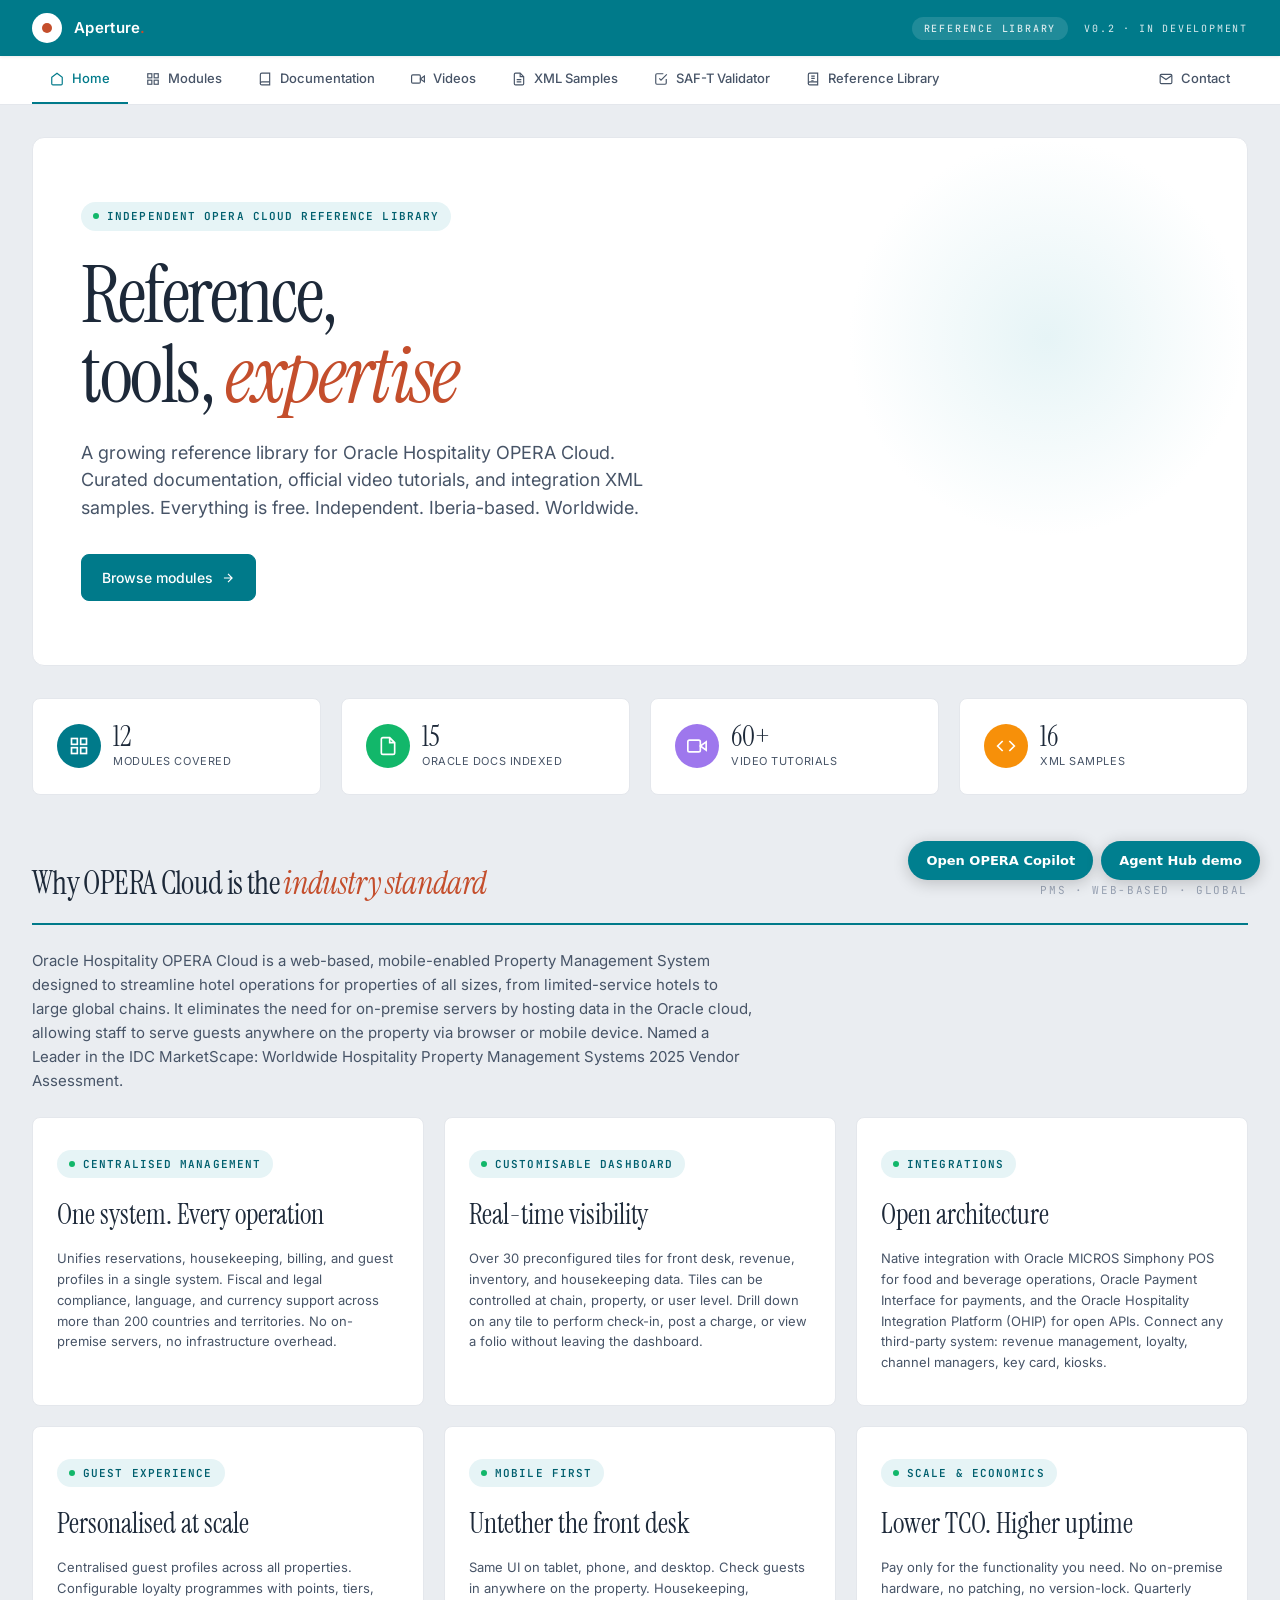
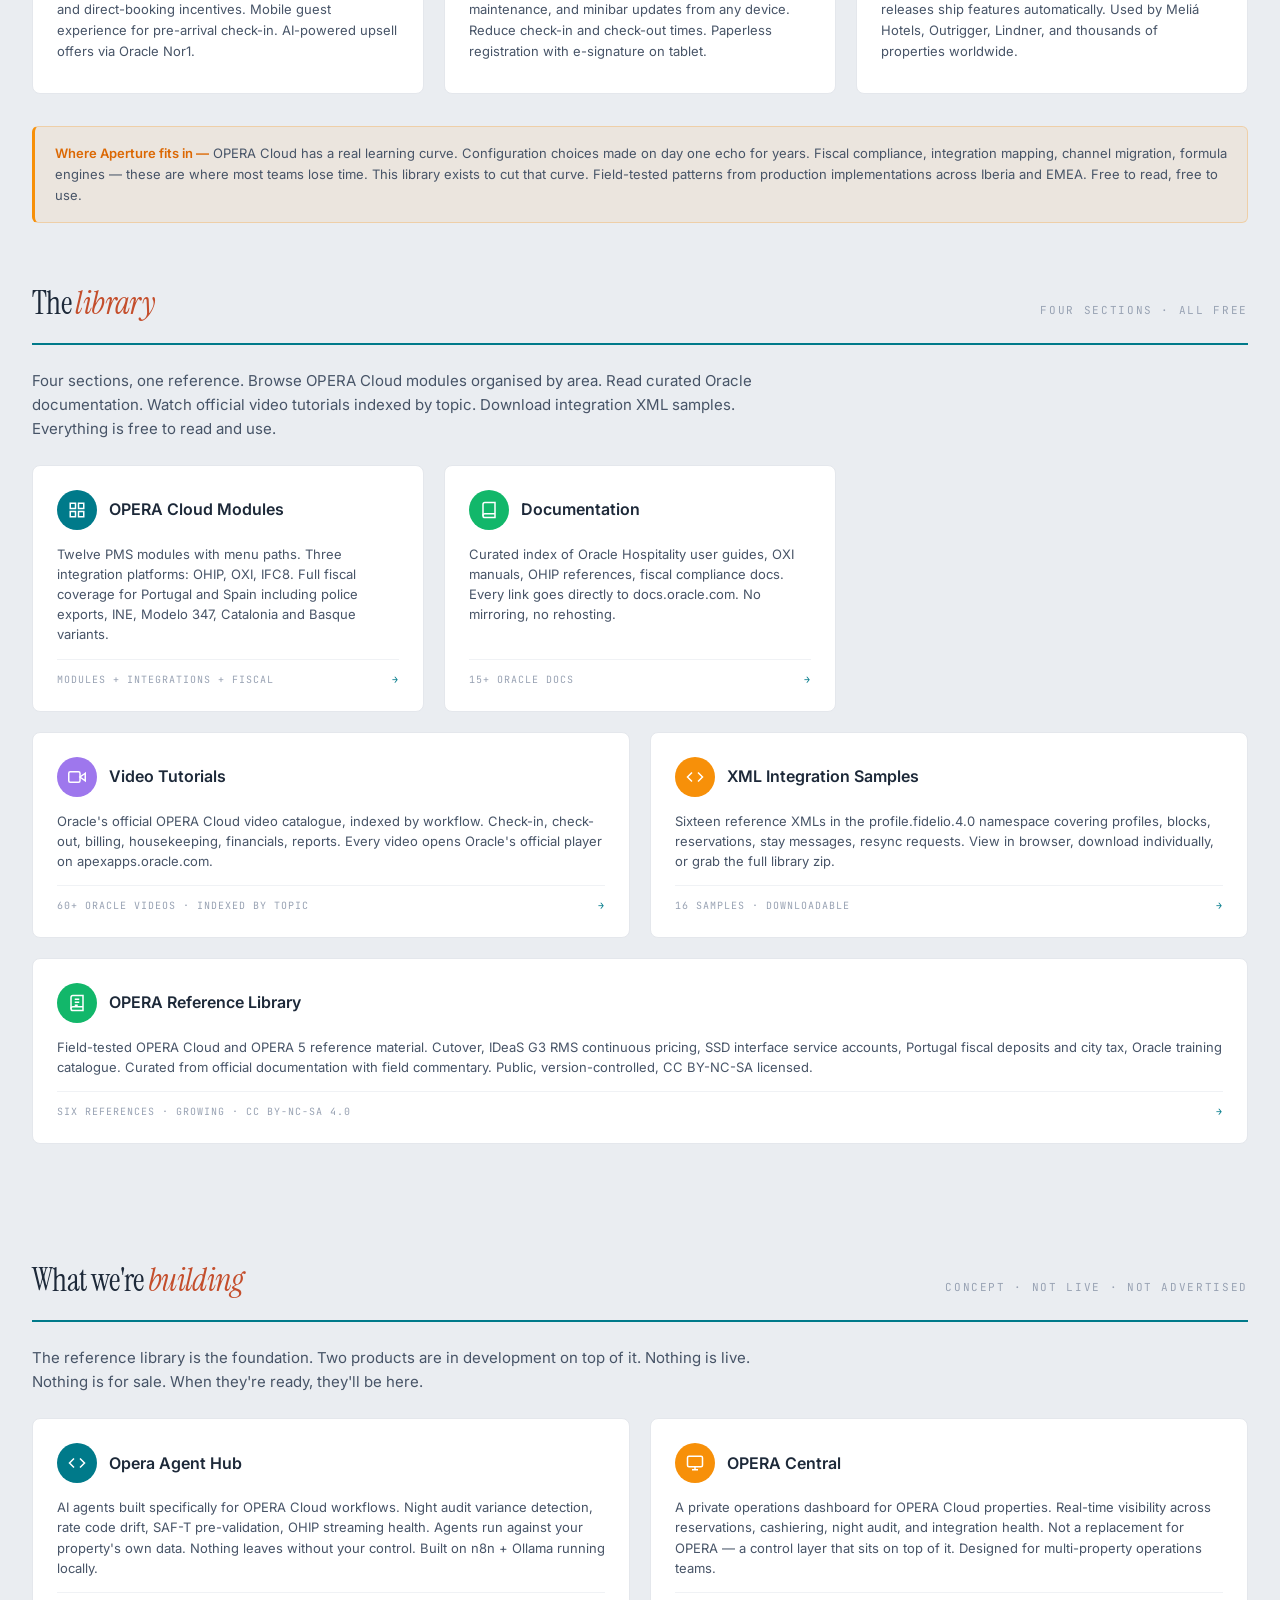
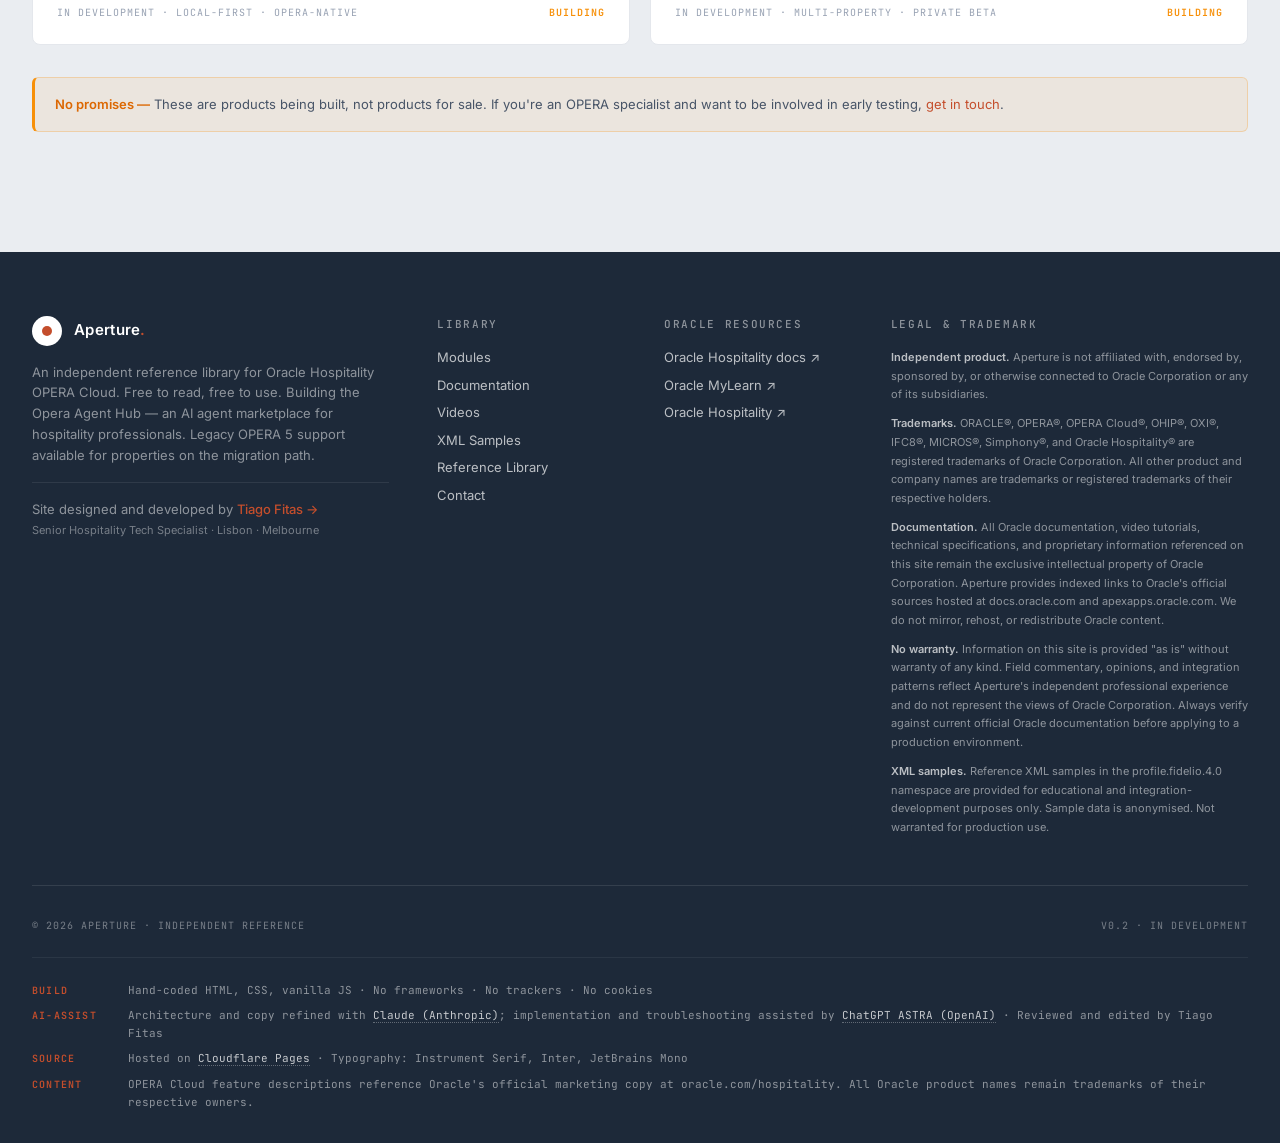
<file: index.html>
<!DOCTYPE html>
<html lang="en">
<head>
<meta charset="UTF-8">
<meta name="viewport" content="width=device-width, initial-scale=1.0">
<title>Aperture · OPERA Cloud Reference Library</title>
<meta name="description" content="Free reference library for Oracle Hospitality OPERA Cloud. Curated documentation, official video tutorials, integration XML samples, and the Opera Agent Hub — a marketplace for hospitality AI agents.">
<link rel="preconnect" href="https://fonts.googleapis.com">
<link rel="preconnect" href="https://fonts.gstatic.com" crossorigin>
<link href="https://fonts.googleapis.com/css2?family=Instrument+Serif&family=JetBrains+Mono:wght@400;500;600&family=Inter:wght@400;500;600;700&display=swap" rel="stylesheet">
<link rel="stylesheet" href="assets/styles.css">
</head>
<body>

<!-- CINEMATIC BOOT INTRO -->
<div id="intro" style="display:none">

  <!-- TOP STATUS BAR -->
  <div class="boot-topbar">
    <div class="left">
      <span class="accent">● APERTURE</span>
      <span>v0.2 · IN DEVELOPMENT</span>
    </div>
    <div class="right">
      <span id="boot-clock">--:--:-- WET · LISBON</span>
    </div>
  </div>

  <!-- THREE-COLUMN STAGE -->
  <div class="boot-stage">

    <!-- LEFT COLUMN - COORDS + META -->
    <div class="boot-left">
      <span class="label">— Origins</span>
      <span class="value accent">LISBON · PORTUGAL</span>
      <span class="value">38.7223° N · 9.1393° W</span>
      <span class="value accent" style="margin-top: 8px; display: block;">MELBOURNE · AUSTRALIA</span>
      <span class="value">37.8136° S · 144.9631° E</span>

      <span class="label">— Reference</span>
      <span class="value">ORACLE OPERA CLOUD</span>
      <span class="value">LATEST RELEASES INDEXED</span>

      <span class="label">— Coverage</span>
      <span class="value">GLOBAL · OPERA CLOUD WORLDWIDE</span>
      <span class="value">FISCAL · PORTUGAL · SPAIN</span>

      <span class="label">— Availability</span>
      <span class="value">FREE · OPEN · WORLDWIDE</span>
      <span class="value">EU + APAC TIMEZONES</span>
    </div>

    <!-- CENTRE - GLOBE + BRAND -->
    <div class="boot-centre">
      <canvas id="boot-globe" width="320" height="320"></canvas>
      <div class="boot-brand">
        <div class="boot-brand-name">Aperture<span class="dot">.</span></div>
        <div class="boot-brand-tag">Independent OPERA Cloud Reference</div>
      </div>
    </div>

    <!-- RIGHT COLUMN - STATUS LIST -->
    <div class="boot-right">
      <div class="boot-status-head">— SYSTEM STATUS</div>
      <div id="status-list"></div>
    </div>

  </div>

  <!-- BOTTOM BAR - SYSTEM INFO + ENTER -->
  <div class="boot-bottom">
    <div class="boot-system-info" id="boot-system">
      APERTURE ENGINE · v0.2<br>
      ORACLE OPERA CLOUD · LATEST<br>
      BUILD ----
    </div>
    <button id="intro-enter" class="intro-enter">
      <span class="intro-pulse"></span>
      Enter library
    </button>
    <div class="boot-system-info" style="text-align: right;">
      © 2026 APERTURE<br>
      INDEPENDENT REFERENCE<br>
      NOT AFFILIATED WITH ORACLE
    </div>
  </div>

</div>

<!-- TOP BAR -->
<header class="topbar">
  <div class="topbar-inner">
    <a href="index.html" class="brand">
      <div class="brand-mark"></div>
      <span class="name">Aperture<span class="dot">.</span></span>
    </a>
    <div class="topbar-meta">
      <span class="pill">REFERENCE LIBRARY</span>
      <span>v0.2 · IN DEVELOPMENT</span>
    </div>
  </div>
</header>

<!-- MENU -->
<nav class="menubar">
  <div class="menubar-inner">
    <a href="index.html" class="menu-link active">
      <svg viewBox="0 0 24 24" fill="none" stroke="currentColor" stroke-width="2"><path d="M3 9l9-7 9 7v11a2 2 0 01-2 2H5a2 2 0 01-2-2z"/></svg>
      Home
    </a>
    <a href="modules.html" class="menu-link">
      <svg viewBox="0 0 24 24" fill="none" stroke="currentColor" stroke-width="2"><rect x="3" y="3" width="7" height="7"/><rect x="14" y="3" width="7" height="7"/><rect x="3" y="14" width="7" height="7"/><rect x="14" y="14" width="7" height="7"/></svg>
      Modules
    </a>
    <a href="resources.html" class="menu-link">
      <svg viewBox="0 0 24 24" fill="none" stroke="currentColor" stroke-width="2"><path d="M4 19.5A2.5 2.5 0 016.5 17H20"/><path d="M6.5 2H20v20H6.5A2.5 2.5 0 014 19.5v-15A2.5 2.5 0 016.5 2z"/></svg>
      Documentation
    </a>
    <a href="videos.html" class="menu-link">
      <svg viewBox="0 0 24 24" fill="none" stroke="currentColor" stroke-width="2"><polygon points="23 7 16 12 23 17 23 7"/><rect x="1" y="5" width="15" height="14" rx="2"/></svg>
      Videos
    </a>
    <a href="xml-library.html" class="menu-link">
      <svg viewBox="0 0 24 24" fill="none" stroke="currentColor" stroke-width="2"><path d="M14 2H6a2 2 0 00-2 2v16a2 2 0 002 2h12a2 2 0 002-2V8z"/><path d="M14 2v6h6 M16 13H8 M16 17H8"/></svg>
      XML Samples
    </a>
    <a href="saft.html" class="menu-link">
      <svg viewBox="0 0 24 24" fill="none" stroke="currentColor" stroke-width="2"><path d="M9 11l3 3L22 4"/><path d="M21 12v7a2 2 0 01-2 2H5a2 2 0 01-2-2V5a2 2 0 012-2h11"/></svg>
      SAF-T Validator
    </a>
    <a href="opera-library.html" class="menu-link">
      <svg viewBox="0 0 24 24" fill="none" stroke="currentColor" stroke-width="2"><path d="M4 19.5A2.5 2.5 0 016.5 17H20"/><path d="M6.5 2H20v20H6.5A2.5 2.5 0 014 19.5v-15A2.5 2.5 0 016.5 2z"/><path d="M9 7h6 M9 11h6 M9 15h4"/></svg>
      Reference Library
    </a>
    <div class="menubar-actions">
      <a href="services.html#contact" class="menu-link">
        <svg viewBox="0 0 24 24" fill="none" stroke="currentColor" stroke-width="2"><path d="M4 4h16c1.1 0 2 .9 2 2v12c0 1.1-.9 2-2 2H4c-1.1 0-2-.9-2-2V6c0-1.1.9-2 2-2z"/><polyline points="22,6 12,13 2,6"/></svg>
        Contact
      </a>
    </div>
  </div>
</nav>

<!-- PAGE CONTENT -->
<div class="page">

  <!-- HERO -->
  <section class="hero">
    <div class="hero-content">
      <div class="hero-eyebrow">
        <span class="dot"></span>
        Independent OPERA Cloud reference library
      </div>
      <h1>Reference,<br>tools, <span class="accent">expertise</span></h1>
      <p class="lead">A growing reference library for Oracle Hospitality OPERA Cloud. Curated documentation, official video tutorials, and integration XML samples. Everything is free. Independent. Iberia-based. Worldwide.</p>
      <div class="ctas">
        <a href="modules.html" class="btn btn-primary">
          Browse modules
          <svg width="14" height="14" viewBox="0 0 24 24" fill="none" stroke="currentColor" stroke-width="2"><path d="M5 12h14M12 5l7 7-7 7"/></svg>
        </a>
      </div>
    </div>
  </section>

  <!-- STAT TILES (PMS dashboard style) -->
  <div class="tiles">
    <div class="tile span-3">
      <div class="stat">
        <div class="stat-icon teal">
          <svg viewBox="0 0 24 24"><rect x="3" y="3" width="7" height="7"/><rect x="14" y="3" width="7" height="7"/><rect x="3" y="14" width="7" height="7"/><rect x="14" y="14" width="7" height="7"/></svg>
        </div>
        <div>
          <div class="stat-num">12</div>
          <div class="stat-label">Modules covered</div>
        </div>
      </div>
    </div>
    <div class="tile span-3">
      <div class="stat">
        <div class="stat-icon green">
          <svg viewBox="0 0 24 24"><path d="M14 2H6a2 2 0 00-2 2v16a2 2 0 002 2h12a2 2 0 002-2V8z M14 2v6h6"/></svg>
        </div>
        <div>
          <div class="stat-num">15</div>
          <div class="stat-label">Oracle docs indexed</div>
        </div>
      </div>
    </div>
    <div class="tile span-3">
      <div class="stat">
        <div class="stat-icon purple">
          <svg viewBox="0 0 24 24"><polygon points="23 7 16 12 23 17 23 7"/><rect x="1" y="5" width="15" height="14" rx="2"/></svg>
        </div>
        <div>
          <div class="stat-num">60+</div>
          <div class="stat-label">Video tutorials</div>
        </div>
      </div>
    </div>
    <div class="tile span-3">
      <div class="stat">
        <div class="stat-icon orange">
          <svg viewBox="0 0 24 24"><polyline points="16 18 22 12 16 6"/><polyline points="8 6 2 12 8 18"/></svg>
        </div>
        <div>
          <div class="stat-num">16</div>
          <div class="stat-label">XML samples</div>
        </div>
      </div>
    </div>
  </div>

  <!-- WHY OPERA CLOUD -->
  <div class="section-head">
    <h2>Why OPERA Cloud is the <span class="accent">industry standard</span></h2>
    <span class="count">PMS · WEB-BASED · GLOBAL</span>
  </div>
  <p class="section-intro">Oracle Hospitality OPERA Cloud is a web-based, mobile-enabled Property Management System designed to streamline hotel operations for properties of all sizes, from limited-service hotels to large global chains. It eliminates the need for on-premise servers by hosting data in the Oracle cloud, allowing staff to serve guests anywhere on the property via browser or mobile device. Named a Leader in the IDC MarketScape: Worldwide Hospitality Property Management Systems 2025 Vendor Assessment.</p>

  <div class="tiles">
    <div class="tile span-4">
      <div style="padding: 8px 0;">
        <div class="hero-eyebrow" style="background: var(--teal-soft); margin-bottom: 16px;">
          <span class="dot"></span> CENTRALISED MANAGEMENT
        </div>
        <h3 style="font-family: 'Instrument Serif', Georgia, serif; font-size: 28px; font-weight: 400; margin-bottom: 12px;">One system. Every operation</h3>
        <p style="font-size: 13px; color: var(--ink-soft); line-height: 1.6;">Unifies reservations, housekeeping, billing, and guest profiles in a single system. Fiscal and legal compliance, language, and currency support across more than 200 countries and territories. No on-premise servers, no infrastructure overhead.</p>
      </div>
    </div>

    <div class="tile span-4">
      <div style="padding: 8px 0;">
        <div class="hero-eyebrow" style="background: var(--teal-soft); margin-bottom: 16px;">
          <span class="dot"></span> CUSTOMISABLE DASHBOARD
        </div>
        <h3 style="font-family: 'Instrument Serif', Georgia, serif; font-size: 28px; font-weight: 400; margin-bottom: 12px;">Real-time visibility</h3>
        <p style="font-size: 13px; color: var(--ink-soft); line-height: 1.6;">Over 30 preconfigured tiles for front desk, revenue, inventory, and housekeeping data. Tiles can be controlled at chain, property, or user level. Drill down on any tile to perform check-in, post a charge, or view a folio without leaving the dashboard.</p>
      </div>
    </div>

    <div class="tile span-4">
      <div style="padding: 8px 0;">
        <div class="hero-eyebrow" style="background: var(--teal-soft); margin-bottom: 16px;">
          <span class="dot"></span> INTEGRATIONS
        </div>
        <h3 style="font-family: 'Instrument Serif', Georgia, serif; font-size: 28px; font-weight: 400; margin-bottom: 12px;">Open architecture</h3>
        <p style="font-size: 13px; color: var(--ink-soft); line-height: 1.6;">Native integration with Oracle MICROS Simphony POS for food and beverage operations, Oracle Payment Interface for payments, and the Oracle Hospitality Integration Platform (OHIP) for open APIs. Connect any third-party system: revenue management, loyalty, channel managers, key card, kiosks.</p>
      </div>
    </div>

    <div class="tile span-4">
      <div style="padding: 8px 0;">
        <div class="hero-eyebrow" style="background: var(--teal-soft); margin-bottom: 16px;">
          <span class="dot"></span> GUEST EXPERIENCE
        </div>
        <h3 style="font-family: 'Instrument Serif', Georgia, serif; font-size: 28px; font-weight: 400; margin-bottom: 12px;">Personalised at scale</h3>
        <p style="font-size: 13px; color: var(--ink-soft); line-height: 1.6;">Centralised guest profiles across all properties. Configurable loyalty programmes with points, tiers, and direct-booking incentives. Mobile guest experience for pre-arrival check-in. AI-powered upsell offers via Oracle Nor1.</p>
      </div>
    </div>

    <div class="tile span-4">
      <div style="padding: 8px 0;">
        <div class="hero-eyebrow" style="background: var(--teal-soft); margin-bottom: 16px;">
          <span class="dot"></span> MOBILE FIRST
        </div>
        <h3 style="font-family: 'Instrument Serif', Georgia, serif; font-size: 28px; font-weight: 400; margin-bottom: 12px;">Untether the front desk</h3>
        <p style="font-size: 13px; color: var(--ink-soft); line-height: 1.6;">Same UI on tablet, phone, and desktop. Check guests in anywhere on the property. Housekeeping, maintenance, and minibar updates from any device. Reduce check-in and check-out times. Paperless registration with e-signature on tablet.</p>
      </div>
    </div>

    <div class="tile span-4">
      <div style="padding: 8px 0;">
        <div class="hero-eyebrow" style="background: var(--teal-soft); margin-bottom: 16px;">
          <span class="dot"></span> SCALE & ECONOMICS
        </div>
        <h3 style="font-family: 'Instrument Serif', Georgia, serif; font-size: 28px; font-weight: 400; margin-bottom: 12px;">Lower TCO. Higher uptime</h3>
        <p style="font-size: 13px; color: var(--ink-soft); line-height: 1.6;">Pay only for the functionality you need. No on-premise hardware, no patching, no version-lock. Quarterly releases ship features automatically. Used by Meliá Hotels, Outrigger, Lindner, and thousands of properties worldwide.</p>
      </div>
    </div>
  </div>

  <div class="disclaimer" style="margin-top: 24px;">
    <strong>Where Aperture fits in —</strong> OPERA Cloud has a real learning curve. Configuration choices made on day one echo for years. Fiscal compliance, integration mapping, channel migration, formula engines — these are where most teams lose time. This library exists to cut that curve. Field-tested patterns from production implementations across Iberia and EMEA. Free to read, free to use.
  </div>

  <!-- LIBRARY ENTRY POINTS -->
  <div class="section-head">
    <h2>The <span class="accent">library</span></h2>
    <span class="count">FOUR SECTIONS · ALL FREE</span>
  </div>
  <p class="section-intro">Four sections, one reference. Browse OPERA Cloud modules organised by area. Read curated Oracle documentation. Watch official video tutorials indexed by topic. Download integration XML samples. Everything is free to read and use.</p>

  <div class="tiles">
    <a href="modules.html" class="tile span-4 module-tile">
      <div class="head">
        <div class="icon teal">
          <svg viewBox="0 0 24 24"><rect x="3" y="3" width="7" height="7"/><rect x="14" y="3" width="7" height="7"/><rect x="3" y="14" width="7" height="7"/><rect x="14" y="14" width="7" height="7"/></svg>
        </div>
        <h3>OPERA Cloud Modules</h3>
      </div>
      <p class="desc">Twelve PMS modules with menu paths. Three integration platforms: OHIP, OXI, IFC8. Full fiscal coverage for Portugal and Spain including police exports, INE, Modelo 347, Catalonia and Basque variants.</p>
      <div class="foot">
        <span>MODULES + INTEGRATIONS + FISCAL</span>
        <span class="badge">→</span>
      </div>
    </a>

    <a href="resources.html" class="tile span-4 module-tile">
      <div class="head">
        <div class="icon green">
          <svg viewBox="0 0 24 24"><path d="M4 19.5A2.5 2.5 0 016.5 17H20"/><path d="M6.5 2H20v20H6.5A2.5 2.5 0 014 19.5v-15A2.5 2.5 0 016.5 2z"/></svg>
        </div>
        <h3>Documentation</h3>
      </div>
      <p class="desc">Curated index of Oracle Hospitality user guides, OXI manuals, OHIP references, fiscal compliance docs. Every link goes directly to docs.oracle.com. No mirroring, no rehosting.</p>
      <div class="foot">
        <span>15+ ORACLE DOCS</span>
        <span class="badge">→</span>
      </div>
    </a>

    <a href="videos.html" class="tile span-6 module-tile">
      <div class="head">
        <div class="icon purple">
          <svg viewBox="0 0 24 24"><polygon points="23 7 16 12 23 17 23 7"/><rect x="1" y="5" width="15" height="14" rx="2"/></svg>
        </div>
        <h3>Video Tutorials</h3>
      </div>
      <p class="desc">Oracle's official OPERA Cloud video catalogue, indexed by workflow. Check-in, check-out, billing, housekeeping, financials, reports. Every video opens Oracle's official player on apexapps.oracle.com.</p>
      <div class="foot">
        <span>60+ ORACLE VIDEOS · INDEXED BY TOPIC</span>
        <span class="badge">→</span>
      </div>
    </a>

    <a href="xml-library.html" class="tile span-6 module-tile">
      <div class="head">
        <div class="icon orange">
          <svg viewBox="0 0 24 24"><polyline points="16 18 22 12 16 6"/><polyline points="8 6 2 12 8 18"/></svg>
        </div>
        <h3>XML Integration Samples</h3>
      </div>
      <p class="desc">Sixteen reference XMLs in the profile.fidelio.4.0 namespace covering profiles, blocks, reservations, stay messages, resync requests. View in browser, download individually, or grab the full library zip.</p>
      <div class="foot">
        <span>16 SAMPLES · DOWNLOADABLE</span>
        <span class="badge">→</span>
      </div>
    </a>

    <a href="opera-library.html" class="tile span-12 module-tile">
      <div class="head">
        <div class="icon green">
          <svg viewBox="0 0 24 24"><path d="M4 19.5A2.5 2.5 0 016.5 17H20"/><path d="M6.5 2H20v20H6.5A2.5 2.5 0 014 19.5v-15A2.5 2.5 0 016.5 2z"/><path d="M9 7h6 M9 11h6 M9 15h4"/></svg>
        </div>
        <h3>OPERA Reference Library</h3>
      </div>
      <p class="desc">Field-tested OPERA Cloud and OPERA 5 reference material. Cutover, IDeaS G3 RMS continuous pricing, SSD interface service accounts, Portugal fiscal deposits and city tax, Oracle training catalogue. Curated from official documentation with field commentary. Public, version-controlled, CC BY-NC-SA licensed.</p>
      <div class="foot">
        <span>SIX REFERENCES · GROWING · CC BY-NC-SA 4.0</span>
        <span class="badge">→</span>
      </div>
    </a>
  </div>

  <!-- ═══════════════════════════════════════════════════════════════ -->
  <!-- WHAT WE'RE BUILDING                                            -->
  <!-- ═══════════════════════════════════════════════════════════════ -->
  <div class="section-head" style="margin-top: 80px;">
    <h2>What we're <span class="accent">building</span></h2>
    <span class="count">CONCEPT · NOT LIVE · NOT ADVERTISED</span>
  </div>
  <p class="section-intro">The reference library is the foundation. Two products are in development on top of it. Nothing is live. Nothing is for sale. When they're ready, they'll be here.</p>

  <div class="tiles">
    <div class="tile span-6 module-tile">
      <div class="head">
        <div class="icon teal">
          <svg viewBox="0 0 24 24"><polyline points="16 18 22 12 16 6"/><polyline points="8 6 2 12 8 18"/></svg>
        </div>
        <h3>Opera Agent Hub</h3>
      </div>
      <p class="desc">AI agents built specifically for OPERA Cloud workflows. Night audit variance detection, rate code drift, SAF-T pre-validation, OHIP streaming health. Agents run against your property's own data. Nothing leaves without your control. Built on n8n + Ollama running locally.</p>
      <div class="foot">
        <span>IN DEVELOPMENT · LOCAL-FIRST · OPERA-NATIVE</span>
        <span class="badge upcoming">Building</span>
      </div>
    </div>

    <div class="tile span-6 module-tile">
      <div class="head">
        <div class="icon orange">
          <svg viewBox="0 0 24 24"><rect x="2" y="3" width="20" height="14" rx="2"/><path d="M8 21h8M12 17v4"/></svg>
        </div>
        <h3>OPERA Central</h3>
      </div>
      <p class="desc">A private operations dashboard for OPERA Cloud properties. Real-time visibility across reservations, cashiering, night audit, and integration health. Not a replacement for OPERA — a control layer that sits on top of it. Designed for multi-property operations teams.</p>
      <div class="foot">
        <span>IN DEVELOPMENT · MULTI-PROPERTY · PRIVATE BETA</span>
        <span class="badge upcoming">Building</span>
      </div>
    </div>
  </div>

  <div class="disclaimer" style="margin-top: 24px;">
    <strong>No promises —</strong> These are products being built, not products for sale. If you're an OPERA specialist and want to be involved in early testing, <a href="services.html#contact" style="color: var(--accent); text-decoration: none;">get in touch</a>.
  </div>

</div>

<!-- FOOTER (legal-heavy) -->
<footer class="footer">
  <div class="footer-inner">
    <div class="footer-grid">
      <div class="footer-brand">
        <a href="index.html" class="brand">
          <div class="brand-mark"></div>
          <span class="name">Aperture<span class="dot">.</span></span>
        </a>
        <p class="blurb">An independent reference library for Oracle Hospitality OPERA Cloud. Free to read, free to use. Building the Opera Agent Hub — an AI agent marketplace for hospitality professionals. Legacy OPERA 5 support available for properties on the migration path.</p>
        <p class="blurb" style="margin-top: 16px; padding-top: 16px; border-top: 1px solid rgba(255,255,255,0.08);">Site designed and developed by <a href="https://www.linkedin.com/in/tiagofitas76/" target="_blank" rel="noopener" style="color: var(--accent); text-decoration: none; font-weight: 500;">Tiago Fitas →</a><br><span style="font-size: 11px; color: rgba(255,255,255,0.4);">Senior Hospitality Tech Specialist · Lisbon &middot; Melbourne</span></p>
      </div>
      <div>
        <h4>Library</h4>
        <ul>
          <li><a href="modules.html">Modules</a></li>
          <li><a href="resources.html">Documentation</a></li>
          <li><a href="videos.html">Videos</a></li>
          <li><a href="xml-library.html">XML Samples</a></li>
          <li><a href="opera-library.html">Reference Library</a></li>
          <li><a href="services.html#contact">Contact</a></li>
        </ul>
      </div>
      <div>
        <h4>Oracle Resources</h4>
        <ul>
          <li><a href="https://docs.oracle.com/en/industries/hospitality/" target="_blank" rel="noopener">Oracle Hospitality docs ↗</a></li>
          <li><a href="https://learn.oracle.com" target="_blank" rel="noopener">Oracle MyLearn ↗</a></li>
          <li><a href="https://www.oracle.com/hospitality/" target="_blank" rel="noopener">Oracle Hospitality ↗</a></li>
        </ul>
      </div>
      <div>
        <h4>Legal &amp; Trademark</h4>
        <div class="footer-legal">
          <p><strong>Independent product.</strong> Aperture is not affiliated with, endorsed by, sponsored by, or otherwise connected to Oracle Corporation or any of its subsidiaries.</p>
          <p><strong>Trademarks.</strong> ORACLE®, OPERA®, OPERA Cloud®, OHIP®, OXI®, IFC8®, MICROS®, Simphony®, and Oracle Hospitality® are registered trademarks of Oracle Corporation. All other product and company names are trademarks or registered trademarks of their respective holders.</p>
          <p><strong>Documentation.</strong> All Oracle documentation, video tutorials, technical specifications, and proprietary information referenced on this site remain the exclusive intellectual property of Oracle Corporation. Aperture provides indexed links to Oracle's official sources hosted at docs.oracle.com and apexapps.oracle.com. We do not mirror, rehost, or redistribute Oracle content.</p>
          <p><strong>No warranty.</strong> Information on this site is provided "as is" without warranty of any kind. Field commentary, opinions, and integration patterns reflect Aperture's independent professional experience and do not represent the views of Oracle Corporation. Always verify against current official Oracle documentation before applying to a production environment.</p>
          <p><strong>XML samples.</strong> Reference XML samples in the profile.fidelio.4.0 namespace are provided for educational and integration-development purposes only. Sample data is anonymised. Not warranted for production use.</p>
        </div>
      </div>
    </div>
    <div class="footer-bottom">
      <div>© 2026 APERTURE · INDEPENDENT REFERENCE</div>
      <div>v0.2 · IN DEVELOPMENT</div>
    </div>
    <div class="footer-credits">
      <div class="credits-line">
        <span class="credits-label">BUILD</span>
        <span>Hand-coded HTML, CSS, vanilla JS · No frameworks · No trackers · No cookies</span>
      </div>
      <div class="credits-line">
        <span class="credits-label">AI-ASSIST</span>
        <span>Architecture and copy refined with <a href="https://www.anthropic.com/claude" target="_blank" rel="noopener">Claude (Anthropic)</a>; implementation and troubleshooting assisted by <a href="https://chatgpt.com/" target="_blank" rel="noopener">ChatGPT ASTRA (OpenAI)</a> · Reviewed and edited by Tiago Fitas</span>
      </div>
      <div class="credits-line">
        <span class="credits-label">SOURCE</span>
        <span>Hosted on <a href="https://pages.cloudflare.com" target="_blank" rel="noopener">Cloudflare Pages</a> · Typography: Instrument Serif, Inter, JetBrains Mono</span>
      </div>
      <div class="credits-line">
        <span class="credits-label">CONTENT</span>
        <span>OPERA Cloud feature descriptions reference Oracle's official marketing copy at oracle.com/hospitality. All Oracle product names remain trademarks of their respective owners.</span>
      </div>
    </div>
  </div>
</footer>

<script src="assets/intro.js"></script>

<nav class="copilot-links" aria-label="OPERA tools"><a href="/copilot.html">Open OPERA Copilot</a><a href="/agent-hub.html">Agent Hub demo</a></nav>
<style>.copilot-links{position:fixed;bottom:20px;right:20px;z-index:9000;display:flex;gap:8px;flex-wrap:wrap;max-width:calc(100vw - 40px)}.copilot-links a{background:#007f8f;color:white;padding:12px 18px;border-radius:24px;text-decoration:none;font:600 13px system-ui;box-shadow:0 3px 16px #0003}.copilot-links a:focus-visible{outline:3px solid #f90;outline-offset:3px}</style>
</body></html>
</file>
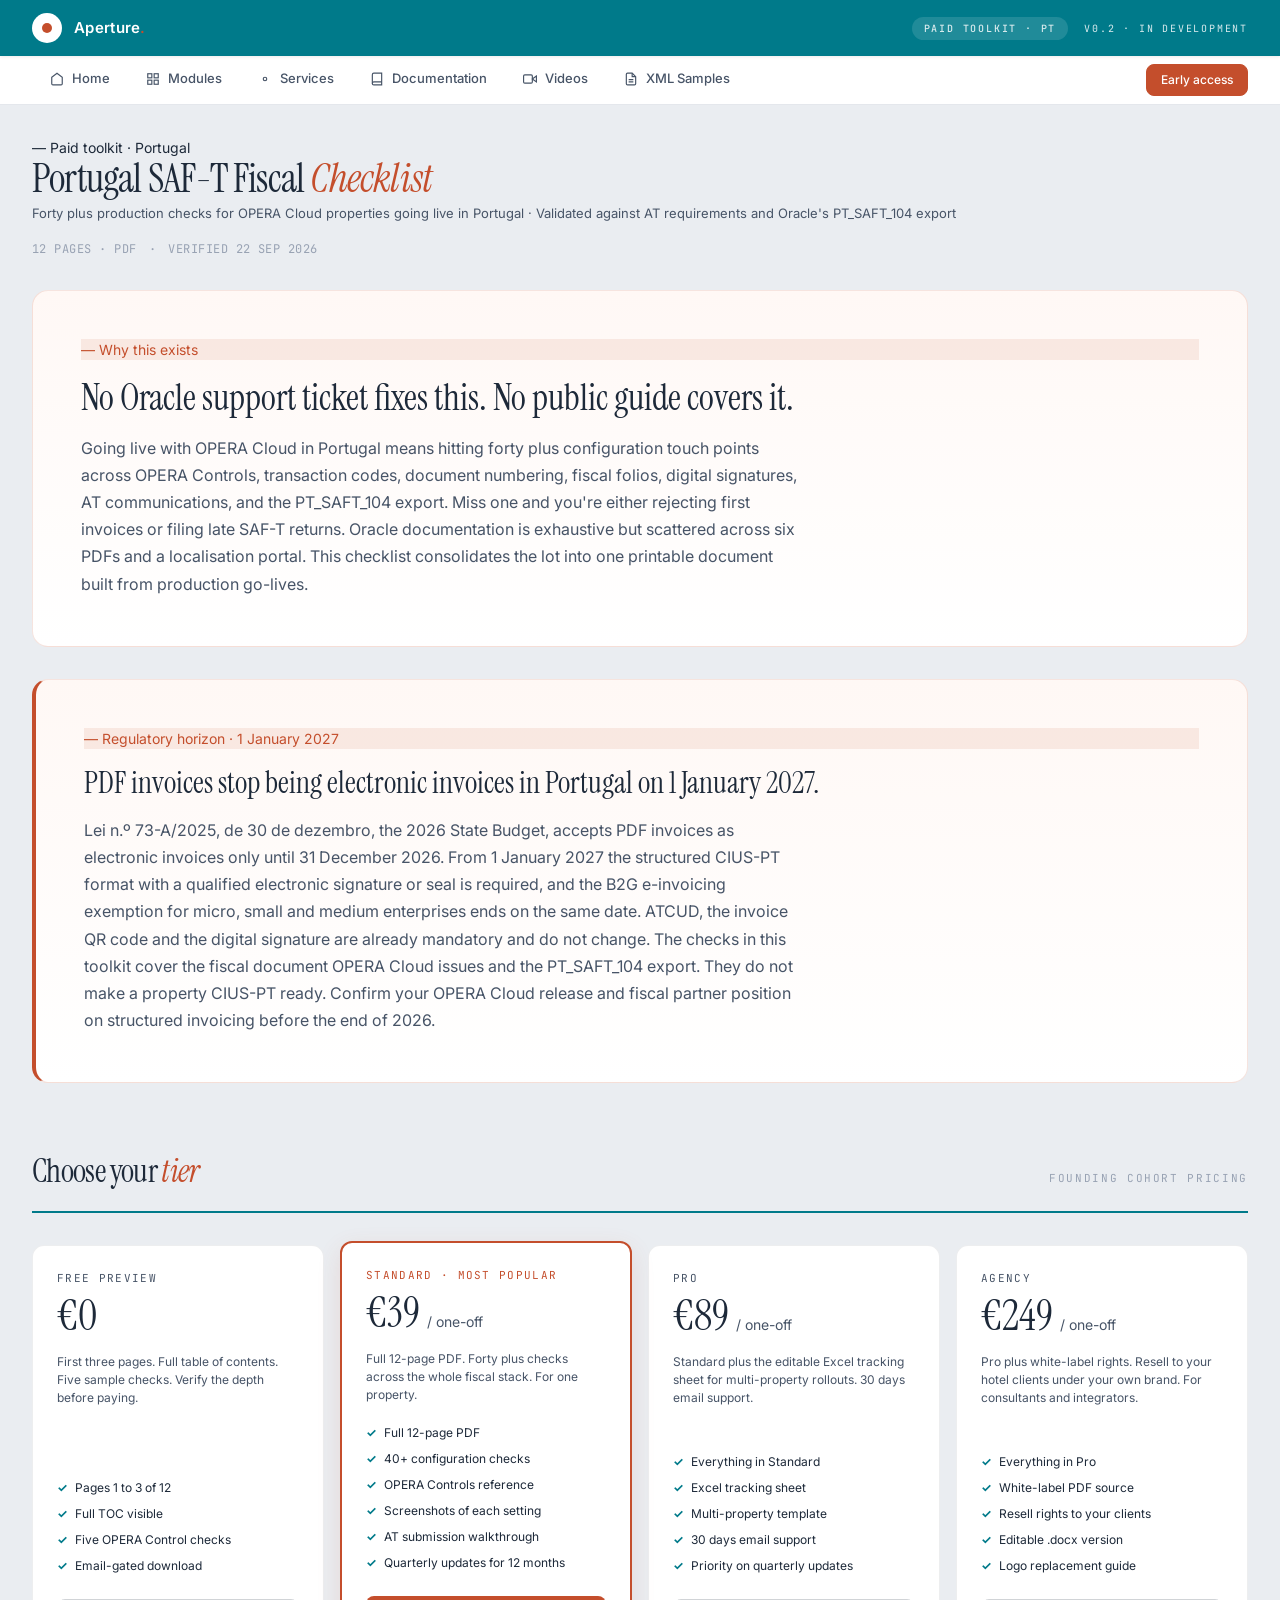
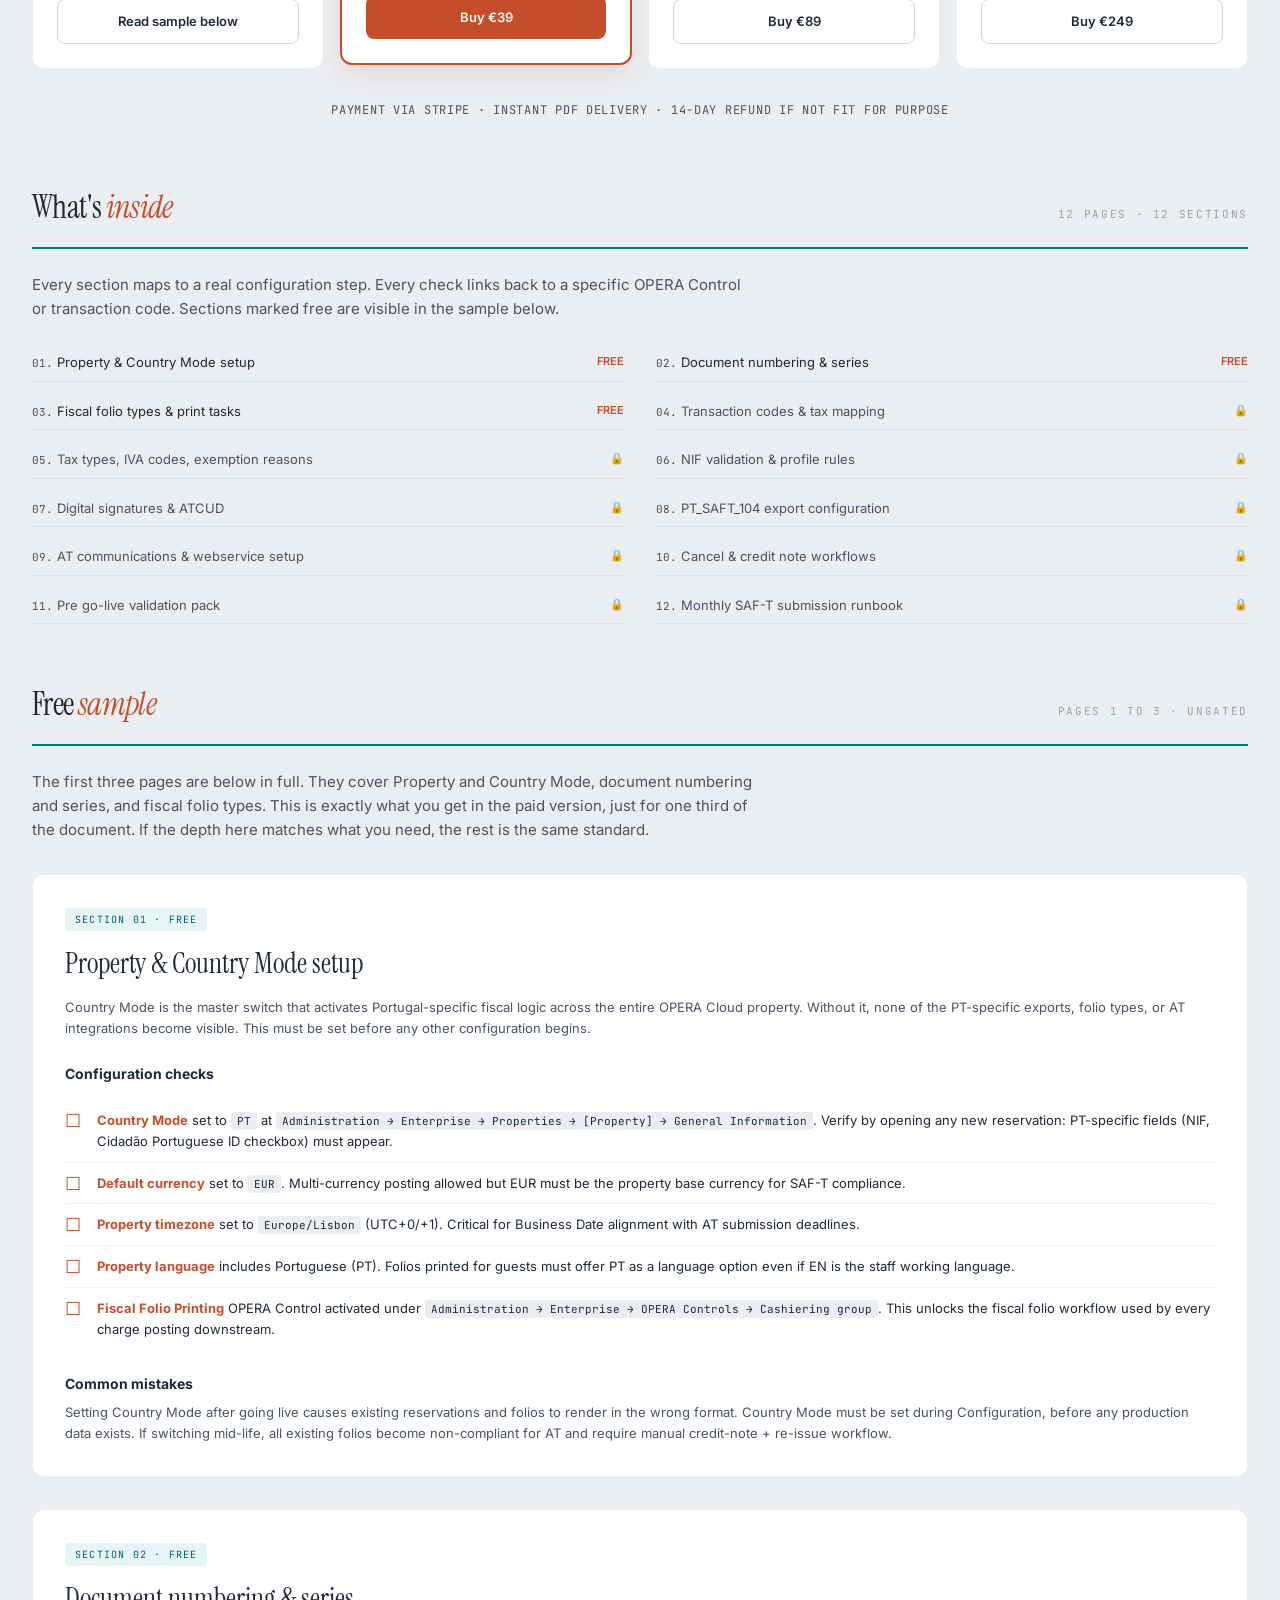
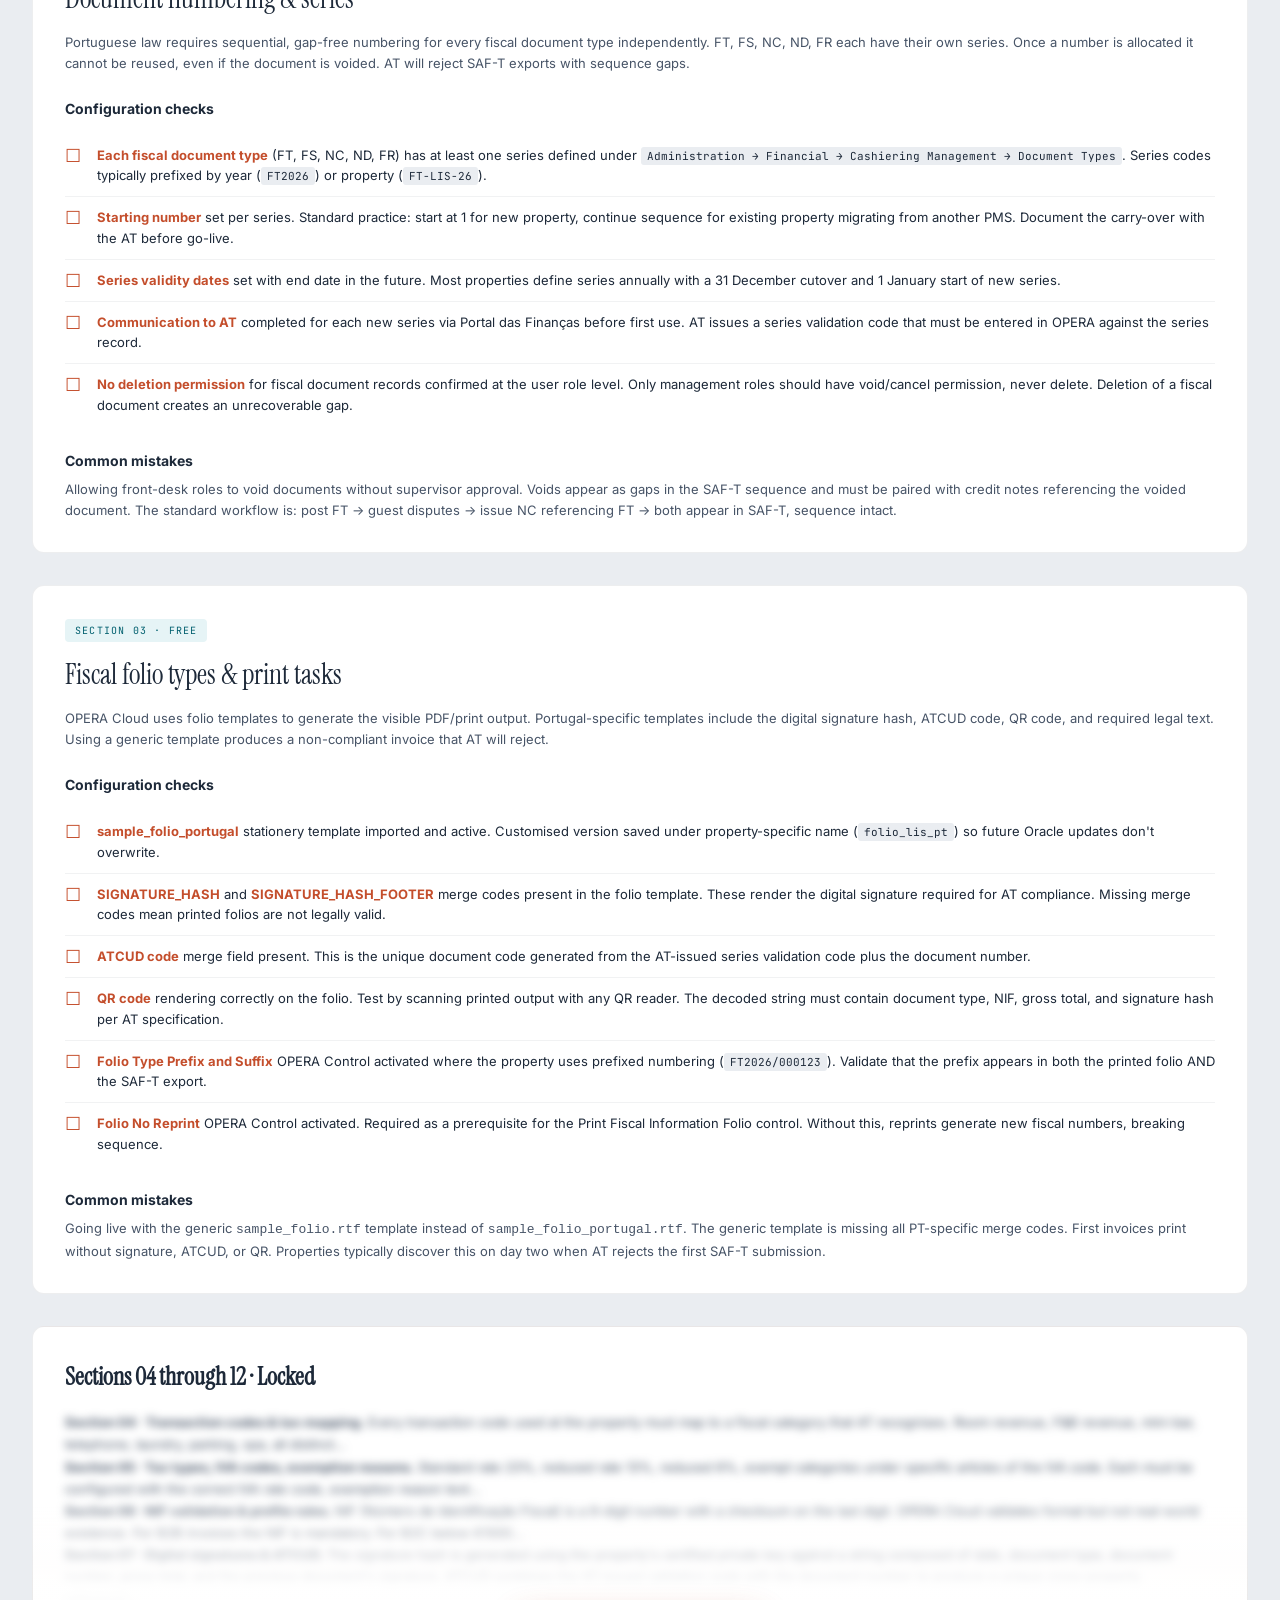
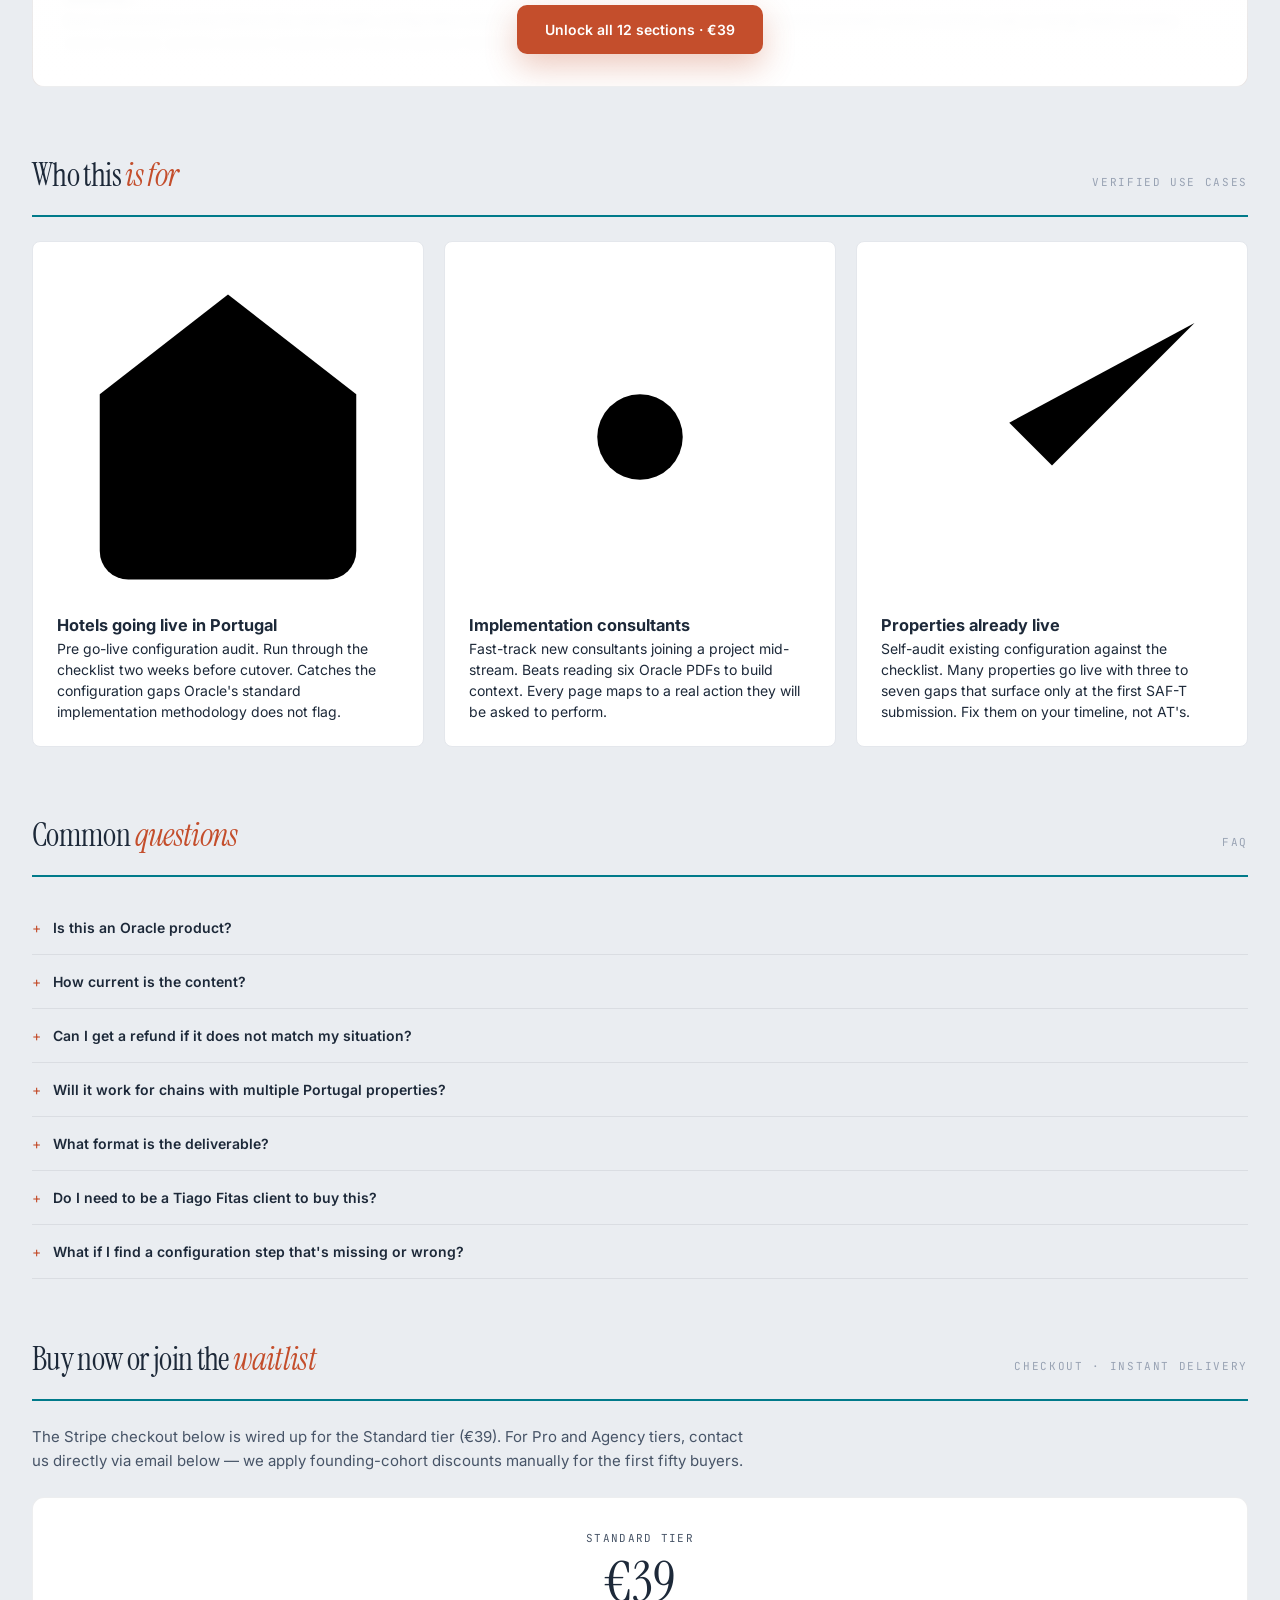
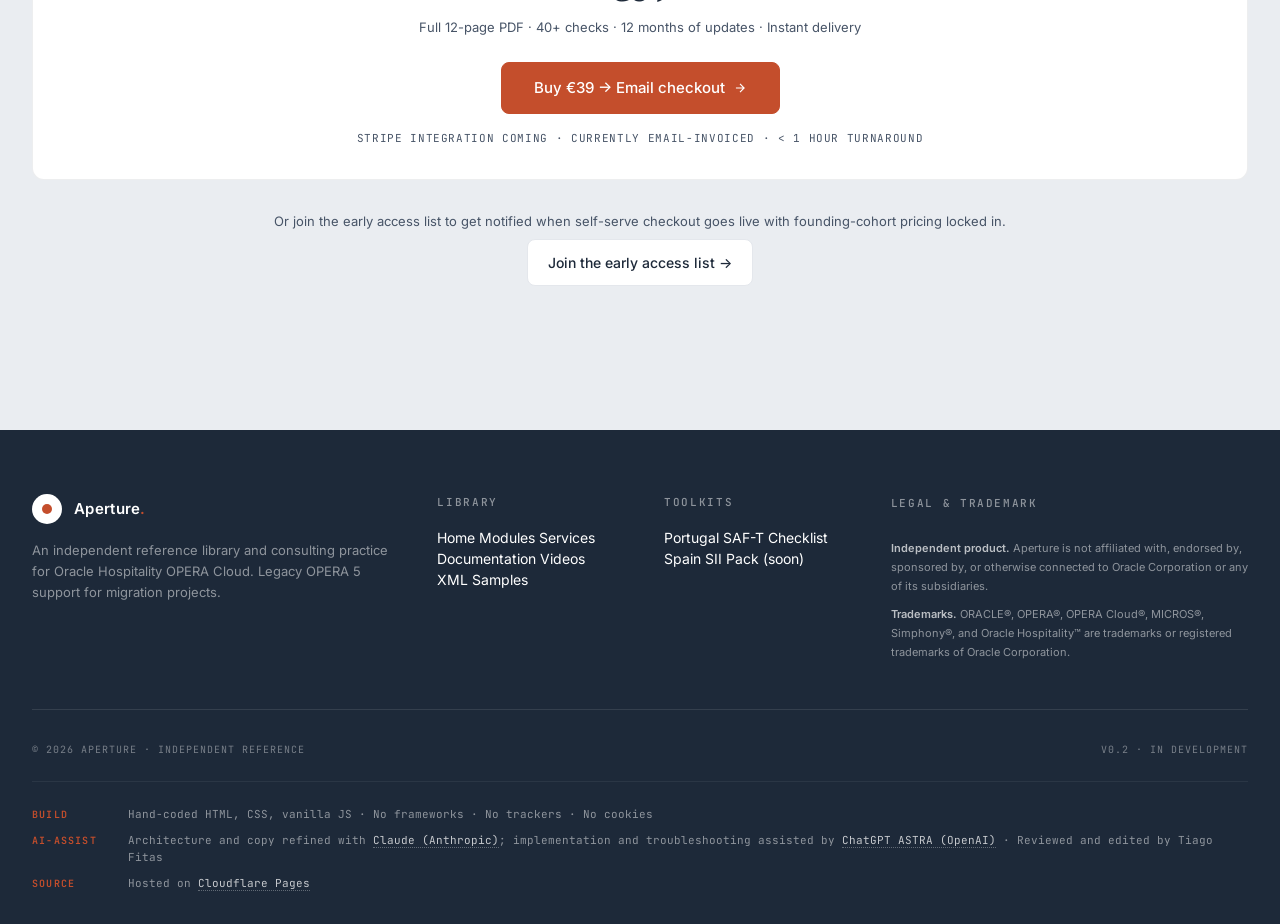
<file: checklist-portugal-saft.html>
<!DOCTYPE html>
<html lang="en">
<head>
<meta charset="UTF-8">
<meta name="viewport" content="width=device-width, initial-scale=1.0">
<title>Portugal SAF-T Fiscal Checklist · Aperture</title>
<meta name="description" content="Production-ready 12-page configuration checklist for OPERA Cloud properties going live in Portugal. 40+ checks across OPERA Controls, transaction codes, fiscal folios, document series, AT submission. Free sample, full version €39.">
<link rel="preconnect" href="https://fonts.googleapis.com">
<link href="https://fonts.googleapis.com/css2?family=Instrument+Serif&family=JetBrains+Mono:wght@400;500;600&family=Inter:wght@400;500;600;700&display=swap" rel="stylesheet">
<link rel="stylesheet" href="assets/styles.css">
<style>
  /* Page-specific styles for the checklist preview */
  .checklist-hero {
    background: linear-gradient(180deg, #fff8f5 0%, #fff 100%);
    border: 1px solid rgba(196, 78, 44, 0.15);
    border-radius: 16px;
    padding: 48px;
    margin-bottom: 32px;
  }
  .price-grid {
    display: grid;
    grid-template-columns: repeat(4, 1fr);
    gap: 16px;
    margin: 32px 0;
  }
  @media (max-width: 900px) {
    .price-grid { grid-template-columns: 1fr 1fr; }
  }
  @media (max-width: 600px) {
    .price-grid { grid-template-columns: 1fr; }
  }
  .price-card {
    background: var(--surface);
    border: 1px solid rgba(29, 41, 57, 0.08);
    border-radius: 12px;
    padding: 24px;
    display: flex;
    flex-direction: column;
    transition: all 0.2s;
  }
  .price-card.featured {
    border: 2px solid var(--accent);
    box-shadow: 0 8px 24px rgba(196, 78, 44, 0.12);
    transform: translateY(-4px);
  }
  .price-card .tier-name {
    font-family: 'JetBrains Mono', monospace;
    font-size: 11px;
    letter-spacing: 0.12em;
    text-transform: uppercase;
    color: var(--ink-soft);
    margin-bottom: 8px;
  }
  .price-card .tier-price {
    font-family: 'Instrument Serif', Georgia, serif;
    font-size: 42px;
    line-height: 1;
    color: var(--ink);
    margin-bottom: 4px;
  }
  .price-card .tier-price small {
    font-size: 14px;
    color: var(--ink-soft);
    font-family: 'Inter', sans-serif;
  }
  .price-card .tier-desc {
    font-size: 12px;
    color: var(--ink-soft);
    margin: 12px 0 16px;
    line-height: 1.5;
    flex: 1;
  }
  .price-card ul {
    list-style: none;
    padding: 0;
    margin: 0 0 20px 0;
  }
  .price-card li {
    font-size: 12px;
    color: var(--ink);
    padding: 4px 0 4px 18px;
    position: relative;
    line-height: 1.5;
  }
  .price-card li:before {
    content: '✓';
    position: absolute;
    left: 0;
    color: var(--teal);
    font-weight: bold;
  }
  .price-card .buy-btn {
    display: block;
    text-align: center;
    padding: 12px 16px;
    border-radius: 8px;
    text-decoration: none;
    font-weight: 600;
    font-size: 13px;
    transition: all 0.2s;
  }
  .price-card.featured .buy-btn {
    background: var(--accent);
    color: white;
  }
  .price-card.featured .buy-btn:hover { background: #a83d1f; }
  .price-card .buy-btn.secondary {
    background: transparent;
    color: var(--ink);
    border: 1px solid rgba(29, 41, 57, 0.2);
  }
  .price-card .buy-btn.secondary:hover { background: var(--bg); }

  .sample-section {
    background: var(--surface);
    border: 1px solid rgba(29, 41, 57, 0.08);
    border-radius: 12px;
    padding: 32px;
    margin: 32px 0;
    position: relative;
  }
  .sample-badge {
    display: inline-block;
    background: var(--teal-soft);
    color: var(--teal-dark);
    padding: 4px 10px;
    border-radius: 4px;
    font-family: 'JetBrains Mono', monospace;
    font-size: 10px;
    letter-spacing: 0.12em;
    text-transform: uppercase;
    margin-bottom: 12px;
  }
  .sample-section h3 {
    font-family: 'Instrument Serif', Georgia, serif;
    font-size: 28px;
    font-weight: 400;
    margin: 0 0 12px 0;
    color: var(--ink);
  }
  .sample-section h4 {
    font-size: 14px;
    margin: 24px 0 8px 0;
    color: var(--ink);
  }
  .check-list {
    list-style: none;
    padding: 0;
    margin: 16px 0;
  }
  .check-list li {
    padding: 10px 0 10px 32px;
    border-bottom: 1px solid rgba(29, 41, 57, 0.06);
    position: relative;
    font-size: 13px;
    line-height: 1.6;
    color: var(--ink);
  }
  .check-list li:last-child { border-bottom: none; }
  .check-list li:before {
    content: '☐';
    position: absolute;
    left: 0;
    color: var(--accent);
    font-size: 18px;
    line-height: 1.2;
  }
  .check-list li code {
    background: var(--bg);
    padding: 2px 6px;
    border-radius: 3px;
    font-family: 'JetBrains Mono', monospace;
    font-size: 11px;
    color: var(--ink);
  }
  .check-list li strong { color: var(--accent); }

  .gated-preview {
    position: relative;
    margin: 32px 0;
    border: 1px solid rgba(29, 41, 57, 0.08);
    border-radius: 12px;
    padding: 32px;
    background: linear-gradient(180deg, var(--surface) 0%, var(--surface) 50%, rgba(255, 248, 245, 0.8) 100%);
    overflow: hidden;
  }
  .gated-preview .blur-mask {
    position: absolute;
    bottom: 0;
    left: 0;
    right: 0;
    height: 200px;
    background: linear-gradient(180deg, rgba(255, 255, 255, 0) 0%, rgba(255, 255, 255, 0.95) 50%, rgba(255, 255, 255, 1) 100%);
    pointer-events: none;
  }
  .gated-preview h3 {
    font-family: 'Instrument Serif', Georgia, serif;
    font-size: 24px;
    color: var(--ink);
    margin: 0 0 16px 0;
  }
  .gated-preview .locked-content {
    filter: blur(4px);
    user-select: none;
    pointer-events: none;
    color: var(--ink-soft);
    font-size: 13px;
    line-height: 1.7;
  }
  .gated-preview .unlock-cta {
    position: absolute;
    bottom: 32px;
    left: 50%;
    transform: translateX(-50%);
    background: var(--accent);
    color: white;
    padding: 14px 28px;
    border-radius: 10px;
    font-weight: 600;
    font-size: 14px;
    text-decoration: none;
    box-shadow: 0 12px 32px rgba(196, 78, 44, 0.3);
    z-index: 2;
  }
  .gated-preview .unlock-cta:hover { background: #a83d1f; }

  .toc-grid {
    display: grid;
    grid-template-columns: 1fr 1fr;
    gap: 12px 32px;
    margin: 24px 0;
  }
  @media (max-width: 700px) { .toc-grid { grid-template-columns: 1fr; } }
  .toc-item {
    padding: 8px 0;
    border-bottom: 1px solid rgba(29, 41, 57, 0.08);
    font-size: 13px;
    display: flex;
    justify-content: space-between;
    color: var(--ink);
  }
  .toc-item .num { color: var(--ink-soft); font-family: 'JetBrains Mono', monospace; font-size: 11px; }
  .toc-item.locked { color: var(--ink-soft); }
  .toc-item.locked .lock { font-size: 11px; }

  .faq-block { margin: 24px 0; }
  .faq-block details {
    border-bottom: 1px solid rgba(29, 41, 57, 0.08);
    padding: 12px 0;
  }
  .faq-block summary {
    cursor: pointer;
    font-weight: 600;
    font-size: 14px;
    color: var(--ink);
    padding: 4px 0;
    list-style: none;
  }
  .faq-block summary:before {
    content: '+';
    color: var(--accent);
    margin-right: 12px;
    font-weight: 400;
  }
  .faq-block details[open] summary:before { content: '−'; }
  .faq-block details p {
    color: var(--ink-soft);
    font-size: 13px;
    line-height: 1.6;
    margin: 8px 0 0 24px;
  }
</style>
</head>
<body>

<header class="topbar">
  <div class="topbar-inner">
    <a href="index.html" class="brand"><div class="brand-mark"></div><span class="name">Aperture<span class="dot">.</span></span></a>
    <div class="topbar-meta">
      <span class="pill">PAID TOOLKIT · PT</span>
      <span>v0.2 · IN DEVELOPMENT</span>
    </div>
  </div>
</header>

<nav class="menubar">
  <div class="menubar-inner">
    <a href="index.html" class="menu-link"><svg viewBox="0 0 24 24" fill="none" stroke="currentColor" stroke-width="2"><path d="M3 9l9-7 9 7v11a2 2 0 01-2 2H5a2 2 0 01-2-2z"/></svg>Home</a>
    <a href="modules.html" class="menu-link"><svg viewBox="0 0 24 24" fill="none" stroke="currentColor" stroke-width="2"><rect x="3" y="3" width="7" height="7"/><rect x="14" y="3" width="7" height="7"/><rect x="3" y="14" width="7" height="7"/><rect x="14" y="14" width="7" height="7"/></svg>Modules</a>
    <a href="services.html" class="menu-link"><svg viewBox="0 0 24 24" fill="none" stroke="currentColor" stroke-width="2"><circle cx="12" cy="12" r="3"/></svg>Services</a>
    <a href="resources.html" class="menu-link"><svg viewBox="0 0 24 24" fill="none" stroke="currentColor" stroke-width="2"><path d="M4 19.5A2.5 2.5 0 016.5 17H20"/><path d="M6.5 2H20v20H6.5A2.5 2.5 0 014 19.5v-15A2.5 2.5 0 016.5 2z"/></svg>Documentation</a>
    <a href="videos.html" class="menu-link"><svg viewBox="0 0 24 24" fill="none" stroke="currentColor" stroke-width="2"><polygon points="23 7 16 12 23 17 23 7"/><rect x="1" y="5" width="15" height="14" rx="2"/></svg>Videos</a>
    <a href="xml-library.html" class="menu-link"><svg viewBox="0 0 24 24" fill="none" stroke="currentColor" stroke-width="2"><path d="M14 2H6a2 2 0 00-2 2v16a2 2 0 002 2h12a2 2 0 002-2V8z"/><path d="M14 2v6h6 M16 13H8 M16 17H8"/></svg>XML Samples</a>
    <div class="menubar-actions">
      <a href="index.html#waitlist" class="btn btn-accent" style="padding: 6px 14px; font-size: 12px;">Early access</a>
    </div>
  </div>
</nav>

<div class="page">

  <div class="page-header">
    <div>
      <p class="eyebrow">— Paid toolkit · Portugal</p>
      <h1>Portugal SAF-T Fiscal <span class="accent">Checklist</span></h1>
      <p class="subtitle">Forty plus production checks for OPERA Cloud properties going live in Portugal · Validated against AT requirements and Oracle's PT_SAFT_104 export</p>
    </div>
    <div class="page-header-meta">
      <span>12 PAGES · PDF</span>
      <span>·</span>
      <span>VERIFIED 22 SEP 2026</span>
    </div>
  </div>

  <!-- HERO -->
  <div class="checklist-hero">
    <p class="eyebrow" style="background: rgba(196, 78, 44, 0.1); color: var(--accent);">— Why this exists</p>
    <h2 style="font-family: 'Instrument Serif', Georgia, serif; font-size: 36px; font-weight: 400; margin: 16px 0; color: var(--ink); line-height: 1.2;">No Oracle support ticket fixes this. <span class="accent">No public guide covers it.</span></h2>
    <p style="font-size: 16px; color: var(--ink-soft); line-height: 1.7; max-width: 720px;">Going live with OPERA Cloud in Portugal means hitting forty plus configuration touch points across OPERA Controls, transaction codes, document numbering, fiscal folios, digital signatures, AT communications, and the PT_SAFT_104 export. Miss one and you're either rejecting first invoices or filing late SAF-T returns. Oracle documentation is exhaustive but scattered across six PDFs and a localisation portal. This checklist consolidates the lot into one printable document built from production go-lives.</p>
  </div>

  <!-- REGULATORY HORIZON -->
  <div class="checklist-hero" style="border-left: 4px solid var(--accent);">
    <p class="eyebrow" style="background: rgba(196, 78, 44, 0.1); color: var(--accent);">— Regulatory horizon · 1 January 2027</p>
    <h2 style="font-family: 'Instrument Serif', Georgia, serif; font-size: 30px; font-weight: 400; margin: 16px 0; color: var(--ink); line-height: 1.2;">PDF invoices stop being electronic invoices in Portugal on <span class="accent">1 January 2027.</span></h2>
    <p style="font-size: 16px; color: var(--ink-soft); line-height: 1.7; max-width: 720px;">Lei n.º 73-A/2025, de 30 de dezembro, the 2026 State Budget, accepts PDF invoices as electronic invoices only until 31 December 2026. From 1 January 2027 the structured CIUS-PT format with a qualified electronic signature or seal is required, and the B2G e-invoicing exemption for micro, small and medium enterprises ends on the same date. ATCUD, the invoice QR code and the digital signature are already mandatory and do not change. The checks in this toolkit cover the fiscal document OPERA Cloud issues and the PT_SAFT_104 export. They do not make a property CIUS-PT ready. Confirm your OPERA Cloud release and fiscal partner position on structured invoicing before the end of 2026.</p>
  </div>

  <!-- PRICING -->
  <div class="section-head">
    <h2>Choose your <span class="accent">tier</span></h2>
    <span class="count">FOUNDING COHORT PRICING</span>
  </div>

  <div class="price-grid">
    <div class="price-card">
      <span class="tier-name">Free preview</span>
      <div class="tier-price">€0</div>
      <p class="tier-desc">First three pages. Full table of contents. Five sample checks. Verify the depth before paying.</p>
      <ul>
        <li>Pages 1 to 3 of 12</li>
        <li>Full TOC visible</li>
        <li>Five OPERA Control checks</li>
        <li>Email-gated download</li>
      </ul>
      <a href="#sample-content" class="buy-btn secondary">Read sample below</a>
    </div>

    <div class="price-card featured">
      <span class="tier-name" style="color: var(--accent);">Standard · Most popular</span>
      <div class="tier-price">€39 <small>/ one-off</small></div>
      <p class="tier-desc">Full 12-page PDF. Forty plus checks across the whole fiscal stack. For one property.</p>
      <ul>
        <li>Full 12-page PDF</li>
        <li>40+ configuration checks</li>
        <li>OPERA Controls reference</li>
        <li>Screenshots of each setting</li>
        <li>AT submission walkthrough</li>
        <li>Quarterly updates for 12 months</li>
      </ul>
      <a href="#buy-standard" class="buy-btn" data-tier="standard" data-price="39">Buy €39</a>
    </div>

    <div class="price-card">
      <span class="tier-name">Pro</span>
      <div class="tier-price">€89 <small>/ one-off</small></div>
      <p class="tier-desc">Standard plus the editable Excel tracking sheet for multi-property rollouts. 30 days email support.</p>
      <ul>
        <li>Everything in Standard</li>
        <li>Excel tracking sheet</li>
        <li>Multi-property template</li>
        <li>30 days email support</li>
        <li>Priority on quarterly updates</li>
      </ul>
      <a href="#buy-pro" class="buy-btn secondary" data-tier="pro" data-price="89">Buy €89</a>
    </div>

    <div class="price-card">
      <span class="tier-name">Agency</span>
      <div class="tier-price">€249 <small>/ one-off</small></div>
      <p class="tier-desc">Pro plus white-label rights. Resell to your hotel clients under your own brand. For consultants and integrators.</p>
      <ul>
        <li>Everything in Pro</li>
        <li>White-label PDF source</li>
        <li>Resell rights to your clients</li>
        <li>Editable .docx version</li>
        <li>Logo replacement guide</li>
      </ul>
      <a href="#buy-agency" class="buy-btn secondary" data-tier="agency" data-price="249">Buy €249</a>
    </div>
  </div>

  <p style="font-size: 12px; color: var(--ink-soft); text-align: center; margin: 8px 0 32px; font-family: 'JetBrains Mono', monospace; letter-spacing: 0.06em;">
    PAYMENT VIA STRIPE · INSTANT PDF DELIVERY · 14-DAY REFUND IF NOT FIT FOR PURPOSE
  </p>

  <!-- TABLE OF CONTENTS -->
  <div class="section-head">
    <h2>What's <span class="accent">inside</span></h2>
    <span class="count">12 PAGES · 12 SECTIONS</span>
  </div>
  <p class="section-intro">Every section maps to a real configuration step. Every check links back to a specific OPERA Control or transaction code. Sections marked free are visible in the sample below.</p>

  <div class="toc-grid">
    <div class="toc-item"><span><span class="num">01.</span> Property &amp; Country Mode setup</span><span style="color: var(--accent); font-size: 11px; font-weight: 600;">FREE</span></div>
    <div class="toc-item"><span><span class="num">02.</span> Document numbering &amp; series</span><span style="color: var(--accent); font-size: 11px; font-weight: 600;">FREE</span></div>
    <div class="toc-item"><span><span class="num">03.</span> Fiscal folio types &amp; print tasks</span><span style="color: var(--accent); font-size: 11px; font-weight: 600;">FREE</span></div>
    <div class="toc-item locked"><span><span class="num">04.</span> Transaction codes &amp; tax mapping</span><span class="lock">🔒</span></div>
    <div class="toc-item locked"><span><span class="num">05.</span> Tax types, IVA codes, exemption reasons</span><span class="lock">🔒</span></div>
    <div class="toc-item locked"><span><span class="num">06.</span> NIF validation &amp; profile rules</span><span class="lock">🔒</span></div>
    <div class="toc-item locked"><span><span class="num">07.</span> Digital signatures &amp; ATCUD</span><span class="lock">🔒</span></div>
    <div class="toc-item locked"><span><span class="num">08.</span> PT_SAFT_104 export configuration</span><span class="lock">🔒</span></div>
    <div class="toc-item locked"><span><span class="num">09.</span> AT communications &amp; webservice setup</span><span class="lock">🔒</span></div>
    <div class="toc-item locked"><span><span class="num">10.</span> Cancel &amp; credit note workflows</span><span class="lock">🔒</span></div>
    <div class="toc-item locked"><span><span class="num">11.</span> Pre go-live validation pack</span><span class="lock">🔒</span></div>
    <div class="toc-item locked"><span><span class="num">12.</span> Monthly SAF-T submission runbook</span><span class="lock">🔒</span></div>
  </div>

  <!-- SAMPLE CONTENT -->
  <div class="section-head" id="sample-content">
    <h2>Free <span class="accent">sample</span></h2>
    <span class="count">PAGES 1 TO 3 · UNGATED</span>
  </div>
  <p class="section-intro">The first three pages are below in full. They cover Property and Country Mode, document numbering and series, and fiscal folio types. This is exactly what you get in the paid version, just for one third of the document. If the depth here matches what you need, the rest is the same standard.</p>

  <!-- SECTION 01 -->
  <div class="sample-section">
    <span class="sample-badge">Section 01 · Free</span>
    <h3>Property &amp; Country Mode setup</h3>
    <p style="color: var(--ink-soft); font-size: 13px; line-height: 1.6; margin-bottom: 16px;">Country Mode is the master switch that activates Portugal-specific fiscal logic across the entire OPERA Cloud property. Without it, none of the PT-specific exports, folio types, or AT integrations become visible. This must be set before any other configuration begins.</p>

    <h4>Configuration checks</h4>
    <ul class="check-list">
      <li><strong>Country Mode</strong> set to <code>PT</code> at <code>Administration → Enterprise → Properties → [Property] → General Information</code>. Verify by opening any new reservation: PT-specific fields (NIF, Cidadão Portuguese ID checkbox) must appear.</li>
      <li><strong>Default currency</strong> set to <code>EUR</code>. Multi-currency posting allowed but EUR must be the property base currency for SAF-T compliance.</li>
      <li><strong>Property timezone</strong> set to <code>Europe/Lisbon</code> (UTC+0/+1). Critical for Business Date alignment with AT submission deadlines.</li>
      <li><strong>Property language</strong> includes Portuguese (PT). Folios printed for guests must offer PT as a language option even if EN is the staff working language.</li>
      <li><strong>Fiscal Folio Printing</strong> OPERA Control activated under <code>Administration → Enterprise → OPERA Controls → Cashiering group</code>. This unlocks the fiscal folio workflow used by every charge posting downstream.</li>
    </ul>

    <h4>Common mistakes</h4>
    <p style="color: var(--ink-soft); font-size: 13px; line-height: 1.6;">Setting Country Mode after going live causes existing reservations and folios to render in the wrong format. Country Mode must be set during Configuration, before any production data exists. If switching mid-life, all existing folios become non-compliant for AT and require manual credit-note + re-issue workflow.</p>
  </div>

  <!-- SECTION 02 -->
  <div class="sample-section">
    <span class="sample-badge">Section 02 · Free</span>
    <h3>Document numbering &amp; series</h3>
    <p style="color: var(--ink-soft); font-size: 13px; line-height: 1.6; margin-bottom: 16px;">Portuguese law requires sequential, gap-free numbering for every fiscal document type independently. FT, FS, NC, ND, FR each have their own series. Once a number is allocated it cannot be reused, even if the document is voided. AT will reject SAF-T exports with sequence gaps.</p>

    <h4>Configuration checks</h4>
    <ul class="check-list">
      <li><strong>Each fiscal document type</strong> (FT, FS, NC, ND, FR) has at least one series defined under <code>Administration → Financial → Cashiering Management → Document Types</code>. Series codes typically prefixed by year (<code>FT2026</code>) or property (<code>FT-LIS-26</code>).</li>
      <li><strong>Starting number</strong> set per series. Standard practice: start at 1 for new property, continue sequence for existing property migrating from another PMS. Document the carry-over with the AT before go-live.</li>
      <li><strong>Series validity dates</strong> set with end date in the future. Most properties define series annually with a 31 December cutover and 1 January start of new series.</li>
      <li><strong>Communication to AT</strong> completed for each new series via Portal das Finanças before first use. AT issues a series validation code that must be entered in OPERA against the series record.</li>
      <li><strong>No deletion permission</strong> for fiscal document records confirmed at the user role level. Only management roles should have void/cancel permission, never delete. Deletion of a fiscal document creates an unrecoverable gap.</li>
    </ul>

    <h4>Common mistakes</h4>
    <p style="color: var(--ink-soft); font-size: 13px; line-height: 1.6;">Allowing front-desk roles to void documents without supervisor approval. Voids appear as gaps in the SAF-T sequence and must be paired with credit notes referencing the voided document. The standard workflow is: post FT → guest disputes → issue NC referencing FT → both appear in SAF-T, sequence intact.</p>
  </div>

  <!-- SECTION 03 -->
  <div class="sample-section">
    <span class="sample-badge">Section 03 · Free</span>
    <h3>Fiscal folio types &amp; print tasks</h3>
    <p style="color: var(--ink-soft); font-size: 13px; line-height: 1.6; margin-bottom: 16px;">OPERA Cloud uses folio templates to generate the visible PDF/print output. Portugal-specific templates include the digital signature hash, ATCUD code, QR code, and required legal text. Using a generic template produces a non-compliant invoice that AT will reject.</p>

    <h4>Configuration checks</h4>
    <ul class="check-list">
      <li><strong>sample_folio_portugal</strong> stationery template imported and active. Customised version saved under property-specific name (<code>folio_lis_pt</code>) so future Oracle updates don't overwrite.</li>
      <li><strong>SIGNATURE_HASH</strong> and <strong>SIGNATURE_HASH_FOOTER</strong> merge codes present in the folio template. These render the digital signature required for AT compliance. Missing merge codes mean printed folios are not legally valid.</li>
      <li><strong>ATCUD code</strong> merge field present. This is the unique document code generated from the AT-issued series validation code plus the document number.</li>
      <li><strong>QR code</strong> rendering correctly on the folio. Test by scanning printed output with any QR reader. The decoded string must contain document type, NIF, gross total, and signature hash per AT specification.</li>
      <li><strong>Folio Type Prefix and Suffix</strong> OPERA Control activated where the property uses prefixed numbering (<code>FT2026/000123</code>). Validate that the prefix appears in both the printed folio AND the SAF-T export.</li>
      <li><strong>Folio No Reprint</strong> OPERA Control activated. Required as a prerequisite for the Print Fiscal Information Folio control. Without this, reprints generate new fiscal numbers, breaking sequence.</li>
    </ul>

    <h4>Common mistakes</h4>
    <p style="color: var(--ink-soft); font-size: 13px; line-height: 1.6;">Going live with the generic <code>sample_folio.rtf</code> template instead of <code>sample_folio_portugal.rtf</code>. The generic template is missing all PT-specific merge codes. First invoices print without signature, ATCUD, or QR. Properties typically discover this on day two when AT rejects the first SAF-T submission.</p>
  </div>

  <!-- GATED PREVIEW (sections 4-12 blurred) -->
  <div class="gated-preview">
    <h3>Sections 04 through 12 · Locked</h3>
    <div class="locked-content">
      <p><strong>Section 04 · Transaction codes &amp; tax mapping.</strong> Every transaction code used at the property must map to a fiscal category that AT recognises. Room revenue, F&amp;B revenue, mini-bar, telephone, laundry, parking, spa, all distinct...</p>
      <p><strong>Section 05 · Tax types, IVA codes, exemption reasons.</strong> Standard rate 23%, reduced rate 13%, reduced 6%, exempt categories under specific articles of the IVA code. Each must be configured with the correct IVA rate code, exemption reason text...</p>
      <p><strong>Section 06 · NIF validation &amp; profile rules.</strong> NIF (Número de Identificação Fiscal) is a 9-digit number with a checksum on the last digit. OPERA Cloud validates format but not real-world existence. For B2B invoices the NIF is mandatory. For B2C below €1000...</p>
      <p><strong>Section 07 · Digital signatures &amp; ATCUD.</strong> The signature hash is generated using the property's certified private key against a string composed of date, document type, document number, gross total, and the previous document's signature. ATCUD combines the AT-issued validation code with the document number to produce a unique cross-property reference...</p>
      <p>Each subsequent section follows the same depth: configuration checks with exact menu paths, the OPERA Controls and parameter names involved, code or merge-field examples where relevant, and the common mistakes that make properties fail their first AT submission.</p>
    </div>
    <div class="blur-mask"></div>
    <a href="#buy-standard" class="unlock-cta" data-tier="standard" data-price="39">Unlock all 12 sections · €39</a>
  </div>

  <!-- WHO IT IS FOR -->
  <div class="section-head">
    <h2>Who this <span class="accent">is for</span></h2>
    <span class="count">VERIFIED USE CASES</span>
  </div>

  <div class="tiles">
    <div class="tile span-4">
      <div class="head">
        <div class="icon teal"><svg viewBox="0 0 24 24"><path d="M3 9l9-7 9 7v11a2 2 0 01-2 2H5a2 2 0 01-2-2z"/></svg></div>
        <h3>Hotels going live in Portugal</h3>
      </div>
      <p class="desc">Pre go-live configuration audit. Run through the checklist two weeks before cutover. Catches the configuration gaps Oracle's standard implementation methodology does not flag.</p>
    </div>
    <div class="tile span-4">
      <div class="head">
        <div class="icon orange"><svg viewBox="0 0 24 24"><circle cx="12" cy="12" r="3"/></svg></div>
        <h3>Implementation consultants</h3>
      </div>
      <p class="desc">Fast-track new consultants joining a project mid-stream. Beats reading six Oracle PDFs to build context. Every page maps to a real action they will be asked to perform.</p>
    </div>
    <div class="tile span-4">
      <div class="head">
        <div class="icon green"><svg viewBox="0 0 24 24"><path d="M9 11l3 3L22 4"/></svg></div>
        <h3>Properties already live</h3>
      </div>
      <p class="desc">Self-audit existing configuration against the checklist. Many properties go live with three to seven gaps that surface only at the first SAF-T submission. Fix them on your timeline, not AT's.</p>
    </div>
  </div>

  <!-- FAQ -->
  <div class="section-head">
    <h2>Common <span class="accent">questions</span></h2>
    <span class="count">FAQ</span>
  </div>

  <div class="faq-block">
    <details>
      <summary>Is this an Oracle product?</summary>
      <p>No. Aperture is independent. This checklist references Oracle's official documentation but is not endorsed by, sponsored by, or affiliated with Oracle Corporation. Every configuration step references Oracle's published menu paths and OPERA Controls; the value we add is consolidating, sequencing, and field-testing them.</p>
    </details>
    <details>
      <summary>How current is the content?</summary>
      <p>Validated against OPERA Cloud's latest releases. Oracle ships quarterly updates and we revise the checklist within 30 days of each release. Standard tier includes free updates for 12 months. Pro and Agency tiers include priority access to new versions.</p>
    </details>
    <details>
      <summary>Can I get a refund if it does not match my situation?</summary>
      <p>Yes. 14-day no-questions refund. Reply to the delivery email and we refund via Stripe within two business days. No survey, no friction.</p>
    </details>
    <details>
      <summary>Will it work for chains with multiple Portugal properties?</summary>
      <p>Yes. The Pro tier includes the multi-property tracking sheet. Each row tracks one property's status against every check. Standard works fine for a single property; Pro is purpose-built for chains running 3+ properties under one fiscal umbrella.</p>
    </details>
    <details>
      <summary>What format is the deliverable?</summary>
      <p>PDF, professionally typeset, A4. Pro tier adds an Excel tracking sheet. Agency tier adds the editable .docx source so consultants can rebrand and redistribute under their own logo.</p>
    </details>
    <details>
      <summary>Do I need to be a Tiago Fitas client to buy this?</summary>
      <p>No. The checklist is a standalone product. Buying it does not create a consulting engagement, and engaging Aperture for consulting does not require buying the checklist. They are independent.</p>
    </details>
    <details>
      <summary>What if I find a configuration step that's missing or wrong?</summary>
      <p>Email us. Genuine corrections from buyers get acknowledged in the next quarterly update. Material additions trigger a free update push to all existing buyers within 30 days.</p>
    </details>
  </div>

  <!-- BUY -->
  <div class="section-head" id="buy-standard">
    <h2>Buy now or join the <span class="accent">waitlist</span></h2>
    <span class="count">CHECKOUT · INSTANT DELIVERY</span>
  </div>
  <p class="section-intro">The Stripe checkout below is wired up for the Standard tier (€39). For Pro and Agency tiers, contact us directly via email below — we apply founding-cohort discounts manually for the first fifty buyers.</p>

  <div style="background: var(--surface); border: 1px solid rgba(29, 41, 57, 0.08); border-radius: 12px; padding: 32px; text-align: center; margin: 24px 0;">
    <p style="font-family: 'JetBrains Mono', monospace; font-size: 11px; letter-spacing: 0.12em; text-transform: uppercase; color: var(--ink-soft); margin: 0 0 8px;">Standard tier</p>
    <div style="font-family: 'Instrument Serif', Georgia, serif; font-size: 56px; line-height: 1; color: var(--ink); margin: 8px 0;">€39</div>
    <p style="font-size: 13px; color: var(--ink-soft); margin: 0 0 24px;">Full 12-page PDF · 40+ checks · 12 months of updates · Instant delivery</p>
    <a href="mailto:tiagofitas@hotmail.com?subject=Aperture%20%E2%80%94%20Buy%20Portugal%20SAF-T%20Checklist&amp;body=Hi%20Tiago%2C%0A%0AI%27d%20like%20to%20buy%20the%20Portugal%20SAF-T%20Fiscal%20Checklist.%0A%0ATier%3A%20Standard%20%E2%82%AC39%0AProperty%2Fgroup%3A%20%0ABilling%20email%3A%20%0A%0APlease%20send%20me%20the%20Stripe%20payment%20link.%0A%0ABest%2C%0A" class="btn btn-accent" style="font-size: 15px; padding: 14px 32px;">
      Buy €39 → Email checkout
      <svg width="14" height="14" viewBox="0 0 24 24" fill="none" stroke="currentColor" stroke-width="2"><path d="M5 12h14M12 5l7 7-7 7"/></svg>
    </a>
    <p style="font-size: 11px; color: var(--ink-soft); margin: 16px 0 0; font-family: 'JetBrains Mono', monospace; letter-spacing: 0.06em;">
      STRIPE INTEGRATION COMING · CURRENTLY EMAIL-INVOICED · &lt; 1 HOUR TURNAROUND
    </p>
  </div>

  <p style="font-size: 13px; color: var(--ink-soft); text-align: center; margin: 32px 0 8px;">
    Or join the early access list to get notified when self-serve checkout goes live with founding-cohort pricing locked in.
  </p>
  <p style="text-align: center; margin-bottom: 48px;">
    <a href="index.html#waitlist" class="btn btn-secondary" style="font-size: 14px;">Join the early access list →</a>
  </p>

</div>

<footer class="footer">
  <div class="footer-inner">
    <div class="footer-grid">
      <div class="footer-brand">
        <a href="index.html" class="brand"><div class="brand-mark"></div><span class="name">Aperture<span class="dot">.</span></span></a>
        <p class="blurb">An independent reference library and consulting practice for Oracle Hospitality OPERA Cloud. Legacy OPERA 5 support for migration projects.</p>
      </div>
      <div class="footer-nav">
        <h4>Library</h4>
        <a href="index.html">Home</a>
        <a href="modules.html">Modules</a>
        <a href="services.html">Services</a>
        <a href="resources.html">Documentation</a>
        <a href="videos.html">Videos</a>
        <a href="xml-library.html">XML Samples</a>
      </div>
      <div class="footer-nav">
        <h4>Toolkits</h4>
        <a href="checklist-portugal-saft.html">Portugal SAF-T Checklist</a>
        <a href="index.html#waitlist">Spain SII Pack (soon)</a>
      </div>
      <div class="footer-legal">
        <h4>Legal &amp; trademark</h4>
        <p><strong>Independent product.</strong> Aperture is not affiliated with, endorsed by, sponsored by, or otherwise connected to Oracle Corporation or any of its subsidiaries.</p>
        <p><strong>Trademarks.</strong> ORACLE®, OPERA®, OPERA Cloud®, MICROS®, Simphony®, and Oracle Hospitality™ are trademarks or registered trademarks of Oracle Corporation.</p>
      </div>
    </div>
    <div class="footer-bottom">
      <div>© 2026 APERTURE · INDEPENDENT REFERENCE</div>
      <div>v0.2 · IN DEVELOPMENT</div>
    </div>
    <div class="footer-credits">
      <div class="credits-line">
        <span class="credits-label">BUILD</span>
        <span>Hand-coded HTML, CSS, vanilla JS &middot; No frameworks &middot; No trackers &middot; No cookies</span>
      </div>
      <div class="credits-line">
        <span class="credits-label">AI-ASSIST</span>
        <span>Architecture and copy refined with <a href="https://www.anthropic.com/claude" target="_blank" rel="noopener">Claude (Anthropic)</a>; implementation and troubleshooting assisted by <a href="https://chatgpt.com/" target="_blank" rel="noopener">ChatGPT ASTRA (OpenAI)</a> &middot; Reviewed and edited by Tiago Fitas</span>
      </div>
      <div class="credits-line">
        <span class="credits-label">SOURCE</span>
        <span>Hosted on <a href="https://pages.cloudflare.com" target="_blank" rel="noopener">Cloudflare Pages</a></span>
      </div>
    </div>
  </div>
</footer>

</body>
</html>
</file>
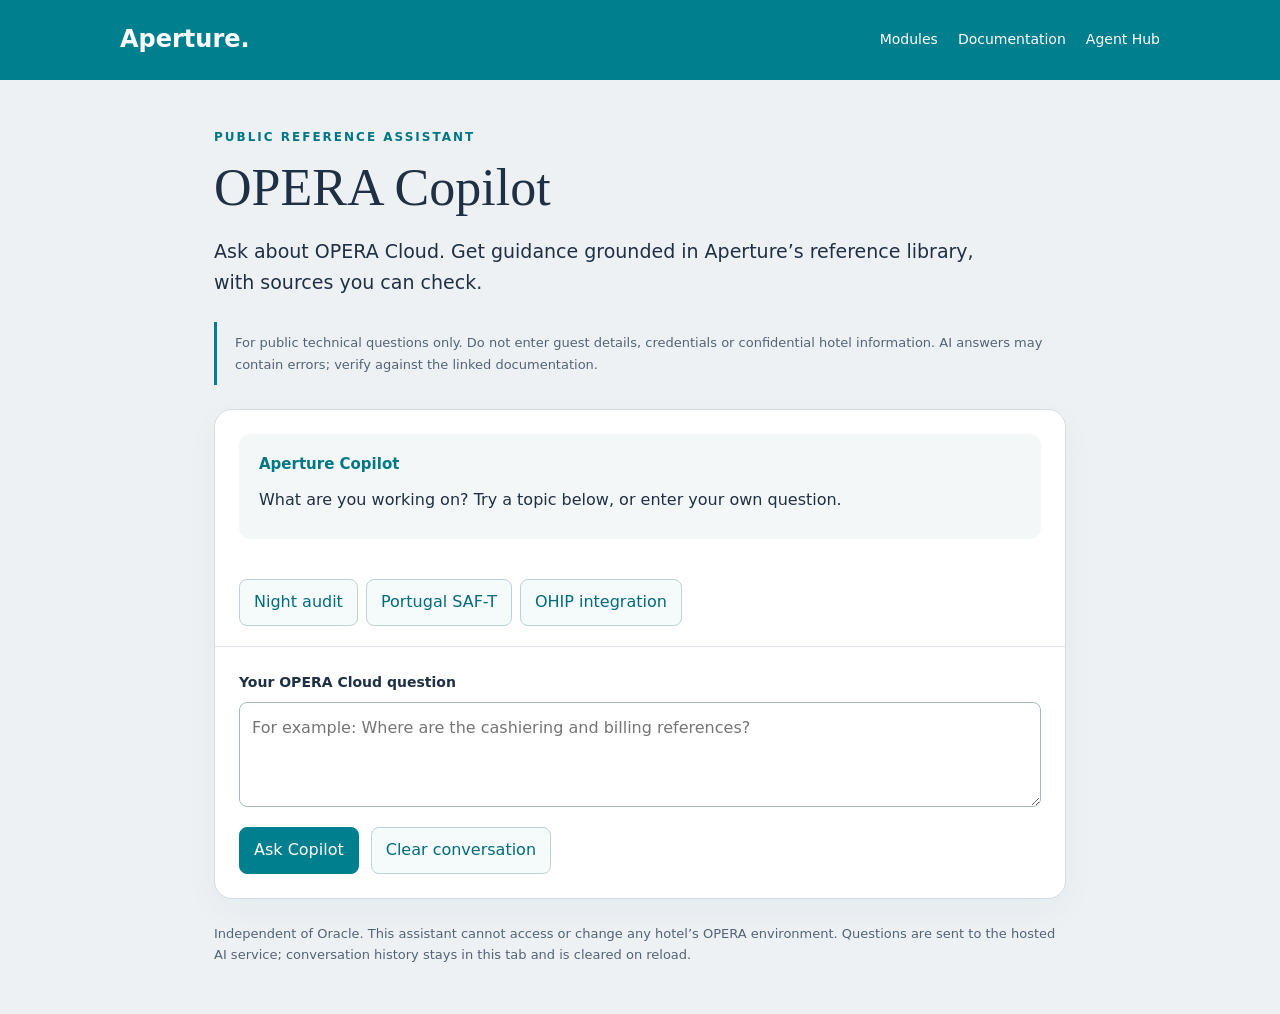
<file: copilot.html>
<!doctype html><html lang="en"><head><meta charset="utf-8"><meta name="viewport" content="width=device-width,initial-scale=1"><title>OPERA Copilot · Aperture</title><meta name="description" content="Ask about OPERA Cloud and explore Aperture's public reference library."><link rel="stylesheet" href="/assets/copilot.css"></head><body>
<header><a href="/">Aperture.</a><nav aria-label="Main navigation"><a href="/modules.html">Modules</a><a href="/resources.html">Documentation</a><a href="/agent-hub.html">Agent Hub</a></nav></header>
<main><p class="eyebrow">PUBLIC REFERENCE ASSISTANT</p><h1>OPERA Copilot</h1><p class="lead">Ask about OPERA Cloud. Get guidance grounded in Aperture’s reference library, with sources you can check.</p>
<div class="notice">For public technical questions only. Do not enter guest details, credentials or confidential hotel information. AI answers may contain errors; verify against the linked documentation.</div>
<section class="chat" aria-label="Copilot conversation"><div id="conversation" role="log" aria-live="polite"><article class="answer"><h2>Aperture Copilot</h2><p>What are you working on? Try a topic below, or enter your own question.</p></article></div>
<div class="examples"><button type="button" data-question="What should I check before night audit?">Night audit</button><button type="button" data-question="Where can I find Portugal SAF-T documentation?">Portugal SAF-T</button><button type="button" data-question="Explain OHIP integration and APIs">OHIP integration</button></div>
<form id="question-form"><label for="question">Your OPERA Cloud question</label><textarea id="question" name="question" rows="3" maxlength="2000" required placeholder="For example: Where are the cashiering and billing references?"></textarea><div class="actions"><button id="send" type="submit">Ask Copilot</button><button id="clear" type="button">Clear conversation</button><span id="status" role="status"></span></div></form></section>
<noscript><p>Enable JavaScript to use Copilot. You can still browse the <a href="/resources.html">documentation</a> and <a href="/modules.html">module reference</a>.</p></noscript>
<p class="footnote">Independent of Oracle. This assistant cannot access or change any hotel’s OPERA environment. Questions are sent to the hosted AI service; conversation history stays in this tab and is cleared on reload.</p></main>
<script src="/assets/copilot-search.js" defer></script><script src="/assets/copilot.js" defer></script></body></html>
</file>
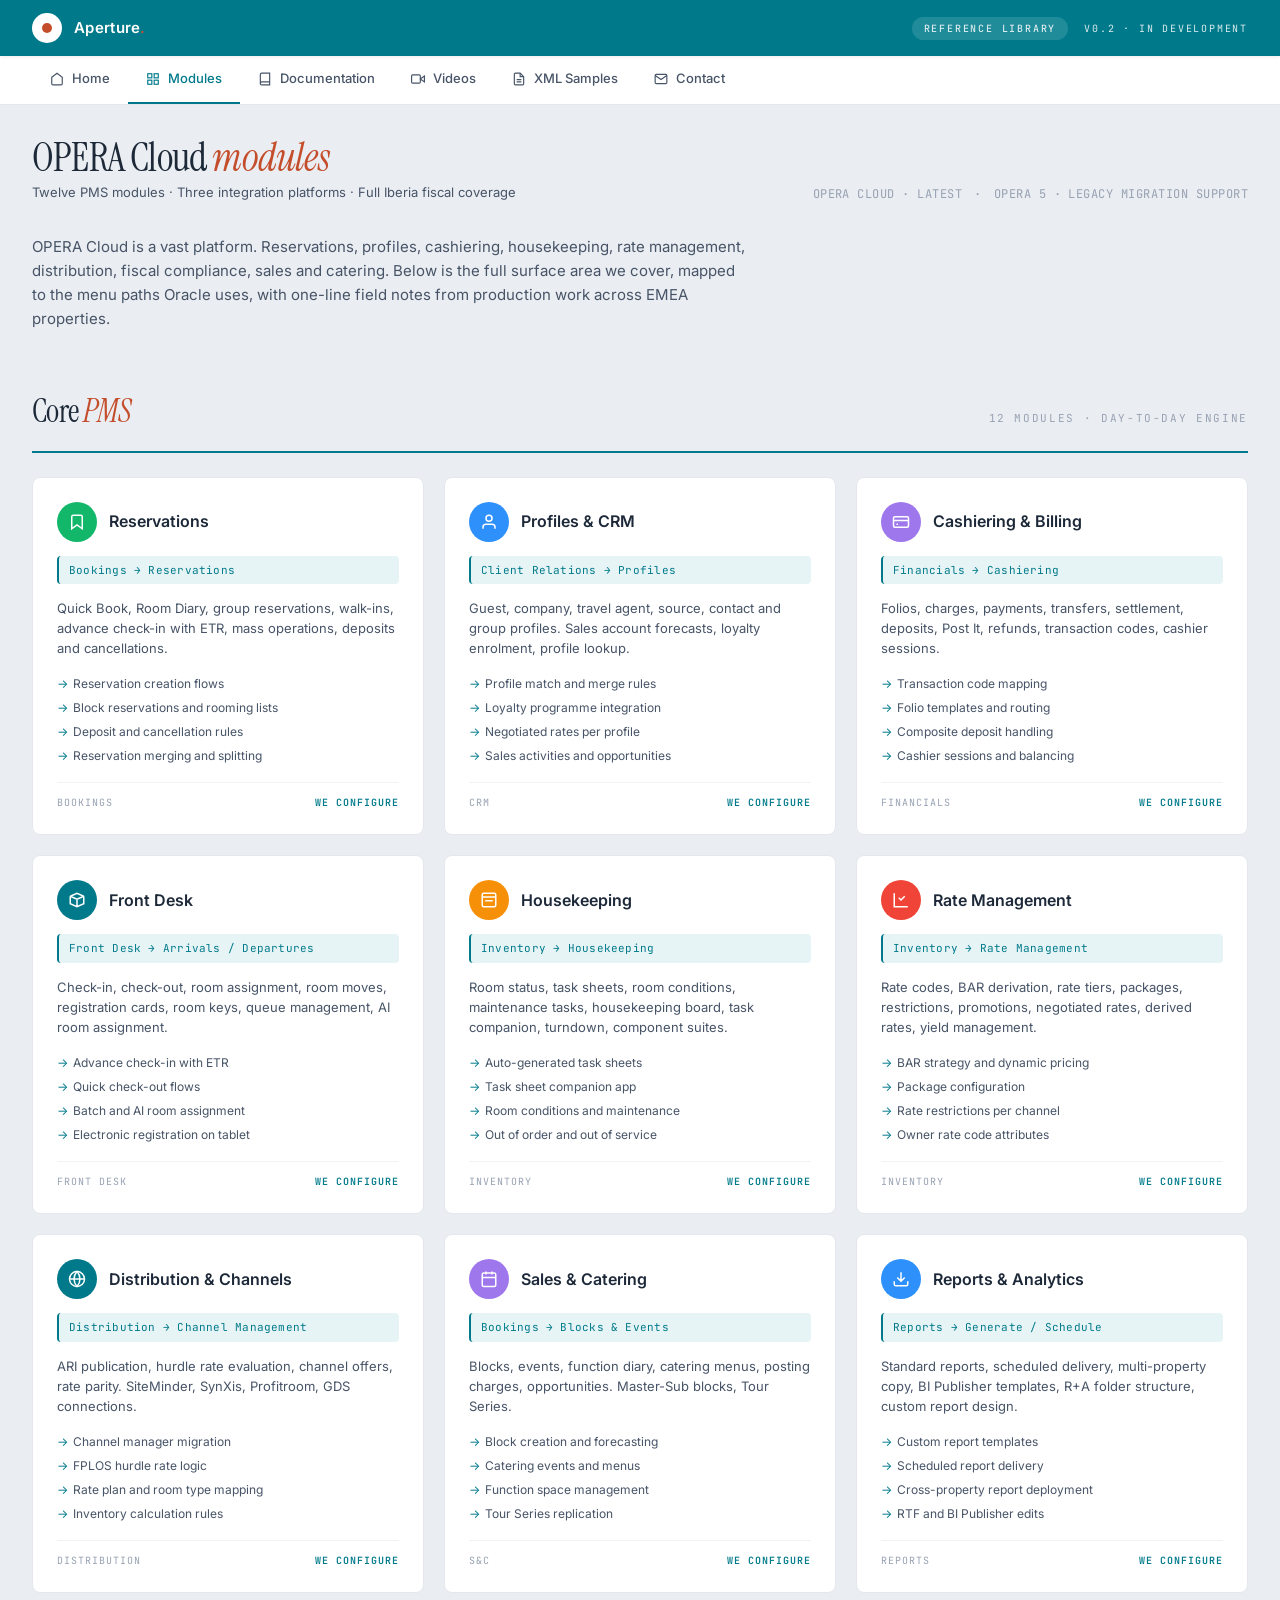
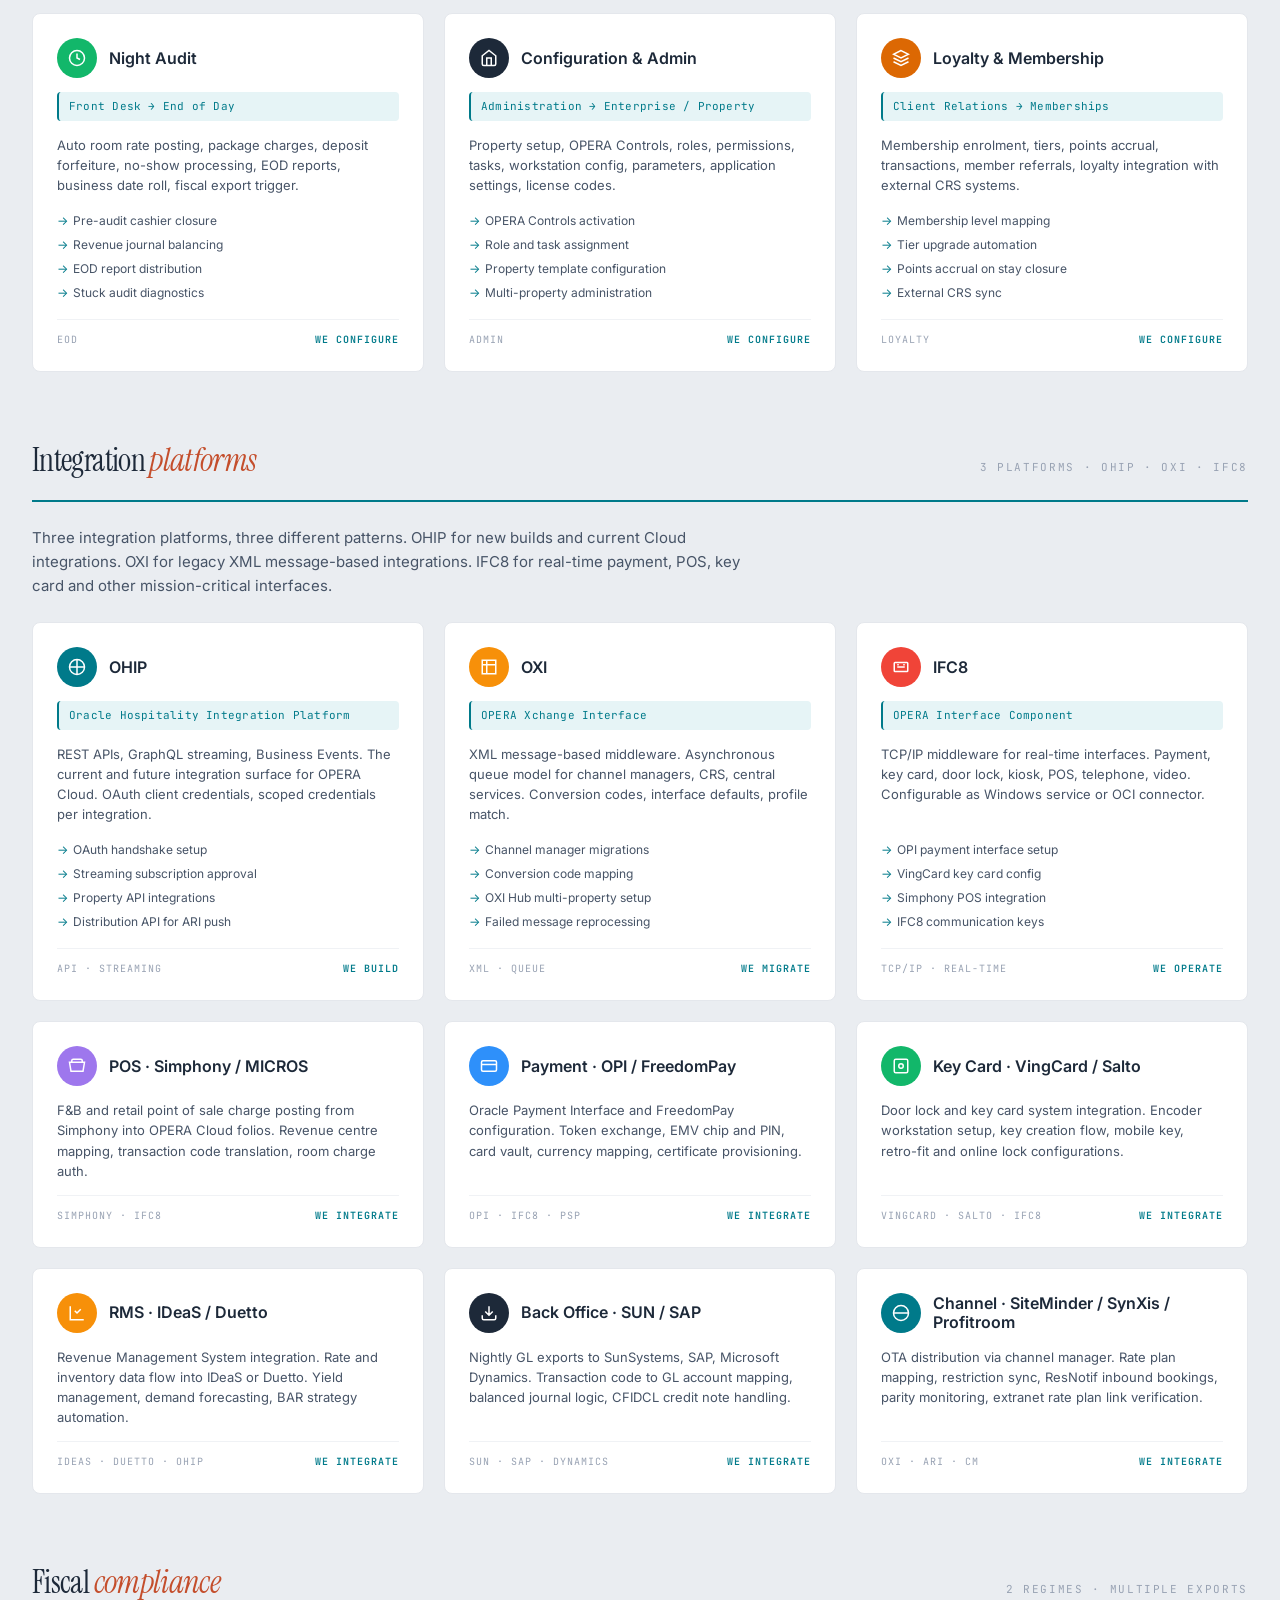
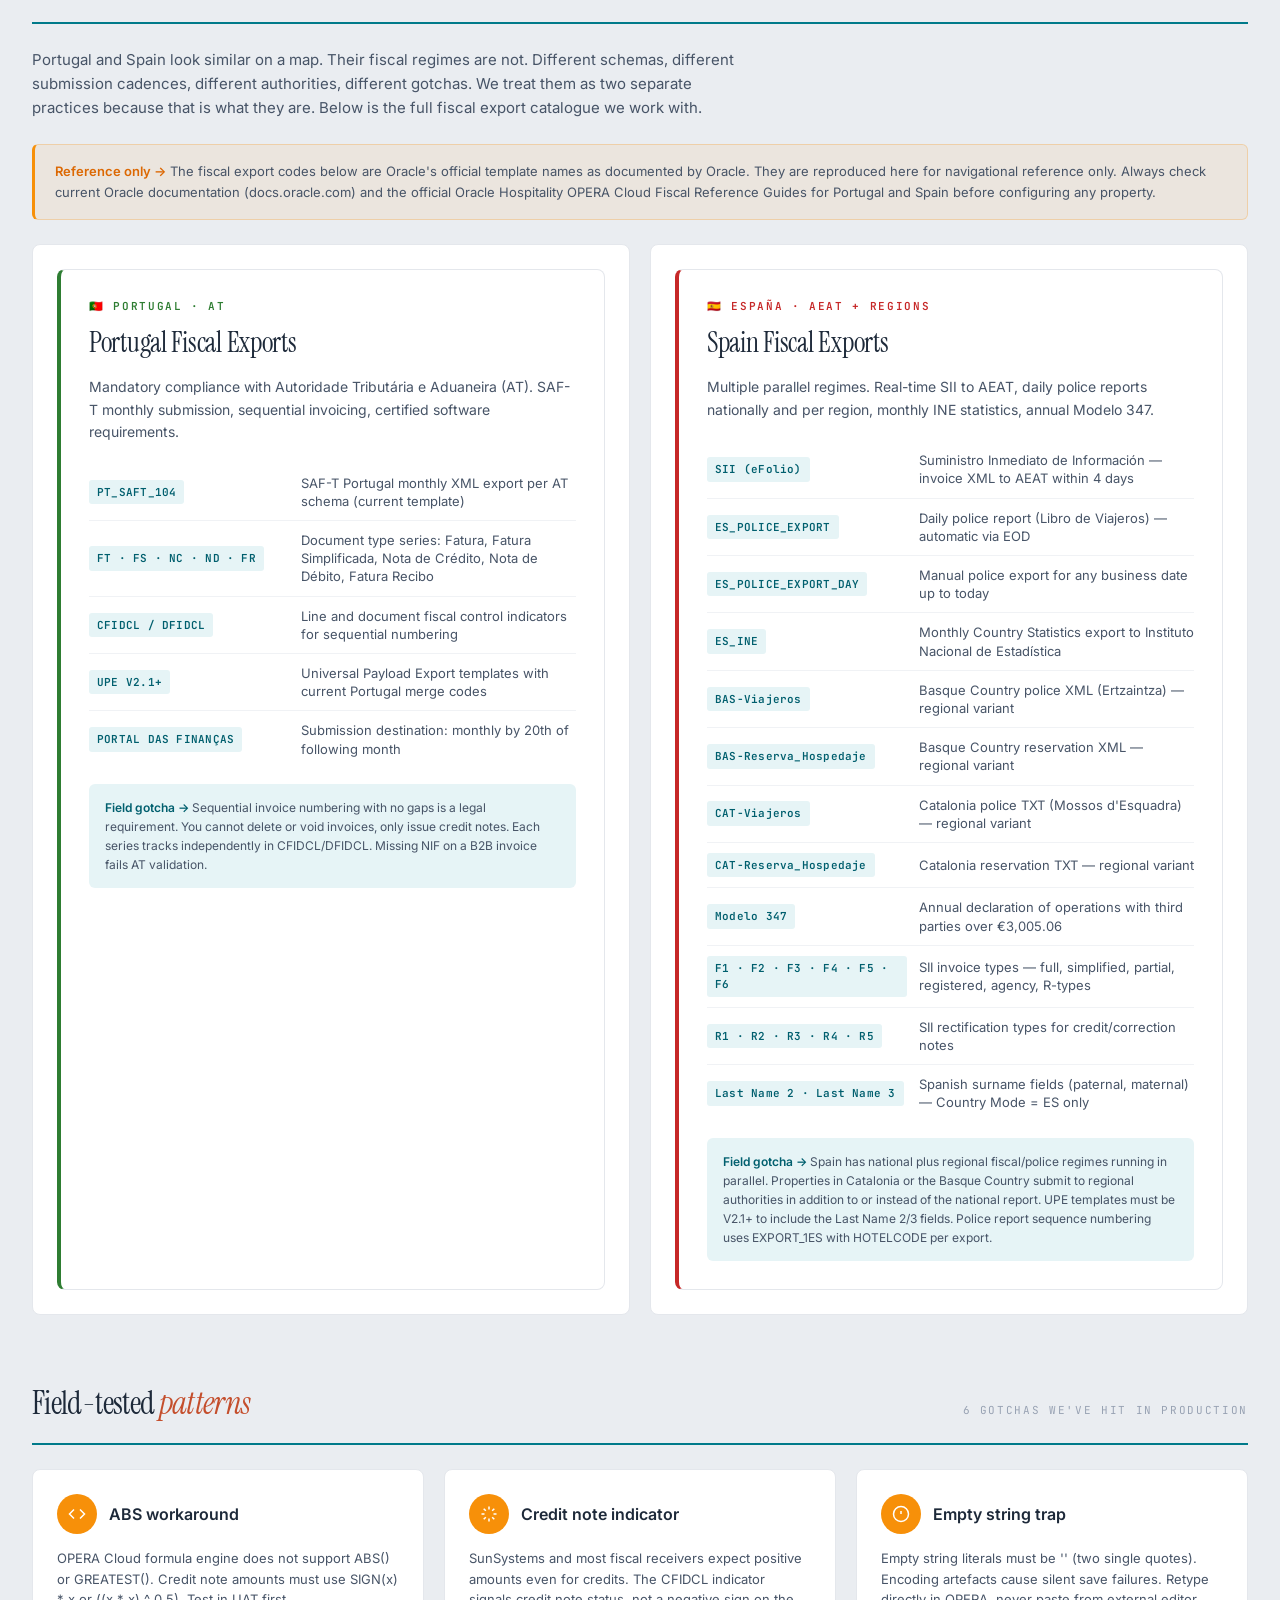
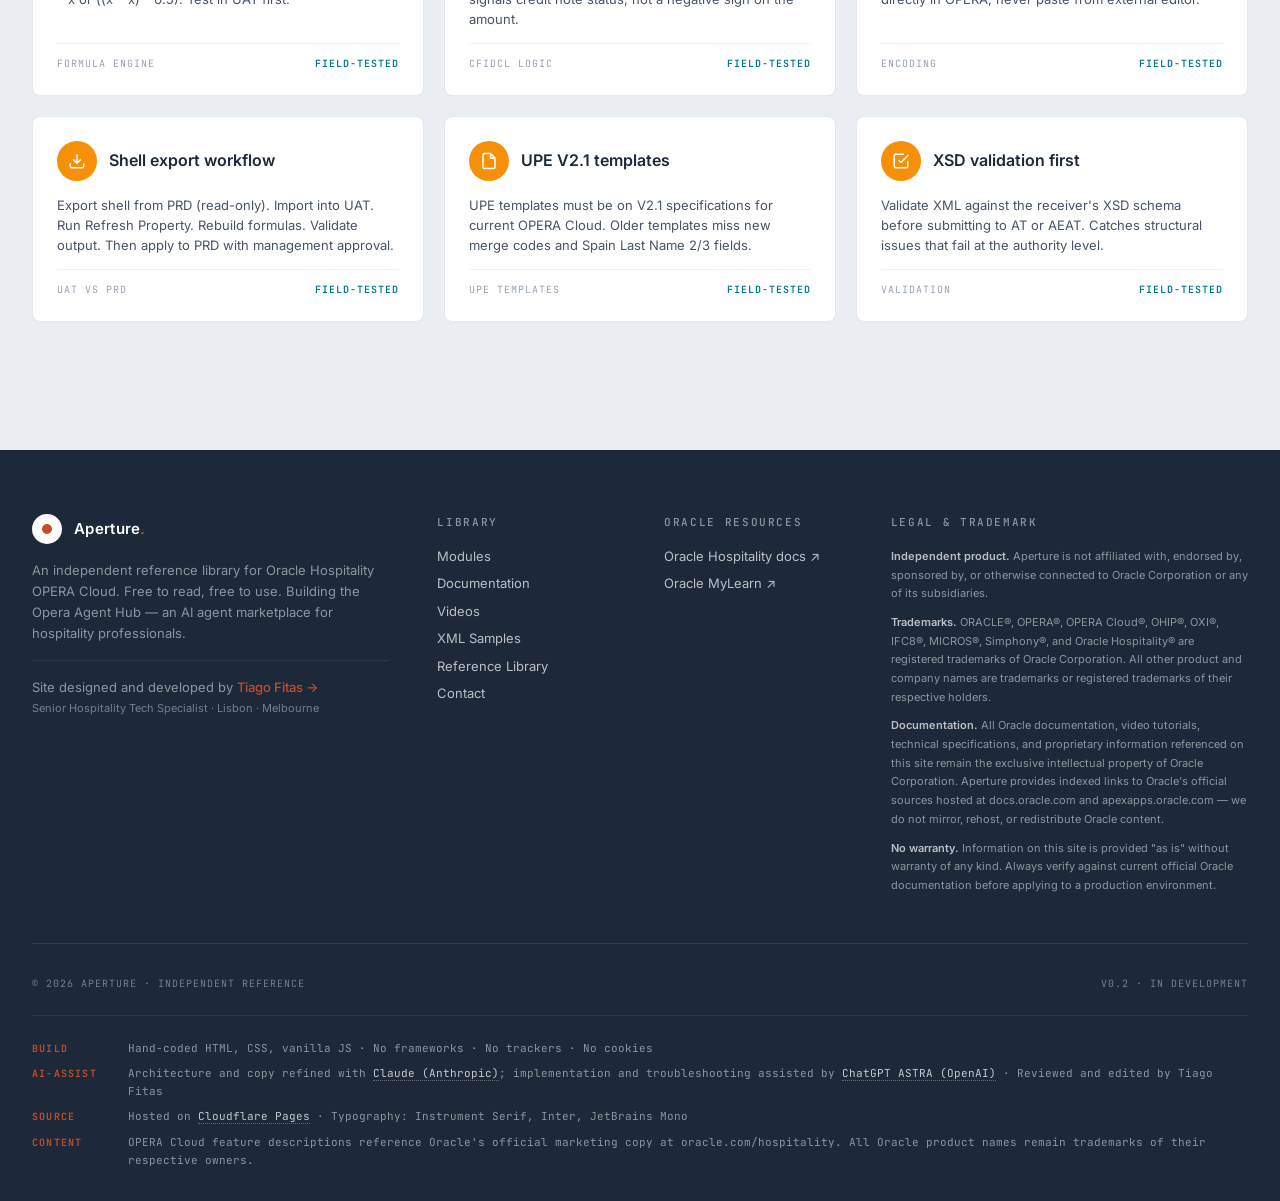
<file: modules.html>
<!DOCTYPE html>
<html lang="en">
<head>
<meta charset="UTF-8">
<meta name="viewport" content="width=device-width, initial-scale=1.0">
<title>Modules · Aperture</title>
<meta name="description" content="OPERA Cloud modules, integration platforms (OHIP, OXI, IFC8), and fiscal exports for Portugal and Spain including SAF-T, SII, ES_POLICE, INE, Modelo 347, BAS-Viajeros, CAT-Viajeros.">
<link rel="preconnect" href="https://fonts.googleapis.com">
<link href="https://fonts.googleapis.com/css2?family=Instrument+Serif&family=JetBrains+Mono:wght@400;500;600&family=Inter:wght@400;500;600;700&display=swap" rel="stylesheet">
<link rel="stylesheet" href="assets/styles.css">
</head>
<body>

<header class="topbar">
  <div class="topbar-inner">
    <a href="index.html" class="brand">
      <div class="brand-mark"></div>
      <span class="name">Aperture<span class="dot">.</span></span>
    </a>
    <div class="topbar-meta">
      <span class="pill">REFERENCE LIBRARY</span>
      <span>v0.2 · IN DEVELOPMENT</span>
    </div>
  </div>
</header>

<nav class="menubar">
  <div class="menubar-inner">
    <a href="index.html" class="menu-link"><svg viewBox="0 0 24 24" fill="none" stroke="currentColor" stroke-width="2"><path d="M3 9l9-7 9 7v11a2 2 0 01-2 2H5a2 2 0 01-2-2z"/></svg>Home</a>
    <a href="modules.html" class="menu-link active"><svg viewBox="0 0 24 24" fill="none" stroke="currentColor" stroke-width="2"><rect x="3" y="3" width="7" height="7"/><rect x="14" y="3" width="7" height="7"/><rect x="3" y="14" width="7" height="7"/><rect x="14" y="14" width="7" height="7"/></svg>Modules</a>
    <a href="resources.html" class="menu-link"><svg viewBox="0 0 24 24" fill="none" stroke="currentColor" stroke-width="2"><path d="M4 19.5A2.5 2.5 0 016.5 17H20"/><path d="M6.5 2H20v20H6.5A2.5 2.5 0 014 19.5v-15A2.5 2.5 0 016.5 2z"/></svg>Documentation</a>
    <a href="videos.html" class="menu-link"><svg viewBox="0 0 24 24" fill="none" stroke="currentColor" stroke-width="2"><polygon points="23 7 16 12 23 17 23 7"/><rect x="1" y="5" width="15" height="14" rx="2"/></svg>Videos</a>
    <a href="xml-library.html" class="menu-link"><svg viewBox="0 0 24 24" fill="none" stroke="currentColor" stroke-width="2"><path d="M14 2H6a2 2 0 00-2 2v16a2 2 0 002 2h12a2 2 0 002-2V8z"/><path d="M14 2v6h6 M16 13H8 M16 17H8"/></svg>XML Samples</a>
    <a href="services.html#contact" class="menu-link"><svg viewBox="0 0 24 24" fill="none" stroke="currentColor" stroke-width="2"><path d="M4 4h16c1.1 0 2 .9 2 2v12c0 1.1-.9 2-2 2H4c-1.1 0-2-.9-2-2V6c0-1.1.9-2 2-2z"/><polyline points="22,6 12,13 2,6"/></svg>Contact</a>
  </div>
</nav>

<div class="page">

  <div class="page-header">
    <div>
      <h1>OPERA Cloud <span class="accent">modules</span></h1>
      <p class="subtitle">Twelve PMS modules · Three integration platforms · Full Iberia fiscal coverage</p>
    </div>
    <div class="page-header-meta">
      <span>OPERA CLOUD · LATEST</span>
      <span>·</span>
      <span>OPERA 5 · LEGACY MIGRATION SUPPORT</span>
    </div>
  </div>

  <p class="section-intro">OPERA Cloud is a vast platform. Reservations, profiles, cashiering, housekeeping, rate management, distribution, fiscal compliance, sales and catering. Below is the full surface area we cover, mapped to the menu paths Oracle uses, with one-line field notes from production work across EMEA properties.</p>

  <!-- CORE PMS MODULES -->
  <div class="section-head">
    <h2>Core <span class="accent">PMS</span></h2>
    <span class="count">12 MODULES · DAY-TO-DAY ENGINE</span>
  </div>

  <div class="tiles">
    <div class="tile span-4 module-tile">
      <div class="head">
        <div class="icon green"><svg viewBox="0 0 24 24"><path d="M19 21l-7-5-7 5V5a2 2 0 012-2h10a2 2 0 012 2z"/></svg></div>
        <h3>Reservations</h3>
      </div>
      <div class="menu-path">Bookings → Reservations</div>
      <p class="desc">Quick Book, Room Diary, group reservations, walk-ins, advance check-in with ETR, mass operations, deposits and cancellations.</p>
      <ul>
        <li>Reservation creation flows</li>
        <li>Block reservations and rooming lists</li>
        <li>Deposit and cancellation rules</li>
        <li>Reservation merging and splitting</li>
      </ul>
      <div class="foot"><span>BOOKINGS</span><span class="badge">We configure</span></div>
    </div>

    <div class="tile span-4 module-tile">
      <div class="head">
        <div class="icon blue"><svg viewBox="0 0 24 24"><path d="M20 21v-2a4 4 0 00-4-4H8a4 4 0 00-4 4v2M12 11a4 4 0 100-8 4 4 0 000 8z"/></svg></div>
        <h3>Profiles &amp; CRM</h3>
      </div>
      <div class="menu-path">Client Relations → Profiles</div>
      <p class="desc">Guest, company, travel agent, source, contact and group profiles. Sales account forecasts, loyalty enrolment, profile lookup.</p>
      <ul>
        <li>Profile match and merge rules</li>
        <li>Loyalty programme integration</li>
        <li>Negotiated rates per profile</li>
        <li>Sales activities and opportunities</li>
      </ul>
      <div class="foot"><span>CRM</span><span class="badge">We configure</span></div>
    </div>

    <div class="tile span-4 module-tile">
      <div class="head">
        <div class="icon purple"><svg viewBox="0 0 24 24"><rect x="2" y="5" width="20" height="14" rx="2"/><path d="M2 10h20M6 15h2"/></svg></div>
        <h3>Cashiering &amp; Billing</h3>
      </div>
      <div class="menu-path">Financials → Cashiering</div>
      <p class="desc">Folios, charges, payments, transfers, settlement, deposits, Post It, refunds, transaction codes, cashier sessions.</p>
      <ul>
        <li>Transaction code mapping</li>
        <li>Folio templates and routing</li>
        <li>Composite deposit handling</li>
        <li>Cashier sessions and balancing</li>
      </ul>
      <div class="foot"><span>FINANCIALS</span><span class="badge">We configure</span></div>
    </div>

    <div class="tile span-4 module-tile">
      <div class="head">
        <div class="icon teal"><svg viewBox="0 0 24 24"><path d="M3 7l9-4 9 4M3 7v10l9 4 9-4V7M3 7l9 4 9-4M12 11v10"/></svg></div>
        <h3>Front Desk</h3>
      </div>
      <div class="menu-path">Front Desk → Arrivals / Departures</div>
      <p class="desc">Check-in, check-out, room assignment, room moves, registration cards, room keys, queue management, AI room assignment.</p>
      <ul>
        <li>Advance check-in with ETR</li>
        <li>Quick check-out flows</li>
        <li>Batch and AI room assignment</li>
        <li>Electronic registration on tablet</li>
      </ul>
      <div class="foot"><span>FRONT DESK</span><span class="badge">We configure</span></div>
    </div>

    <div class="tile span-4 module-tile">
      <div class="head">
        <div class="icon orange"><svg viewBox="0 0 24 24"><path d="M21 8V5a2 2 0 00-2-2H5a2 2 0 00-2 2v3M21 8H3M21 8v11a2 2 0 01-2 2H5a2 2 0 01-2-2V8M7 13h10"/></svg></div>
        <h3>Housekeeping</h3>
      </div>
      <div class="menu-path">Inventory → Housekeeping</div>
      <p class="desc">Room status, task sheets, room conditions, maintenance tasks, housekeeping board, task companion, turndown, component suites.</p>
      <ul>
        <li>Auto-generated task sheets</li>
        <li>Task sheet companion app</li>
        <li>Room conditions and maintenance</li>
        <li>Out of order and out of service</li>
      </ul>
      <div class="foot"><span>INVENTORY</span><span class="badge">We configure</span></div>
    </div>

    <div class="tile span-4 module-tile">
      <div class="head">
        <div class="icon red"><svg viewBox="0 0 24 24"><path d="M3 3v18h18M9 9l3 3 5-5"/></svg></div>
        <h3>Rate Management</h3>
      </div>
      <div class="menu-path">Inventory → Rate Management</div>
      <p class="desc">Rate codes, BAR derivation, rate tiers, packages, restrictions, promotions, negotiated rates, derived rates, yield management.</p>
      <ul>
        <li>BAR strategy and dynamic pricing</li>
        <li>Package configuration</li>
        <li>Rate restrictions per channel</li>
        <li>Owner rate code attributes</li>
      </ul>
      <div class="foot"><span>INVENTORY</span><span class="badge">We configure</span></div>
    </div>

    <div class="tile span-4 module-tile">
      <div class="head">
        <div class="icon teal"><svg viewBox="0 0 24 24"><circle cx="12" cy="12" r="10"/><path d="M2 12h20M12 2a15.3 15.3 0 014 10 15.3 15.3 0 01-4 10 15.3 15.3 0 01-4-10 15.3 15.3 0 014-10z"/></svg></div>
        <h3>Distribution &amp; Channels</h3>
      </div>
      <div class="menu-path">Distribution → Channel Management</div>
      <p class="desc">ARI publication, hurdle rate evaluation, channel offers, rate parity. SiteMinder, SynXis, Profitroom, GDS connections.</p>
      <ul>
        <li>Channel manager migration</li>
        <li>FPLOS hurdle rate logic</li>
        <li>Rate plan and room type mapping</li>
        <li>Inventory calculation rules</li>
      </ul>
      <div class="foot"><span>DISTRIBUTION</span><span class="badge">We configure</span></div>
    </div>

    <div class="tile span-4 module-tile">
      <div class="head">
        <div class="icon purple"><svg viewBox="0 0 24 24"><rect x="3" y="4" width="18" height="18" rx="2"/><path d="M16 2v4M8 2v4M3 10h18"/></svg></div>
        <h3>Sales &amp; Catering</h3>
      </div>
      <div class="menu-path">Bookings → Blocks &amp; Events</div>
      <p class="desc">Blocks, events, function diary, catering menus, posting charges, opportunities. Master-Sub blocks, Tour Series.</p>
      <ul>
        <li>Block creation and forecasting</li>
        <li>Catering events and menus</li>
        <li>Function space management</li>
        <li>Tour Series replication</li>
      </ul>
      <div class="foot"><span>S&amp;C</span><span class="badge">We configure</span></div>
    </div>

    <div class="tile span-4 module-tile">
      <div class="head">
        <div class="icon blue"><svg viewBox="0 0 24 24"><path d="M21 15v4a2 2 0 01-2 2H5a2 2 0 01-2-2v-4M7 10l5 5 5-5M12 15V3"/></svg></div>
        <h3>Reports &amp; Analytics</h3>
      </div>
      <div class="menu-path">Reports → Generate / Schedule</div>
      <p class="desc">Standard reports, scheduled delivery, multi-property copy, BI Publisher templates, R+A folder structure, custom report design.</p>
      <ul>
        <li>Custom report templates</li>
        <li>Scheduled report delivery</li>
        <li>Cross-property report deployment</li>
        <li>RTF and BI Publisher edits</li>
      </ul>
      <div class="foot"><span>REPORTS</span><span class="badge">We configure</span></div>
    </div>

    <div class="tile span-4 module-tile">
      <div class="head">
        <div class="icon green"><svg viewBox="0 0 24 24"><path d="M12 6v6l4 2"/><circle cx="12" cy="12" r="10"/></svg></div>
        <h3>Night Audit</h3>
      </div>
      <div class="menu-path">Front Desk → End of Day</div>
      <p class="desc">Auto room rate posting, package charges, deposit forfeiture, no-show processing, EOD reports, business date roll, fiscal export trigger.</p>
      <ul>
        <li>Pre-audit cashier closure</li>
        <li>Revenue journal balancing</li>
        <li>EOD report distribution</li>
        <li>Stuck audit diagnostics</li>
      </ul>
      <div class="foot"><span>EOD</span><span class="badge">We configure</span></div>
    </div>

    <div class="tile span-4 module-tile">
      <div class="head">
        <div class="icon dark"><svg viewBox="0 0 24 24"><path d="M3 9l9-7 9 7v11a2 2 0 01-2 2H5a2 2 0 01-2-2z"/><path d="M9 22V12h6v10"/></svg></div>
        <h3>Configuration &amp; Admin</h3>
      </div>
      <div class="menu-path">Administration → Enterprise / Property</div>
      <p class="desc">Property setup, OPERA Controls, roles, permissions, tasks, workstation config, parameters, application settings, license codes.</p>
      <ul>
        <li>OPERA Controls activation</li>
        <li>Role and task assignment</li>
        <li>Property template configuration</li>
        <li>Multi-property administration</li>
      </ul>
      <div class="foot"><span>ADMIN</span><span class="badge">We configure</span></div>
    </div>

    <div class="tile span-4 module-tile">
      <div class="head">
        <div class="icon amber"><svg viewBox="0 0 24 24"><path d="M12 2L2 7l10 5 10-5-10-5z M2 17l10 5 10-5 M2 12l10 5 10-5"/></svg></div>
        <h3>Loyalty &amp; Membership</h3>
      </div>
      <div class="menu-path">Client Relations → Memberships</div>
      <p class="desc">Membership enrolment, tiers, points accrual, transactions, member referrals, loyalty integration with external CRS systems.</p>
      <ul>
        <li>Membership level mapping</li>
        <li>Tier upgrade automation</li>
        <li>Points accrual on stay closure</li>
        <li>External CRS sync</li>
      </ul>
      <div class="foot"><span>LOYALTY</span><span class="badge">We configure</span></div>
    </div>
  </div>

  <!-- INTEGRATION PLATFORMS -->
  <div class="section-head">
    <h2>Integration <span class="accent">platforms</span></h2>
    <span class="count">3 PLATFORMS · OHIP · OXI · IFC8</span>
  </div>
  <p class="section-intro">Three integration platforms, three different patterns. OHIP for new builds and current Cloud integrations. OXI for legacy XML message-based integrations. IFC8 for real-time payment, POS, key card and other mission-critical interfaces.</p>

  <div class="tiles">
    <div class="tile span-4 module-tile">
      <div class="head">
        <div class="icon teal"><svg viewBox="0 0 24 24"><circle cx="12" cy="12" r="10"/><path d="M12 2v20M2 12h20"/></svg></div>
        <h3>OHIP</h3>
      </div>
      <div class="menu-path">Oracle Hospitality Integration Platform</div>
      <p class="desc">REST APIs, GraphQL streaming, Business Events. The current and future integration surface for OPERA Cloud. OAuth client credentials, scoped credentials per integration.</p>
      <ul>
        <li>OAuth handshake setup</li>
        <li>Streaming subscription approval</li>
        <li>Property API integrations</li>
        <li>Distribution API for ARI push</li>
      </ul>
      <div class="foot"><span>API · STREAMING</span><span class="badge">We build</span></div>
    </div>

    <div class="tile span-4 module-tile">
      <div class="head">
        <div class="icon orange"><svg viewBox="0 0 24 24"><path d="M3 3h18v18H3zM9 3v18M3 9h18"/></svg></div>
        <h3>OXI</h3>
      </div>
      <div class="menu-path">OPERA Xchange Interface</div>
      <p class="desc">XML message-based middleware. Asynchronous queue model for channel managers, CRS, central services. Conversion codes, interface defaults, profile match.</p>
      <ul>
        <li>Channel manager migrations</li>
        <li>Conversion code mapping</li>
        <li>OXI Hub multi-property setup</li>
        <li>Failed message reprocessing</li>
      </ul>
      <div class="foot"><span>XML · QUEUE</span><span class="badge">We migrate</span></div>
    </div>

    <div class="tile span-4 module-tile">
      <div class="head">
        <div class="icon red"><svg viewBox="0 0 24 24"><rect x="3" y="6" width="18" height="12" rx="1"/><path d="M7 12h10M7 9h2M15 9h2"/></svg></div>
        <h3>IFC8</h3>
      </div>
      <div class="menu-path">OPERA Interface Component</div>
      <p class="desc">TCP/IP middleware for real-time interfaces. Payment, key card, door lock, kiosk, POS, telephone, video. Configurable as Windows service or OCI connector.</p>
      <ul>
        <li>OPI payment interface setup</li>
        <li>VingCard key card config</li>
        <li>Simphony POS integration</li>
        <li>IFC8 communication keys</li>
      </ul>
      <div class="foot"><span>TCP/IP · REAL-TIME</span><span class="badge">We operate</span></div>
    </div>

    <div class="tile span-4 module-tile">
      <div class="head">
        <div class="icon purple"><svg viewBox="0 0 24 24"><path d="M2 7h20l-2 12H4z M5 7V5a2 2 0 012-2h10a2 2 0 012 2v2"/></svg></div>
        <h3>POS · Simphony / MICROS</h3>
      </div>
      <p class="desc">F&amp;B and retail point of sale charge posting from Simphony into OPERA Cloud folios. Revenue centre mapping, transaction code translation, room charge auth.</p>
      <div class="foot"><span>SIMPHONY · IFC8</span><span class="badge">We integrate</span></div>
    </div>

    <div class="tile span-4 module-tile">
      <div class="head">
        <div class="icon blue"><svg viewBox="0 0 24 24"><rect x="2" y="5" width="20" height="14" rx="2"/><path d="M2 10h20"/></svg></div>
        <h3>Payment · OPI / FreedomPay</h3>
      </div>
      <p class="desc">Oracle Payment Interface and FreedomPay configuration. Token exchange, EMV chip and PIN, card vault, currency mapping, certificate provisioning.</p>
      <div class="foot"><span>OPI · IFC8 · PSP</span><span class="badge">We integrate</span></div>
    </div>

    <div class="tile span-4 module-tile">
      <div class="head">
        <div class="icon green"><svg viewBox="0 0 24 24"><rect x="3" y="3" width="18" height="18" rx="2"/><circle cx="12" cy="12" r="3"/></svg></div>
        <h3>Key Card · VingCard / Salto</h3>
      </div>
      <p class="desc">Door lock and key card system integration. Encoder workstation setup, key creation flow, mobile key, retro-fit and online lock configurations.</p>
      <div class="foot"><span>VINGCARD · SALTO · IFC8</span><span class="badge">We integrate</span></div>
    </div>

    <div class="tile span-4 module-tile">
      <div class="head">
        <div class="icon orange"><svg viewBox="0 0 24 24"><path d="M3 3v18h18M9 9l3 3 5-5"/></svg></div>
        <h3>RMS · IDeaS / Duetto</h3>
      </div>
      <p class="desc">Revenue Management System integration. Rate and inventory data flow into IDeaS or Duetto. Yield management, demand forecasting, BAR strategy automation.</p>
      <div class="foot"><span>IDEAS · DUETTO · OHIP</span><span class="badge">We integrate</span></div>
    </div>

    <div class="tile span-4 module-tile">
      <div class="head">
        <div class="icon dark"><svg viewBox="0 0 24 24"><path d="M21 15v4a2 2 0 01-2 2H5a2 2 0 01-2-2v-4M7 10l5 5 5-5M12 15V3"/></svg></div>
        <h3>Back Office · SUN / SAP</h3>
      </div>
      <p class="desc">Nightly GL exports to SunSystems, SAP, Microsoft Dynamics. Transaction code to GL account mapping, balanced journal logic, CFIDCL credit note handling.</p>
      <div class="foot"><span>SUN · SAP · DYNAMICS</span><span class="badge">We integrate</span></div>
    </div>

    <div class="tile span-4 module-tile">
      <div class="head">
        <div class="icon teal"><svg viewBox="0 0 24 24"><circle cx="12" cy="12" r="10"/><path d="M2 12h20"/></svg></div>
        <h3>Channel · SiteMinder / SynXis / Profitroom</h3>
      </div>
      <p class="desc">OTA distribution via channel manager. Rate plan mapping, restriction sync, ResNotif inbound bookings, parity monitoring, extranet rate plan link verification.</p>
      <div class="foot"><span>OXI · ARI · CM</span><span class="badge">We integrate</span></div>
    </div>
  </div>

  <!-- FISCAL COMPLIANCE -->
  <div class="section-head">
    <h2>Fiscal <span class="accent">compliance</span></h2>
    <span class="count">2 REGIMES · MULTIPLE EXPORTS</span>
  </div>
  <p class="section-intro">Portugal and Spain look similar on a map. Their fiscal regimes are not. Different schemas, different submission cadences, different authorities, different gotchas. We treat them as two separate practices because that is what they are. Below is the full fiscal export catalogue we work with.</p>

  <div class="disclaimer">
    <strong>Reference only →</strong> The fiscal export codes below are Oracle's official template names as documented by Oracle. They are reproduced here for navigational reference only. Always check current Oracle documentation (docs.oracle.com) and the official Oracle Hospitality OPERA Cloud Fiscal Reference Guides for Portugal and Spain before configuring any property.
  </div>

  <div class="tiles">
    <div class="tile span-6">
      <div class="fiscal-card pt">
        <div class="fiscal-flag">🇵🇹 PORTUGAL · AT</div>
        <h3>Portugal Fiscal Exports</h3>
        <p class="lead">Mandatory compliance with Autoridade Tributária e Aduaneira (AT). SAF-T monthly submission, sequential invoicing, certified software requirements.</p>

        <ul class="fiscal-list">
          <li><span class="code">PT_SAFT_104</span><span class="label">SAF-T Portugal monthly XML export per AT schema (current template)</span></li>
          <li><span class="code">FT · FS · NC · ND · FR</span><span class="label">Document type series: Fatura, Fatura Simplificada, Nota de Crédito, Nota de Débito, Fatura Recibo</span></li>
          <li><span class="code">CFIDCL / DFIDCL</span><span class="label">Line and document fiscal control indicators for sequential numbering</span></li>
          <li><span class="code">UPE V2.1+</span><span class="label">Universal Payload Export templates with current Portugal merge codes</span></li>
          <li><span class="code">PORTAL DAS FINANÇAS</span><span class="label">Submission destination: monthly by 20th of following month</span></li>
        </ul>

        <div class="fiscal-note">
          <strong>Field gotcha →</strong> Sequential invoice numbering with no gaps is a legal requirement. You cannot delete or void invoices, only issue credit notes. Each series tracks independently in CFIDCL/DFIDCL. Missing NIF on a B2B invoice fails AT validation.
        </div>
      </div>
    </div>

    <div class="tile span-6">
      <div class="fiscal-card es">
        <div class="fiscal-flag">🇪🇸 ESPAÑA · AEAT + REGIONS</div>
        <h3>Spain Fiscal Exports</h3>
        <p class="lead">Multiple parallel regimes. Real-time SII to AEAT, daily police reports nationally and per region, monthly INE statistics, annual Modelo 347.</p>

        <ul class="fiscal-list">
          <li><span class="code">SII (eFolio)</span><span class="label">Suministro Inmediato de Información — invoice XML to AEAT within 4 days</span></li>
          <li><span class="code">ES_POLICE_EXPORT</span><span class="label">Daily police report (Libro de Viajeros) — automatic via EOD</span></li>
          <li><span class="code">ES_POLICE_EXPORT_DAY</span><span class="label">Manual police export for any business date up to today</span></li>
          <li><span class="code">ES_INE</span><span class="label">Monthly Country Statistics export to Instituto Nacional de Estadística</span></li>
          <li><span class="code">BAS-Viajeros</span><span class="label">Basque Country police XML (Ertzaintza) — regional variant</span></li>
          <li><span class="code">BAS-Reserva_Hospedaje</span><span class="label">Basque Country reservation XML — regional variant</span></li>
          <li><span class="code">CAT-Viajeros</span><span class="label">Catalonia police TXT (Mossos d'Esquadra) — regional variant</span></li>
          <li><span class="code">CAT-Reserva_Hospedaje</span><span class="label">Catalonia reservation TXT — regional variant</span></li>
          <li><span class="code">Modelo 347</span><span class="label">Annual declaration of operations with third parties over €3,005.06</span></li>
          <li><span class="code">F1 · F2 · F3 · F4 · F5 · F6</span><span class="label">SII invoice types — full, simplified, partial, registered, agency, R-types</span></li>
          <li><span class="code">R1 · R2 · R3 · R4 · R5</span><span class="label">SII rectification types for credit/correction notes</span></li>
          <li><span class="code">Last Name 2 · Last Name 3</span><span class="label">Spanish surname fields (paternal, maternal) — Country Mode = ES only</span></li>
        </ul>

        <div class="fiscal-note">
          <strong>Field gotcha →</strong> Spain has national plus regional fiscal/police regimes running in parallel. Properties in Catalonia or the Basque Country submit to regional authorities in addition to or instead of the national report. UPE templates must be V2.1+ to include the Last Name 2/3 fields. Police report sequence numbering uses EXPORT_1ES with HOTELCODE per export.
        </div>
      </div>
    </div>
  </div>

  <!-- COMMON GOTCHAS -->
  <div class="section-head">
    <h2>Field-tested <span class="accent">patterns</span></h2>
    <span class="count">6 GOTCHAS WE'VE HIT IN PRODUCTION</span>
  </div>

  <div class="tiles">
    <div class="tile span-4 module-tile">
      <div class="head">
        <div class="icon orange"><svg viewBox="0 0 24 24"><polyline points="16 18 22 12 16 6"/><polyline points="8 6 2 12 8 18"/></svg></div>
        <h3>ABS workaround</h3>
      </div>
      <p class="desc">OPERA Cloud formula engine does not support ABS() or GREATEST(). Credit note amounts must use SIGN(x) * x or ((x * x) ^ 0.5). Test in UAT first.</p>
      <div class="foot"><span>FORMULA ENGINE</span><span class="badge">Field-tested</span></div>
    </div>

    <div class="tile span-4 module-tile">
      <div class="head">
        <div class="icon orange"><svg viewBox="0 0 24 24"><path d="M12 2v4M12 18v4M4.93 4.93l2.83 2.83M16.24 16.24l2.83 2.83M2 12h4M18 12h4M4.93 19.07l2.83-2.83M16.24 7.76l2.83-2.83"/></svg></div>
        <h3>Credit note indicator</h3>
      </div>
      <p class="desc">SunSystems and most fiscal receivers expect positive amounts even for credits. The CFIDCL indicator signals credit note status, not a negative sign on the amount.</p>
      <div class="foot"><span>CFIDCL LOGIC</span><span class="badge">Field-tested</span></div>
    </div>

    <div class="tile span-4 module-tile">
      <div class="head">
        <div class="icon orange"><svg viewBox="0 0 24 24"><circle cx="12" cy="12" r="10"/><line x1="12" y1="8" x2="12" y2="12"/><line x1="12" y1="16" x2="12.01" y2="16"/></svg></div>
        <h3>Empty string trap</h3>
      </div>
      <p class="desc">Empty string literals must be '' (two single quotes). Encoding artefacts cause silent save failures. Retype directly in OPERA, never paste from external editor.</p>
      <div class="foot"><span>ENCODING</span><span class="badge">Field-tested</span></div>
    </div>

    <div class="tile span-4 module-tile">
      <div class="head">
        <div class="icon orange"><svg viewBox="0 0 24 24"><path d="M21 15v4a2 2 0 01-2 2H5a2 2 0 01-2-2v-4M7 10l5 5 5-5M12 15V3"/></svg></div>
        <h3>Shell export workflow</h3>
      </div>
      <p class="desc">Export shell from PRD (read-only). Import into UAT. Run Refresh Property. Rebuild formulas. Validate output. Then apply to PRD with management approval.</p>
      <div class="foot"><span>UAT vs PRD</span><span class="badge">Field-tested</span></div>
    </div>

    <div class="tile span-4 module-tile">
      <div class="head">
        <div class="icon orange"><svg viewBox="0 0 24 24"><path d="M14 2H6a2 2 0 00-2 2v16a2 2 0 002 2h12a2 2 0 002-2V8z M14 2v6h6"/></svg></div>
        <h3>UPE V2.1 templates</h3>
      </div>
      <p class="desc">UPE templates must be on V2.1 specifications for current OPERA Cloud. Older templates miss new merge codes and Spain Last Name 2/3 fields.</p>
      <div class="foot"><span>UPE TEMPLATES</span><span class="badge">Field-tested</span></div>
    </div>

    <div class="tile span-4 module-tile">
      <div class="head">
        <div class="icon orange"><svg viewBox="0 0 24 24"><path d="M9 11l3 3L22 4M21 12v7a2 2 0 01-2 2H5a2 2 0 01-2-2V5a2 2 0 012-2h11"/></svg></div>
        <h3>XSD validation first</h3>
      </div>
      <p class="desc">Validate XML against the receiver's XSD schema before submitting to AT or AEAT. Catches structural issues that fail at the authority level.</p>
      <div class="foot"><span>VALIDATION</span><span class="badge">Field-tested</span></div>
    </div>
  </div>

</div>

<footer class="footer">
  <div class="footer-inner">
    <div class="footer-grid">
      <div class="footer-brand">
        <a href="index.html" class="brand"><div class="brand-mark"></div><span class="name">Aperture<span class="dot">.</span></span></a>
        <p class="blurb">An independent reference library for Oracle Hospitality OPERA Cloud. Free to read, free to use. Building the Opera Agent Hub — an AI agent marketplace for hospitality professionals.</p>
        <p class="blurb" style="margin-top: 16px; padding-top: 16px; border-top: 1px solid rgba(255,255,255,0.08);">Site designed and developed by <a href="https://www.linkedin.com/in/tiagofitas76/" target="_blank" rel="noopener" style="color: var(--accent); text-decoration: none; font-weight: 500;">Tiago Fitas →</a><br><span style="font-size: 11px; color: rgba(255,255,255,0.4);">Senior Hospitality Tech Specialist · Lisbon &middot; Melbourne</span></p>
      </div>
      <div>
        <h4>Library</h4>
        <ul>
          <li><a href="modules.html">Modules</a></li>
          <li><a href="resources.html">Documentation</a></li>
          <li><a href="videos.html">Videos</a></li>
          <li><a href="xml-library.html">XML Samples</a></li>
          <li><a href="opera-library.html">Reference Library</a></li>
          <li><a href="services.html#contact">Contact</a></li>
        </ul>
      </div>
      <div>
        <h4>Oracle Resources</h4>
        <ul>
          <li><a href="https://docs.oracle.com/en/industries/hospitality/" target="_blank" rel="noopener">Oracle Hospitality docs ↗</a></li>
          <li><a href="https://learn.oracle.com" target="_blank" rel="noopener">Oracle MyLearn ↗</a></li>
        </ul>
      </div>
      <div>
        <h4>Legal &amp; Trademark</h4>
        <div class="footer-legal">
          <p><strong>Independent product.</strong> Aperture is not affiliated with, endorsed by, sponsored by, or otherwise connected to Oracle Corporation or any of its subsidiaries.</p>
          <p><strong>Trademarks.</strong> ORACLE®, OPERA®, OPERA Cloud®, OHIP®, OXI®, IFC8®, MICROS®, Simphony®, and Oracle Hospitality® are registered trademarks of Oracle Corporation. All other product and company names are trademarks or registered trademarks of their respective holders.</p>
          <p><strong>Documentation.</strong> All Oracle documentation, video tutorials, technical specifications, and proprietary information referenced on this site remain the exclusive intellectual property of Oracle Corporation. Aperture provides indexed links to Oracle's official sources hosted at docs.oracle.com and apexapps.oracle.com — we do not mirror, rehost, or redistribute Oracle content.</p>
          <p><strong>No warranty.</strong> Information on this site is provided "as is" without warranty of any kind. Always verify against current official Oracle documentation before applying to a production environment.</p>
        </div>
      </div>
    </div>
    <div class="footer-bottom">
      <div>© 2026 APERTURE · INDEPENDENT REFERENCE</div>
      <div>v0.2 · IN DEVELOPMENT</div>
    </div>
    <div class="footer-credits">
      <div class="credits-line">
        <span class="credits-label">BUILD</span>
        <span>Hand-coded HTML, CSS, vanilla JS &middot; No frameworks &middot; No trackers &middot; No cookies</span>
      </div>
      <div class="credits-line">
        <span class="credits-label">AI-ASSIST</span>
        <span>Architecture and copy refined with <a href="https://www.anthropic.com/claude" target="_blank" rel="noopener">Claude (Anthropic)</a>; implementation and troubleshooting assisted by <a href="https://chatgpt.com/" target="_blank" rel="noopener">ChatGPT ASTRA (OpenAI)</a> &middot; Reviewed and edited by Tiago Fitas</span>
      </div>
      <div class="credits-line">
        <span class="credits-label">SOURCE</span>
        <span>Hosted on <a href="https://pages.cloudflare.com" target="_blank" rel="noopener">Cloudflare Pages</a> &middot; Typography: Instrument Serif, Inter, JetBrains Mono</span>
      </div>
      <div class="credits-line">
        <span class="credits-label">CONTENT</span>
        <span>OPERA Cloud feature descriptions reference Oracle's official marketing copy at oracle.com/hospitality. All Oracle product names remain trademarks of their respective owners.</span>
      </div>
    </div>

  </div>
</footer>

</body>
</html>
</file>
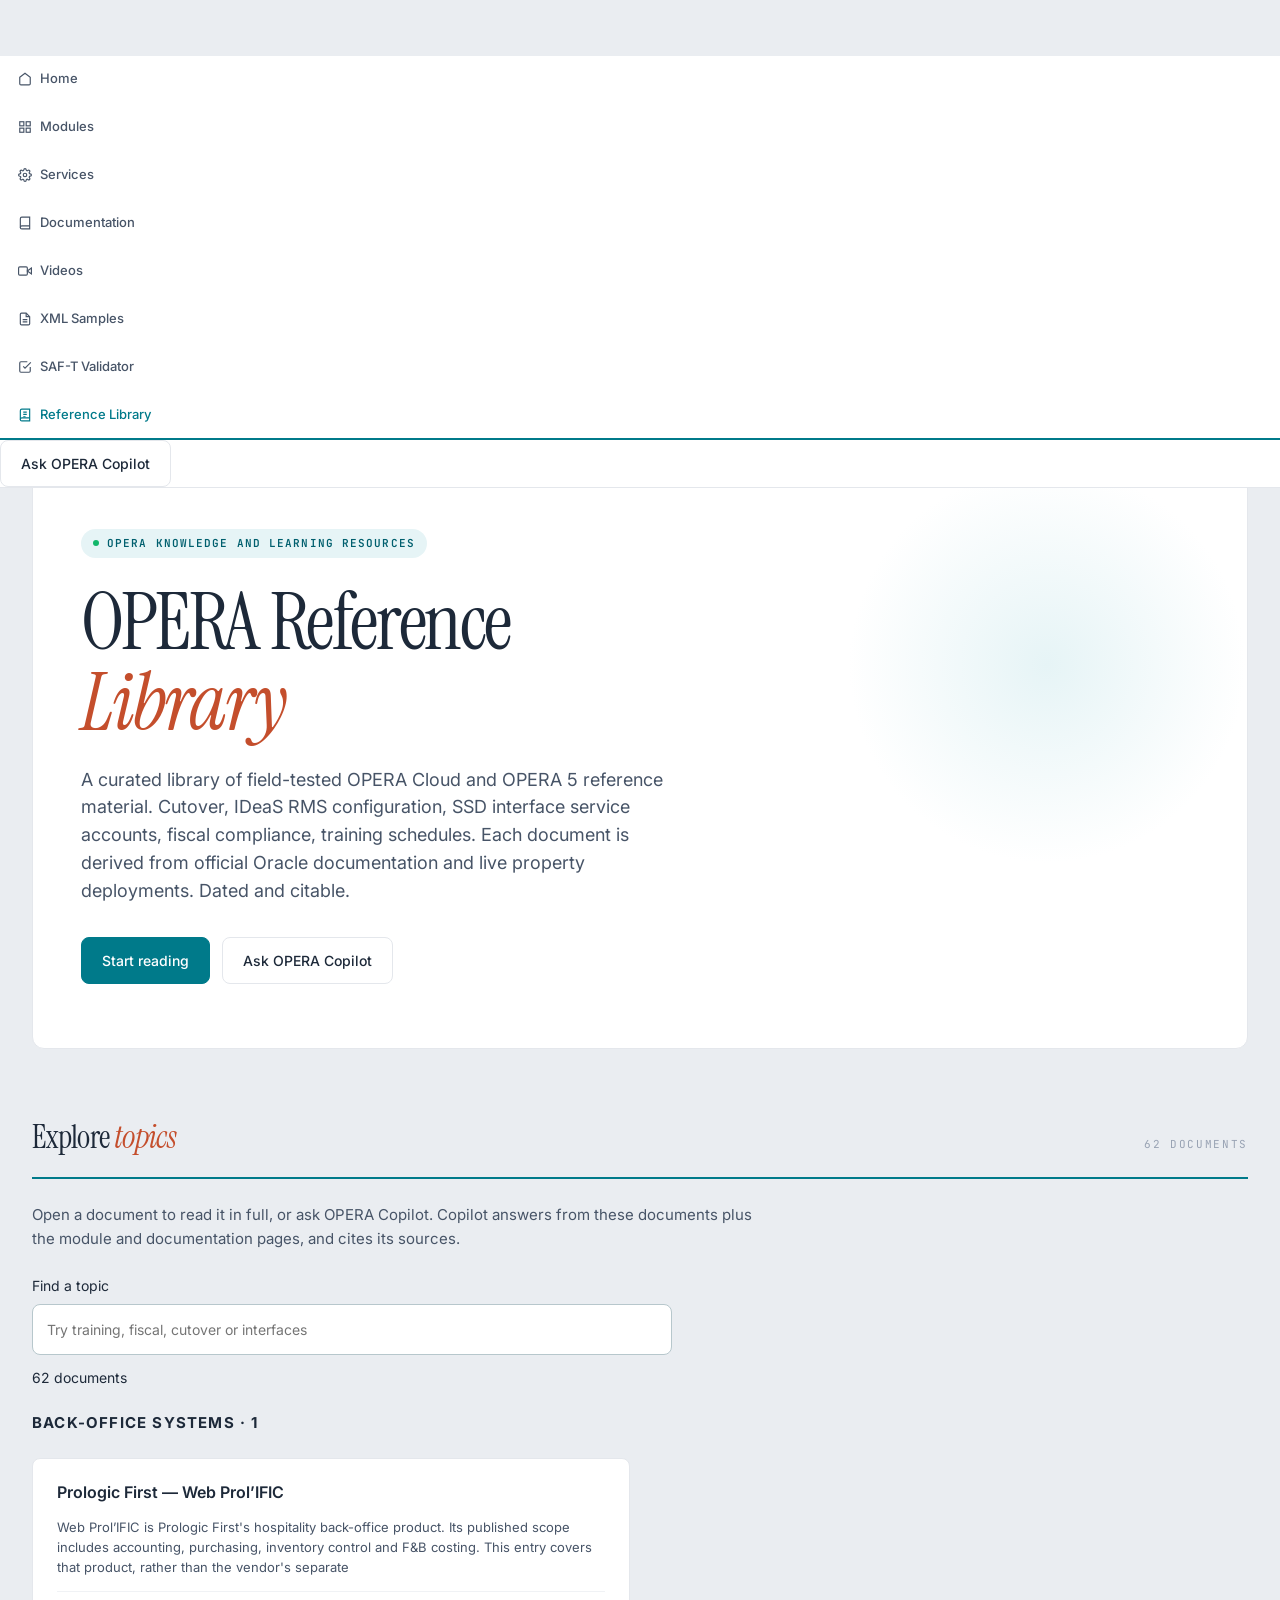
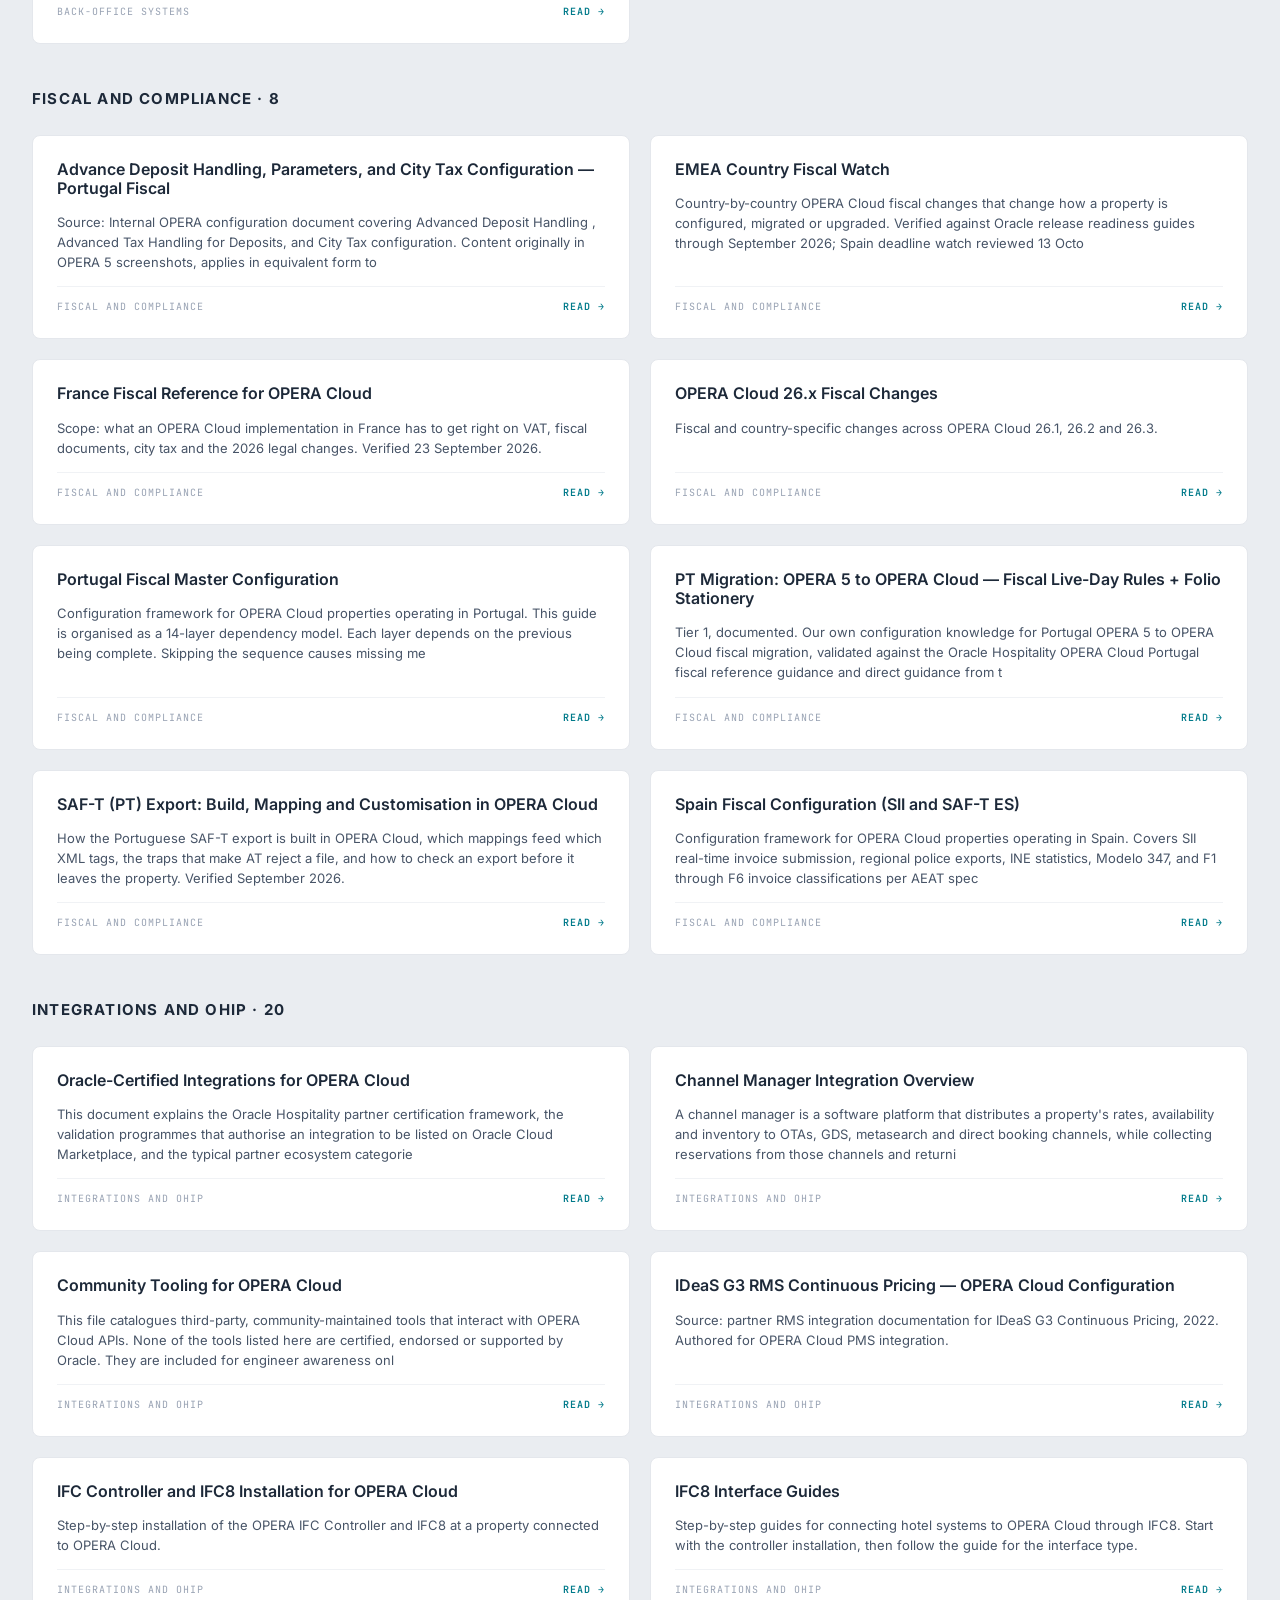
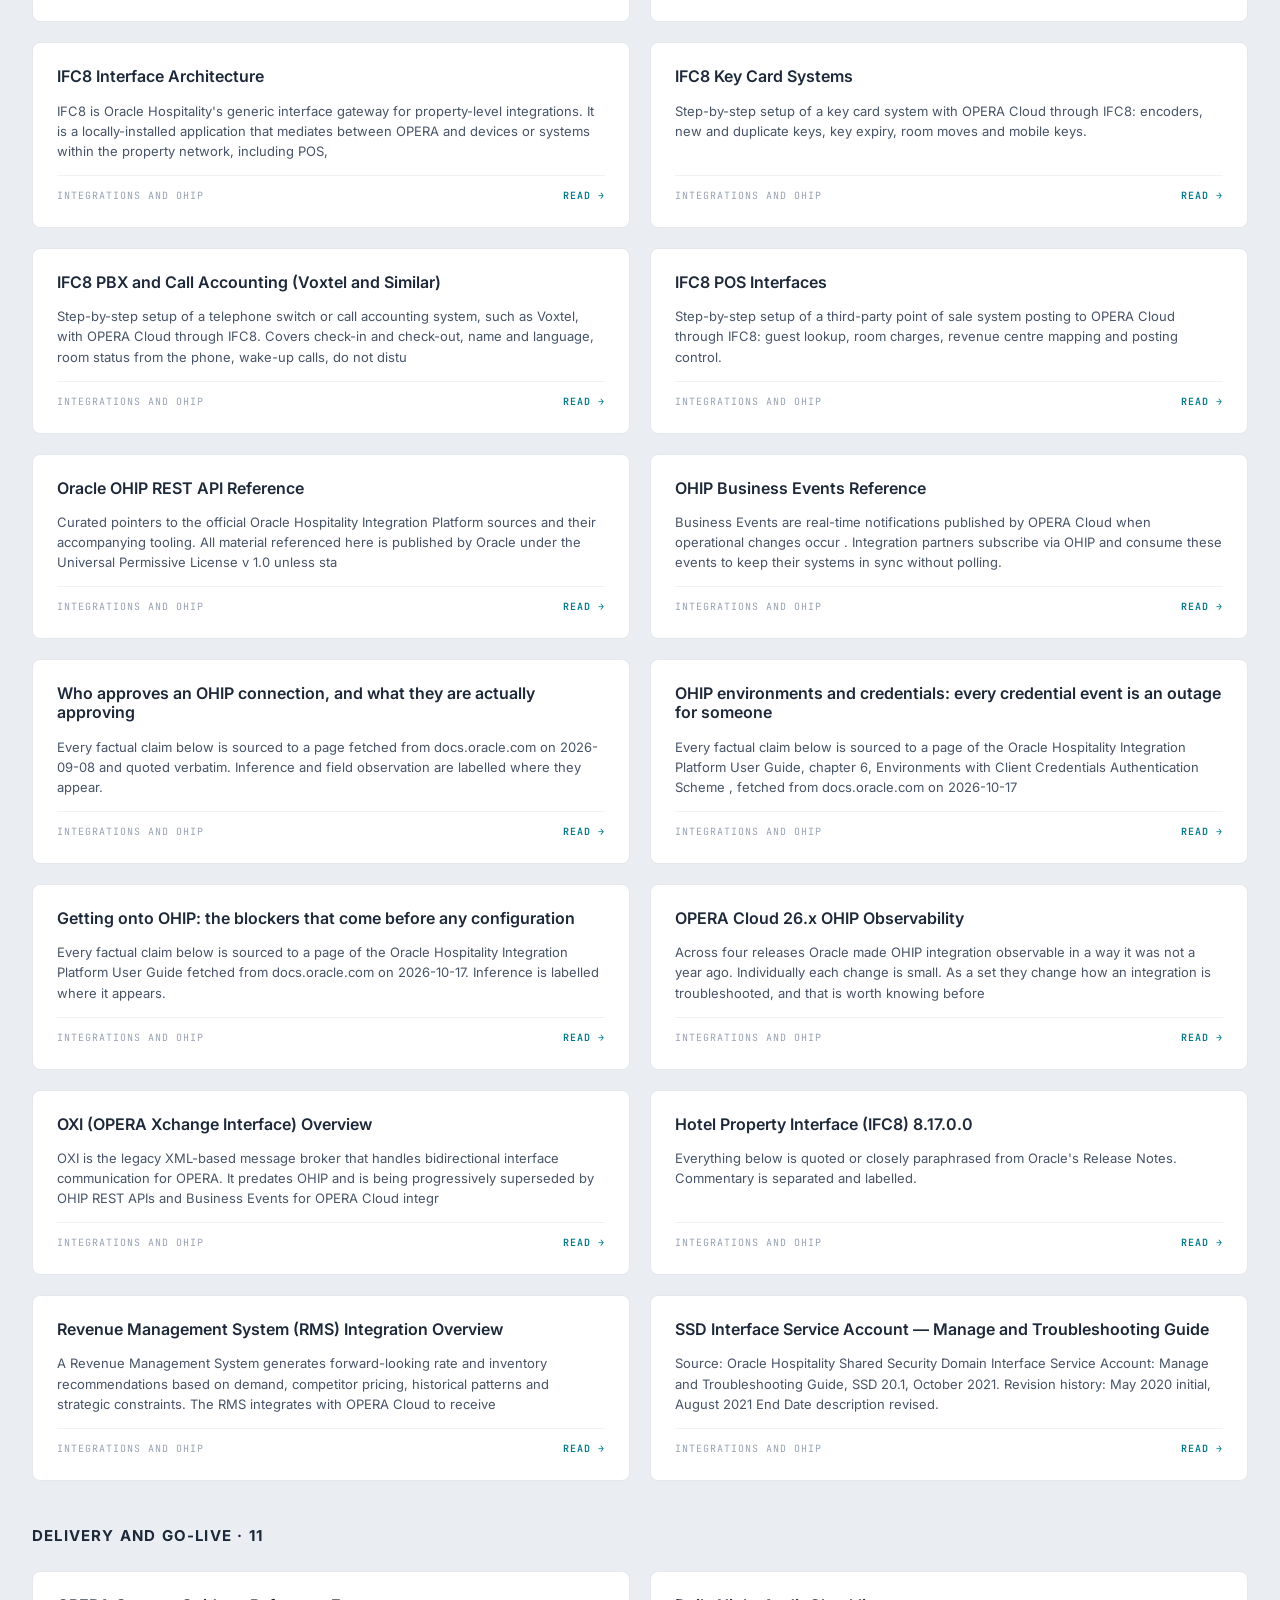
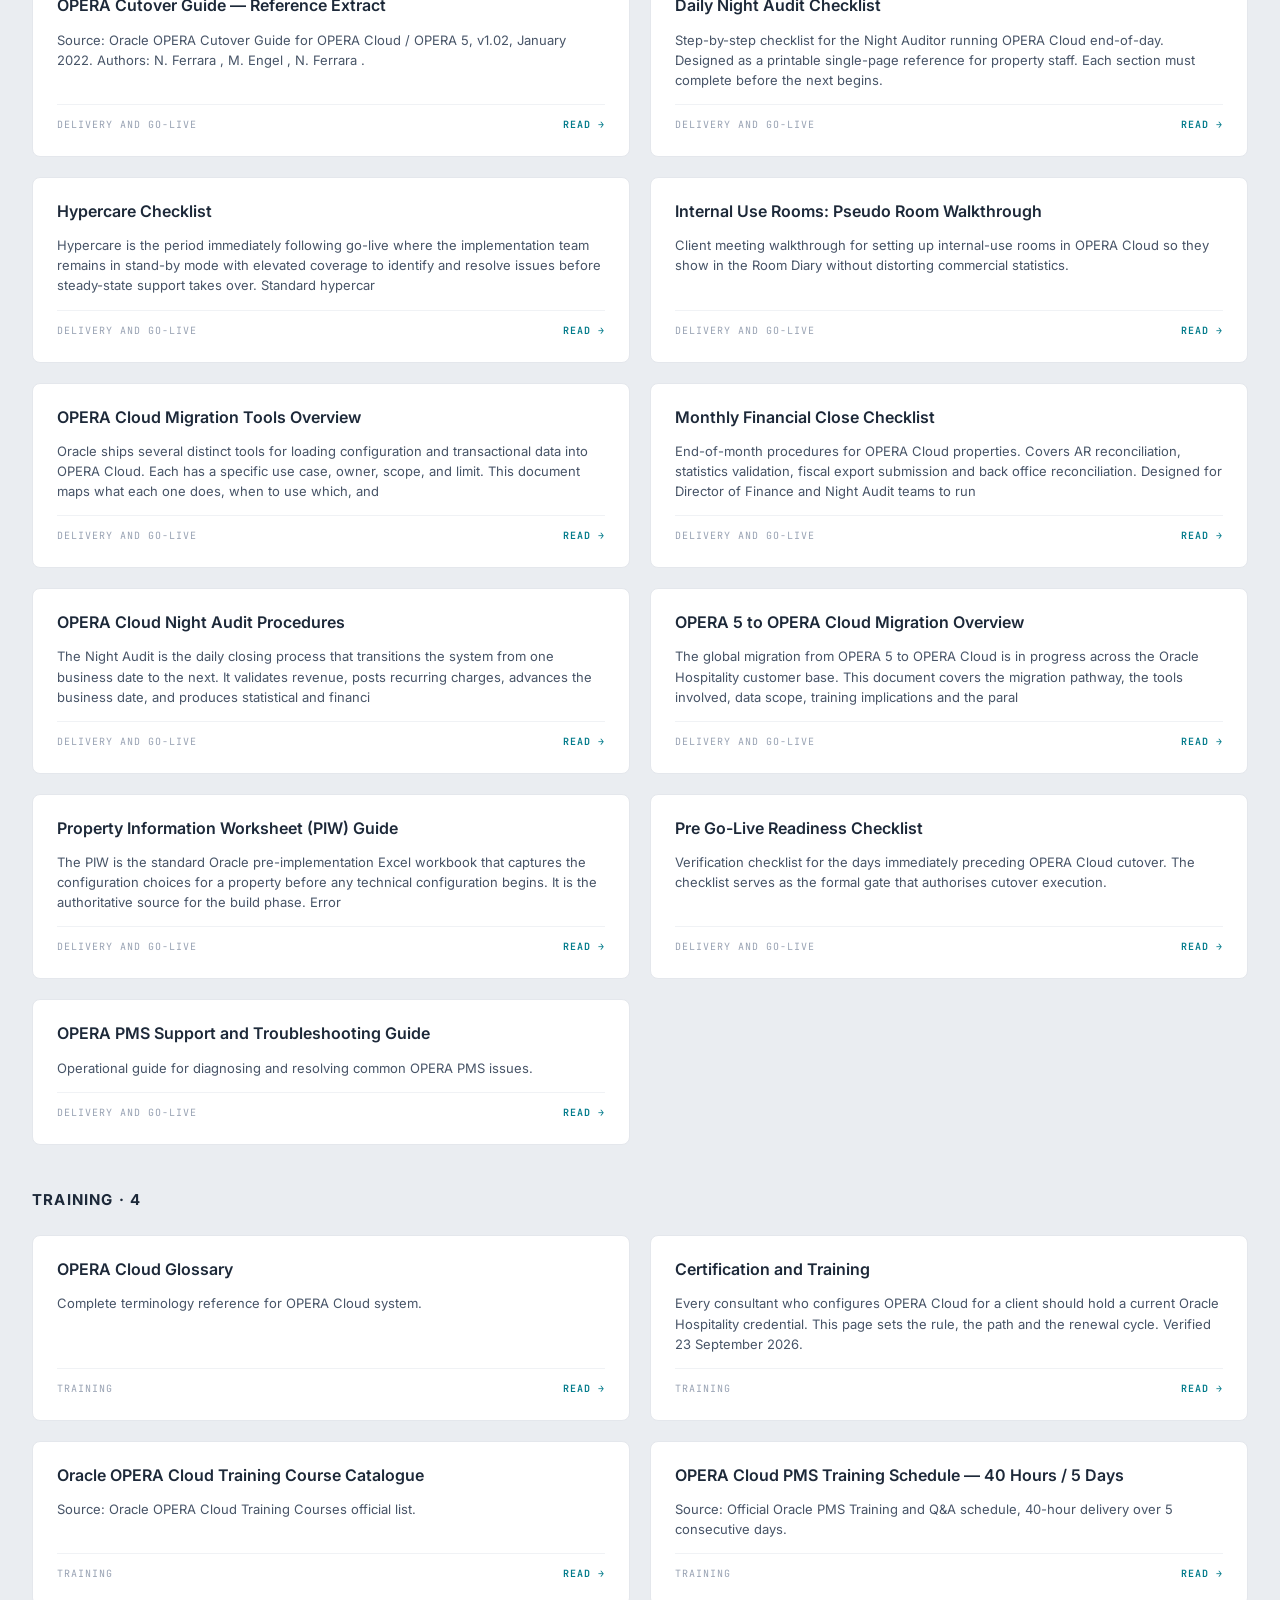
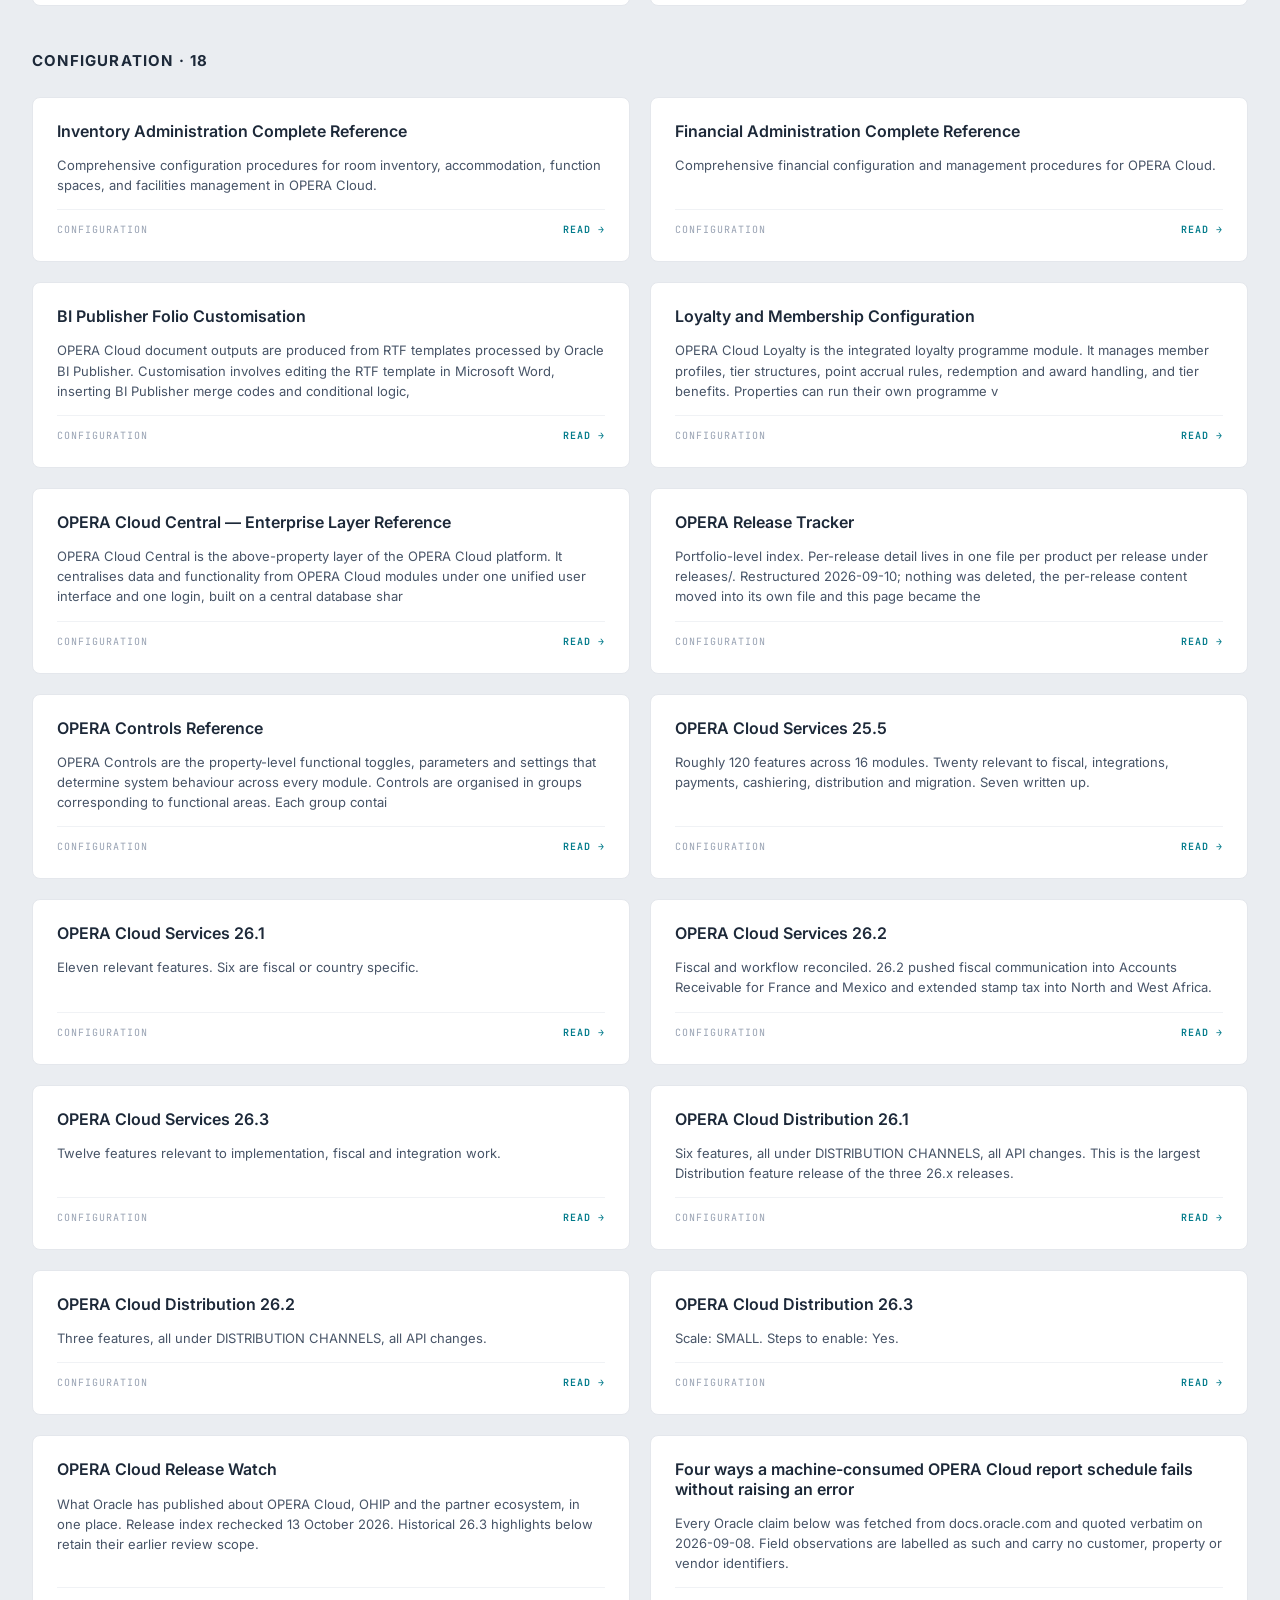
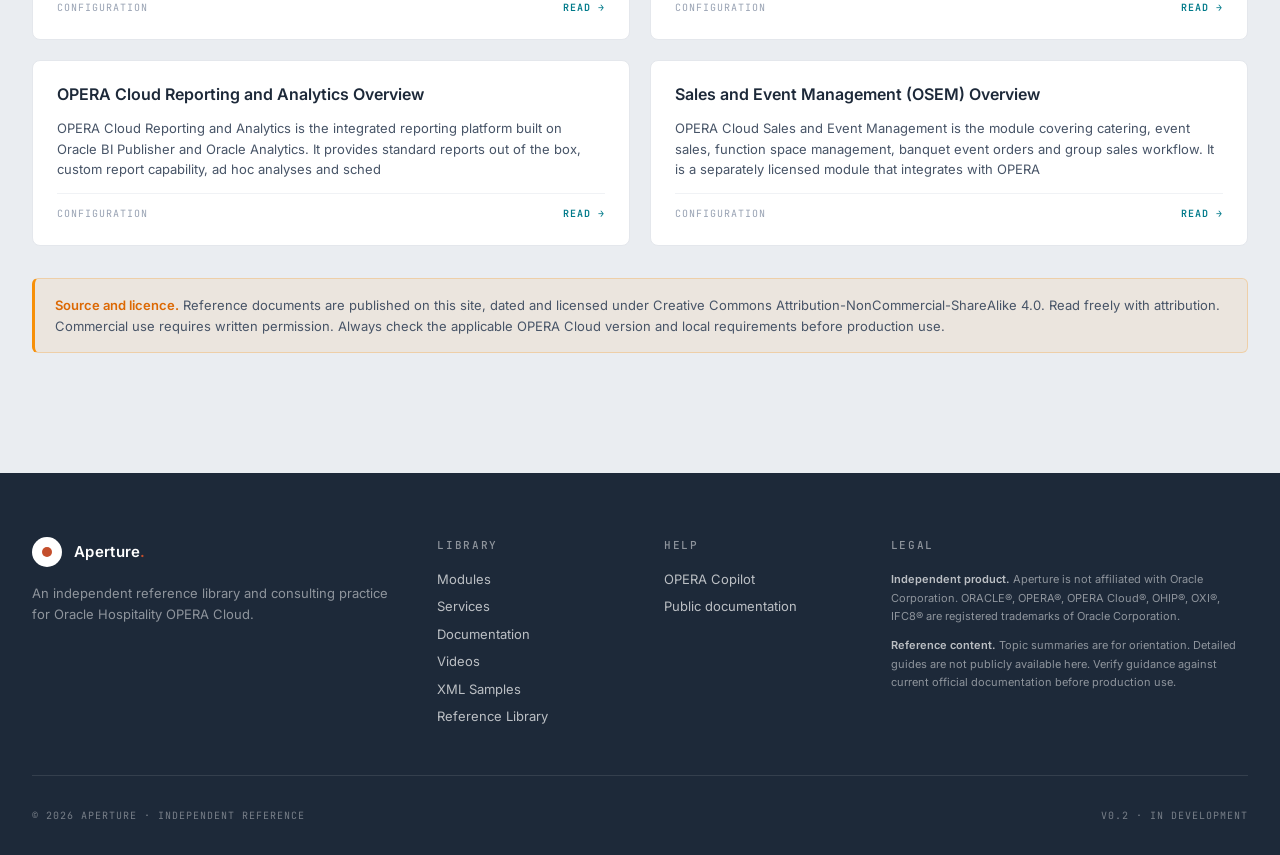
<file: opera-library.html>
<!DOCTYPE html>
<html lang="en">
<head>
<meta charset="UTF-8">
<meta name="viewport" content="width=device-width, initial-scale=1.0">
<title>OPERA Reference Library · Aperture</title>
<meta name="description" content="Curated OPERA Cloud and OPERA 5 technical reference library. Cutover, IDeaS RMS, SSD service accounts, fiscal compliance, training. Maintained by Tiago Fitas.">
<link rel="preconnect" href="https://fonts.googleapis.com">
<link rel="preconnect" href="https://fonts.gstatic.com" crossorigin>
<link href="https://fonts.googleapis.com/css2?family=Instrument+Serif:ital@0;1&family=Inter:wght@300;400;500;600;700&family=JetBrains+Mono:wght@400;500&display=swap" rel="stylesheet">
<link rel="stylesheet" href="assets/styles.css">
</head>
<body>

<!-- MENU -->
<nav class="menubar">
  <div class="menu-links">
    <a href="index.html" class="menu-link">
      <svg viewBox="0 0 24 24" fill="none" stroke="currentColor" stroke-width="2"><path d="M3 9l9-7 9 7v11a2 2 0 01-2 2H5a2 2 0 01-2-2z"/></svg>
      Home
    </a>
    <a href="modules.html" class="menu-link">
      <svg viewBox="0 0 24 24" fill="none" stroke="currentColor" stroke-width="2"><rect x="3" y="3" width="7" height="7"/><rect x="14" y="3" width="7" height="7"/><rect x="3" y="14" width="7" height="7"/><rect x="14" y="14" width="7" height="7"/></svg>
      Modules
    </a>
    <a href="services.html" class="menu-link">
      <svg viewBox="0 0 24 24" fill="none" stroke="currentColor" stroke-width="2"><circle cx="12" cy="12" r="3"/><path d="M19.4 15a1.65 1.65 0 00.33 1.82l.06.06a2 2 0 010 2.83 2 2 0 01-2.83 0l-.06-.06a1.65 1.65 0 00-1.82-.33 1.65 1.65 0 00-1 1.51V21a2 2 0 01-4 0v-.09A1.65 1.65 0 009 19.4a1.65 1.65 0 00-1.82.33l-.06.06a2 2 0 01-2.83 0 2 2 0 010-2.83l.06-.06a1.65 1.65 0 00.33-1.82 1.65 1.65 0 00-1.51-1H3a2 2 0 010-4h.09A1.65 1.65 0 004.6 9a1.65 1.65 0 00-.33-1.82l-.06-.06a2 2 0 010-2.83 2 2 0 012.83 0l.06.06a1.65 1.65 0 001.82.33H9a1.65 1.65 0 001-1.51V3a2 2 0 014 0v.09a1.65 1.65 0 001 1.51 1.65 1.65 0 001.82-.33l.06-.06a2 2 0 012.83 0 2 2 0 010 2.83l-.06.06a1.65 1.65 0 00-.33 1.82V9a1.65 1.65 0 001.51 1H21a2 2 0 010 4h-.09a1.65 1.65 0 00-1.51 1z"/></svg>
      Services
    </a>
    <a href="resources.html" class="menu-link">
      <svg viewBox="0 0 24 24" fill="none" stroke="currentColor" stroke-width="2"><path d="M4 19.5A2.5 2.5 0 016.5 17H20"/><path d="M6.5 2H20v20H6.5A2.5 2.5 0 014 19.5v-15A2.5 2.5 0 016.5 2z"/></svg>
      Documentation
    </a>
    <a href="videos.html" class="menu-link">
      <svg viewBox="0 0 24 24" fill="none" stroke="currentColor" stroke-width="2"><polygon points="23 7 16 12 23 17 23 7"/><rect x="1" y="5" width="15" height="14" rx="2"/></svg>
      Videos
    </a>
    <a href="xml-library.html" class="menu-link">
      <svg viewBox="0 0 24 24" fill="none" stroke="currentColor" stroke-width="2"><path d="M14 2H6a2 2 0 00-2 2v16a2 2 0 002 2h12a2 2 0 002-2V8z"/><path d="M14 2v6h6 M16 13H8 M16 17H8"/></svg>
      XML Samples
    </a>
    <a href="saft.html" class="menu-link">
      <svg viewBox="0 0 24 24" fill="none" stroke="currentColor" stroke-width="2"><path d="M9 11l3 3L22 4"/><path d="M21 12v7a2 2 0 01-2 2H5a2 2 0 01-2-2V5a2 2 0 012-2h11"/></svg>
      SAF-T Validator
    </a>
    <a href="opera-library.html" class="menu-link active">
      <svg viewBox="0 0 24 24" fill="none" stroke="currentColor" stroke-width="2"><path d="M4 19.5A2.5 2.5 0 016.5 17H20"/><path d="M6.5 2H20v20H6.5A2.5 2.5 0 014 19.5v-15A2.5 2.5 0 016.5 2z"/><path d="M9 7h6 M9 11h6 M9 15h4"/></svg>
      Reference Library
    </a>
    <div class="menubar-actions"><a href="copilot.html" class="btn btn-secondary">Ask OPERA Copilot</a>
    </div>
  </div>
</nav>

<!-- PAGE CONTENT -->
<div class="page">

  <section class="hero">
    <div class="hero-content">
      <div class="hero-eyebrow">
        <span class="dot"></span>
        OPERA knowledge and learning resources
      </div>
      <h1>OPERA Reference<br><span class="accent">Library</span></h1>
      <p class="lead">A curated library of field-tested OPERA Cloud and OPERA 5 reference material. Cutover, IDeaS RMS configuration, SSD interface service accounts, fiscal compliance, training schedules. Each document is derived from official Oracle documentation and live property deployments. Dated and citable.</p>
      <div class="ctas"><a href="opera-doc.html?file=cutover-guide.md" class="btn btn-primary">Start reading</a><a href="copilot.html" class="btn btn-secondary">Ask OPERA Copilot</a></div>
    </div>
  </section>

  <div class="section-head">
    <h2>Explore <span class="accent">topics</span></h2>
    <span class="count">62 DOCUMENTS</span>
  </div>
  <p class="section-intro">Open a document to read it in full, or ask OPERA Copilot. Copilot answers from these documents plus the module and documentation pages, and cites its sources.</p>
<label for="topic-filter">Find a topic</label><input id="topic-filter" type="search" placeholder="Try training, fiscal, cutover or interfaces" style="display:block;width:100%;max-width:640px;padding:14px;margin:8px 0 12px;border:1px solid #b7c7cc;border-radius:8px;font:inherit"><p id="topic-count" role="status" aria-live="polite">62 documents</p><p id="topic-empty" hidden>No matching topics. Try a broader term or <a href="copilot.html">ask Copilot</a>.</p>

  <div class="tiles">
    <h3 class="span-12 lib-cat" style="grid-column:1/-1;margin:24px 0 4px;font-size:15px;letter-spacing:.08em;text-transform:uppercase">Back-office systems · 1</h3>
    <a href="opera-doc.html?file=prologic-first-webprolific.md" class="tile span-6 module-tile"><div class="head"><h3>Prologic First — Web Prol’IFIC</h3></div><p class="desc">Web Prol’IFIC is Prologic First's hospitality back-office product. Its published scope includes accounting, purchasing, inventory control and F&amp;B costing. This entry covers that product, rather than the vendor's separate</p><div class="foot"><span>BACK-OFFICE SYSTEMS</span><span class="badge">Read →</span></div></a>

    <h3 class="span-12 lib-cat" style="grid-column:1/-1;margin:24px 0 4px;font-size:15px;letter-spacing:.08em;text-transform:uppercase">Fiscal and compliance · 8</h3>
    <a href="opera-doc.html?file=advance-deposit-city-tax-fiscal.md" class="tile span-6 module-tile"><div class="head"><h3>Advance Deposit Handling, Parameters, and City Tax Configuration — Portugal Fiscal</h3></div><p class="desc">Source: Internal OPERA configuration document covering Advanced Deposit Handling , Advanced Tax Handling for Deposits, and City Tax configuration. Content originally in OPERA 5 screenshots, applies in equivalent form to </p><div class="foot"><span>FISCAL AND COMPLIANCE</span><span class="badge">Read →</span></div></a>
    <a href="opera-doc.html?file=emea-fiscal-watch.md" class="tile span-6 module-tile"><div class="head"><h3>EMEA Country Fiscal Watch</h3></div><p class="desc">Country-by-country OPERA Cloud fiscal changes that change how a property is configured, migrated or upgraded. Verified against Oracle release readiness guides through September 2026; Spain deadline watch reviewed 13 Octo</p><div class="foot"><span>FISCAL AND COMPLIANCE</span><span class="badge">Read →</span></div></a>
    <a href="opera-doc.html?file=france-fiscal.md" class="tile span-6 module-tile"><div class="head"><h3>France Fiscal Reference for OPERA Cloud</h3></div><p class="desc">Scope: what an OPERA Cloud implementation in France has to get right on VAT, fiscal documents, city tax and the 2026 legal changes. Verified 23 September 2026.</p><div class="foot"><span>FISCAL AND COMPLIANCE</span><span class="badge">Read →</span></div></a>
    <a href="opera-doc.html?file=opera-cloud-26x-fiscal-changes.md" class="tile span-6 module-tile"><div class="head"><h3>OPERA Cloud 26.x Fiscal Changes</h3></div><p class="desc">Fiscal and country-specific changes across OPERA Cloud 26.1, 26.2 and 26.3.</p><div class="foot"><span>FISCAL AND COMPLIANCE</span><span class="badge">Read →</span></div></a>
    <a href="opera-doc.html?file=portugal-fiscal-master.md" class="tile span-6 module-tile"><div class="head"><h3>Portugal Fiscal Master Configuration</h3></div><p class="desc">Configuration framework for OPERA Cloud properties operating in Portugal. This guide is organised as a 14-layer dependency model. Each layer depends on the previous being complete. Skipping the sequence causes missing me</p><div class="foot"><span>FISCAL AND COMPLIANCE</span><span class="badge">Read →</span></div></a>
    <a href="opera-doc.html?file=pt-fiscal-migration-folio-stationery.md" class="tile span-6 module-tile"><div class="head"><h3>PT Migration: OPERA 5 to OPERA Cloud — Fiscal Live-Day Rules + Folio Stationery</h3></div><p class="desc">Tier 1, documented. Our own configuration knowledge for Portugal OPERA 5 to OPERA Cloud fiscal migration, validated against the Oracle Hospitality OPERA Cloud Portugal fiscal reference guidance and direct guidance from t</p><div class="foot"><span>FISCAL AND COMPLIANCE</span><span class="badge">Read →</span></div></a>
    <a href="opera-doc.html?file=saft-pt-export-customisation.md" class="tile span-6 module-tile"><div class="head"><h3>SAF-T (PT) Export: Build, Mapping and Customisation in OPERA Cloud</h3></div><p class="desc">How the Portuguese SAF-T export is built in OPERA Cloud, which mappings feed which XML tags, the traps that make AT reject a file, and how to check an export before it leaves the property. Verified September 2026.</p><div class="foot"><span>FISCAL AND COMPLIANCE</span><span class="badge">Read →</span></div></a>
    <a href="opera-doc.html?file=spain-fiscal-sii.md" class="tile span-6 module-tile"><div class="head"><h3>Spain Fiscal Configuration (SII and SAF-T ES)</h3></div><p class="desc">Configuration framework for OPERA Cloud properties operating in Spain. Covers SII real-time invoice submission, regional police exports, INE statistics, Modelo 347, and F1 through F6 invoice classifications per AEAT spec</p><div class="foot"><span>FISCAL AND COMPLIANCE</span><span class="badge">Read →</span></div></a>

    <h3 class="span-12 lib-cat" style="grid-column:1/-1;margin:24px 0 4px;font-size:15px;letter-spacing:.08em;text-transform:uppercase">Integrations and OHIP · 20</h3>
    <a href="opera-doc.html?file=certified-integrations-ohip.md" class="tile span-6 module-tile"><div class="head"><h3>Oracle-Certified Integrations for OPERA Cloud</h3></div><p class="desc">This document explains the Oracle Hospitality partner certification framework, the validation programmes that authorise an integration to be listed on Oracle Cloud Marketplace, and the typical partner ecosystem categorie</p><div class="foot"><span>INTEGRATIONS AND OHIP</span><span class="badge">Read →</span></div></a>
    <a href="opera-doc.html?file=channel-manager-integration-overview.md" class="tile span-6 module-tile"><div class="head"><h3>Channel Manager Integration Overview</h3></div><p class="desc">A channel manager is a software platform that distributes a property's rates, availability and inventory to OTAs, GDS, metasearch and direct booking channels, while collecting reservations from those channels and returni</p><div class="foot"><span>INTEGRATIONS AND OHIP</span><span class="badge">Read →</span></div></a>
    <a href="opera-doc.html?file=community-tooling.md" class="tile span-6 module-tile"><div class="head"><h3>Community Tooling for OPERA Cloud</h3></div><p class="desc">This file catalogues third-party, community-maintained tools that interact with OPERA Cloud APIs. None of the tools listed here are certified, endorsed or supported by Oracle. They are included for engineer awareness onl</p><div class="foot"><span>INTEGRATIONS AND OHIP</span><span class="badge">Read →</span></div></a>
    <a href="opera-doc.html?file=ideas-g3-continuous-pricing.md" class="tile span-6 module-tile"><div class="head"><h3>IDeaS G3 RMS Continuous Pricing — OPERA Cloud Configuration</h3></div><p class="desc">Source: partner RMS integration documentation for IDeaS G3 Continuous Pricing, 2022. Authored for OPERA Cloud PMS integration.</p><div class="foot"><span>INTEGRATIONS AND OHIP</span><span class="badge">Read →</span></div></a>
    <a href="opera-doc.html?file=ifc8-controller-installation.md" class="tile span-6 module-tile"><div class="head"><h3>IFC Controller and IFC8 Installation for OPERA Cloud</h3></div><p class="desc">Step-by-step installation of the OPERA IFC Controller and IFC8 at a property connected to OPERA Cloud.</p><div class="foot"><span>INTEGRATIONS AND OHIP</span><span class="badge">Read →</span></div></a>
    <a href="opera-doc.html?file=ifc8-guides-index.md" class="tile span-6 module-tile"><div class="head"><h3>IFC8 Interface Guides</h3></div><p class="desc">Step-by-step guides for connecting hotel systems to OPERA Cloud through IFC8. Start with the controller installation, then follow the guide for the interface type.</p><div class="foot"><span>INTEGRATIONS AND OHIP</span><span class="badge">Read →</span></div></a>
    <a href="opera-doc.html?file=ifc8-interface-architecture.md" class="tile span-6 module-tile"><div class="head"><h3>IFC8 Interface Architecture</h3></div><p class="desc">IFC8 is Oracle Hospitality's generic interface gateway for property-level integrations. It is a locally-installed application that mediates between OPERA and devices or systems within the property network, including POS,</p><div class="foot"><span>INTEGRATIONS AND OHIP</span><span class="badge">Read →</span></div></a>
    <a href="opera-doc.html?file=ifc8-key-card.md" class="tile span-6 module-tile"><div class="head"><h3>IFC8 Key Card Systems</h3></div><p class="desc">Step-by-step setup of a key card system with OPERA Cloud through IFC8: encoders, new and duplicate keys, key expiry, room moves and mobile keys.</p><div class="foot"><span>INTEGRATIONS AND OHIP</span><span class="badge">Read →</span></div></a>
    <a href="opera-doc.html?file=ifc8-pbx-call-accounting.md" class="tile span-6 module-tile"><div class="head"><h3>IFC8 PBX and Call Accounting (Voxtel and Similar)</h3></div><p class="desc">Step-by-step setup of a telephone switch or call accounting system, such as Voxtel, with OPERA Cloud through IFC8. Covers check-in and check-out, name and language, room status from the phone, wake-up calls, do not distu</p><div class="foot"><span>INTEGRATIONS AND OHIP</span><span class="badge">Read →</span></div></a>
    <a href="opera-doc.html?file=ifc8-pos.md" class="tile span-6 module-tile"><div class="head"><h3>IFC8 POS Interfaces</h3></div><p class="desc">Step-by-step setup of a third-party point of sale system posting to OPERA Cloud through IFC8: guest lookup, room charges, revenue centre mapping and posting control.</p><div class="foot"><span>INTEGRATIONS AND OHIP</span><span class="badge">Read →</span></div></a>
    <a href="opera-doc.html?file=ohip-api-reference.md" class="tile span-6 module-tile"><div class="head"><h3>Oracle OHIP REST API Reference</h3></div><p class="desc">Curated pointers to the official Oracle Hospitality Integration Platform sources and their accompanying tooling. All material referenced here is published by Oracle under the Universal Permissive License v 1.0 unless sta</p><div class="foot"><span>INTEGRATIONS AND OHIP</span><span class="badge">Read →</span></div></a>
    <a href="opera-doc.html?file=ohip-business-events-reference.md" class="tile span-6 module-tile"><div class="head"><h3>OHIP Business Events Reference</h3></div><p class="desc">Business Events are real-time notifications published by OPERA Cloud when operational changes occur . Integration partners subscribe via OHIP and consume these events to keep their systems in sync without polling.</p><div class="foot"><span>INTEGRATIONS AND OHIP</span><span class="badge">Read →</span></div></a>
    <a href="opera-doc.html?file=ohip-connection-approval-ownership.md" class="tile span-6 module-tile"><div class="head"><h3>Who approves an OHIP connection, and what they are actually approving</h3></div><p class="desc">Every factual claim below is sourced to a page fetched from docs.oracle.com on 2026-09-08 and quoted verbatim. Inference and field observation are labelled where they appear.</p><div class="foot"><span>INTEGRATIONS AND OHIP</span><span class="badge">Read →</span></div></a>
    <a href="opera-doc.html?file=ohip-environments-and-credentials.md" class="tile span-6 module-tile"><div class="head"><h3>OHIP environments and credentials: every credential event is an outage for someone</h3></div><p class="desc">Every factual claim below is sourced to a page of the Oracle Hospitality Integration Platform User Guide, chapter 6, Environments with Client Credentials Authentication Scheme , fetched from docs.oracle.com on 2026-10-17</p><div class="foot"><span>INTEGRATIONS AND OHIP</span><span class="badge">Read →</span></div></a>
    <a href="opera-doc.html?file=ohip-getting-started.md" class="tile span-6 module-tile"><div class="head"><h3>Getting onto OHIP: the blockers that come before any configuration</h3></div><p class="desc">Every factual claim below is sourced to a page of the Oracle Hospitality Integration Platform User Guide fetched from docs.oracle.com on 2026-10-17. Inference is labelled where it appears.</p><div class="foot"><span>INTEGRATIONS AND OHIP</span><span class="badge">Read →</span></div></a>
    <a href="opera-doc.html?file=opera-cloud-26x-ohip-observability.md" class="tile span-6 module-tile"><div class="head"><h3>OPERA Cloud 26.x OHIP Observability</h3></div><p class="desc">Across four releases Oracle made OHIP integration observable in a way it was not a year ago. Individually each change is small. As a set they change how an integration is troubleshooted, and that is worth knowing before </p><div class="foot"><span>INTEGRATIONS AND OHIP</span><span class="badge">Read →</span></div></a>
    <a href="opera-doc.html?file=oxi-overview.md" class="tile span-6 module-tile"><div class="head"><h3>OXI (OPERA Xchange Interface) Overview</h3></div><p class="desc">OXI is the legacy XML-based message broker that handles bidirectional interface communication for OPERA. It predates OHIP and is being progressively superseded by OHIP REST APIs and Business Events for OPERA Cloud integr</p><div class="foot"><span>INTEGRATIONS AND OHIP</span><span class="badge">Read →</span></div></a>
    <a href="opera-doc.html?file=release-ifc8-8.17.md" class="tile span-6 module-tile"><div class="head"><h3>Hotel Property Interface (IFC8) 8.17.0.0</h3></div><p class="desc">Everything below is quoted or closely paraphrased from Oracle's Release Notes. Commentary is separated and labelled.</p><div class="foot"><span>INTEGRATIONS AND OHIP</span><span class="badge">Read →</span></div></a>
    <a href="opera-doc.html?file=revenue-management-integration-overview.md" class="tile span-6 module-tile"><div class="head"><h3>Revenue Management System (RMS) Integration Overview</h3></div><p class="desc">A Revenue Management System generates forward-looking rate and inventory recommendations based on demand, competitor pricing, historical patterns and strategic constraints. The RMS integrates with OPERA Cloud to receive </p><div class="foot"><span>INTEGRATIONS AND OHIP</span><span class="badge">Read →</span></div></a>
    <a href="opera-doc.html?file=ssd-interface-service-account.md" class="tile span-6 module-tile"><div class="head"><h3>SSD Interface Service Account — Manage and Troubleshooting Guide</h3></div><p class="desc">Source: Oracle Hospitality Shared Security Domain Interface Service Account: Manage and Troubleshooting Guide, SSD 20.1, October 2021. Revision history: May 2020 initial, August 2021 End Date description revised.</p><div class="foot"><span>INTEGRATIONS AND OHIP</span><span class="badge">Read →</span></div></a>

    <h3 class="span-12 lib-cat" style="grid-column:1/-1;margin:24px 0 4px;font-size:15px;letter-spacing:.08em;text-transform:uppercase">Delivery and go-live · 11</h3>
    <a href="opera-doc.html?file=cutover-guide.md" class="tile span-6 module-tile"><div class="head"><h3>OPERA Cutover Guide — Reference Extract</h3></div><p class="desc">Source: Oracle OPERA Cutover Guide for OPERA Cloud / OPERA 5, v1.02, January 2022. Authors: N. Ferrara , M. Engel , N. Ferrara .</p><div class="foot"><span>DELIVERY AND GO-LIVE</span><span class="badge">Read →</span></div></a>
    <a href="opera-doc.html?file=daily-night-audit-checklist.md" class="tile span-6 module-tile"><div class="head"><h3>Daily Night Audit Checklist</h3></div><p class="desc">Step-by-step checklist for the Night Auditor running OPERA Cloud end-of-day. Designed as a printable single-page reference for property staff. Each section must complete before the next begins.</p><div class="foot"><span>DELIVERY AND GO-LIVE</span><span class="badge">Read →</span></div></a>
    <a href="opera-doc.html?file=hypercare-checklist.md" class="tile span-6 module-tile"><div class="head"><h3>Hypercare Checklist</h3></div><p class="desc">Hypercare is the period immediately following go-live where the implementation team remains in stand-by mode with elevated coverage to identify and resolve issues before steady-state support takes over. Standard hypercar</p><div class="foot"><span>DELIVERY AND GO-LIVE</span><span class="badge">Read →</span></div></a>
    <a href="opera-doc.html?file=internal-pseudo-rooms-walkthrough.md" class="tile span-6 module-tile"><div class="head"><h3>Internal Use Rooms: Pseudo Room Walkthrough</h3></div><p class="desc">Client meeting walkthrough for setting up internal-use rooms in OPERA Cloud so they show in the Room Diary without distorting commercial statistics.</p><div class="foot"><span>DELIVERY AND GO-LIVE</span><span class="badge">Read →</span></div></a>
    <a href="opera-doc.html?file=migration-tools-overview.md" class="tile span-6 module-tile"><div class="head"><h3>OPERA Cloud Migration Tools Overview</h3></div><p class="desc">Oracle ships several distinct tools for loading configuration and transactional data into OPERA Cloud. Each has a specific use case, owner, scope, and limit. This document maps what each one does, when to use which, and </p><div class="foot"><span>DELIVERY AND GO-LIVE</span><span class="badge">Read →</span></div></a>
    <a href="opera-doc.html?file=monthly-financial-close-checklist.md" class="tile span-6 module-tile"><div class="head"><h3>Monthly Financial Close Checklist</h3></div><p class="desc">End-of-month procedures for OPERA Cloud properties. Covers AR reconciliation, statistics validation, fiscal export submission and back office reconciliation. Designed for Director of Finance and Night Audit teams to run </p><div class="foot"><span>DELIVERY AND GO-LIVE</span><span class="badge">Read →</span></div></a>
    <a href="opera-doc.html?file=night-audit-procedures.md" class="tile span-6 module-tile"><div class="head"><h3>OPERA Cloud Night Audit Procedures</h3></div><p class="desc">The Night Audit is the daily closing process that transitions the system from one business date to the next. It validates revenue, posts recurring charges, advances the business date, and produces statistical and financi</p><div class="foot"><span>DELIVERY AND GO-LIVE</span><span class="badge">Read →</span></div></a>
    <a href="opera-doc.html?file=opera5-to-opera-cloud-migration-overview.md" class="tile span-6 module-tile"><div class="head"><h3>OPERA 5 to OPERA Cloud Migration Overview</h3></div><p class="desc">The global migration from OPERA 5 to OPERA Cloud is in progress across the Oracle Hospitality customer base. This document covers the migration pathway, the tools involved, data scope, training implications and the paral</p><div class="foot"><span>DELIVERY AND GO-LIVE</span><span class="badge">Read →</span></div></a>
    <a href="opera-doc.html?file=piw-property-information-worksheet-guide.md" class="tile span-6 module-tile"><div class="head"><h3>Property Information Worksheet (PIW) Guide</h3></div><p class="desc">The PIW is the standard Oracle pre-implementation Excel workbook that captures the configuration choices for a property before any technical configuration begins. It is the authoritative source for the build phase. Error</p><div class="foot"><span>DELIVERY AND GO-LIVE</span><span class="badge">Read →</span></div></a>
    <a href="opera-doc.html?file=pre-go-live-readiness-checklist.md" class="tile span-6 module-tile"><div class="head"><h3>Pre Go-Live Readiness Checklist</h3></div><p class="desc">Verification checklist for the days immediately preceding OPERA Cloud cutover. The checklist serves as the formal gate that authorises cutover execution.</p><div class="foot"><span>DELIVERY AND GO-LIVE</span><span class="badge">Read →</span></div></a>
    <a href="opera-doc.html?file=support-troubleshooting-guide.md" class="tile span-6 module-tile"><div class="head"><h3>OPERA PMS Support and Troubleshooting Guide</h3></div><p class="desc">Operational guide for diagnosing and resolving common OPERA PMS issues.</p><div class="foot"><span>DELIVERY AND GO-LIVE</span><span class="badge">Read →</span></div></a>

    <h3 class="span-12 lib-cat" style="grid-column:1/-1;margin:24px 0 4px;font-size:15px;letter-spacing:.08em;text-transform:uppercase">Training · 4</h3>
    <a href="opera-doc.html?file=07-glossary.md" class="tile span-6 module-tile"><div class="head"><h3>OPERA Cloud Glossary</h3></div><p class="desc">Complete terminology reference for OPERA Cloud system.</p><div class="foot"><span>TRAINING</span><span class="badge">Read →</span></div></a>
    <a href="opera-doc.html?file=certification-and-training.md" class="tile span-6 module-tile"><div class="head"><h3>Certification and Training</h3></div><p class="desc">Every consultant who configures OPERA Cloud for a client should hold a current Oracle Hospitality credential. This page sets the rule, the path and the renewal cycle. Verified 23 September 2026.</p><div class="foot"><span>TRAINING</span><span class="badge">Read →</span></div></a>
    <a href="opera-doc.html?file=training-catalogue.md" class="tile span-6 module-tile"><div class="head"><h3>Oracle OPERA Cloud Training Course Catalogue</h3></div><p class="desc">Source: Oracle OPERA Cloud Training Courses official list.</p><div class="foot"><span>TRAINING</span><span class="badge">Read →</span></div></a>
    <a href="opera-doc.html?file=training-schedule-40h.md" class="tile span-6 module-tile"><div class="head"><h3>OPERA Cloud PMS Training Schedule — 40 Hours / 5 Days</h3></div><p class="desc">Source: Official Oracle PMS Training and Q&amp;A schedule, 40-hour delivery over 5 consecutive days.</p><div class="foot"><span>TRAINING</span><span class="badge">Read →</span></div></a>

    <h3 class="span-12 lib-cat" style="grid-column:1/-1;margin:24px 0 4px;font-size:15px;letter-spacing:.08em;text-transform:uppercase">Configuration · 18</h3>
    <a href="opera-doc.html?file=02-inventory-administration-complete.md" class="tile span-6 module-tile"><div class="head"><h3>Inventory Administration Complete Reference</h3></div><p class="desc">Comprehensive configuration procedures for room inventory, accommodation, function spaces, and facilities management in OPERA Cloud.</p><div class="foot"><span>CONFIGURATION</span><span class="badge">Read →</span></div></a>
    <a href="opera-doc.html?file=03-financial-complete.md" class="tile span-6 module-tile"><div class="head"><h3>Financial Administration Complete Reference</h3></div><p class="desc">Comprehensive financial configuration and management procedures for OPERA Cloud.</p><div class="foot"><span>CONFIGURATION</span><span class="badge">Read →</span></div></a>
    <a href="opera-doc.html?file=bi-publisher-folio-customization.md" class="tile span-6 module-tile"><div class="head"><h3>BI Publisher Folio Customisation</h3></div><p class="desc">OPERA Cloud document outputs are produced from RTF templates processed by Oracle BI Publisher. Customisation involves editing the RTF template in Microsoft Word, inserting BI Publisher merge codes and conditional logic, </p><div class="foot"><span>CONFIGURATION</span><span class="badge">Read →</span></div></a>
    <a href="opera-doc.html?file=loyalty-membership-configuration.md" class="tile span-6 module-tile"><div class="head"><h3>Loyalty and Membership Configuration</h3></div><p class="desc">OPERA Cloud Loyalty is the integrated loyalty programme module. It manages member profiles, tier structures, point accrual rules, redemption and award handling, and tier benefits. Properties can run their own programme v</p><div class="foot"><span>CONFIGURATION</span><span class="badge">Read →</span></div></a>
    <a href="opera-doc.html?file=opera-cloud-central.md" class="tile span-6 module-tile"><div class="head"><h3>OPERA Cloud Central — Enterprise Layer Reference</h3></div><p class="desc">OPERA Cloud Central is the above-property layer of the OPERA Cloud platform. It centralises data and functionality from OPERA Cloud modules under one unified user interface and one login, built on a central database shar</p><div class="foot"><span>CONFIGURATION</span><span class="badge">Read →</span></div></a>
    <a href="opera-doc.html?file=opera-cloud-release-notes-tracker.md" class="tile span-6 module-tile"><div class="head"><h3>OPERA Release Tracker</h3></div><p class="desc">Portfolio-level index. Per-release detail lives in one file per product per release under releases/. Restructured 2026-09-10; nothing was deleted, the per-release content moved into its own file and this page became the </p><div class="foot"><span>CONFIGURATION</span><span class="badge">Read →</span></div></a>
    <a href="opera-doc.html?file=opera-controls-reference.md" class="tile span-6 module-tile"><div class="head"><h3>OPERA Controls Reference</h3></div><p class="desc">OPERA Controls are the property-level functional toggles, parameters and settings that determine system behaviour across every module. Controls are organised in groups corresponding to functional areas. Each group contai</p><div class="foot"><span>CONFIGURATION</span><span class="badge">Read →</span></div></a>
    <a href="opera-doc.html?file=release-opera-cloud-25.5.md" class="tile span-6 module-tile"><div class="head"><h3>OPERA Cloud Services 25.5</h3></div><p class="desc">Roughly 120 features across 16 modules. Twenty relevant to fiscal, integrations, payments, cashiering, distribution and migration. Seven written up.</p><div class="foot"><span>CONFIGURATION</span><span class="badge">Read →</span></div></a>
    <a href="opera-doc.html?file=release-opera-cloud-26.1.md" class="tile span-6 module-tile"><div class="head"><h3>OPERA Cloud Services 26.1</h3></div><p class="desc">Eleven relevant features. Six are fiscal or country specific.</p><div class="foot"><span>CONFIGURATION</span><span class="badge">Read →</span></div></a>
    <a href="opera-doc.html?file=release-opera-cloud-26.2.md" class="tile span-6 module-tile"><div class="head"><h3>OPERA Cloud Services 26.2</h3></div><p class="desc">Fiscal and workflow reconciled. 26.2 pushed fiscal communication into Accounts Receivable for France and Mexico and extended stamp tax into North and West Africa.</p><div class="foot"><span>CONFIGURATION</span><span class="badge">Read →</span></div></a>
    <a href="opera-doc.html?file=release-opera-cloud-26.3.md" class="tile span-6 module-tile"><div class="head"><h3>OPERA Cloud Services 26.3</h3></div><p class="desc">Twelve features relevant to implementation, fiscal and integration work.</p><div class="foot"><span>CONFIGURATION</span><span class="badge">Read →</span></div></a>
    <a href="opera-doc.html?file=release-opera-cloud-distribution-26.1.md" class="tile span-6 module-tile"><div class="head"><h3>OPERA Cloud Distribution 26.1</h3></div><p class="desc">Six features, all under DISTRIBUTION CHANNELS, all API changes. This is the largest Distribution feature release of the three 26.x releases.</p><div class="foot"><span>CONFIGURATION</span><span class="badge">Read →</span></div></a>
    <a href="opera-doc.html?file=release-opera-cloud-distribution-26.2.md" class="tile span-6 module-tile"><div class="head"><h3>OPERA Cloud Distribution 26.2</h3></div><p class="desc">Three features, all under DISTRIBUTION CHANNELS, all API changes.</p><div class="foot"><span>CONFIGURATION</span><span class="badge">Read →</span></div></a>
    <a href="opera-doc.html?file=release-opera-cloud-distribution-26.3.md" class="tile span-6 module-tile"><div class="head"><h3>OPERA Cloud Distribution 26.3</h3></div><p class="desc">Scale: SMALL. Steps to enable: Yes.</p><div class="foot"><span>CONFIGURATION</span><span class="badge">Read →</span></div></a>
    <a href="opera-doc.html?file=release-watch.md" class="tile span-6 module-tile"><div class="head"><h3>OPERA Cloud Release Watch</h3></div><p class="desc">What Oracle has published about OPERA Cloud, OHIP and the partner ecosystem, in one place. Release index rechecked 13 October 2026. Historical 26.3 highlights below retain their earlier review scope.</p><div class="foot"><span>CONFIGURATION</span><span class="badge">Read →</span></div></a>
    <a href="opera-doc.html?file=report-schedules-machine-consumed-failures.md" class="tile span-6 module-tile"><div class="head"><h3>Four ways a machine-consumed OPERA Cloud report schedule fails without raising an error</h3></div><p class="desc">Every Oracle claim below was fetched from docs.oracle.com and quoted verbatim on 2026-09-08. Field observations are labelled as such and carry no customer, property or vendor identifiers.</p><div class="foot"><span>CONFIGURATION</span><span class="badge">Read →</span></div></a>
    <a href="opera-doc.html?file=reporting-analytics-overview.md" class="tile span-6 module-tile"><div class="head"><h3>OPERA Cloud Reporting and Analytics Overview</h3></div><p class="desc">OPERA Cloud Reporting and Analytics is the integrated reporting platform built on Oracle BI Publisher and Oracle Analytics. It provides standard reports out of the box, custom report capability, ad hoc analyses and sched</p><div class="foot"><span>CONFIGURATION</span><span class="badge">Read →</span></div></a>
    <a href="opera-doc.html?file=sales-catering-osem-overview.md" class="tile span-6 module-tile"><div class="head"><h3>Sales and Event Management (OSEM) Overview</h3></div><p class="desc">OPERA Cloud Sales and Event Management is the module covering catering, event sales, function space management, banquet event orders and group sales workflow. It is a separately licensed module that integrates with OPERA</p><div class="foot"><span>CONFIGURATION</span><span class="badge">Read →</span></div></a>
  </div>

  <div class="disclaimer" style="margin-top: 24px;">
    <strong>Source and licence.</strong> Reference documents are published on this site, dated and licensed under Creative Commons Attribution-NonCommercial-ShareAlike 4.0. Read freely with attribution. Commercial use requires written permission. Always check the applicable OPERA Cloud version and local requirements before production use.
  </div>

</div>

<!-- FOOTER -->
<footer class="footer">
  <div class="footer-inner">
    <div class="footer-grid">
      <div class="footer-brand">
        <a href="index.html" class="brand">
          <div class="brand-mark"></div>
          <span class="name">Aperture<span class="dot">.</span></span>
        </a>
        <p class="blurb">An independent reference library and consulting practice for Oracle Hospitality OPERA Cloud.</p>
      </div>
      <div>
        <h4>Library</h4>
        <ul>
          <li><a href="modules.html">Modules</a></li>
          <li><a href="services.html">Services</a></li>
          <li><a href="resources.html">Documentation</a></li>
          <li><a href="videos.html">Videos</a></li>
          <li><a href="xml-library.html">XML Samples</a></li>
          <li><a href="opera-library.html">Reference Library</a></li>
        </ul>
      </div>
      <div>
        <h4>Help</h4><ul><li><a href="copilot.html">OPERA Copilot</a></li><li><a href="resources.html">Public documentation</a></li></ul>
      </div>
      <div>
        <h4>Legal</h4>
        <div class="footer-legal">
          <p><strong>Independent product.</strong> Aperture is not affiliated with Oracle Corporation. ORACLE®, OPERA®, OPERA Cloud®, OHIP®, OXI®, IFC8® are registered trademarks of Oracle Corporation.</p>
          <p><strong>Reference content.</strong> Topic summaries are for orientation. Detailed guides are not publicly available here. Verify guidance against current official documentation before production use.</p>
        </div>
      </div>
    </div>
    <div class="footer-bottom">
      <div>© 2026 APERTURE · INDEPENDENT REFERENCE</div>
      <div>v0.2 · IN DEVELOPMENT</div>
    </div>
  </div>
</footer>

<script src="assets/library-filter.js" defer></script>
</body>
</html>
</file>
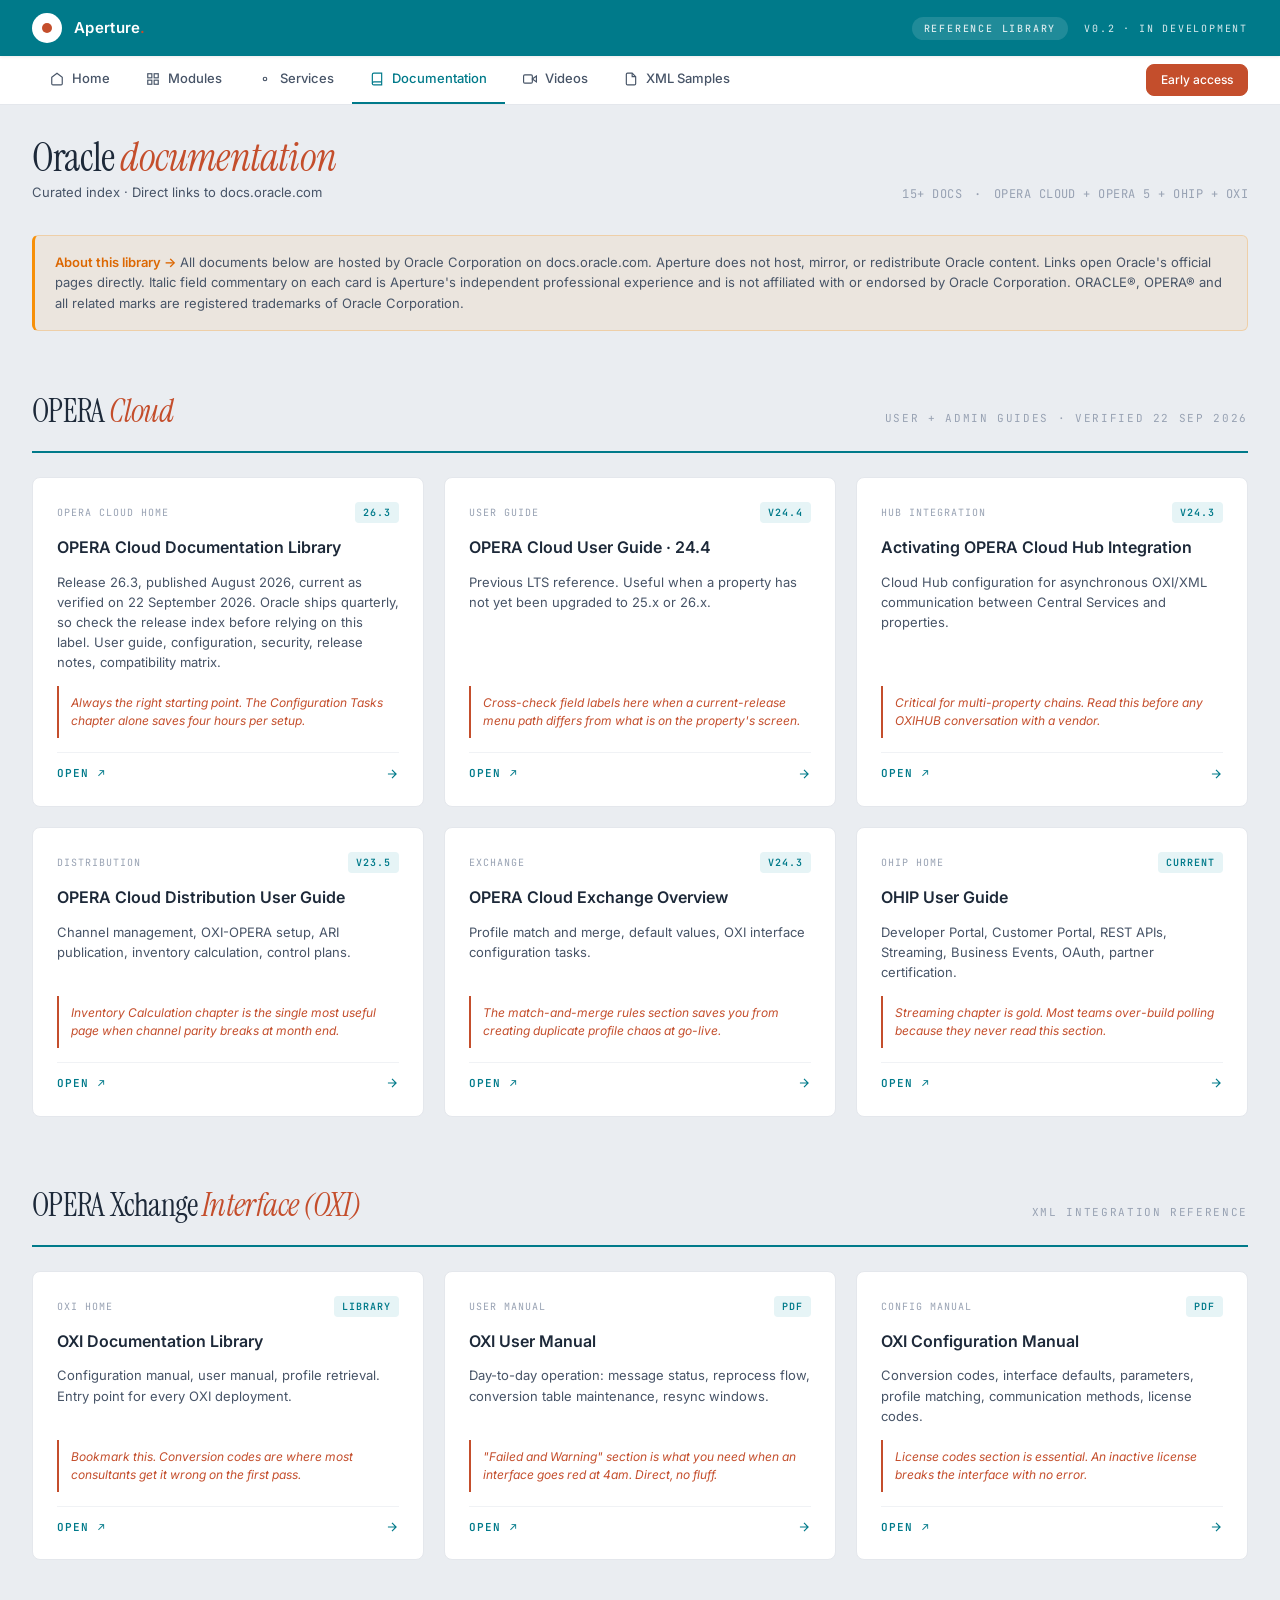
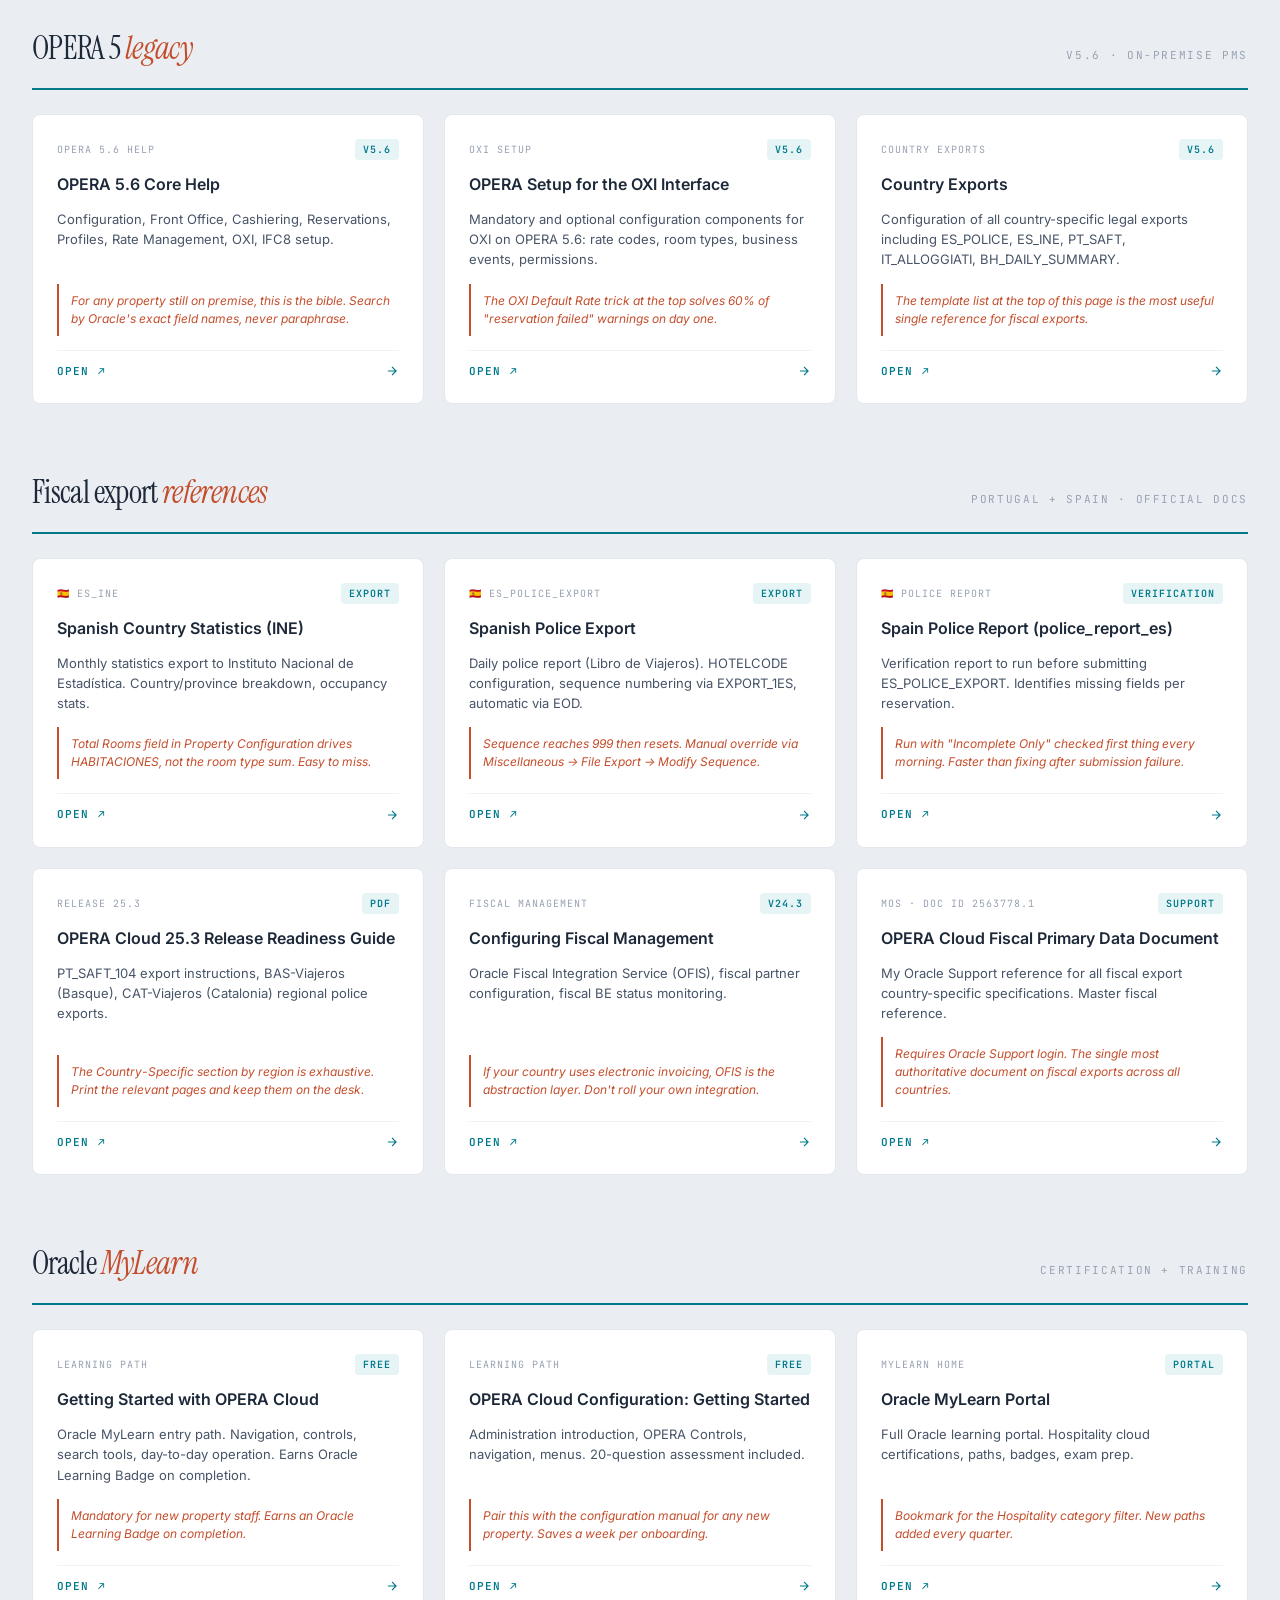
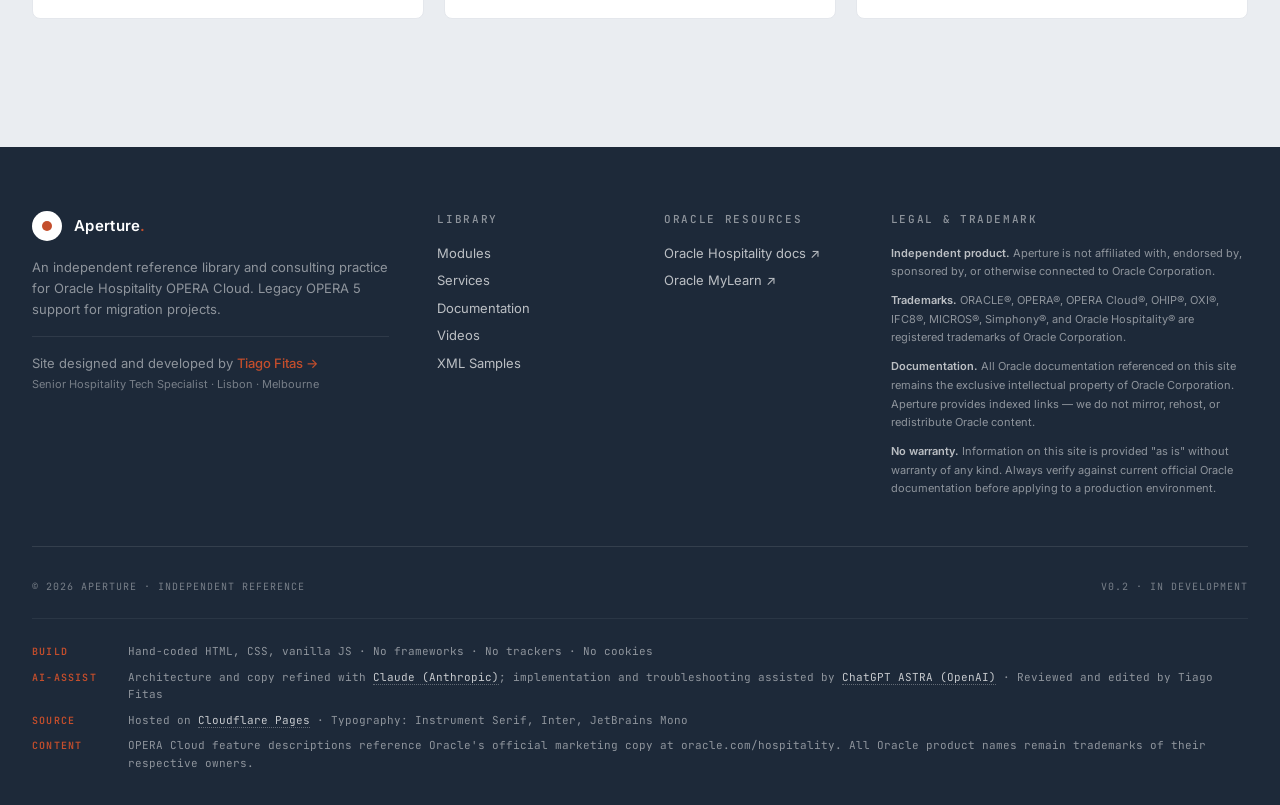
<file: resources.html>
<!DOCTYPE html>
<html lang="en">
<head>
<meta charset="UTF-8">
<meta name="viewport" content="width=device-width, initial-scale=1.0">
<title>Documentation · Aperture</title>
<meta name="description" content="Curated index of Oracle Hospitality OPERA Cloud, OPERA 5, OHIP, OXI documentation. Direct links to docs.oracle.com.">
<link rel="preconnect" href="https://fonts.googleapis.com">
<link href="https://fonts.googleapis.com/css2?family=Instrument+Serif&family=JetBrains+Mono:wght@400;500;600&family=Inter:wght@400;500;600;700&display=swap" rel="stylesheet">
<link rel="stylesheet" href="assets/styles.css">
</head>
<body>

<header class="topbar">
  <div class="topbar-inner">
    <a href="index.html" class="brand"><div class="brand-mark"></div><span class="name">Aperture<span class="dot">.</span></span></a>
    <div class="topbar-meta">
      <span class="pill">REFERENCE LIBRARY</span>
      <span>v0.2 · IN DEVELOPMENT</span>
    </div>
  </div>
</header>

<nav class="menubar">
  <div class="menubar-inner">
    <a href="index.html" class="menu-link"><svg viewBox="0 0 24 24" fill="none" stroke="currentColor" stroke-width="2"><path d="M3 9l9-7 9 7v11a2 2 0 01-2 2H5a2 2 0 01-2-2z"/></svg>Home</a>
    <a href="modules.html" class="menu-link"><svg viewBox="0 0 24 24" fill="none" stroke="currentColor" stroke-width="2"><rect x="3" y="3" width="7" height="7"/><rect x="14" y="3" width="7" height="7"/><rect x="3" y="14" width="7" height="7"/><rect x="14" y="14" width="7" height="7"/></svg>Modules</a>
    <a href="services.html" class="menu-link"><svg viewBox="0 0 24 24" fill="none" stroke="currentColor" stroke-width="2"><circle cx="12" cy="12" r="3"/></svg>Services</a>
    <a href="resources.html" class="menu-link active"><svg viewBox="0 0 24 24" fill="none" stroke="currentColor" stroke-width="2"><path d="M4 19.5A2.5 2.5 0 016.5 17H20"/><path d="M6.5 2H20v20H6.5A2.5 2.5 0 014 19.5v-15A2.5 2.5 0 016.5 2z"/></svg>Documentation</a>
    <a href="videos.html" class="menu-link"><svg viewBox="0 0 24 24" fill="none" stroke="currentColor" stroke-width="2"><polygon points="23 7 16 12 23 17 23 7"/><rect x="1" y="5" width="15" height="14" rx="2"/></svg>Videos</a>
    <a href="xml-library.html" class="menu-link"><svg viewBox="0 0 24 24" fill="none" stroke="currentColor" stroke-width="2"><path d="M14 2H6a2 2 0 00-2 2v16a2 2 0 002 2h12a2 2 0 002-2V8z"/><path d="M14 2v6h6"/></svg>XML Samples</a>
    <div class="menubar-actions">
      <a href="index.html#waitlist" class="btn btn-accent" style="padding: 6px 14px; font-size: 12px;">Early access</a>
    </div>
  </div>
</nav>

<div class="page">

  <div class="page-header">
    <div>
      <h1>Oracle <span class="accent">documentation</span></h1>
      <p class="subtitle">Curated index · Direct links to docs.oracle.com</p>
    </div>
    <div class="page-header-meta">
      <span>15+ DOCS</span>
      <span>·</span>
      <span>OPERA CLOUD + OPERA 5 + OHIP + OXI</span>
    </div>
  </div>

  <div class="disclaimer">
    <strong>About this library →</strong> All documents below are hosted by Oracle Corporation on docs.oracle.com. Aperture does not host, mirror, or redistribute Oracle content. Links open Oracle's official pages directly. Italic field commentary on each card is Aperture's independent professional experience and is not affiliated with or endorsed by Oracle Corporation. ORACLE®, OPERA® and all related marks are registered trademarks of Oracle Corporation.
  </div>

  <!-- OPERA CLOUD -->
  <div class="section-head">
    <h2>OPERA <span class="accent">Cloud</span></h2>
    <span class="count">USER + ADMIN GUIDES · VERIFIED 22 SEP 2026</span>
  </div>

  <div class="tiles">
    <a href="https://docs.oracle.com/en/industries/hospitality/opera-cloud/26.3/" target="_blank" rel="noopener" class="tile span-4 resource-card">
      <div class="head"><span>OPERA CLOUD HOME</span><span class="badge">26.3</span></div>
      <h4>OPERA Cloud Documentation Library</h4>
      <p class="desc">Release 26.3, published August 2026, current as verified on 22 September 2026. Oracle ships quarterly, so check the release index before relying on this label. User guide, configuration, security, release notes, compatibility matrix.</p>
      <p class="commentary">Always the right starting point. The Configuration Tasks chapter alone saves four hours per setup.</p>
      <div class="link"><span>OPEN ↗</span><svg width="14" height="14" viewBox="0 0 24 24" fill="none" stroke="currentColor" stroke-width="2"><path d="M5 12h14M12 5l7 7-7 7"/></svg></div>
    </a>

    <a href="https://docs.oracle.com/en/industries/hospitality/opera-cloud/24.4/ocsuh/index.html" target="_blank" rel="noopener" class="tile span-4 resource-card">
      <div class="head"><span>USER GUIDE</span><span class="badge">v24.4</span></div>
      <h4>OPERA Cloud User Guide · 24.4</h4>
      <p class="desc">Previous LTS reference. Useful when a property has not yet been upgraded to 25.x or 26.x.</p>
      <p class="commentary">Cross-check field labels here when a current-release menu path differs from what is on the property's screen.</p>
      <div class="link"><span>OPEN ↗</span><svg width="14" height="14" viewBox="0 0 24 24" fill="none" stroke="currentColor" stroke-width="2"><path d="M5 12h14M12 5l7 7-7 7"/></svg></div>
    </a>

    <a href="https://docs.oracle.com/en/industries/hospitality/opera-cloud/24.3/ocsuh/t_activating_opera_cloud_hub_integration.htm" target="_blank" rel="noopener" class="tile span-4 resource-card">
      <div class="head"><span>HUB INTEGRATION</span><span class="badge">v24.3</span></div>
      <h4>Activating OPERA Cloud Hub Integration</h4>
      <p class="desc">Cloud Hub configuration for asynchronous OXI/XML communication between Central Services and properties.</p>
      <p class="commentary">Critical for multi-property chains. Read this before any OXIHUB conversation with a vendor.</p>
      <div class="link"><span>OPEN ↗</span><svg width="14" height="14" viewBox="0 0 24 24" fill="none" stroke="currentColor" stroke-width="2"><path d="M5 12h14M12 5l7 7-7 7"/></svg></div>
    </a>

    <a href="https://docs.oracle.com/en/industries/hospitality/opera-cloud-distribution/23.5/ohdug/F89057_02.pdf" target="_blank" rel="noopener" class="tile span-4 resource-card">
      <div class="head"><span>DISTRIBUTION</span><span class="badge">v23.5</span></div>
      <h4>OPERA Cloud Distribution User Guide</h4>
      <p class="desc">Channel management, OXI-OPERA setup, ARI publication, inventory calculation, control plans.</p>
      <p class="commentary">Inventory Calculation chapter is the single most useful page when channel parity breaks at month end.</p>
      <div class="link"><span>OPEN ↗</span><svg width="14" height="14" viewBox="0 0 24 24" fill="none" stroke="currentColor" stroke-width="2"><path d="M5 12h14M12 5l7 7-7 7"/></svg></div>
    </a>

    <a href="https://docs.oracle.com/en/industries/hospitality/opera-cloud/24.3/ocsuh/c_overview_exchange.htm" target="_blank" rel="noopener" class="tile span-4 resource-card">
      <div class="head"><span>EXCHANGE</span><span class="badge">v24.3</span></div>
      <h4>OPERA Cloud Exchange Overview</h4>
      <p class="desc">Profile match and merge, default values, OXI interface configuration tasks.</p>
      <p class="commentary">The match-and-merge rules section saves you from creating duplicate profile chaos at go-live.</p>
      <div class="link"><span>OPEN ↗</span><svg width="14" height="14" viewBox="0 0 24 24" fill="none" stroke="currentColor" stroke-width="2"><path d="M5 12h14M12 5l7 7-7 7"/></svg></div>
    </a>

    <a href="https://docs.oracle.com/en/industries/hospitality/integration-platform/ohipu/" target="_blank" rel="noopener" class="tile span-4 resource-card">
      <div class="head"><span>OHIP HOME</span><span class="badge">CURRENT</span></div>
      <h4>OHIP User Guide</h4>
      <p class="desc">Developer Portal, Customer Portal, REST APIs, Streaming, Business Events, OAuth, partner certification.</p>
      <p class="commentary">Streaming chapter is gold. Most teams over-build polling because they never read this section.</p>
      <div class="link"><span>OPEN ↗</span><svg width="14" height="14" viewBox="0 0 24 24" fill="none" stroke="currentColor" stroke-width="2"><path d="M5 12h14M12 5l7 7-7 7"/></svg></div>
    </a>
  </div>

  <!-- OXI -->
  <div class="section-head">
    <h2>OPERA Xchange <span class="accent">Interface (OXI)</span></h2>
    <span class="count">XML INTEGRATION REFERENCE</span>
  </div>

  <div class="tiles">
    <a href="https://docs.oracle.com/cd/E91116_01/index.html" target="_blank" rel="noopener" class="tile span-4 resource-card">
      <div class="head"><span>OXI HOME</span><span class="badge">LIBRARY</span></div>
      <h4>OXI Documentation Library</h4>
      <p class="desc">Configuration manual, user manual, profile retrieval. Entry point for every OXI deployment.</p>
      <p class="commentary">Bookmark this. Conversion codes are where most consultants get it wrong on the first pass.</p>
      <div class="link"><span>OPEN ↗</span><svg width="14" height="14" viewBox="0 0 24 24" fill="none" stroke="currentColor" stroke-width="2"><path d="M5 12h14M12 5l7 7-7 7"/></svg></div>
    </a>

    <a href="https://docs.oracle.com/cd/E91116_01/docs/User%20Manual.pdf" target="_blank" rel="noopener" class="tile span-4 resource-card">
      <div class="head"><span>USER MANUAL</span><span class="badge">PDF</span></div>
      <h4>OXI User Manual</h4>
      <p class="desc">Day-to-day operation: message status, reprocess flow, conversion table maintenance, resync windows.</p>
      <p class="commentary">"Failed and Warning" section is what you need when an interface goes red at 4am. Direct, no fluff.</p>
      <div class="link"><span>OPEN ↗</span><svg width="14" height="14" viewBox="0 0 24 24" fill="none" stroke="currentColor" stroke-width="2"><path d="M5 12h14M12 5l7 7-7 7"/></svg></div>
    </a>

    <a href="https://docs.oracle.com/cd/E91116_01/docs/Configuration%20Manual.pdf" target="_blank" rel="noopener" class="tile span-4 resource-card">
      <div class="head"><span>CONFIG MANUAL</span><span class="badge">PDF</span></div>
      <h4>OXI Configuration Manual</h4>
      <p class="desc">Conversion codes, interface defaults, parameters, profile matching, communication methods, license codes.</p>
      <p class="commentary">License codes section is essential. An inactive license breaks the interface with no error.</p>
      <div class="link"><span>OPEN ↗</span><svg width="14" height="14" viewBox="0 0 24 24" fill="none" stroke="currentColor" stroke-width="2"><path d="M5 12h14M12 5l7 7-7 7"/></svg></div>
    </a>
  </div>

  <!-- OPERA 5 -->
  <div class="section-head">
    <h2>OPERA 5 <span class="accent">legacy</span></h2>
    <span class="count">v5.6 · ON-PREMISE PMS</span>
  </div>

  <div class="tiles">
    <a href="https://docs.oracle.com/cd/E98457_01/opera_5_6_core_help/" target="_blank" rel="noopener" class="tile span-4 resource-card">
      <div class="head"><span>OPERA 5.6 HELP</span><span class="badge">v5.6</span></div>
      <h4>OPERA 5.6 Core Help</h4>
      <p class="desc">Configuration, Front Office, Cashiering, Reservations, Profiles, Rate Management, OXI, IFC8 setup.</p>
      <p class="commentary">For any property still on premise, this is the bible. Search by Oracle's exact field names, never paraphrase.</p>
      <div class="link"><span>OPEN ↗</span><svg width="14" height="14" viewBox="0 0 24 24" fill="none" stroke="currentColor" stroke-width="2"><path d="M5 12h14M12 5l7 7-7 7"/></svg></div>
    </a>

    <a href="https://docs.oracle.com/cd/E98457_01/opera_5_6_core_help/opera_setup_for_the_oxi_interface.htm" target="_blank" rel="noopener" class="tile span-4 resource-card">
      <div class="head"><span>OXI SETUP</span><span class="badge">v5.6</span></div>
      <h4>OPERA Setup for the OXI Interface</h4>
      <p class="desc">Mandatory and optional configuration components for OXI on OPERA 5.6: rate codes, room types, business events, permissions.</p>
      <p class="commentary">The OXI Default Rate trick at the top solves 60% of "reservation failed" warnings on day one.</p>
      <div class="link"><span>OPEN ↗</span><svg width="14" height="14" viewBox="0 0 24 24" fill="none" stroke="currentColor" stroke-width="2"><path d="M5 12h14M12 5l7 7-7 7"/></svg></div>
    </a>

    <a href="https://docs.oracle.com/cd/E98457_01/opera_5_6_core_help/country_exports.htm" target="_blank" rel="noopener" class="tile span-4 resource-card">
      <div class="head"><span>COUNTRY EXPORTS</span><span class="badge">v5.6</span></div>
      <h4>Country Exports</h4>
      <p class="desc">Configuration of all country-specific legal exports including ES_POLICE, ES_INE, PT_SAFT, IT_ALLOGGIATI, BH_DAILY_SUMMARY.</p>
      <p class="commentary">The template list at the top of this page is the most useful single reference for fiscal exports.</p>
      <div class="link"><span>OPEN ↗</span><svg width="14" height="14" viewBox="0 0 24 24" fill="none" stroke="currentColor" stroke-width="2"><path d="M5 12h14M12 5l7 7-7 7"/></svg></div>
    </a>
  </div>

  <!-- FISCAL EXPORTS DETAIL -->
  <div class="section-head">
    <h2>Fiscal export <span class="accent">references</span></h2>
    <span class="count">PORTUGAL + SPAIN · OFFICIAL DOCS</span>
  </div>

  <div class="tiles">
    <a href="https://docs.oracle.com/cd/E98457_01/opera_5_6_core_help/spanish_country_statistics_(ine)_export_data_definition.htm" target="_blank" rel="noopener" class="tile span-4 resource-card">
      <div class="head"><span>🇪🇸 ES_INE</span><span class="badge">EXPORT</span></div>
      <h4>Spanish Country Statistics (INE)</h4>
      <p class="desc">Monthly statistics export to Instituto Nacional de Estadística. Country/province breakdown, occupancy stats.</p>
      <p class="commentary">Total Rooms field in Property Configuration drives HABITACIONES, not the room type sum. Easy to miss.</p>
      <div class="link"><span>OPEN ↗</span><svg width="14" height="14" viewBox="0 0 24 24" fill="none" stroke="currentColor" stroke-width="2"><path d="M5 12h14M12 5l7 7-7 7"/></svg></div>
    </a>

    <a href="https://docs.oracle.com/cd/E98457_01/opera_5_6_core_help/es_police_export_25285.htm" target="_blank" rel="noopener" class="tile span-4 resource-card">
      <div class="head"><span>🇪🇸 ES_POLICE_EXPORT</span><span class="badge">EXPORT</span></div>
      <h4>Spanish Police Export</h4>
      <p class="desc">Daily police report (Libro de Viajeros). HOTELCODE configuration, sequence numbering via EXPORT_1ES, automatic via EOD.</p>
      <p class="commentary">Sequence reaches 999 then resets. Manual override via Miscellaneous → File Export → Modify Sequence.</p>
      <div class="link"><span>OPEN ↗</span><svg width="14" height="14" viewBox="0 0 24 24" fill="none" stroke="currentColor" stroke-width="2"><path d="M5 12h14M12 5l7 7-7 7"/></svg></div>
    </a>

    <a href="https://docs.oracle.com/cd/E98457_01/opera_5_6_core_help/police_report_es_help.htm" target="_blank" rel="noopener" class="tile span-4 resource-card">
      <div class="head"><span>🇪🇸 POLICE REPORT</span><span class="badge">VERIFICATION</span></div>
      <h4>Spain Police Report (police_report_es)</h4>
      <p class="desc">Verification report to run before submitting ES_POLICE_EXPORT. Identifies missing fields per reservation.</p>
      <p class="commentary">Run with "Incomplete Only" checked first thing every morning. Faster than fixing after submission failure.</p>
      <div class="link"><span>OPEN ↗</span><svg width="14" height="14" viewBox="0 0 24 24" fill="none" stroke="currentColor" stroke-width="2"><path d="M5 12h14M12 5l7 7-7 7"/></svg></div>
    </a>

    <a href="https://docs.oracle.com/en/industries/hospitality/opera-cloud/25.3/oprnc/G33493_01.pdf" target="_blank" rel="noopener" class="tile span-4 resource-card">
      <div class="head"><span>RELEASE 25.3</span><span class="badge">PDF</span></div>
      <h4>OPERA Cloud 25.3 Release Readiness Guide</h4>
      <p class="desc">PT_SAFT_104 export instructions, BAS-Viajeros (Basque), CAT-Viajeros (Catalonia) regional police exports.</p>
      <p class="commentary">The Country-Specific section by region is exhaustive. Print the relevant pages and keep them on the desk.</p>
      <div class="link"><span>OPEN ↗</span><svg width="14" height="14" viewBox="0 0 24 24" fill="none" stroke="currentColor" stroke-width="2"><path d="M5 12h14M12 5l7 7-7 7"/></svg></div>
    </a>

    <a href="https://docs.oracle.com/en/industries/hospitality/opera-cloud/24.3/ocsuh/c_admin_financial_fiscal_management_title.htm" target="_blank" rel="noopener" class="tile span-4 resource-card">
      <div class="head"><span>FISCAL MANAGEMENT</span><span class="badge">v24.3</span></div>
      <h4>Configuring Fiscal Management</h4>
      <p class="desc">Oracle Fiscal Integration Service (OFIS), fiscal partner configuration, fiscal BE status monitoring.</p>
      <p class="commentary">If your country uses electronic invoicing, OFIS is the abstraction layer. Don't roll your own integration.</p>
      <div class="link"><span>OPEN ↗</span><svg width="14" height="14" viewBox="0 0 24 24" fill="none" stroke="currentColor" stroke-width="2"><path d="M5 12h14M12 5l7 7-7 7"/></svg></div>
    </a>

    <a href="https://support.oracle.com/" target="_blank" rel="noopener" class="tile span-4 resource-card">
      <div class="head"><span>MOS · DOC ID 2563778.1</span><span class="badge">SUPPORT</span></div>
      <h4>OPERA Cloud Fiscal Primary Data Document</h4>
      <p class="desc">My Oracle Support reference for all fiscal export country-specific specifications. Master fiscal reference.</p>
      <p class="commentary">Requires Oracle Support login. The single most authoritative document on fiscal exports across all countries.</p>
      <div class="link"><span>OPEN ↗</span><svg width="14" height="14" viewBox="0 0 24 24" fill="none" stroke="currentColor" stroke-width="2"><path d="M5 12h14M12 5l7 7-7 7"/></svg></div>
    </a>
  </div>

  <!-- LEARNING -->
  <div class="section-head">
    <h2>Oracle <span class="accent">MyLearn</span></h2>
    <span class="count">CERTIFICATION + TRAINING</span>
  </div>

  <div class="tiles">
    <a href="https://learn.oracle.com/ols/learning-path/getting-started-with-opera-cloud/82701/83117" target="_blank" rel="noopener" class="tile span-4 resource-card">
      <div class="head"><span>LEARNING PATH</span><span class="badge">FREE</span></div>
      <h4>Getting Started with OPERA Cloud</h4>
      <p class="desc">Oracle MyLearn entry path. Navigation, controls, search tools, day-to-day operation. Earns Oracle Learning Badge on completion.</p>
      <p class="commentary">Mandatory for new property staff. Earns an Oracle Learning Badge on completion.</p>
      <div class="link"><span>OPEN ↗</span><svg width="14" height="14" viewBox="0 0 24 24" fill="none" stroke="currentColor" stroke-width="2"><path d="M5 12h14M12 5l7 7-7 7"/></svg></div>
    </a>

    <a href="https://learn.oracle.com/ols/learning-path/opera-cloud-configuration-getting-started/82701/97642" target="_blank" rel="noopener" class="tile span-4 resource-card">
      <div class="head"><span>LEARNING PATH</span><span class="badge">FREE</span></div>
      <h4>OPERA Cloud Configuration: Getting Started</h4>
      <p class="desc">Administration introduction, OPERA Controls, navigation, menus. 20-question assessment included.</p>
      <p class="commentary">Pair this with the configuration manual for any new property. Saves a week per onboarding.</p>
      <div class="link"><span>OPEN ↗</span><svg width="14" height="14" viewBox="0 0 24 24" fill="none" stroke="currentColor" stroke-width="2"><path d="M5 12h14M12 5l7 7-7 7"/></svg></div>
    </a>

    <a href="https://learn.oracle.com" target="_blank" rel="noopener" class="tile span-4 resource-card">
      <div class="head"><span>MYLEARN HOME</span><span class="badge">PORTAL</span></div>
      <h4>Oracle MyLearn Portal</h4>
      <p class="desc">Full Oracle learning portal. Hospitality cloud certifications, paths, badges, exam prep.</p>
      <p class="commentary">Bookmark for the Hospitality category filter. New paths added every quarter.</p>
      <div class="link"><span>OPEN ↗</span><svg width="14" height="14" viewBox="0 0 24 24" fill="none" stroke="currentColor" stroke-width="2"><path d="M5 12h14M12 5l7 7-7 7"/></svg></div>
    </a>
  </div>

</div>

<footer class="footer">
  <div class="footer-inner">
    <div class="footer-grid">
      <div class="footer-brand">
        <a href="index.html" class="brand"><div class="brand-mark"></div><span class="name">Aperture<span class="dot">.</span></span></a>
        <p class="blurb">An independent reference library and consulting practice for Oracle Hospitality OPERA Cloud. Legacy OPERA 5 support for migration projects.</p>
        <p class="blurb" style="margin-top: 16px; padding-top: 16px; border-top: 1px solid rgba(255,255,255,0.08);">Site designed and developed by <a href="https://www.linkedin.com/in/tiagofitas76/" target="_blank" rel="noopener" style="color: var(--accent); text-decoration: none; font-weight: 500;">Tiago Fitas →</a><br><span style="font-size: 11px; color: rgba(255,255,255,0.4);">Senior Hospitality Tech Specialist · Lisbon &middot; Melbourne</span></p>
      </div>
      <div>
        <h4>Library</h4>
        <ul>
          <li><a href="modules.html">Modules</a></li>
          <li><a href="services.html">Services</a></li>
          <li><a href="resources.html">Documentation</a></li>
          <li><a href="videos.html">Videos</a></li>
          <li><a href="xml-library.html">XML Samples</a></li>
        </ul>
      </div>
      <div>
        <h4>Oracle Resources</h4>
        <ul>
          <li><a href="https://docs.oracle.com/en/industries/hospitality/" target="_blank" rel="noopener">Oracle Hospitality docs ↗</a></li>
          <li><a href="https://learn.oracle.com" target="_blank" rel="noopener">Oracle MyLearn ↗</a></li>
        </ul>
      </div>
      <div>
        <h4>Legal & Trademark</h4>
        <div class="footer-legal">
          <p><strong>Independent product.</strong> Aperture is not affiliated with, endorsed by, sponsored by, or otherwise connected to Oracle Corporation.</p>
          <p><strong>Trademarks.</strong> ORACLE®, OPERA®, OPERA Cloud®, OHIP®, OXI®, IFC8®, MICROS®, Simphony®, and Oracle Hospitality® are registered trademarks of Oracle Corporation.</p>
          <p><strong>Documentation.</strong> All Oracle documentation referenced on this site remains the exclusive intellectual property of Oracle Corporation. Aperture provides indexed links — we do not mirror, rehost, or redistribute Oracle content.</p>
          <p><strong>No warranty.</strong> Information on this site is provided "as is" without warranty of any kind. Always verify against current official Oracle documentation before applying to a production environment.</p>
        </div>
      </div>
    </div>
    <div class="footer-bottom">
      <div>© 2026 APERTURE · INDEPENDENT REFERENCE</div>
      <div>v0.2 · IN DEVELOPMENT</div>
    </div>
    <div class="footer-credits">
      <div class="credits-line">
        <span class="credits-label">BUILD</span>
        <span>Hand-coded HTML, CSS, vanilla JS &middot; No frameworks &middot; No trackers &middot; No cookies</span>
      </div>
      <div class="credits-line">
        <span class="credits-label">AI-ASSIST</span>
        <span>Architecture and copy refined with <a href="https://www.anthropic.com/claude" target="_blank" rel="noopener">Claude (Anthropic)</a>; implementation and troubleshooting assisted by <a href="https://chatgpt.com/" target="_blank" rel="noopener">ChatGPT ASTRA (OpenAI)</a> &middot; Reviewed and edited by Tiago Fitas</span>
      </div>
      <div class="credits-line">
        <span class="credits-label">SOURCE</span>
        <span>Hosted on <a href="https://pages.cloudflare.com" target="_blank" rel="noopener">Cloudflare Pages</a> &middot; Typography: Instrument Serif, Inter, JetBrains Mono</span>
      </div>
      <div class="credits-line">
        <span class="credits-label">CONTENT</span>
        <span>OPERA Cloud feature descriptions reference Oracle's official marketing copy at oracle.com/hospitality. All Oracle product names remain trademarks of their respective owners.</span>
      </div>
    </div>

  </div>
</footer>

</body>
</html>
</file>
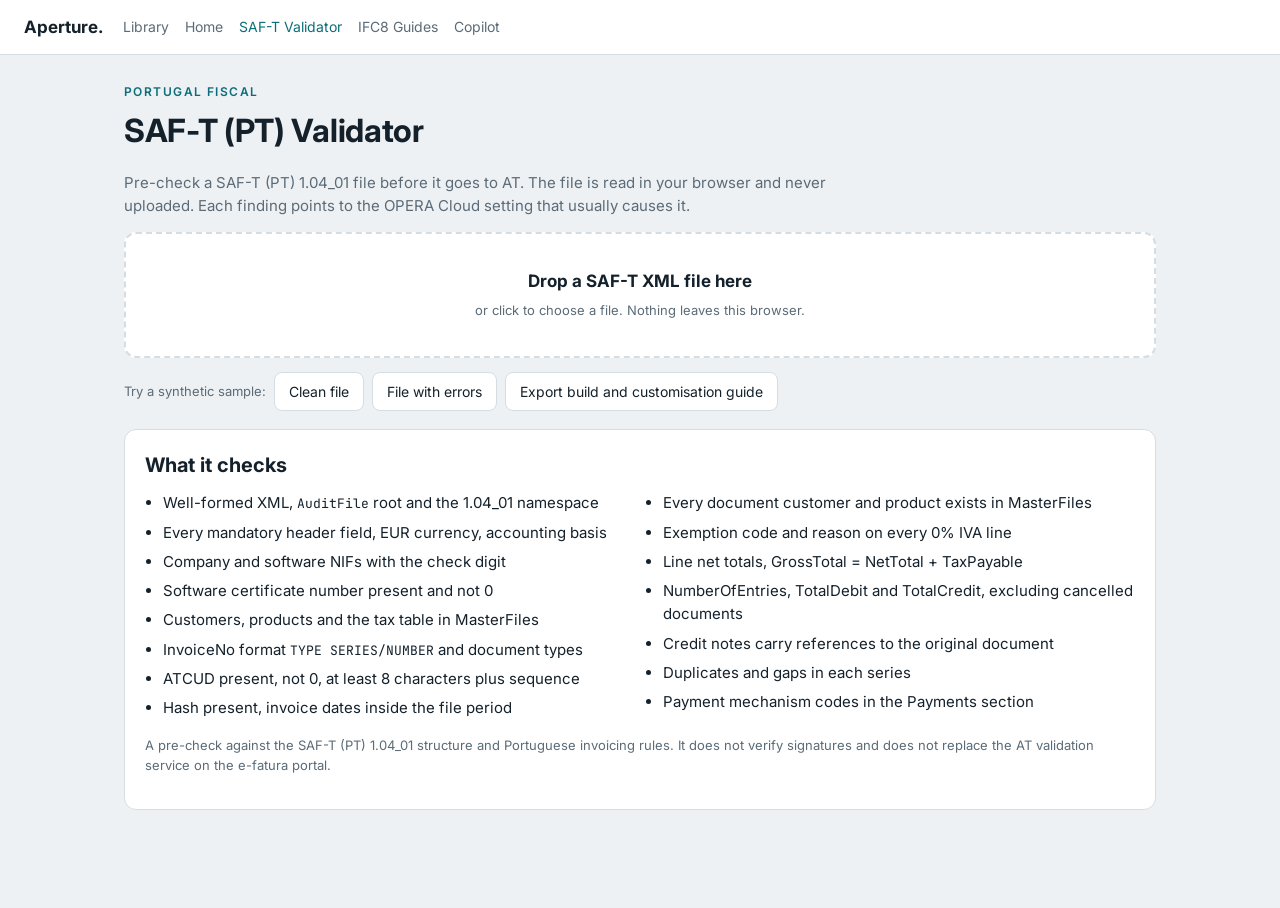
<file: saft.html>
<!doctype html>
<html lang="en">
<head>
<meta charset="utf-8">
<meta name="viewport" content="width=device-width,initial-scale=1">
<title>SAF-T Validator · Aperture</title>
<meta name="description" content="Pre-check a Portuguese SAF-T (PT) 1.04_01 file in the browser: header, NIF, ATCUD, exemption codes, totals and series continuity.">
<link rel="preconnect" href="https://fonts.googleapis.com">
<link href="https://fonts.googleapis.com/css2?family=Inter:wght@400;500;600;700&family=JetBrains+Mono:wght@400;500&display=swap" rel="stylesheet">
<style>
:root{--bg:#eef1f4;--surface:#fff;--ink:#14212b;--muted:#5b6b77;--line:#d6dde2;--accent:#0b6e79;--accent-ink:#fff;--chip:#e5eef0;--bad:#b3261e;--warn:#9a5200;--ok:#157347;--mono:'JetBrains Mono',ui-monospace,monospace}
@media (prefers-color-scheme:dark){:root:not([data-theme="light"]){--bg:#0f161b;--surface:#172128;--ink:#e6edf1;--muted:#9aabb6;--line:#2a3943;--accent:#3fb5c1;--accent-ink:#06282c;--chip:#1f2e36;--bad:#ff8a80;--warn:#f0a44b;--ok:#6fd49a}}
*{box-sizing:border-box}
body{margin:0;background:var(--bg);color:var(--ink);font:15px/1.55 Inter,system-ui,sans-serif}
a{color:var(--accent)}
header.top{display:flex;align-items:center;gap:20px;padding:14px 24px;background:var(--surface);border-bottom:1px solid var(--line);flex-wrap:wrap}
header.top .brand{font-weight:700;text-decoration:none;color:var(--ink);font-size:17px}
header.top nav{display:flex;gap:16px;flex-wrap:wrap}
header.top nav a{text-decoration:none;color:var(--muted);font-size:14px}
header.top nav a:hover,header.top nav a[aria-current]{color:var(--accent)}
main{max-width:1080px;margin:0 auto;padding:28px 24px 80px}
.eyebrow{font-size:12px;letter-spacing:.12em;text-transform:uppercase;color:var(--accent);font-weight:600;margin:0}
h1{font-size:32px;margin:4px 0 8px;letter-spacing:-.01em}
h2{font-size:20px;margin:0 0 10px}
.lead{color:var(--muted);max-width:760px}
.card{background:var(--surface);border:1px solid var(--line);border-radius:12px;padding:20px;margin:18px 0}
.drop{border:2px dashed var(--line);border-radius:12px;padding:34px;text-align:center;background:var(--surface);cursor:pointer;transition:border-color .15s}
.drop.over,.drop:hover{border-color:var(--accent)}
.drop strong{display:block;font-size:17px;margin-bottom:4px}
.btn{border:1px solid var(--line);background:var(--surface);color:var(--ink);padding:8px 14px;border-radius:8px;font:inherit;font-size:14px;cursor:pointer;text-decoration:none;display:inline-block}
.btn:hover{border-color:var(--accent)}
.btn.primary{background:var(--accent);color:var(--accent-ink);border-color:var(--accent)}
.row{display:flex;gap:8px;flex-wrap:wrap;margin-top:14px;align-items:center}
.verdict{display:flex;align-items:center;gap:14px;font-size:18px;font-weight:600}
.badge{border-radius:999px;padding:4px 12px;font-size:13px;font-weight:600}
.badge.ok{background:rgba(21,115,71,.14);color:var(--ok)}.badge.bad{background:rgba(179,38,30,.12);color:var(--bad)}.badge.warn{background:rgba(154,82,0,.13);color:var(--warn)}
.stats{display:grid;grid-template-columns:repeat(auto-fill,minmax(150px,1fr));gap:10px;margin-top:14px}
.stat{border:1px solid var(--line);border-radius:10px;padding:12px}
.stat b{display:block;font-size:16px;line-height:1.3;word-break:break-word}.stat span{font-size:12px;color:var(--muted)}
table{width:100%;border-collapse:collapse;font-size:14px}
th,td{text-align:left;padding:8px;border-bottom:1px solid var(--line);vertical-align:top}
th{font-size:12px;letter-spacing:.06em;text-transform:uppercase;color:var(--muted)}
td.lvl{white-space:nowrap}
.filters{display:flex;gap:8px;flex-wrap:wrap;margin-bottom:10px}
.filters button[aria-pressed="true"]{background:var(--accent);color:var(--accent-ink);border-color:var(--accent)}
.note{font-size:13px;color:var(--muted)}
ul.checks{columns:2;column-gap:28px;padding-left:18px;margin:0}
ul.checks li{margin-bottom:6px;break-inside:avoid}
code{font-family:var(--mono);font-size:13px}
@media (max-width:700px){ul.checks{columns:1}main{padding:20px 16px 60px}h1{font-size:26px}}
</style>
</head>
<body>
<header class="top">
  <a class="brand" href="index.html">Aperture.</a>
  <nav aria-label="Main navigation">
    <a href="opera-library.html">Library</a>
    <a href="index.html">Home</a>
    <a href="saft.html" aria-current="page">SAF-T Validator</a>
    <a href="opera-doc.html?file=ifc8-guides-index.md">IFC8 Guides</a>
    <a href="copilot.html">Copilot</a>
  </nav>
</header>
<main>
  <p class="eyebrow">Portugal fiscal</p>
  <h1>SAF-T (PT) Validator</h1>
  <p class="lead">Pre-check a SAF-T (PT) 1.04_01 file before it goes to AT. The file is read in your browser and never uploaded. Each finding points to the OPERA Cloud setting that usually causes it.</p>

  <div class="drop" id="drop" tabindex="0" role="button" aria-label="Choose a SAF-T XML file">
    <strong>Drop a SAF-T XML file here</strong>
    <span class="note">or click to choose a file. Nothing leaves this browser.</span>
  </div>
  <input type="file" id="file" accept=".xml,text/xml" hidden>
  <div class="row">
    <span class="note">Try a synthetic sample:</span>
    <button class="btn" data-sample="samples/saft-pt-demo-valid.xml">Clean file</button>
    <button class="btn" data-sample="samples/saft-pt-demo-errors.xml">File with errors</button>
    <a class="btn" href="opera-doc.html?file=saft-pt-export-customisation.md">Export build and customisation guide</a>
  </div>

  <section id="result" hidden>
    <div class="card">
      <div class="verdict" id="verdict"></div>
      <div class="stats" id="stats"></div>
    </div>
    <div class="card">
      <h2>Findings</h2>
      <div class="filters" id="filters"></div>
      <table><thead><tr><th>Level</th><th>Area</th><th>Finding</th></tr></thead><tbody id="rows"></tbody></table>
      <div class="row"><button class="btn" id="exportCsv">Download findings (.csv)</button></div>
    </div>
  </section>

  <div class="card">
    <h2>What it checks</h2>
    <ul class="checks">
      <li>Well-formed XML, <code>AuditFile</code> root and the 1.04_01 namespace</li>
      <li>Every mandatory header field, EUR currency, accounting basis</li>
      <li>Company and software NIFs with the check digit</li>
      <li>Software certificate number present and not 0</li>
      <li>Customers, products and the tax table in MasterFiles</li>
      <li>InvoiceNo format <code>TYPE SERIES/NUMBER</code> and document types</li>
      <li>ATCUD present, not 0, at least 8 characters plus sequence</li>
      <li>Hash present, invoice dates inside the file period</li>
      <li>Every document customer and product exists in MasterFiles</li>
      <li>Exemption code and reason on every 0% IVA line</li>
      <li>Line net totals, GrossTotal = NetTotal + TaxPayable</li>
      <li>NumberOfEntries, TotalDebit and TotalCredit, excluding cancelled documents</li>
      <li>Credit notes carry references to the original document</li>
      <li>Duplicates and gaps in each series</li>
      <li>Payment mechanism codes in the Payments section</li>
    </ul>
    <p class="note">A pre-check against the SAF-T (PT) 1.04_01 structure and Portuguese invoicing rules. It does not verify signatures and does not replace the AT validation service on the e-fatura portal.</p>
  </div>
</main>
<script src="assets/saft-validator.js"></script>
<script>
(function(){
  const drop=document.getElementById('drop'), file=document.getElementById('file');
  let lastFindings=[], filter='all';
  const esc=s=>String(s);
  function el(tag,cls,text){const e=document.createElement(tag); if(cls) e.className=cls; if(text!=null) e.textContent=text; return e;}
  function run(text,name){
    let res; try{ res=SaftValidator.validate(text); }catch(e){ res={findings:[{level:'error',area:'File',msg:'Could not read the file: '+e.message}],stats:{}}; }
    lastFindings=res.findings; const s=res.stats;
    const errs=res.findings.filter(f=>f.level==='error').length, warns=res.findings.filter(f=>f.level==='warning').length;
    const v=document.getElementById('verdict'); v.textContent='';
    v.append(el('span','badge '+(errs?'bad':warns?'warn':'ok'),errs?errs+' errors':warns?'Warnings only':'No issues found'), el('span',null,name));
    const st=document.getElementById('stats'); st.textContent='';
    const add=(label,val)=>{ if(val===undefined||val==='') return; const d=el('div','stat'); d.append(el('b',null,esc(val)),el('span',null,label)); st.append(d); };
    add('Company',s.company); add('NIF',s.nif); add('Period',s.period); add('Certificate',s.certificate);
    add('Documents',s.invoices); add('Lines',s.lines); add('Series',s.series);
    if(s.byType) add('By type',Object.entries(s.byType).map(([k,n])=>k+' '+n).join(' · '));
    if(s.totalCredit!==undefined) add('Total credit',Number(s.totalCredit).toFixed(2)+' €'); if(s.totalDebit!==undefined) add('Total debit',Number(s.totalDebit).toFixed(2)+' €');
    add('Customers',s.customers); add('Tax table entries',s.taxEntries);
    add('Errors',errs); add('Warnings',warns);
    const fl=document.getElementById('filters'); fl.textContent='';
    [['all','All '+res.findings.length],['error','Errors '+errs],['warning','Warnings '+warns]].forEach(([k,label])=>{ const b=el('button','btn',label); b.setAttribute('aria-pressed',String(filter===k)); b.onclick=()=>{filter=k; run(text,name);}; fl.append(b); });
    const rows=document.getElementById('rows'); rows.textContent='';
    const list=res.findings.filter(f=>filter==='all'||f.level===filter);
    if(!list.length){ const tr=el('tr'); const td=el('td',null,'Nothing to show.'); td.colSpan=3; tr.append(td); rows.append(tr); }
    list.forEach(f=>{ const tr=el('tr'); tr.append(el('td','lvl'), el('td',null,f.area), el('td',null,f.msg)); tr.firstChild.append(el('span','badge '+(f.level==='error'?'bad':'warn'),f.level)); rows.append(tr); });
    document.getElementById('result').hidden=false; document.getElementById('result').scrollIntoView({behavior:'smooth',block:'start'});
  }
  function readFile(f){ const r=new FileReader(); r.onload=()=>{ filter='all'; run(r.result,f.name); }; r.readAsText(f); }
  drop.onclick=()=>file.click(); drop.onkeydown=e=>{ if(e.key==='Enter'||e.key===' '){ e.preventDefault(); file.click(); } };
  file.onchange=()=>{ if(file.files[0]) readFile(file.files[0]); file.value=''; };
  ['dragenter','dragover'].forEach(ev=>drop.addEventListener(ev,e=>{e.preventDefault(); drop.classList.add('over');}));
  ['dragleave','drop'].forEach(ev=>drop.addEventListener(ev,e=>{e.preventDefault(); drop.classList.remove('over');}));
  drop.addEventListener('drop',e=>{ const f=e.dataTransfer.files[0]; if(f) readFile(f); });
  document.querySelectorAll('[data-sample]').forEach(b=>b.onclick=async()=>{ try{ const r=await fetch(b.dataset.sample); filter='all'; run(await r.text(), b.dataset.sample.split('/').pop()); }catch(e){ alert('Sample could not be loaded.'); } });
  document.getElementById('exportCsv').onclick=()=>{ const csv='Level,Area,Finding\n'+lastFindings.map(f=>[f.level,f.area,f.msg].map(x=>'"'+String(x).replace(/"/g,'""')+'"').join(',')).join('\n'); const a=document.createElement('a'); a.href=URL.createObjectURL(new Blob([csv],{type:'text/csv'})); a.download='saft-findings.csv'; document.body.append(a); a.click(); a.remove(); };
})();
</script>
</body>
</html>
</file>
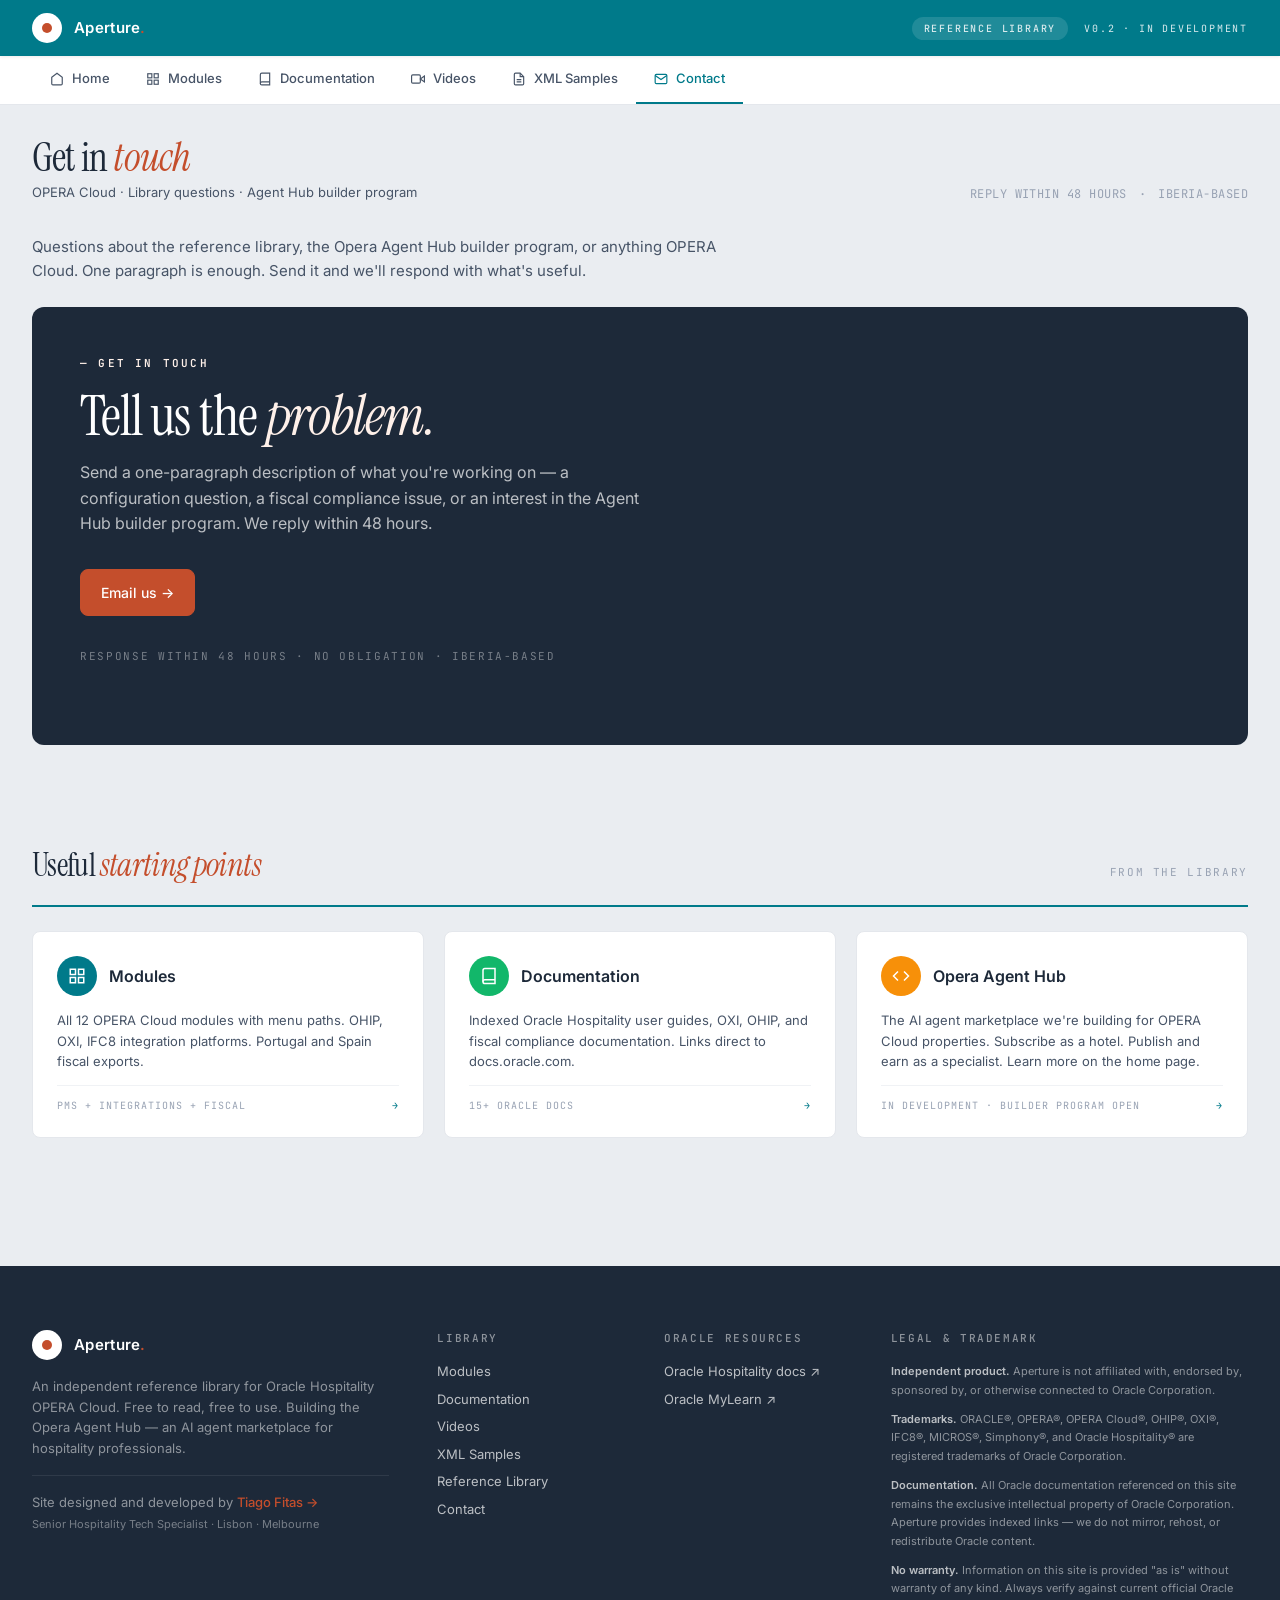
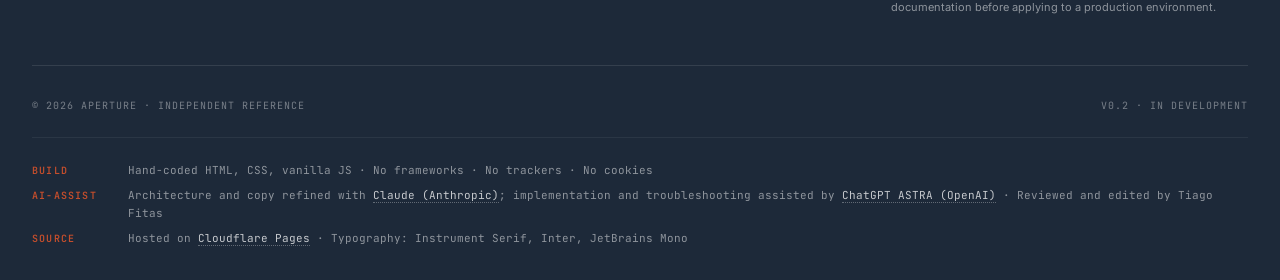
<file: services.html>
<!DOCTYPE html>
<html lang="en">
<head>
<meta charset="UTF-8">
<meta name="viewport" content="width=device-width, initial-scale=1.0">
<title>Contact · Aperture</title>
<meta name="description" content="Get in touch with Aperture. OPERA Cloud reference library and Opera Agent Hub. Questions about the library, the builder program, or anything OPERA Cloud.">
<link rel="preconnect" href="https://fonts.googleapis.com">
<link href="https://fonts.googleapis.com/css2?family=Instrument+Serif&family=JetBrains+Mono:wght@400;500;600&family=Inter:wght@400;500;600;700&display=swap" rel="stylesheet">
<link rel="stylesheet" href="assets/styles.css">
</head>
<body>

<header class="topbar">
  <div class="topbar-inner">
    <a href="index.html" class="brand"><div class="brand-mark"></div><span class="name">Aperture<span class="dot">.</span></span></a>
    <div class="topbar-meta">
      <span class="pill">REFERENCE LIBRARY</span>
      <span>v0.2 · IN DEVELOPMENT</span>
    </div>
  </div>
</header>

<nav class="menubar">
  <div class="menubar-inner">
    <a href="index.html" class="menu-link"><svg viewBox="0 0 24 24" fill="none" stroke="currentColor" stroke-width="2"><path d="M3 9l9-7 9 7v11a2 2 0 01-2 2H5a2 2 0 01-2-2z"/></svg>Home</a>
    <a href="modules.html" class="menu-link"><svg viewBox="0 0 24 24" fill="none" stroke="currentColor" stroke-width="2"><rect x="3" y="3" width="7" height="7"/><rect x="14" y="3" width="7" height="7"/><rect x="3" y="14" width="7" height="7"/><rect x="14" y="14" width="7" height="7"/></svg>Modules</a>
    <a href="resources.html" class="menu-link"><svg viewBox="0 0 24 24" fill="none" stroke="currentColor" stroke-width="2"><path d="M4 19.5A2.5 2.5 0 016.5 17H20"/><path d="M6.5 2H20v20H6.5A2.5 2.5 0 014 19.5v-15A2.5 2.5 0 016.5 2z"/></svg>Documentation</a>
    <a href="videos.html" class="menu-link"><svg viewBox="0 0 24 24" fill="none" stroke="currentColor" stroke-width="2"><polygon points="23 7 16 12 23 17 23 7"/><rect x="1" y="5" width="15" height="14" rx="2"/></svg>Videos</a>
    <a href="xml-library.html" class="menu-link"><svg viewBox="0 0 24 24" fill="none" stroke="currentColor" stroke-width="2"><path d="M14 2H6a2 2 0 00-2 2v16a2 2 0 002 2h12a2 2 0 002-2V8z"/><path d="M14 2v6h6 M16 13H8 M16 17H8"/></svg>XML Samples</a>
    <a href="services.html" class="menu-link active"><svg viewBox="0 0 24 24" fill="none" stroke="currentColor" stroke-width="2"><path d="M4 4h16c1.1 0 2 .9 2 2v12c0 1.1-.9 2-2 2H4c-1.1 0-2-.9-2-2V6c0-1.1.9-2 2-2z"/><polyline points="22,6 12,13 2,6"/></svg>Contact</a>
  </div>
</nav>

<div class="page">

  <div class="page-header">
    <div>
      <h1>Get in <span class="accent">touch</span></h1>
      <p class="subtitle">OPERA Cloud · Library questions · Agent Hub builder program</p>
    </div>
    <div class="page-header-meta">
      <span>REPLY WITHIN 48 HOURS</span>
      <span>·</span>
      <span>IBERIA-BASED</span>
    </div>
  </div>

  <p class="section-intro">Questions about the reference library, the Opera Agent Hub builder program, or anything OPERA Cloud. One paragraph is enough. Send it and we'll respond with what's useful.</p>

  <!-- CONTACT -->
  <section class="form-card" id="contact">
    <p class="eyebrow">— Get in touch</p>
    <h2>Tell us the <em style="font-style: italic; color: var(--accent-soft);">problem.</em></h2>
    <p>Send a one-paragraph description of what you're working on — a configuration question, a fiscal compliance issue, or an interest in the Agent Hub builder program. We reply within 48 hours.</p>
    <div style="display: flex; gap: 12px; flex-wrap: wrap;">
      <a href="mailto:tiagofitas@hotmail.com?subject=Aperture%20enquiry%20%E2%80%94%20OPERA%20Cloud&body=Hi%20Tiago%2C%0A%0AProperty%2Fgroup%3A%20%0AOPERA%20version%3A%20%0AWhat%20I%20need%20help%20with%3A%20%0A%0ABest%2C%0A" class="btn btn-accent">Email us →</a>
    </div>
    <p style="margin-top: 32px; font-family: 'JetBrains Mono', monospace; font-size: 11px; letter-spacing: 0.15em; color: rgba(255,255,255,0.4); text-transform: uppercase;">Response within 48 hours · No obligation · Iberia-based</p>
  </section>

  <!-- QUICK LINKS -->
  <div class="section-head" style="margin-top: 64px;">
    <h2>Useful <span class="accent">starting points</span></h2>
    <span class="count">FROM THE LIBRARY</span>
  </div>

  <div class="tiles">
    <a href="modules.html" class="tile span-4 module-tile">
      <div class="head">
        <div class="icon teal">
          <svg viewBox="0 0 24 24"><rect x="3" y="3" width="7" height="7"/><rect x="14" y="3" width="7" height="7"/><rect x="3" y="14" width="7" height="7"/><rect x="14" y="14" width="7" height="7"/></svg>
        </div>
        <h3>Modules</h3>
      </div>
      <p class="desc">All 12 OPERA Cloud modules with menu paths. OHIP, OXI, IFC8 integration platforms. Portugal and Spain fiscal exports.</p>
      <div class="foot"><span>PMS + INTEGRATIONS + FISCAL</span><span class="badge">→</span></div>
    </a>

    <a href="resources.html" class="tile span-4 module-tile">
      <div class="head">
        <div class="icon green">
          <svg viewBox="0 0 24 24"><path d="M4 19.5A2.5 2.5 0 016.5 17H20"/><path d="M6.5 2H20v20H6.5A2.5 2.5 0 014 19.5v-15A2.5 2.5 0 016.5 2z"/></svg>
        </div>
        <h3>Documentation</h3>
      </div>
      <p class="desc">Indexed Oracle Hospitality user guides, OXI, OHIP, and fiscal compliance documentation. Links direct to docs.oracle.com.</p>
      <div class="foot"><span>15+ ORACLE DOCS</span><span class="badge">→</span></div>
    </a>

    <a href="index.html#agent-hub" class="tile span-4 module-tile">
      <div class="head">
        <div class="icon orange">
          <svg viewBox="0 0 24 24"><polyline points="16 18 22 12 16 6"/><polyline points="8 6 2 12 8 18"/></svg>
        </div>
        <h3>Opera Agent Hub</h3>
      </div>
      <p class="desc">The AI agent marketplace we're building for OPERA Cloud properties. Subscribe as a hotel. Publish and earn as a specialist. Learn more on the home page.</p>
      <div class="foot"><span>IN DEVELOPMENT · BUILDER PROGRAM OPEN</span><span class="badge">→</span></div>
    </a>
  </div>

</div>

<footer class="footer">
  <div class="footer-inner">
    <div class="footer-grid">
      <div class="footer-brand">
        <a href="index.html" class="brand"><div class="brand-mark"></div><span class="name">Aperture<span class="dot">.</span></span></a>
        <p class="blurb">An independent reference library for Oracle Hospitality OPERA Cloud. Free to read, free to use. Building the Opera Agent Hub — an AI agent marketplace for hospitality professionals.</p>
        <p class="blurb" style="margin-top: 16px; padding-top: 16px; border-top: 1px solid rgba(255,255,255,0.08);">Site designed and developed by <a href="https://www.linkedin.com/in/tiagofitas76/" target="_blank" rel="noopener" style="color: var(--accent); text-decoration: none; font-weight: 500;">Tiago Fitas →</a><br><span style="font-size: 11px; color: rgba(255,255,255,0.4);">Senior Hospitality Tech Specialist · Lisbon &middot; Melbourne</span></p>
      </div>
      <div>
        <h4>Library</h4>
        <ul>
          <li><a href="modules.html">Modules</a></li>
          <li><a href="resources.html">Documentation</a></li>
          <li><a href="videos.html">Videos</a></li>
          <li><a href="xml-library.html">XML Samples</a></li>
          <li><a href="opera-library.html">Reference Library</a></li>
          <li><a href="services.html#contact">Contact</a></li>
        </ul>
      </div>
      <div>
        <h4>Oracle Resources</h4>
        <ul>
          <li><a href="https://docs.oracle.com/en/industries/hospitality/" target="_blank" rel="noopener">Oracle Hospitality docs ↗</a></li>
          <li><a href="https://learn.oracle.com" target="_blank" rel="noopener">Oracle MyLearn ↗</a></li>
        </ul>
      </div>
      <div>
        <h4>Legal &amp; Trademark</h4>
        <div class="footer-legal">
          <p><strong>Independent product.</strong> Aperture is not affiliated with, endorsed by, sponsored by, or otherwise connected to Oracle Corporation.</p>
          <p><strong>Trademarks.</strong> ORACLE®, OPERA®, OPERA Cloud®, OHIP®, OXI®, IFC8®, MICROS®, Simphony®, and Oracle Hospitality® are registered trademarks of Oracle Corporation.</p>
          <p><strong>Documentation.</strong> All Oracle documentation referenced on this site remains the exclusive intellectual property of Oracle Corporation. Aperture provides indexed links — we do not mirror, rehost, or redistribute Oracle content.</p>
          <p><strong>No warranty.</strong> Information on this site is provided "as is" without warranty of any kind. Always verify against current official Oracle documentation before applying to a production environment.</p>
        </div>
      </div>
    </div>
    <div class="footer-bottom">
      <div>© 2026 APERTURE · INDEPENDENT REFERENCE</div>
      <div>v0.2 · IN DEVELOPMENT</div>
    </div>
    <div class="footer-credits">
      <div class="credits-line">
        <span class="credits-label">BUILD</span>
        <span>Hand-coded HTML, CSS, vanilla JS &middot; No frameworks &middot; No trackers &middot; No cookies</span>
      </div>
      <div class="credits-line">
        <span class="credits-label">AI-ASSIST</span>
        <span>Architecture and copy refined with <a href="https://www.anthropic.com/claude" target="_blank" rel="noopener">Claude (Anthropic)</a>; implementation and troubleshooting assisted by <a href="https://chatgpt.com/" target="_blank" rel="noopener">ChatGPT ASTRA (OpenAI)</a> &middot; Reviewed and edited by Tiago Fitas</span>
      </div>
      <div class="credits-line">
        <span class="credits-label">SOURCE</span>
        <span>Hosted on <a href="https://pages.cloudflare.com" target="_blank" rel="noopener">Cloudflare Pages</a> &middot; Typography: Instrument Serif, Inter, JetBrains Mono</span>
      </div>
    </div>
  </div>
</footer>

</body>
</html>
</file>
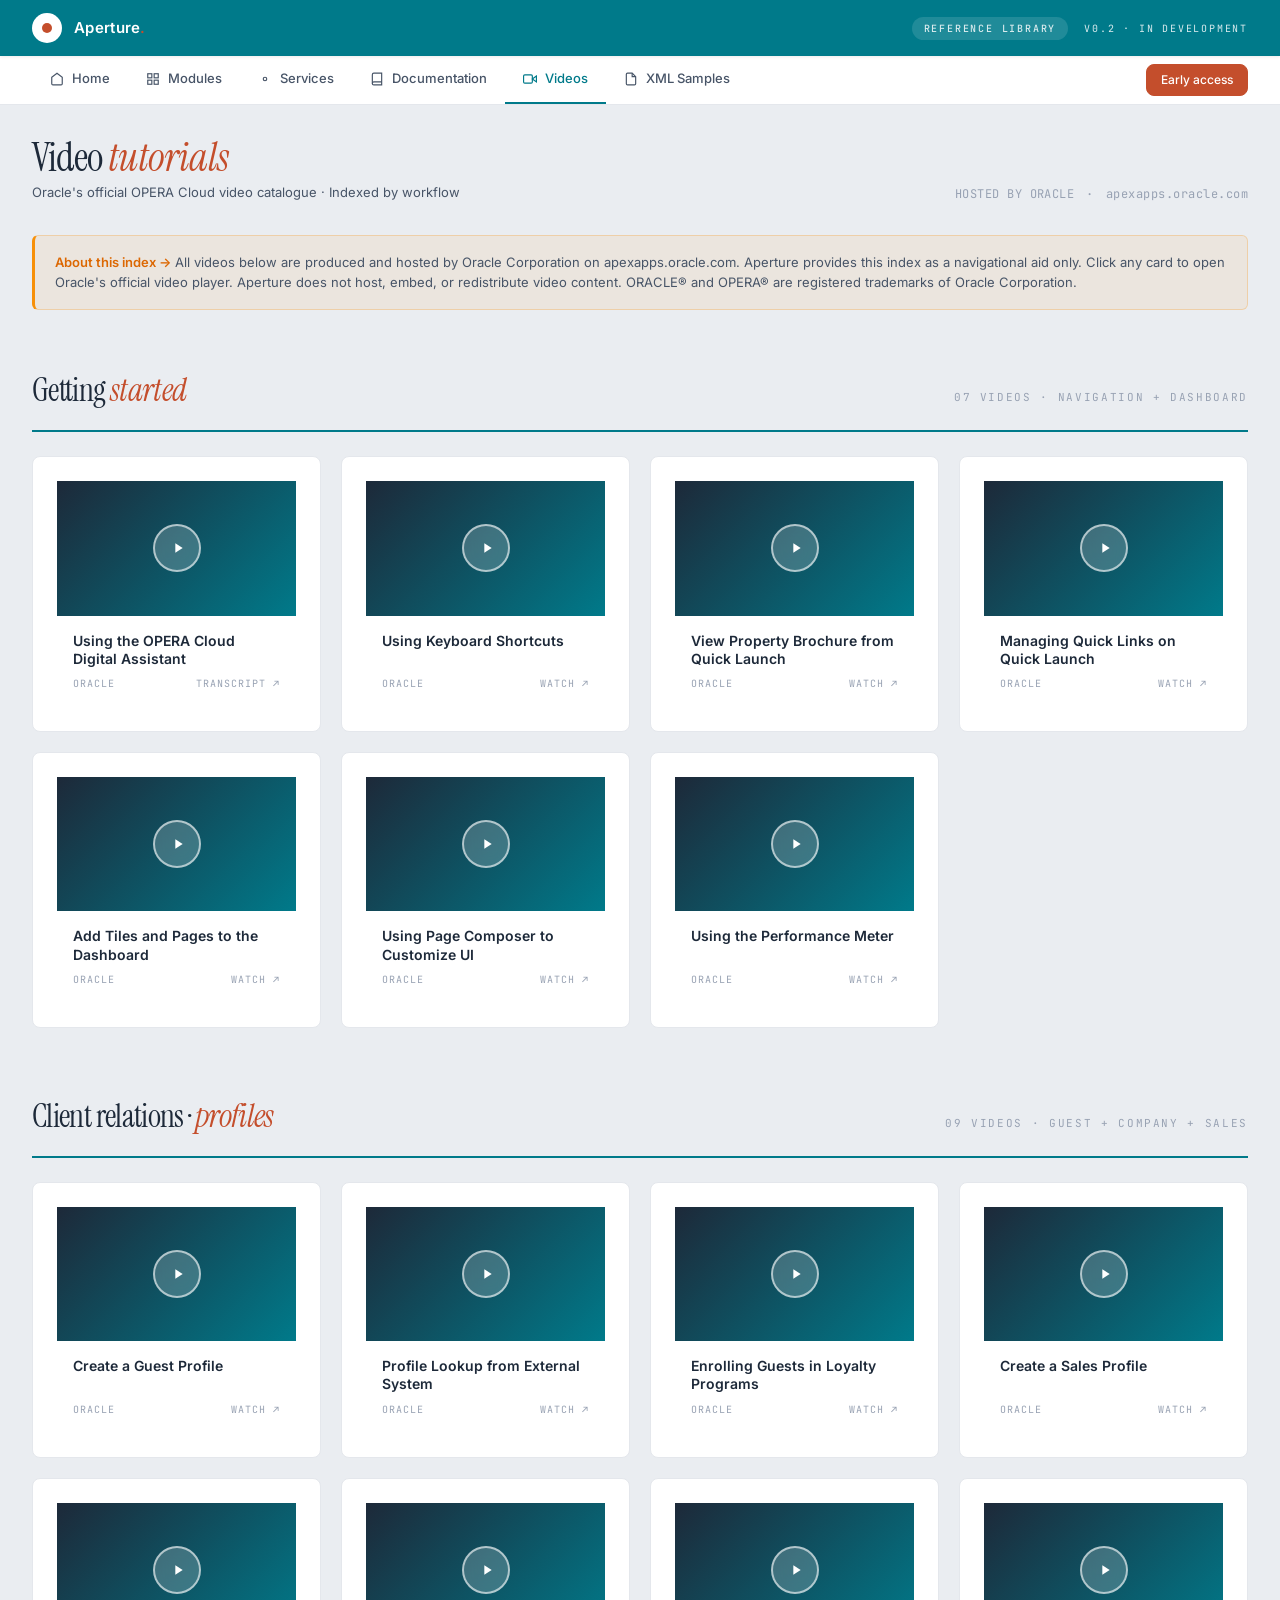
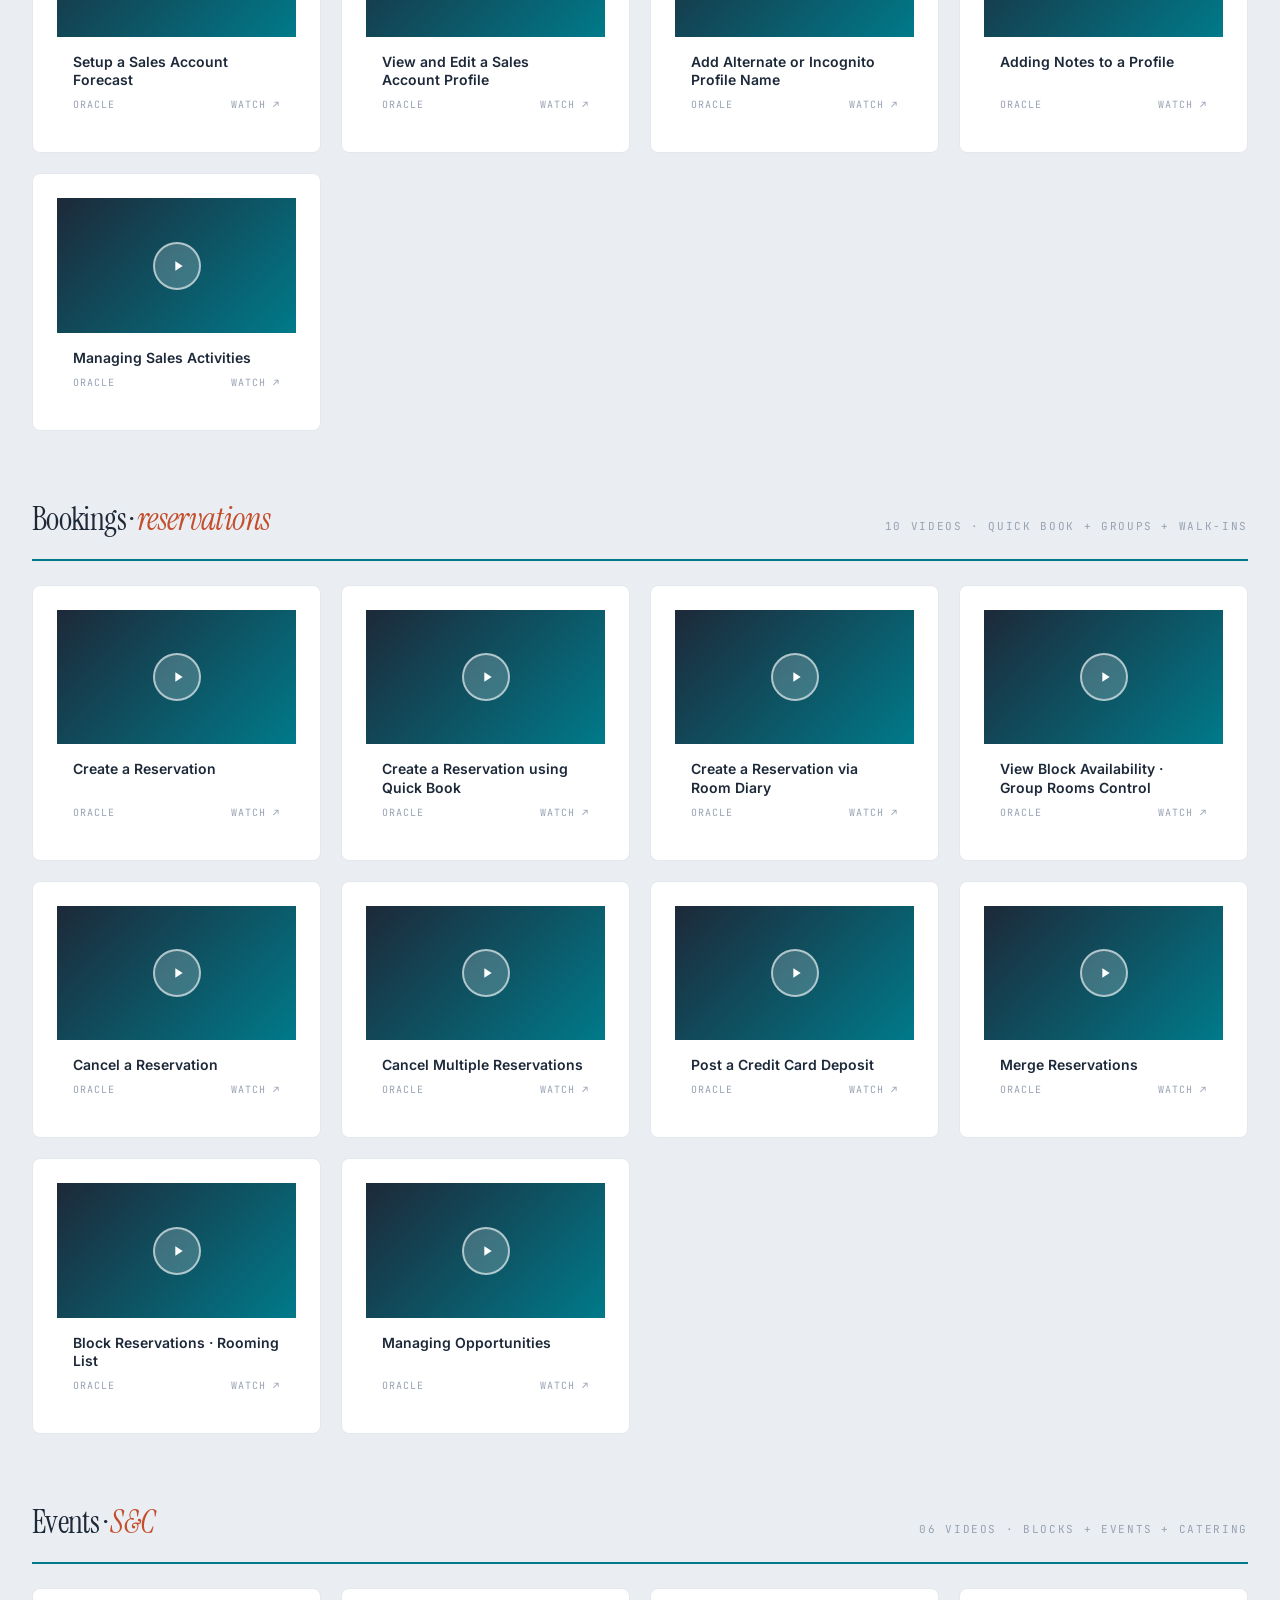
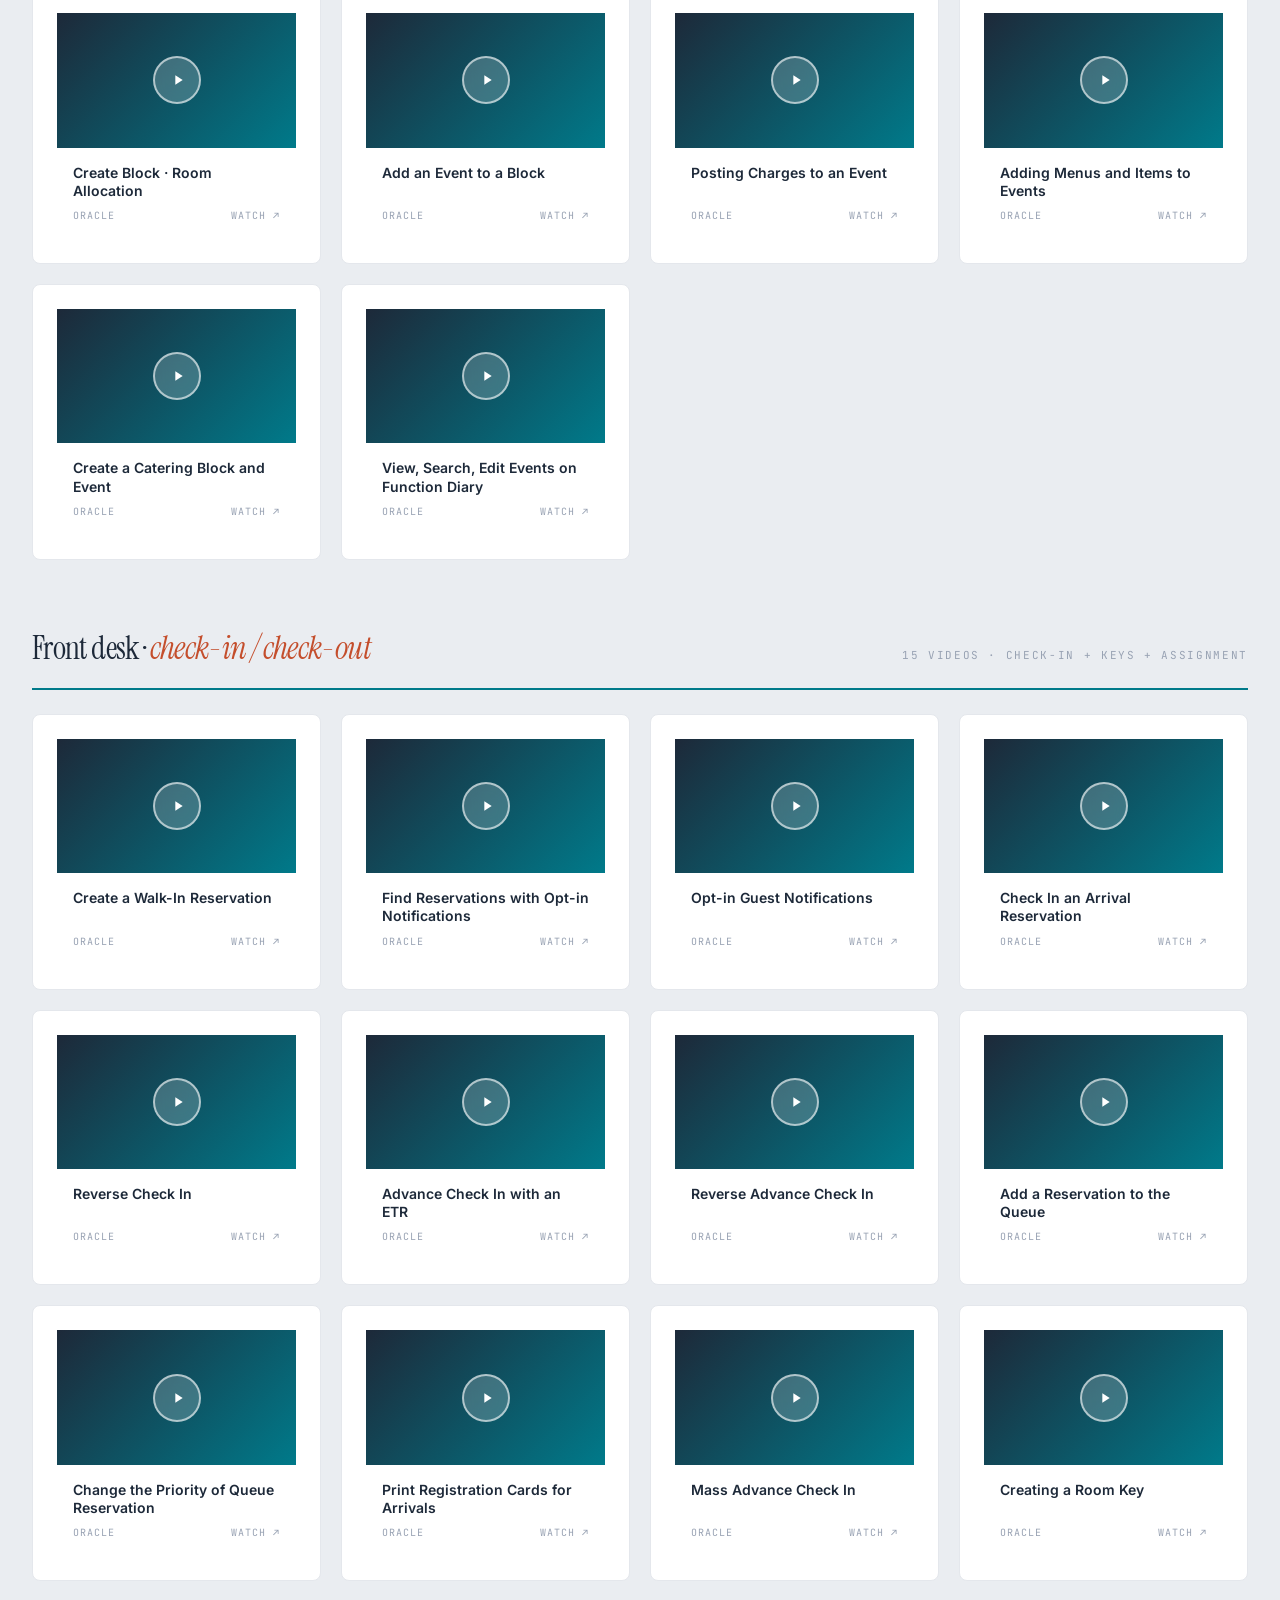
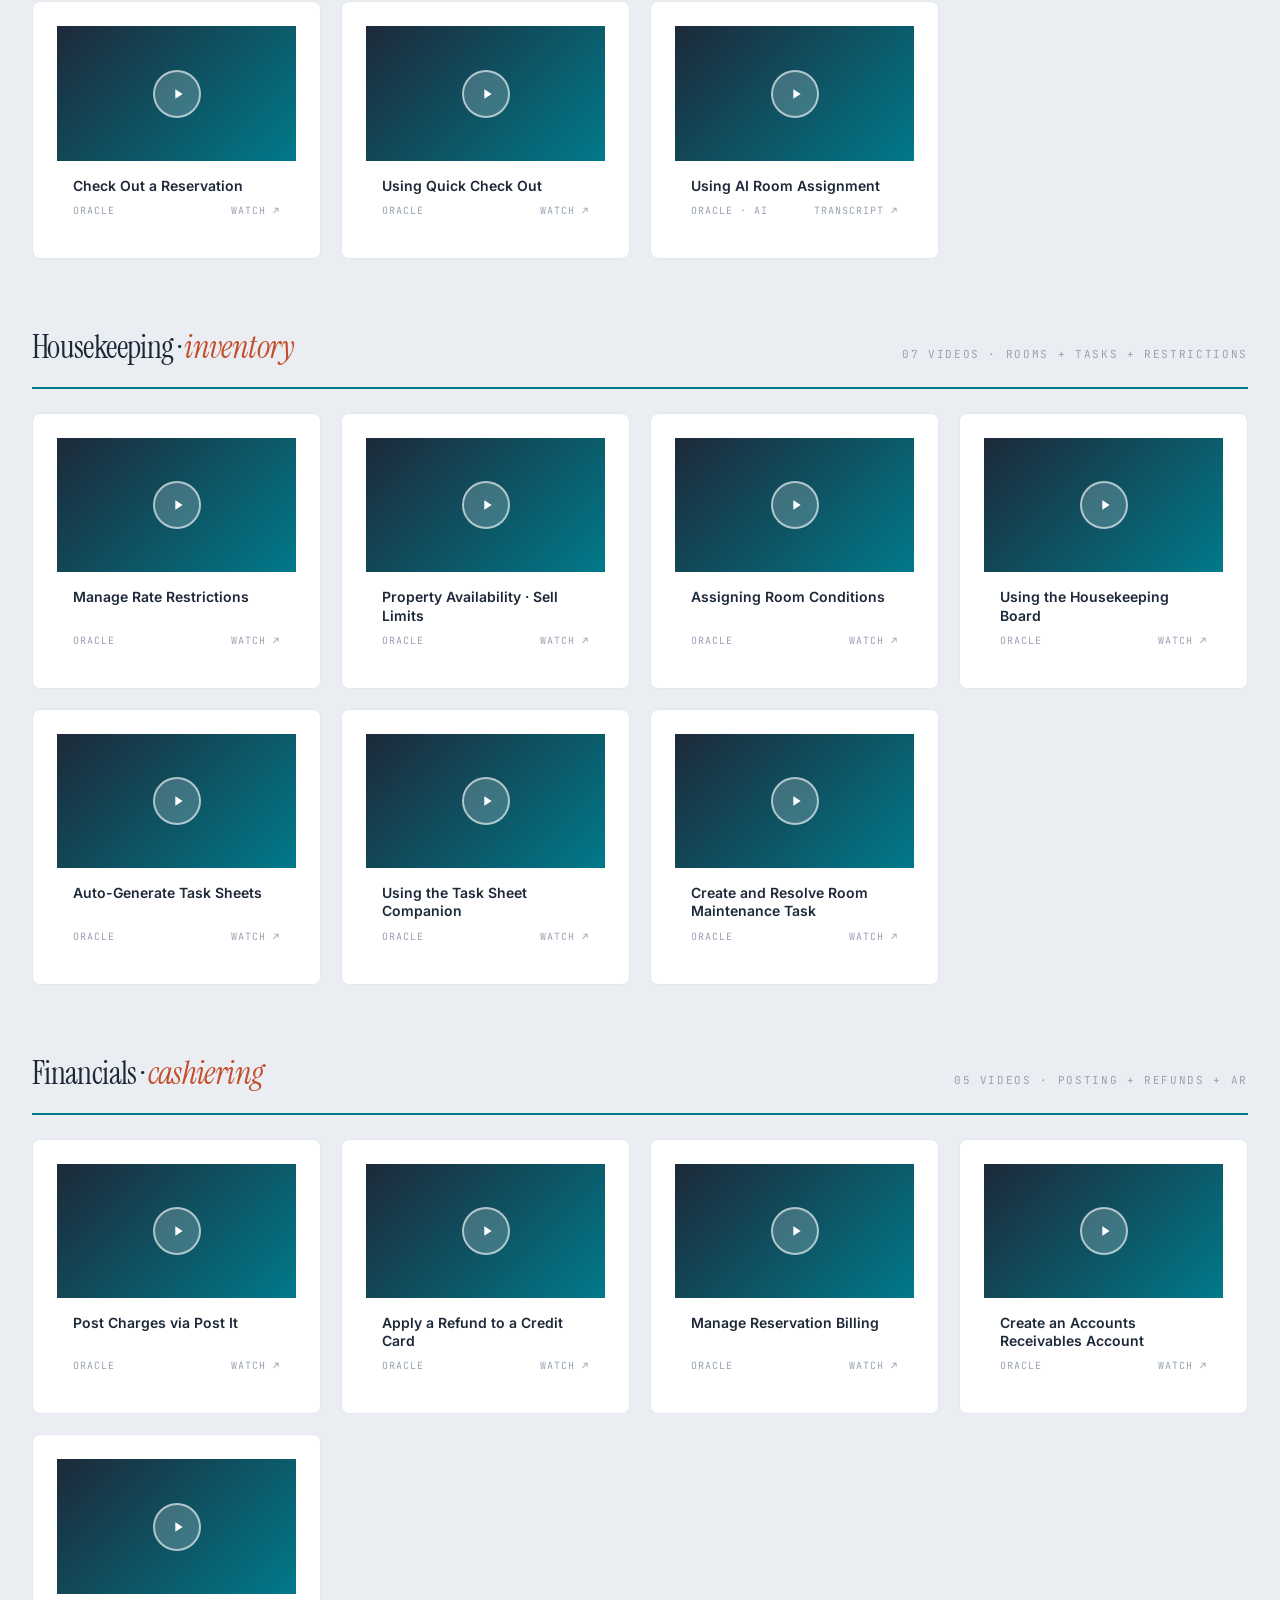
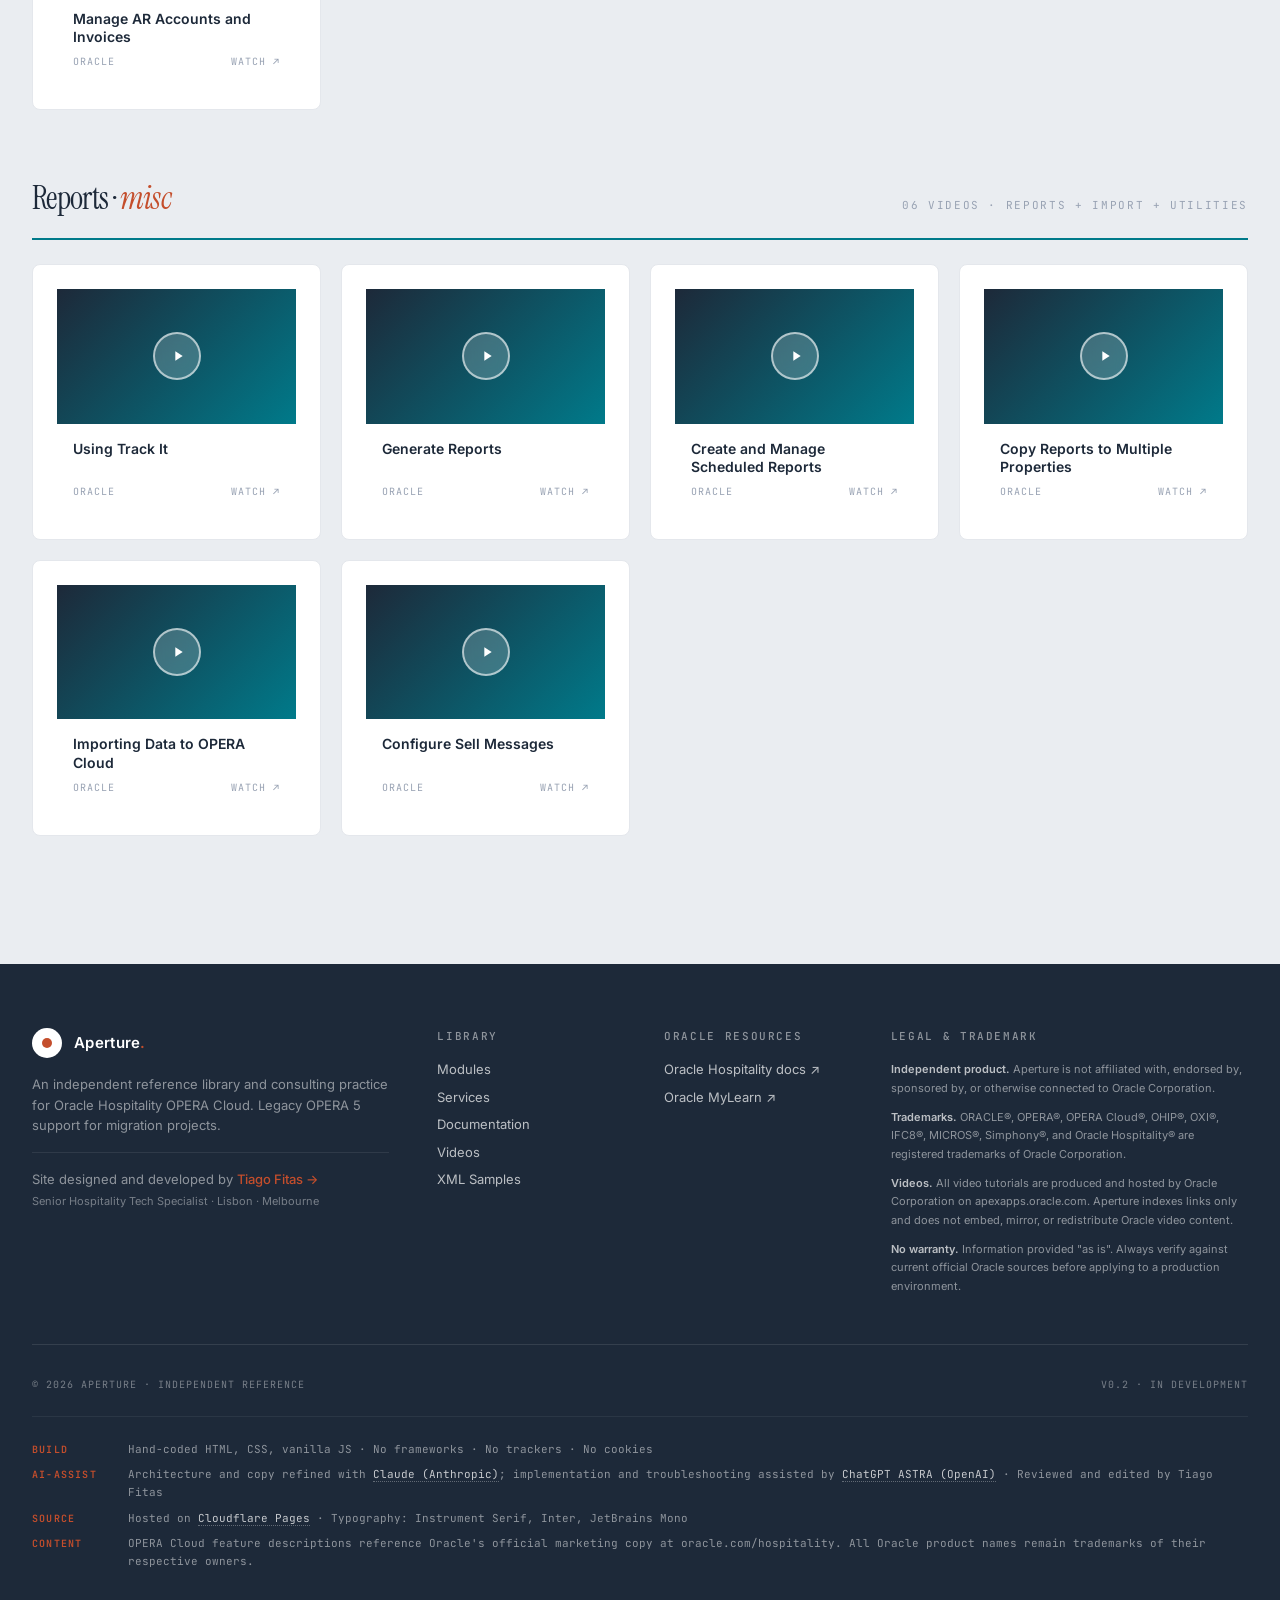
<file: videos.html>
<!DOCTYPE html>
<html lang="en">
<head>
<meta charset="UTF-8">
<meta name="viewport" content="width=device-width, initial-scale=1.0">
<title>Videos · Aperture</title>
<meta name="description" content="Oracle's official OPERA Cloud video library, indexed by category. All videos hosted by Oracle on apexapps.oracle.com.">
<link rel="preconnect" href="https://fonts.googleapis.com">
<link href="https://fonts.googleapis.com/css2?family=Instrument+Serif&family=JetBrains+Mono:wght@400;500;600&family=Inter:wght@400;500;600;700&display=swap" rel="stylesheet">
<link rel="stylesheet" href="assets/styles.css">
</head>
<body>

<header class="topbar">
  <div class="topbar-inner">
    <a href="index.html" class="brand"><div class="brand-mark"></div><span class="name">Aperture<span class="dot">.</span></span></a>
    <div class="topbar-meta">
      <span class="pill">REFERENCE LIBRARY</span>
      <span>v0.2 · IN DEVELOPMENT</span>
    </div>
  </div>
</header>

<nav class="menubar">
  <div class="menubar-inner">
    <a href="index.html" class="menu-link"><svg viewBox="0 0 24 24" fill="none" stroke="currentColor" stroke-width="2"><path d="M3 9l9-7 9 7v11a2 2 0 01-2 2H5a2 2 0 01-2-2z"/></svg>Home</a>
    <a href="modules.html" class="menu-link"><svg viewBox="0 0 24 24" fill="none" stroke="currentColor" stroke-width="2"><rect x="3" y="3" width="7" height="7"/><rect x="14" y="3" width="7" height="7"/><rect x="3" y="14" width="7" height="7"/><rect x="14" y="14" width="7" height="7"/></svg>Modules</a>
    <a href="services.html" class="menu-link"><svg viewBox="0 0 24 24" fill="none" stroke="currentColor" stroke-width="2"><circle cx="12" cy="12" r="3"/></svg>Services</a>
    <a href="resources.html" class="menu-link"><svg viewBox="0 0 24 24" fill="none" stroke="currentColor" stroke-width="2"><path d="M4 19.5A2.5 2.5 0 016.5 17H20"/><path d="M6.5 2H20v20H6.5A2.5 2.5 0 014 19.5v-15A2.5 2.5 0 016.5 2z"/></svg>Documentation</a>
    <a href="videos.html" class="menu-link active"><svg viewBox="0 0 24 24" fill="none" stroke="currentColor" stroke-width="2"><polygon points="23 7 16 12 23 17 23 7"/><rect x="1" y="5" width="15" height="14" rx="2"/></svg>Videos</a>
    <a href="xml-library.html" class="menu-link"><svg viewBox="0 0 24 24" fill="none" stroke="currentColor" stroke-width="2"><path d="M14 2H6a2 2 0 00-2 2v16a2 2 0 002 2h12a2 2 0 002-2V8z"/><path d="M14 2v6h6"/></svg>XML Samples</a>
    <div class="menubar-actions">
      <a href="index.html#waitlist" class="btn btn-accent" style="padding: 6px 14px; font-size: 12px;">Early access</a>
    </div>
  </div>
</nav>

<div class="page">

  <div class="page-header">
    <div>
      <h1>Video <span class="accent">tutorials</span></h1>
      <p class="subtitle">Oracle's official OPERA Cloud video catalogue · Indexed by workflow</p>
    </div>
    <div class="page-header-meta">
      <span>HOSTED BY ORACLE</span>
      <span>·</span>
      <span>apexapps.oracle.com</span>
    </div>
  </div>

  <div class="disclaimer">
    <strong>About this index →</strong> All videos below are produced and hosted by Oracle Corporation on apexapps.oracle.com. Aperture provides this index as a navigational aid only. Click any card to open Oracle's official video player. Aperture does not host, embed, or redistribute video content. ORACLE® and OPERA® are registered trademarks of Oracle Corporation.
  </div>

  <!-- GETTING STARTED -->
  <div class="section-head">
    <h2>Getting <span class="accent">started</span></h2>
    <span class="count">07 VIDEOS · NAVIGATION + DASHBOARD</span>
  </div>
  <div class="tiles">
    <a href="https://docs.oracle.com/en/industries/hospitality/opera-cloud/23.4/ocsuh/cc-ocda.htm" target="_blank" rel="noopener" class="tile span-3 video-card" data-note="video withdrawn by Oracle, transcript"><div class="video-thumb"><div class="play"><svg viewBox="0 0 24 24"><path d="M8 5v14l11-7z"/></svg></div></div><div class="video-meta"><h5>Using the OPERA Cloud Digital Assistant</h5><div class="src"><span>ORACLE</span><span>TRANSCRIPT ↗</span></div></div></a>
    <a href="https://apexapps.oracle.com/pls/apex/f?p=44785:265:0::::P265_CONTENT_ID:28699" target="_blank" rel="noopener" class="tile span-3 video-card" data-yt="w8EVTVuW4Oo"><div class="video-thumb"><div class="play"><svg viewBox="0 0 24 24"><path d="M8 5v14l11-7z"/></svg></div></div><div class="video-meta"><h5>Using Keyboard Shortcuts</h5><div class="src"><span>ORACLE</span><span>WATCH ↗</span></div></div></a>
    <a href="https://apexapps.oracle.com/pls/apex/f?p=44785:265:0::::P265_CONTENT_ID:26246" target="_blank" rel="noopener" class="tile span-3 video-card" data-yt="gH7O4DiIN2o"><div class="video-thumb"><div class="play"><svg viewBox="0 0 24 24"><path d="M8 5v14l11-7z"/></svg></div></div><div class="video-meta"><h5>View Property Brochure from Quick Launch</h5><div class="src"><span>ORACLE</span><span>WATCH ↗</span></div></div></a>
    <a href="https://apexapps.oracle.com/pls/apex/f?p=44785:265:0::::P265_CONTENT_ID:29309" target="_blank" rel="noopener" class="tile span-3 video-card" data-yt="-hSwkShCBGU"><div class="video-thumb"><div class="play"><svg viewBox="0 0 24 24"><path d="M8 5v14l11-7z"/></svg></div></div><div class="video-meta"><h5>Managing Quick Links on Quick Launch</h5><div class="src"><span>ORACLE</span><span>WATCH ↗</span></div></div></a>
    <a href="https://apexapps.oracle.com/pls/apex/f?p=44785:265:0::::P265_CONTENT_ID:25664" target="_blank" rel="noopener" class="tile span-3 video-card" data-yt="LuovREsNHGs"><div class="video-thumb"><div class="play"><svg viewBox="0 0 24 24"><path d="M8 5v14l11-7z"/></svg></div></div><div class="video-meta"><h5>Add Tiles and Pages to the Dashboard</h5><div class="src"><span>ORACLE</span><span>WATCH ↗</span></div></div></a>
    <a href="https://apexapps.oracle.com/pls/apex/f?p=44785:265:0::::P265_CONTENT_ID:27536" target="_blank" rel="noopener" class="tile span-3 video-card" data-yt="ko2Il2oniQE"><div class="video-thumb"><div class="play"><svg viewBox="0 0 24 24"><path d="M8 5v14l11-7z"/></svg></div></div><div class="video-meta"><h5>Using Page Composer to Customize UI</h5><div class="src"><span>ORACLE</span><span>WATCH ↗</span></div></div></a>
    <a href="https://apexapps.oracle.com/pls/apex/f?p=44785:265:0::::P265_CONTENT_ID:30166" target="_blank" rel="noopener" class="tile span-3 video-card" data-yt="otPfIv5Ewm8"><div class="video-thumb"><div class="play"><svg viewBox="0 0 24 24"><path d="M8 5v14l11-7z"/></svg></div></div><div class="video-meta"><h5>Using the Performance Meter</h5><div class="src"><span>ORACLE</span><span>WATCH ↗</span></div></div></a>
  </div>

  <!-- PROFILES -->
  <div class="section-head">
    <h2>Client relations · <span class="accent">profiles</span></h2>
    <span class="count">09 VIDEOS · GUEST + COMPANY + SALES</span>
  </div>
  <div class="tiles">
    <a href="https://apexapps.oracle.com/pls/apex/f?p=44785:265:0::::P265_CONTENT_ID:27127" target="_blank" rel="noopener" class="tile span-3 video-card" data-yt="pZB9TdxCEqc"><div class="video-thumb"><div class="play"><svg viewBox="0 0 24 24"><path d="M8 5v14l11-7z"/></svg></div></div><div class="video-meta"><h5>Create a Guest Profile</h5><div class="src"><span>ORACLE</span><span>WATCH ↗</span></div></div></a>
    <a href="https://apexapps.oracle.com/pls/apex/f?p=44785:265:0::::P265_CONTENT_ID:31609" target="_blank" rel="noopener" class="tile span-3 video-card" data-yt="keNROEKz7Oc"><div class="video-thumb"><div class="play"><svg viewBox="0 0 24 24"><path d="M8 5v14l11-7z"/></svg></div></div><div class="video-meta"><h5>Profile Lookup from External System</h5><div class="src"><span>ORACLE</span><span>WATCH ↗</span></div></div></a>
    <a href="https://apexapps.oracle.com/pls/apex/f?p=44785:265:0::::P265_CONTENT_ID:31610" target="_blank" rel="noopener" class="tile span-3 video-card" data-yt="CjFczUnkxsI"><div class="video-thumb"><div class="play"><svg viewBox="0 0 24 24"><path d="M8 5v14l11-7z"/></svg></div></div><div class="video-meta"><h5>Enrolling Guests in Loyalty Programs</h5><div class="src"><span>ORACLE</span><span>WATCH ↗</span></div></div></a>
    <a href="https://apexapps.oracle.com/pls/apex/f?p=44785:265:0::::P265_CONTENT_ID:31451" target="_blank" rel="noopener" class="tile span-3 video-card" data-yt="xC-uBjqpUnU"><div class="video-thumb"><div class="play"><svg viewBox="0 0 24 24"><path d="M8 5v14l11-7z"/></svg></div></div><div class="video-meta"><h5>Create a Sales Profile</h5><div class="src"><span>ORACLE</span><span>WATCH ↗</span></div></div></a>
    <a href="https://apexapps.oracle.com/pls/apex/f?p=44785:265:0::::P265_CONTENT_ID:31452" target="_blank" rel="noopener" class="tile span-3 video-card" data-yt="3-t4cbAKB-g"><div class="video-thumb"><div class="play"><svg viewBox="0 0 24 24"><path d="M8 5v14l11-7z"/></svg></div></div><div class="video-meta"><h5>Setup a Sales Account Forecast</h5><div class="src"><span>ORACLE</span><span>WATCH ↗</span></div></div></a>
    <a href="https://apexapps.oracle.com/pls/apex/f?p=44785:265:0::::P265_CONTENT_ID:27128" target="_blank" rel="noopener" class="tile span-3 video-card" data-yt="S8F7-FLVrrQ"><div class="video-thumb"><div class="play"><svg viewBox="0 0 24 24"><path d="M8 5v14l11-7z"/></svg></div></div><div class="video-meta"><h5>View and Edit a Sales Account Profile</h5><div class="src"><span>ORACLE</span><span>WATCH ↗</span></div></div></a>
    <a href="https://apexapps.oracle.com/pls/apex/f?p=44785:265:0::::P265_CONTENT_ID:27126" target="_blank" rel="noopener" class="tile span-3 video-card" data-yt="tpB92uF0-PU"><div class="video-thumb"><div class="play"><svg viewBox="0 0 24 24"><path d="M8 5v14l11-7z"/></svg></div></div><div class="video-meta"><h5>Add Alternate or Incognito Profile Name</h5><div class="src"><span>ORACLE</span><span>WATCH ↗</span></div></div></a>
    <a href="https://apexapps.oracle.com/pls/apex/f?p=44785:265:0::::P265_CONTENT_ID:24425" target="_blank" rel="noopener" class="tile span-3 video-card" data-yt="dNdWwtIjjM0"><div class="video-thumb"><div class="play"><svg viewBox="0 0 24 24"><path d="M8 5v14l11-7z"/></svg></div></div><div class="video-meta"><h5>Adding Notes to a Profile</h5><div class="src"><span>ORACLE</span><span>WATCH ↗</span></div></div></a>
    <a href="https://apexapps.oracle.com/pls/apex/f?p=44785:265:0::::P265_CONTENT_ID:29827" target="_blank" rel="noopener" class="tile span-3 video-card" data-yt="u98rffoXu0E"><div class="video-thumb"><div class="play"><svg viewBox="0 0 24 24"><path d="M8 5v14l11-7z"/></svg></div></div><div class="video-meta"><h5>Managing Sales Activities</h5><div class="src"><span>ORACLE</span><span>WATCH ↗</span></div></div></a>
  </div>

  <!-- BOOKINGS -->
  <div class="section-head">
    <h2>Bookings · <span class="accent">reservations</span></h2>
    <span class="count">10 VIDEOS · QUICK BOOK + GROUPS + WALK-INS</span>
  </div>
  <div class="tiles">
    <a href="https://apexapps.oracle.com/pls/apex/f?p=44785:265:0::::P265_CONTENT_ID:31692" target="_blank" rel="noopener" class="tile span-3 video-card" data-yt="XJv46VX0PnM"><div class="video-thumb"><div class="play"><svg viewBox="0 0 24 24"><path d="M8 5v14l11-7z"/></svg></div></div><div class="video-meta"><h5>Create a Reservation</h5><div class="src"><span>ORACLE</span><span>WATCH ↗</span></div></div></a>
    <a href="https://apexapps.oracle.com/pls/apex/f?p=44785:265:0::::P265_CONTENT_ID:30203" target="_blank" rel="noopener" class="tile span-3 video-card" data-yt="cfFzjDwLcbA"><div class="video-thumb"><div class="play"><svg viewBox="0 0 24 24"><path d="M8 5v14l11-7z"/></svg></div></div><div class="video-meta"><h5>Create a Reservation using Quick Book</h5><div class="src"><span>ORACLE</span><span>WATCH ↗</span></div></div></a>
    <a href="https://apexapps.oracle.com/pls/apex/f?p=44785:265:0::::P265_CONTENT_ID:28366" target="_blank" rel="noopener" class="tile span-3 video-card" data-yt="QmLGMjyrhC8"><div class="video-thumb"><div class="play"><svg viewBox="0 0 24 24"><path d="M8 5v14l11-7z"/></svg></div></div><div class="video-meta"><h5>Create a Reservation via Room Diary</h5><div class="src"><span>ORACLE</span><span>WATCH ↗</span></div></div></a>
    <a href="https://apexapps.oracle.com/pls/apex/f?p=44785:265:0::::P265_CONTENT_ID:31913" target="_blank" rel="noopener" class="tile span-3 video-card" data-yt="rghNqN9qX4Q"><div class="video-thumb"><div class="play"><svg viewBox="0 0 24 24"><path d="M8 5v14l11-7z"/></svg></div></div><div class="video-meta"><h5>View Block Availability · Group Rooms Control</h5><div class="src"><span>ORACLE</span><span>WATCH ↗</span></div></div></a>
    <a href="https://apexapps.oracle.com/pls/apex/f?p=44785:265:0::::P265_CONTENT_ID:28698" target="_blank" rel="noopener" class="tile span-3 video-card" data-yt="GtyAi9kGCU4"><div class="video-thumb"><div class="play"><svg viewBox="0 0 24 24"><path d="M8 5v14l11-7z"/></svg></div></div><div class="video-meta"><h5>Cancel a Reservation</h5><div class="src"><span>ORACLE</span><span>WATCH ↗</span></div></div></a>
    <a href="https://apexapps.oracle.com/pls/apex/f?p=44785:265:0::::P265_CONTENT_ID:27535" target="_blank" rel="noopener" class="tile span-3 video-card" data-yt="XC4-cA023do"><div class="video-thumb"><div class="play"><svg viewBox="0 0 24 24"><path d="M8 5v14l11-7z"/></svg></div></div><div class="video-meta"><h5>Cancel Multiple Reservations</h5><div class="src"><span>ORACLE</span><span>WATCH ↗</span></div></div></a>
    <a href="https://apexapps.oracle.com/pls/apex/f?p=44785:265:0::::P265_CONTENT_ID:30164" target="_blank" rel="noopener" class="tile span-3 video-card" data-yt="pf0ZK0tL4pM"><div class="video-thumb"><div class="play"><svg viewBox="0 0 24 24"><path d="M8 5v14l11-7z"/></svg></div></div><div class="video-meta"><h5>Post a Credit Card Deposit</h5><div class="src"><span>ORACLE</span><span>WATCH ↗</span></div></div></a>
    <a href="https://apexapps.oracle.com/pls/apex/f?p=44785:265:0::::P265_CONTENT_ID:30168" target="_blank" rel="noopener" class="tile span-3 video-card" data-yt="A4lhIuz5NWU"><div class="video-thumb"><div class="play"><svg viewBox="0 0 24 24"><path d="M8 5v14l11-7z"/></svg></div></div><div class="video-meta"><h5>Merge Reservations</h5><div class="src"><span>ORACLE</span><span>WATCH ↗</span></div></div></a>
    <a href="https://apexapps.oracle.com/pls/apex/f?p=44785:265:0::::P265_CONTENT_ID:31314" target="_blank" rel="noopener" class="tile span-3 video-card" data-yt="E-cc6LnAA80"><div class="video-thumb"><div class="play"><svg viewBox="0 0 24 24"><path d="M8 5v14l11-7z"/></svg></div></div><div class="video-meta"><h5>Block Reservations · Rooming List</h5><div class="src"><span>ORACLE</span><span>WATCH ↗</span></div></div></a>
    <a href="https://apexapps.oracle.com/pls/apex/f?p=44785:265:0::::P265_CONTENT_ID:32009" target="_blank" rel="noopener" class="tile span-3 video-card" data-yt="92RS31dqzQ0"><div class="video-thumb"><div class="play"><svg viewBox="0 0 24 24"><path d="M8 5v14l11-7z"/></svg></div></div><div class="video-meta"><h5>Managing Opportunities</h5><div class="src"><span>ORACLE</span><span>WATCH ↗</span></div></div></a>
  </div>

  <!-- EVENTS -->
  <div class="section-head">
    <h2>Events · <span class="accent">S&C</span></h2>
    <span class="count">06 VIDEOS · BLOCKS + EVENTS + CATERING</span>
  </div>
  <div class="tiles">
    <a href="https://apexapps.oracle.com/pls/apex/f?p=44785:265:0::::P265_CONTENT_ID:31045" target="_blank" rel="noopener" class="tile span-3 video-card" data-yt="SUDRQzZw0bw"><div class="video-thumb"><div class="play"><svg viewBox="0 0 24 24"><path d="M8 5v14l11-7z"/></svg></div></div><div class="video-meta"><h5>Create Block · Room Allocation</h5><div class="src"><span>ORACLE</span><span>WATCH ↗</span></div></div></a>
    <a href="https://apexapps.oracle.com/pls/apex/f?p=44785:265:0::::P265_CONTENT_ID:26767" target="_blank" rel="noopener" class="tile span-3 video-card" data-yt="zTrM-N6Wad0"><div class="video-thumb"><div class="play"><svg viewBox="0 0 24 24"><path d="M8 5v14l11-7z"/></svg></div></div><div class="video-meta"><h5>Add an Event to a Block</h5><div class="src"><span>ORACLE</span><span>WATCH ↗</span></div></div></a>
    <a href="https://apexapps.oracle.com/pls/apex/f?p=44785:265:0::::P265_CONTENT_ID:31751" target="_blank" rel="noopener" class="tile span-3 video-card" data-yt="qUIfaq_NA9w"><div class="video-thumb"><div class="play"><svg viewBox="0 0 24 24"><path d="M8 5v14l11-7z"/></svg></div></div><div class="video-meta"><h5>Posting Charges to an Event</h5><div class="src"><span>ORACLE</span><span>WATCH ↗</span></div></div></a>
    <a href="https://apexapps.oracle.com/pls/apex/f?p=44785:265:0::::P265_CONTENT_ID:26768" target="_blank" rel="noopener" class="tile span-3 video-card" data-yt="ArOiyVfQfsg"><div class="video-thumb"><div class="play"><svg viewBox="0 0 24 24"><path d="M8 5v14l11-7z"/></svg></div></div><div class="video-meta"><h5>Adding Menus and Items to Events</h5><div class="src"><span>ORACLE</span><span>WATCH ↗</span></div></div></a>
    <a href="https://apexapps.oracle.com/pls/apex/f?p=44785:265:0::::P265_CONTENT_ID:26788" target="_blank" rel="noopener" class="tile span-3 video-card" data-yt="FtvSWrLervM"><div class="video-thumb"><div class="play"><svg viewBox="0 0 24 24"><path d="M8 5v14l11-7z"/></svg></div></div><div class="video-meta"><h5>Create a Catering Block and Event</h5><div class="src"><span>ORACLE</span><span>WATCH ↗</span></div></div></a>
    <a href="https://apexapps.oracle.com/pls/apex/f?p=44785:265:0::::P265_CONTENT_ID:26770" target="_blank" rel="noopener" class="tile span-3 video-card" data-yt="4XiiwWv2F0k"><div class="video-thumb"><div class="play"><svg viewBox="0 0 24 24"><path d="M8 5v14l11-7z"/></svg></div></div><div class="video-meta"><h5>View, Search, Edit Events on Function Diary</h5><div class="src"><span>ORACLE</span><span>WATCH ↗</span></div></div></a>
  </div>

  <!-- FRONT DESK -->
  <div class="section-head">
    <h2>Front desk · <span class="accent">check-in / check-out</span></h2>
    <span class="count">15 VIDEOS · CHECK-IN + KEYS + ASSIGNMENT</span>
  </div>
  <div class="tiles">
    <a href="https://apexapps.oracle.com/pls/apex/f?p=44785:265:0::::P265_CONTENT_ID:30545" target="_blank" rel="noopener" class="tile span-3 video-card" data-yt="Yhn8hHJpUYg"><div class="video-thumb"><div class="play"><svg viewBox="0 0 24 24"><path d="M8 5v14l11-7z"/></svg></div></div><div class="video-meta"><h5>Create a Walk-In Reservation</h5><div class="src"><span>ORACLE</span><span>WATCH ↗</span></div></div></a>
    <a href="https://apexapps.oracle.com/pls/apex/f?p=44785:265:0::::P265_CONTENT_ID:24454" target="_blank" rel="noopener" class="tile span-3 video-card" data-yt="oRTUpClm71M"><div class="video-thumb"><div class="play"><svg viewBox="0 0 24 24"><path d="M8 5v14l11-7z"/></svg></div></div><div class="video-meta"><h5>Find Reservations with Opt-in Notifications</h5><div class="src"><span>ORACLE</span><span>WATCH ↗</span></div></div></a>
    <a href="https://apexapps.oracle.com/pls/apex/f?p=44785:265:0::::P265_CONTENT_ID:24663" target="_blank" rel="noopener" class="tile span-3 video-card" data-yt="0neoP4VtQRA"><div class="video-thumb"><div class="play"><svg viewBox="0 0 24 24"><path d="M8 5v14l11-7z"/></svg></div></div><div class="video-meta"><h5>Opt-in Guest Notifications</h5><div class="src"><span>ORACLE</span><span>WATCH ↗</span></div></div></a>
    <a href="https://apexapps.oracle.com/pls/apex/f?p=44785:265:0::::P265_CONTENT_ID:28055" target="_blank" rel="noopener" class="tile span-3 video-card" data-yt="XPhmLvb5TU8"><div class="video-thumb"><div class="play"><svg viewBox="0 0 24 24"><path d="M8 5v14l11-7z"/></svg></div></div><div class="video-meta"><h5>Check In an Arrival Reservation</h5><div class="src"><span>ORACLE</span><span>WATCH ↗</span></div></div></a>
    <a href="https://apexapps.oracle.com/pls/apex/f?p=44785:265:0::::P265_CONTENT_ID:26769" target="_blank" rel="noopener" class="tile span-3 video-card" data-yt="XYxByzJXC-8"><div class="video-thumb"><div class="play"><svg viewBox="0 0 24 24"><path d="M8 5v14l11-7z"/></svg></div></div><div class="video-meta"><h5>Reverse Check In</h5><div class="src"><span>ORACLE</span><span>WATCH ↗</span></div></div></a>
    <a href="https://apexapps.oracle.com/pls/apex/f?p=44785:265:0::::P265_CONTENT_ID:24422" target="_blank" rel="noopener" class="tile span-3 video-card" data-yt="Vus3m7fGMcM"><div class="video-thumb"><div class="play"><svg viewBox="0 0 24 24"><path d="M8 5v14l11-7z"/></svg></div></div><div class="video-meta"><h5>Advance Check In with an ETR</h5><div class="src"><span>ORACLE</span><span>WATCH ↗</span></div></div></a>
    <a href="https://apexapps.oracle.com/pls/apex/f?p=44785:265:0::::P265_CONTENT_ID:24433" target="_blank" rel="noopener" class="tile span-3 video-card" data-yt="1C57A85nIUU"><div class="video-thumb"><div class="play"><svg viewBox="0 0 24 24"><path d="M8 5v14l11-7z"/></svg></div></div><div class="video-meta"><h5>Reverse Advance Check In</h5><div class="src"><span>ORACLE</span><span>WATCH ↗</span></div></div></a>
    <a href="https://apexapps.oracle.com/pls/apex/f?p=44785:265:0::::P265_CONTENT_ID:27832" target="_blank" rel="noopener" class="tile span-3 video-card" data-yt="tg9LURNszA4"><div class="video-thumb"><div class="play"><svg viewBox="0 0 24 24"><path d="M8 5v14l11-7z"/></svg></div></div><div class="video-meta"><h5>Add a Reservation to the Queue</h5><div class="src"><span>ORACLE</span><span>WATCH ↗</span></div></div></a>
    <a href="https://apexapps.oracle.com/pls/apex/f?p=44785:265:0::::P265_CONTENT_ID:31894" target="_blank" rel="noopener" class="tile span-3 video-card" data-yt="x8PjA9XXRvs"><div class="video-thumb"><div class="play"><svg viewBox="0 0 24 24"><path d="M8 5v14l11-7z"/></svg></div></div><div class="video-meta"><h5>Change the Priority of Queue Reservation</h5><div class="src"><span>ORACLE</span><span>WATCH ↗</span></div></div></a>
    <a href="https://apexapps.oracle.com/pls/apex/f?p=44785:265:0::::P265_CONTENT_ID:25665" target="_blank" rel="noopener" class="tile span-3 video-card" data-yt="5OWOq9CBhAg"><div class="video-thumb"><div class="play"><svg viewBox="0 0 24 24"><path d="M8 5v14l11-7z"/></svg></div></div><div class="video-meta"><h5>Print Registration Cards for Arrivals</h5><div class="src"><span>ORACLE</span><span>WATCH ↗</span></div></div></a>
    <a href="https://apexapps.oracle.com/pls/apex/f?p=44785:265:0::::P265_CONTENT_ID:25666" target="_blank" rel="noopener" class="tile span-3 video-card" data-yt="LKspCligWKg"><div class="video-thumb"><div class="play"><svg viewBox="0 0 24 24"><path d="M8 5v14l11-7z"/></svg></div></div><div class="video-meta"><h5>Mass Advance Check In</h5><div class="src"><span>ORACLE</span><span>WATCH ↗</span></div></div></a>
    <a href="https://apexapps.oracle.com/pls/apex/f?p=44785:265:0::::P265_CONTENT_ID:25340" target="_blank" rel="noopener" class="tile span-3 video-card" data-yt="o_dA5iwyV98"><div class="video-thumb"><div class="play"><svg viewBox="0 0 24 24"><path d="M8 5v14l11-7z"/></svg></div></div><div class="video-meta"><h5>Creating a Room Key</h5><div class="src"><span>ORACLE</span><span>WATCH ↗</span></div></div></a>
    <a href="https://apexapps.oracle.com/pls/apex/f?p=44785:265:0::::P265_CONTENT_ID:28702" target="_blank" rel="noopener" class="tile span-3 video-card" data-yt="N5gun5MWgCo"><div class="video-thumb"><div class="play"><svg viewBox="0 0 24 24"><path d="M8 5v14l11-7z"/></svg></div></div><div class="video-meta"><h5>Check Out a Reservation</h5><div class="src"><span>ORACLE</span><span>WATCH ↗</span></div></div></a>
    <a href="https://apexapps.oracle.com/pls/apex/f?p=44785:265:0::::P265_CONTENT_ID:26008" target="_blank" rel="noopener" class="tile span-3 video-card" data-yt="LmRJUAzwizs"><div class="video-thumb"><div class="play"><svg viewBox="0 0 24 24"><path d="M8 5v14l11-7z"/></svg></div></div><div class="video-meta"><h5>Using Quick Check Out</h5><div class="src"><span>ORACLE</span><span>WATCH ↗</span></div></div></a>
    <a href="https://docs.oracle.com/en/industries/hospitality/opera-cloud/22.2/ocsuh/cc-ai-room-assignment.htm" target="_blank" rel="noopener" class="tile span-3 video-card" data-note="video withdrawn by Oracle, transcript"><div class="video-thumb"><div class="play"><svg viewBox="0 0 24 24"><path d="M8 5v14l11-7z"/></svg></div></div><div class="video-meta"><h5>Using AI Room Assignment</h5><div class="src"><span>ORACLE · AI</span><span>TRANSCRIPT ↗</span></div></div></a>
  </div>

  <!-- HOUSEKEEPING -->
  <div class="section-head">
    <h2>Housekeeping · <span class="accent">inventory</span></h2>
    <span class="count">07 VIDEOS · ROOMS + TASKS + RESTRICTIONS</span>
  </div>
  <div class="tiles">
    <a href="https://apexapps.oracle.com/pls/apex/f?p=44785:265:0::::P265_CONTENT_ID:28701" target="_blank" rel="noopener" class="tile span-3 video-card" data-yt="4vOoIpB5Do4"><div class="video-thumb"><div class="play"><svg viewBox="0 0 24 24"><path d="M8 5v14l11-7z"/></svg></div></div><div class="video-meta"><h5>Manage Rate Restrictions</h5><div class="src"><span>ORACLE</span><span>WATCH ↗</span></div></div></a>
    <a href="https://apexapps.oracle.com/pls/apex/f?p=44785:265:0::::P265_CONTENT_ID:29310" target="_blank" rel="noopener" class="tile span-3 video-card" data-yt="16GPnARrASM"><div class="video-thumb"><div class="play"><svg viewBox="0 0 24 24"><path d="M8 5v14l11-7z"/></svg></div></div><div class="video-meta"><h5>Property Availability · Sell Limits</h5><div class="src"><span>ORACLE</span><span>WATCH ↗</span></div></div></a>
    <a href="https://apexapps.oracle.com/pls/apex/f?p=44785:265:0::::P265_CONTENT_ID:25339" target="_blank" rel="noopener" class="tile span-3 video-card" data-yt="saZfwvPlrkM"><div class="video-thumb"><div class="play"><svg viewBox="0 0 24 24"><path d="M8 5v14l11-7z"/></svg></div></div><div class="video-meta"><h5>Assigning Room Conditions</h5><div class="src"><span>ORACLE</span><span>WATCH ↗</span></div></div></a>
    <a href="https://apexapps.oracle.com/pls/apex/f?p=44785:265:0::::P265_CONTENT_ID:26007" target="_blank" rel="noopener" class="tile span-3 video-card" data-yt="uwUIRVrZMhw"><div class="video-thumb"><div class="play"><svg viewBox="0 0 24 24"><path d="M8 5v14l11-7z"/></svg></div></div><div class="video-meta"><h5>Using the Housekeeping Board</h5><div class="src"><span>ORACLE</span><span>WATCH ↗</span></div></div></a>
    <a href="https://apexapps.oracle.com/pls/apex/f?p=44785:265:0::::P265_CONTENT_ID:29306" target="_blank" rel="noopener" class="tile span-3 video-card" data-yt="ZI0pMbiv13I"><div class="video-thumb"><div class="play"><svg viewBox="0 0 24 24"><path d="M8 5v14l11-7z"/></svg></div></div><div class="video-meta"><h5>Auto-Generate Task Sheets</h5><div class="src"><span>ORACLE</span><span>WATCH ↗</span></div></div></a>
    <a href="https://apexapps.oracle.com/pls/apex/f?p=44785:265:0::::P265_CONTENT_ID:29388" target="_blank" rel="noopener" class="tile span-3 video-card" data-yt="24EwuE4-AF4"><div class="video-thumb"><div class="play"><svg viewBox="0 0 24 24"><path d="M8 5v14l11-7z"/></svg></div></div><div class="video-meta"><h5>Using the Task Sheet Companion</h5><div class="src"><span>ORACLE</span><span>WATCH ↗</span></div></div></a>
    <a href="https://apexapps.oracle.com/pls/apex/f?p=44785:265:0::::P265_CONTENT_ID:29803" target="_blank" rel="noopener" class="tile span-3 video-card" data-yt="y-dAEreevPE"><div class="video-thumb"><div class="play"><svg viewBox="0 0 24 24"><path d="M8 5v14l11-7z"/></svg></div></div><div class="video-meta"><h5>Create and Resolve Room Maintenance Task</h5><div class="src"><span>ORACLE</span><span>WATCH ↗</span></div></div></a>
  </div>

  <!-- FINANCIALS -->
  <div class="section-head">
    <h2>Financials · <span class="accent">cashiering</span></h2>
    <span class="count">05 VIDEOS · POSTING + REFUNDS + AR</span>
  </div>
  <div class="tiles">
    <a href="https://apexapps.oracle.com/pls/apex/f?p=44785:265:0::::P265_CONTENT_ID:29308" target="_blank" rel="noopener" class="tile span-3 video-card" data-yt="DsscJTTmd3o"><div class="video-thumb"><div class="play"><svg viewBox="0 0 24 24"><path d="M8 5v14l11-7z"/></svg></div></div><div class="video-meta"><h5>Post Charges via Post It</h5><div class="src"><span>ORACLE</span><span>WATCH ↗</span></div></div></a>
    <a href="https://apexapps.oracle.com/pls/apex/f?p=44785:265:0::::P265_CONTENT_ID:26787" target="_blank" rel="noopener" class="tile span-3 video-card" data-yt="BbBn22-0P0w"><div class="video-thumb"><div class="play"><svg viewBox="0 0 24 24"><path d="M8 5v14l11-7z"/></svg></div></div><div class="video-meta"><h5>Apply a Refund to a Credit Card</h5><div class="src"><span>ORACLE</span><span>WATCH ↗</span></div></div></a>
    <a href="https://apexapps.oracle.com/pls/apex/f?p=44785:265:0::::P265_CONTENT_ID:30167" target="_blank" rel="noopener" class="tile span-3 video-card" data-yt="elPcF3dG0sA"><div class="video-thumb"><div class="play"><svg viewBox="0 0 24 24"><path d="M8 5v14l11-7z"/></svg></div></div><div class="video-meta"><h5>Manage Reservation Billing</h5><div class="src"><span>ORACLE</span><span>WATCH ↗</span></div></div></a>
    <a href="https://apexapps.oracle.com/pls/apex/f?p=44785:265:0::::P265_CONTENT_ID:29826" target="_blank" rel="noopener" class="tile span-3 video-card" data-yt="AOYe5-6H6xM"><div class="video-thumb"><div class="play"><svg viewBox="0 0 24 24"><path d="M8 5v14l11-7z"/></svg></div></div><div class="video-meta"><h5>Create an Accounts Receivables Account</h5><div class="src"><span>ORACLE</span><span>WATCH ↗</span></div></div></a>
    <a href="https://apexapps.oracle.com/pls/apex/f?p=44785:265:0::::P265_CONTENT_ID:30169" target="_blank" rel="noopener" class="tile span-3 video-card" data-yt="waepp67_TqY"><div class="video-thumb"><div class="play"><svg viewBox="0 0 24 24"><path d="M8 5v14l11-7z"/></svg></div></div><div class="video-meta"><h5>Manage AR Accounts and Invoices</h5><div class="src"><span>ORACLE</span><span>WATCH ↗</span></div></div></a>
  </div>

  <!-- REPORTS -->
  <div class="section-head">
    <h2>Reports · <span class="accent">misc</span></h2>
    <span class="count">06 VIDEOS · REPORTS + IMPORT + UTILITIES</span>
  </div>
  <div class="tiles">
    <a href="https://apexapps.oracle.com/pls/apex/f?p=44785:265:0::::P265_CONTENT_ID:29387" target="_blank" rel="noopener" class="tile span-3 video-card" data-yt="56QYaWbD3FY"><div class="video-thumb"><div class="play"><svg viewBox="0 0 24 24"><path d="M8 5v14l11-7z"/></svg></div></div><div class="video-meta"><h5>Using Track It</h5><div class="src"><span>ORACLE</span><span>WATCH ↗</span></div></div></a>
    <a href="https://apexapps.oracle.com/pls/apex/f?p=44785:265:0::::P265_CONTENT_ID:24430" target="_blank" rel="noopener" class="tile span-3 video-card" data-yt="Cw9Kz31HNac"><div class="video-thumb"><div class="play"><svg viewBox="0 0 24 24"><path d="M8 5v14l11-7z"/></svg></div></div><div class="video-meta"><h5>Generate Reports</h5><div class="src"><span>ORACLE</span><span>WATCH ↗</span></div></div></a>
    <a href="https://apexapps.oracle.com/pls/apex/f?p=44785:265:0::::P265_CONTENT_ID:30165" target="_blank" rel="noopener" class="tile span-3 video-card" data-yt="wAbye-XUPLQ"><div class="video-thumb"><div class="play"><svg viewBox="0 0 24 24"><path d="M8 5v14l11-7z"/></svg></div></div><div class="video-meta"><h5>Create and Manage Scheduled Reports</h5><div class="src"><span>ORACLE</span><span>WATCH ↗</span></div></div></a>
    <a href="https://apexapps.oracle.com/pls/apex/f?p=44785:265:0::::P265_CONTENT_ID:31313" target="_blank" rel="noopener" class="tile span-3 video-card" data-yt="AM8F30t1Y1k"><div class="video-thumb"><div class="play"><svg viewBox="0 0 24 24"><path d="M8 5v14l11-7z"/></svg></div></div><div class="video-meta"><h5>Copy Reports to Multiple Properties</h5><div class="src"><span>ORACLE</span><span>WATCH ↗</span></div></div></a>
    <a href="https://apexapps.oracle.com/pls/apex/f?p=44785:265:0::::P265_CONTENT_ID:30546" target="_blank" rel="noopener" class="tile span-3 video-card" data-yt="ohJMrJDTSUE"><div class="video-thumb"><div class="play"><svg viewBox="0 0 24 24"><path d="M8 5v14l11-7z"/></svg></div></div><div class="video-meta"><h5>Importing Data to OPERA Cloud</h5><div class="src"><span>ORACLE</span><span>WATCH ↗</span></div></div></a>
    <a href="https://apexapps.oracle.com/pls/apex/f?p=44785:265:0::::P265_CONTENT_ID:30544" target="_blank" rel="noopener" class="tile span-3 video-card" data-yt="Nv3JOgxz7ZU"><div class="video-thumb"><div class="play"><svg viewBox="0 0 24 24"><path d="M8 5v14l11-7z"/></svg></div></div><div class="video-meta"><h5>Configure Sell Messages</h5><div class="src"><span>ORACLE</span><span>WATCH ↗</span></div></div></a>
  </div>

</div>

<footer class="footer">
  <div class="footer-inner">
    <div class="footer-grid">
      <div class="footer-brand">
        <a href="index.html" class="brand"><div class="brand-mark"></div><span class="name">Aperture<span class="dot">.</span></span></a>
        <p class="blurb">An independent reference library and consulting practice for Oracle Hospitality OPERA Cloud. Legacy OPERA 5 support for migration projects.</p>
        <p class="blurb" style="margin-top: 16px; padding-top: 16px; border-top: 1px solid rgba(255,255,255,0.08);">Site designed and developed by <a href="https://www.linkedin.com/in/tiagofitas76/" target="_blank" rel="noopener" style="color: var(--accent); text-decoration: none; font-weight: 500;">Tiago Fitas →</a><br><span style="font-size: 11px; color: rgba(255,255,255,0.4);">Senior Hospitality Tech Specialist · Lisbon &middot; Melbourne</span></p>
      </div>
      <div>
        <h4>Library</h4>
        <ul>
          <li><a href="modules.html">Modules</a></li>
          <li><a href="services.html">Services</a></li>
          <li><a href="resources.html">Documentation</a></li>
          <li><a href="videos.html">Videos</a></li>
          <li><a href="xml-library.html">XML Samples</a></li>
        </ul>
      </div>
      <div>
        <h4>Oracle Resources</h4>
        <ul>
          <li><a href="https://docs.oracle.com/en/industries/hospitality/" target="_blank" rel="noopener">Oracle Hospitality docs ↗</a></li>
          <li><a href="https://learn.oracle.com" target="_blank" rel="noopener">Oracle MyLearn ↗</a></li>
        </ul>
      </div>
      <div>
        <h4>Legal & Trademark</h4>
        <div class="footer-legal">
          <p><strong>Independent product.</strong> Aperture is not affiliated with, endorsed by, sponsored by, or otherwise connected to Oracle Corporation.</p>
          <p><strong>Trademarks.</strong> ORACLE®, OPERA®, OPERA Cloud®, OHIP®, OXI®, IFC8®, MICROS®, Simphony®, and Oracle Hospitality® are registered trademarks of Oracle Corporation.</p>
          <p><strong>Videos.</strong> All video tutorials are produced and hosted by Oracle Corporation on apexapps.oracle.com. Aperture indexes links only and does not embed, mirror, or redistribute Oracle video content.</p>
          <p><strong>No warranty.</strong> Information provided "as is". Always verify against current official Oracle sources before applying to a production environment.</p>
        </div>
      </div>
    </div>
    <div class="footer-bottom">
      <div>© 2026 APERTURE · INDEPENDENT REFERENCE</div>
      <div>v0.2 · IN DEVELOPMENT</div>
    </div>
    <div class="footer-credits">
      <div class="credits-line">
        <span class="credits-label">BUILD</span>
        <span>Hand-coded HTML, CSS, vanilla JS &middot; No frameworks &middot; No trackers &middot; No cookies</span>
      </div>
      <div class="credits-line">
        <span class="credits-label">AI-ASSIST</span>
        <span>Architecture and copy refined with <a href="https://www.anthropic.com/claude" target="_blank" rel="noopener">Claude (Anthropic)</a>; implementation and troubleshooting assisted by <a href="https://chatgpt.com/" target="_blank" rel="noopener">ChatGPT ASTRA (OpenAI)</a> &middot; Reviewed and edited by Tiago Fitas</span>
      </div>
      <div class="credits-line">
        <span class="credits-label">SOURCE</span>
        <span>Hosted on <a href="https://pages.cloudflare.com" target="_blank" rel="noopener">Cloudflare Pages</a> &middot; Typography: Instrument Serif, Inter, JetBrains Mono</span>
      </div>
      <div class="credits-line">
        <span class="credits-label">CONTENT</span>
        <span>OPERA Cloud feature descriptions reference Oracle's official marketing copy at oracle.com/hospitality. All Oracle product names remain trademarks of their respective owners.</span>
      </div>
    </div>

  </div>
</footer>

</body>
</html>
</file>
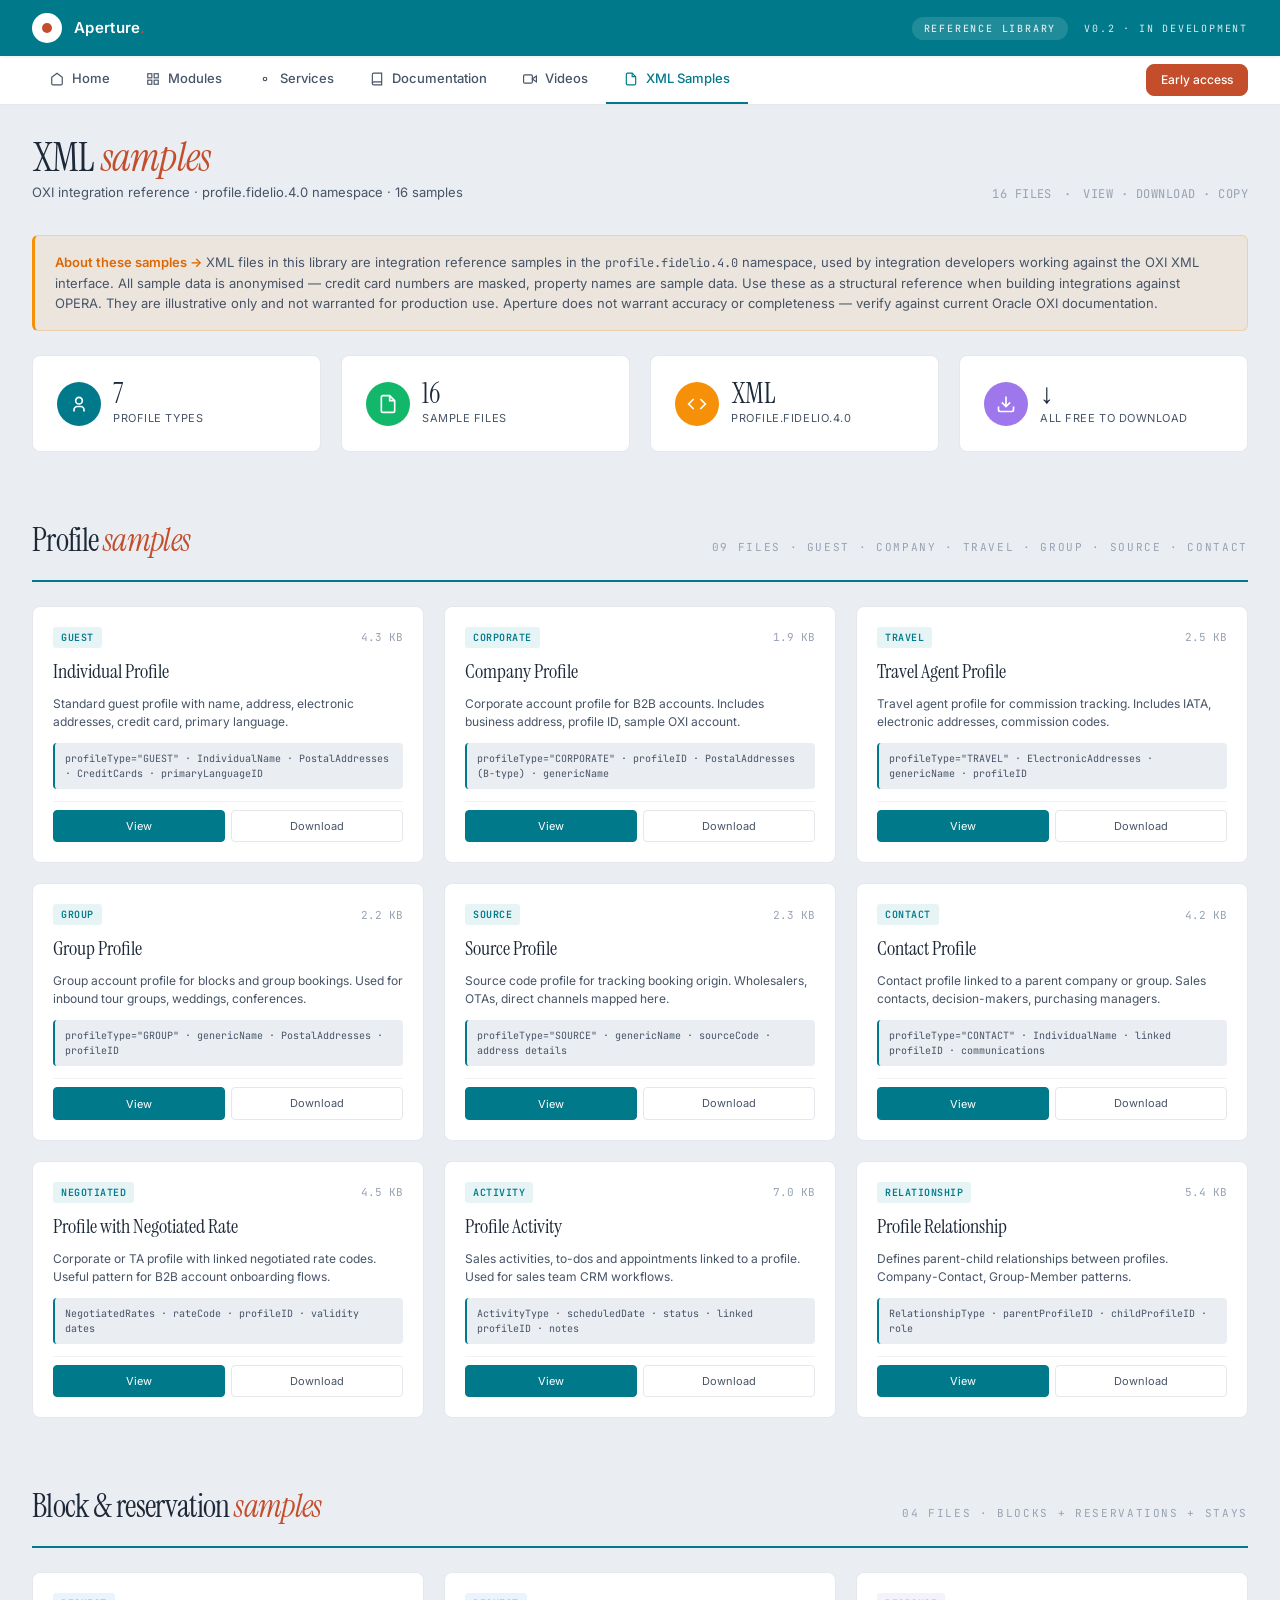
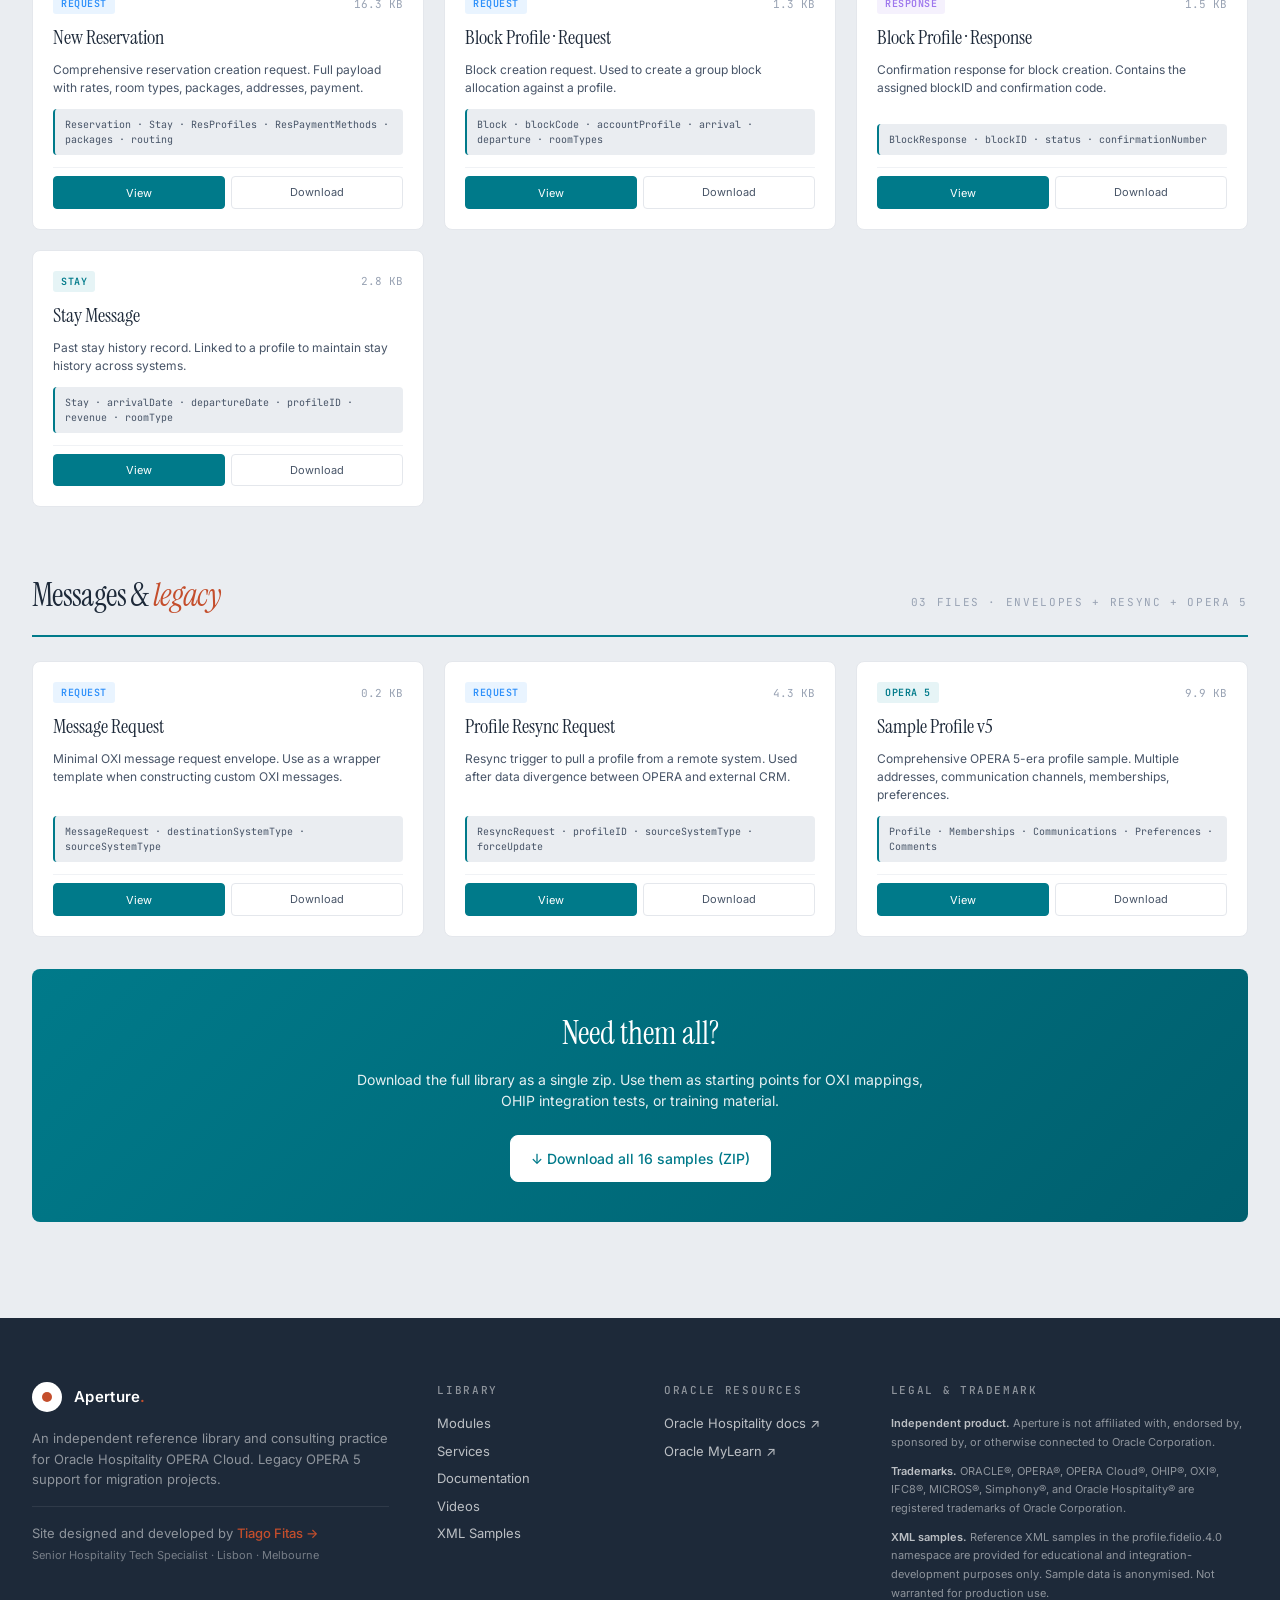
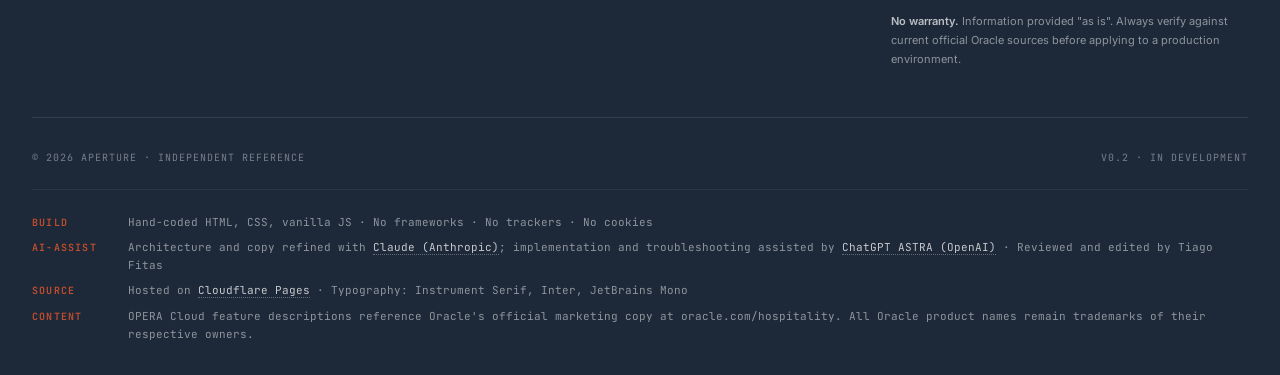
<file: xml-library.html>
<!DOCTYPE html>
<html lang="en">
<head>
<meta charset="UTF-8">
<meta name="viewport" content="width=device-width, initial-scale=1.0">
<title>XML Samples · Aperture</title>
<meta name="description" content="OXI integration XML samples in profile.fidelio.4.0 namespace. Profile, reservation, block, message request templates ready to download.">
<link rel="preconnect" href="https://fonts.googleapis.com">
<link href="https://fonts.googleapis.com/css2?family=Instrument+Serif&family=JetBrains+Mono:wght@400;500;600&family=Inter:wght@400;500;600;700&display=swap" rel="stylesheet">
<link rel="stylesheet" href="assets/styles.css">
</head>
<body>

<header class="topbar">
  <div class="topbar-inner">
    <a href="index.html" class="brand"><div class="brand-mark"></div><span class="name">Aperture<span class="dot">.</span></span></a>
    <div class="topbar-meta">
      <span class="pill">REFERENCE LIBRARY</span>
      <span>v0.2 · IN DEVELOPMENT</span>
    </div>
  </div>
</header>

<nav class="menubar">
  <div class="menubar-inner">
    <a href="index.html" class="menu-link"><svg viewBox="0 0 24 24" fill="none" stroke="currentColor" stroke-width="2"><path d="M3 9l9-7 9 7v11a2 2 0 01-2 2H5a2 2 0 01-2-2z"/></svg>Home</a>
    <a href="modules.html" class="menu-link"><svg viewBox="0 0 24 24" fill="none" stroke="currentColor" stroke-width="2"><rect x="3" y="3" width="7" height="7"/><rect x="14" y="3" width="7" height="7"/><rect x="3" y="14" width="7" height="7"/><rect x="14" y="14" width="7" height="7"/></svg>Modules</a>
    <a href="services.html" class="menu-link"><svg viewBox="0 0 24 24" fill="none" stroke="currentColor" stroke-width="2"><circle cx="12" cy="12" r="3"/></svg>Services</a>
    <a href="resources.html" class="menu-link"><svg viewBox="0 0 24 24" fill="none" stroke="currentColor" stroke-width="2"><path d="M4 19.5A2.5 2.5 0 016.5 17H20"/><path d="M6.5 2H20v20H6.5A2.5 2.5 0 014 19.5v-15A2.5 2.5 0 016.5 2z"/></svg>Documentation</a>
    <a href="videos.html" class="menu-link"><svg viewBox="0 0 24 24" fill="none" stroke="currentColor" stroke-width="2"><polygon points="23 7 16 12 23 17 23 7"/><rect x="1" y="5" width="15" height="14" rx="2"/></svg>Videos</a>
    <a href="xml-library.html" class="menu-link active"><svg viewBox="0 0 24 24" fill="none" stroke="currentColor" stroke-width="2"><path d="M14 2H6a2 2 0 00-2 2v16a2 2 0 002 2h12a2 2 0 002-2V8z"/><path d="M14 2v6h6"/></svg>XML Samples</a>
    <div class="menubar-actions">
      <a href="index.html#waitlist" class="btn btn-accent" style="padding: 6px 14px; font-size: 12px;">Early access</a>
    </div>
  </div>
</nav>

<div class="page">

  <div class="page-header">
    <div>
      <h1>XML <span class="accent">samples</span></h1>
      <p class="subtitle">OXI integration reference · profile.fidelio.4.0 namespace · 16 samples</p>
    </div>
    <div class="page-header-meta">
      <span>16 FILES</span>
      <span>·</span>
      <span>VIEW · DOWNLOAD · COPY</span>
    </div>
  </div>

  <div class="disclaimer">
    <strong>About these samples →</strong> XML files in this library are integration reference samples in the <span style="font-family: 'JetBrains Mono', monospace; font-size: 12px;">profile.fidelio.4.0</span> namespace, used by integration developers working against the OXI XML interface. All sample data is anonymised — credit card numbers are masked, property names are sample data. Use these as a structural reference when building integrations against OPERA. They are illustrative only and not warranted for production use. Aperture does not warrant accuracy or completeness — verify against current Oracle OXI documentation.
  </div>

  <!-- STAT TILES -->
  <div class="tiles">
    <div class="tile span-3">
      <div class="stat">
        <div class="stat-icon teal"><svg viewBox="0 0 24 24"><circle cx="12" cy="8" r="4"/><path d="M6 21v-2a4 4 0 014-4h4a4 4 0 014 4v2"/></svg></div>
        <div><div class="stat-num">7</div><div class="stat-label">Profile types</div></div>
      </div>
    </div>
    <div class="tile span-3">
      <div class="stat">
        <div class="stat-icon green"><svg viewBox="0 0 24 24"><path d="M14 2H6a2 2 0 00-2 2v16a2 2 0 002 2h12a2 2 0 002-2V8z M14 2v6h6"/></svg></div>
        <div><div class="stat-num">16</div><div class="stat-label">Sample files</div></div>
      </div>
    </div>
    <div class="tile span-3">
      <div class="stat">
        <div class="stat-icon orange"><svg viewBox="0 0 24 24"><polyline points="16 18 22 12 16 6"/><polyline points="8 6 2 12 8 18"/></svg></div>
        <div><div class="stat-num">XML</div><div class="stat-label">profile.fidelio.4.0</div></div>
      </div>
    </div>
    <div class="tile span-3">
      <div class="stat">
        <div class="stat-icon purple"><svg viewBox="0 0 24 24"><path d="M21 15v4a2 2 0 01-2 2H5a2 2 0 01-2-2v-4M7 10l5 5 5-5M12 15V3"/></svg></div>
        <div><div class="stat-num">↓</div><div class="stat-label">All free to download</div></div>
      </div>
    </div>
  </div>

  <!-- PROFILES -->
  <div class="section-head">
    <h2>Profile <span class="accent">samples</span></h2>
    <span class="count">09 FILES · GUEST · COMPANY · TRAVEL · GROUP · SOURCE · CONTACT</span>
  </div>
  <div class="tiles">

    <div class="tile span-4 xml-card" data-name="individual profile guest">
      <div class="head"><span class="tag">GUEST</span><span class="size">4.3 KB</span></div>
      <h4>Individual Profile</h4>
      <p class="desc">Standard guest profile with name, address, electronic addresses, credit card, primary language.</p>
      <div class="fields">profileType="GUEST" · IndividualName · PostalAddresses · CreditCards · primaryLanguageID</div>
      <div class="actions">
        <button class="xml-btn primary" onclick="viewXml('xml-library/Individual_Profile.xml', 'Individual Profile')">View</button>
        <a class="xml-btn" href="xml-library/Individual_Profile.xml" download>Download</a>
      </div>
    </div>

    <div class="tile span-4 xml-card" data-name="company profile corporate">
      <div class="head"><span class="tag">CORPORATE</span><span class="size">1.9 KB</span></div>
      <h4>Company Profile</h4>
      <p class="desc">Corporate account profile for B2B accounts. Includes business address, profile ID, sample OXI account.</p>
      <div class="fields">profileType="CORPORATE" · profileID · PostalAddresses (B-type) · genericName</div>
      <div class="actions">
        <button class="xml-btn primary" onclick="viewXml('xml-library/Company_Profile.xml', 'Company Profile')">View</button>
        <a class="xml-btn" href="xml-library/Company_Profile.xml" download>Download</a>
      </div>
    </div>

    <div class="tile span-4 xml-card" data-name="travel agent ta profile">
      <div class="head"><span class="tag">TRAVEL</span><span class="size">2.5 KB</span></div>
      <h4>Travel Agent Profile</h4>
      <p class="desc">Travel agent profile for commission tracking. Includes IATA, electronic addresses, commission codes.</p>
      <div class="fields">profileType="TRAVEL" · ElectronicAddresses · genericName · profileID</div>
      <div class="actions">
        <button class="xml-btn primary" onclick="viewXml('xml-library/Travel_Agent_Profile.xml', 'Travel Agent Profile')">View</button>
        <a class="xml-btn" href="xml-library/Travel_Agent_Profile.xml" download>Download</a>
      </div>
    </div>

    <div class="tile span-4 xml-card" data-name="group profile">
      <div class="head"><span class="tag">GROUP</span><span class="size">2.2 KB</span></div>
      <h4>Group Profile</h4>
      <p class="desc">Group account profile for blocks and group bookings. Used for inbound tour groups, weddings, conferences.</p>
      <div class="fields">profileType="GROUP" · genericName · PostalAddresses · profileID</div>
      <div class="actions">
        <button class="xml-btn primary" onclick="viewXml('xml-library/Group_Profile.xml', 'Group Profile')">View</button>
        <a class="xml-btn" href="xml-library/Group_Profile.xml" download>Download</a>
      </div>
    </div>

    <div class="tile span-4 xml-card" data-name="source profile">
      <div class="head"><span class="tag">SOURCE</span><span class="size">2.3 KB</span></div>
      <h4>Source Profile</h4>
      <p class="desc">Source code profile for tracking booking origin. Wholesalers, OTAs, direct channels mapped here.</p>
      <div class="fields">profileType="SOURCE" · genericName · sourceCode · address details</div>
      <div class="actions">
        <button class="xml-btn primary" onclick="viewXml('xml-library/Source_Profile.xml', 'Source Profile')">View</button>
        <a class="xml-btn" href="xml-library/Source_Profile.xml" download>Download</a>
      </div>
    </div>

    <div class="tile span-4 xml-card" data-name="contact profile">
      <div class="head"><span class="tag">CONTACT</span><span class="size">4.2 KB</span></div>
      <h4>Contact Profile</h4>
      <p class="desc">Contact profile linked to a parent company or group. Sales contacts, decision-makers, purchasing managers.</p>
      <div class="fields">profileType="CONTACT" · IndividualName · linked profileID · communications</div>
      <div class="actions">
        <button class="xml-btn primary" onclick="viewXml('xml-library/Contact_Profile.xml', 'Contact Profile')">View</button>
        <a class="xml-btn" href="xml-library/Contact_Profile.xml" download>Download</a>
      </div>
    </div>

    <div class="tile span-4 xml-card" data-name="profile negotiated rate">
      <div class="head"><span class="tag">NEGOTIATED</span><span class="size">4.5 KB</span></div>
      <h4>Profile with Negotiated Rate</h4>
      <p class="desc">Corporate or TA profile with linked negotiated rate codes. Useful pattern for B2B account onboarding flows.</p>
      <div class="fields">NegotiatedRates · rateCode · profileID · validity dates</div>
      <div class="actions">
        <button class="xml-btn primary" onclick="viewXml('xml-library/Profile_With_Negotiated_Rate.xml', 'Profile with Negotiated Rate')">View</button>
        <a class="xml-btn" href="xml-library/Profile_With_Negotiated_Rate.xml" download>Download</a>
      </div>
    </div>

    <div class="tile span-4 xml-card" data-name="profile activity sales">
      <div class="head"><span class="tag">ACTIVITY</span><span class="size">7.0 KB</span></div>
      <h4>Profile Activity</h4>
      <p class="desc">Sales activities, to-dos and appointments linked to a profile. Used for sales team CRM workflows.</p>
      <div class="fields">ActivityType · scheduledDate · status · linked profileID · notes</div>
      <div class="actions">
        <button class="xml-btn primary" onclick="viewXml('xml-library/Profile_Activity.xml', 'Profile Activity')">View</button>
        <a class="xml-btn" href="xml-library/Profile_Activity.xml" download>Download</a>
      </div>
    </div>

    <div class="tile span-4 xml-card" data-name="profile relationship">
      <div class="head"><span class="tag">RELATIONSHIP</span><span class="size">5.4 KB</span></div>
      <h4>Profile Relationship</h4>
      <p class="desc">Defines parent-child relationships between profiles. Company-Contact, Group-Member patterns.</p>
      <div class="fields">RelationshipType · parentProfileID · childProfileID · role</div>
      <div class="actions">
        <button class="xml-btn primary" onclick="viewXml('xml-library/Profile_New_Relationship.xml', 'Profile Relationship')">View</button>
        <a class="xml-btn" href="xml-library/Profile_New_Relationship.xml" download>Download</a>
      </div>
    </div>

  </div>

  <!-- BLOCKS + RESERVATIONS -->
  <div class="section-head">
    <h2>Block & reservation <span class="accent">samples</span></h2>
    <span class="count">04 FILES · BLOCKS + RESERVATIONS + STAYS</span>
  </div>
  <div class="tiles">

    <div class="tile span-4 xml-card" data-name="new reservation">
      <div class="head"><span class="tag req">REQUEST</span><span class="size">16.3 KB</span></div>
      <h4>New Reservation</h4>
      <p class="desc">Comprehensive reservation creation request. Full payload with rates, room types, packages, addresses, payment.</p>
      <div class="fields">Reservation · Stay · ResProfiles · ResPaymentMethods · packages · routing</div>
      <div class="actions">
        <button class="xml-btn primary" onclick="viewXml('xml-library/New_Reservation.xml', 'New Reservation')">View</button>
        <a class="xml-btn" href="xml-library/New_Reservation.xml" download>Download</a>
      </div>
    </div>

    <div class="tile span-4 xml-card" data-name="block profile request">
      <div class="head"><span class="tag req">REQUEST</span><span class="size">1.3 KB</span></div>
      <h4>Block Profile · Request</h4>
      <p class="desc">Block creation request. Used to create a group block allocation against a profile.</p>
      <div class="fields">Block · blockCode · accountProfile · arrival · departure · roomTypes</div>
      <div class="actions">
        <button class="xml-btn primary" onclick="viewXml('xml-library/Block_Profile.xml', 'Block Profile Request')">View</button>
        <a class="xml-btn" href="xml-library/Block_Profile.xml" download>Download</a>
      </div>
    </div>

    <div class="tile span-4 xml-card" data-name="block profile response">
      <div class="head"><span class="tag res">RESPONSE</span><span class="size">1.5 KB</span></div>
      <h4>Block Profile · Response</h4>
      <p class="desc">Confirmation response for block creation. Contains the assigned blockID and confirmation code.</p>
      <div class="fields">BlockResponse · blockID · status · confirmationNumber</div>
      <div class="actions">
        <button class="xml-btn primary" onclick="viewXml('xml-library/Block_Profile_Response.xml', 'Block Profile Response')">View</button>
        <a class="xml-btn" href="xml-library/Block_Profile_Response.xml" download>Download</a>
      </div>
    </div>

    <div class="tile span-4 xml-card" data-name="stay message">
      <div class="head"><span class="tag">STAY</span><span class="size">2.8 KB</span></div>
      <h4>Stay Message</h4>
      <p class="desc">Past stay history record. Linked to a profile to maintain stay history across systems.</p>
      <div class="fields">Stay · arrivalDate · departureDate · profileID · revenue · roomType</div>
      <div class="actions">
        <button class="xml-btn primary" onclick="viewXml('xml-library/Stay_Message.xml', 'Stay Message')">View</button>
        <a class="xml-btn" href="xml-library/Stay_Message.xml" download>Download</a>
      </div>
    </div>

  </div>

  <!-- MESSAGES + LEGACY -->
  <div class="section-head">
    <h2>Messages & <span class="accent">legacy</span></h2>
    <span class="count">03 FILES · ENVELOPES + RESYNC + OPERA 5</span>
  </div>
  <div class="tiles">

    <div class="tile span-4 xml-card" data-name="message request">
      <div class="head"><span class="tag req">REQUEST</span><span class="size">0.2 KB</span></div>
      <h4>Message Request</h4>
      <p class="desc">Minimal OXI message request envelope. Use as a wrapper template when constructing custom OXI messages.</p>
      <div class="fields">MessageRequest · destinationSystemType · sourceSystemType</div>
      <div class="actions">
        <button class="xml-btn primary" onclick="viewXml('xml-library/Message_Request.xml', 'Message Request')">View</button>
        <a class="xml-btn" href="xml-library/Message_Request.xml" download>Download</a>
      </div>
    </div>

    <div class="tile span-4 xml-card" data-name="profile resync request">
      <div class="head"><span class="tag req">REQUEST</span><span class="size">4.3 KB</span></div>
      <h4>Profile Resync Request</h4>
      <p class="desc">Resync trigger to pull a profile from a remote system. Used after data divergence between OPERA and external CRM.</p>
      <div class="fields">ResyncRequest · profileID · sourceSystemType · forceUpdate</div>
      <div class="actions">
        <button class="xml-btn primary" onclick="viewXml('xml-library/Profile_Resync_Request.xml', 'Profile Resync Request')">View</button>
        <a class="xml-btn" href="xml-library/Profile_Resync_Request.xml" download>Download</a>
      </div>
    </div>

    <div class="tile span-4 xml-card" data-name="sample profile v5 opera 5">
      <div class="head"><span class="tag">OPERA 5</span><span class="size">9.9 KB</span></div>
      <h4>Sample Profile v5</h4>
      <p class="desc">Comprehensive OPERA 5-era profile sample. Multiple addresses, communication channels, memberships, preferences.</p>
      <div class="fields">Profile · Memberships · Communications · Preferences · Comments</div>
      <div class="actions">
        <button class="xml-btn primary" onclick="viewXml('xml-library/Sample_Profile_v5.xml', 'Sample Profile v5')">View</button>
        <a class="xml-btn" href="xml-library/Sample_Profile_v5.xml" download>Download</a>
      </div>
    </div>

  </div>

  <!-- DOWNLOAD ALL -->
  <div class="tile span-12" style="background: linear-gradient(135deg, var(--teal) 0%, var(--teal-dark) 100%); color: white; padding: 40px; text-align: center; border: none; margin-top: 24px;">
    <h3 style="font-family: 'Instrument Serif', Georgia, serif; font-size: 32px; margin-bottom: 12px; font-weight: 400;">Need them all?</h3>
    <p style="font-size: 14px; opacity: 0.9; margin-bottom: 24px; max-width: 600px; margin-left: auto; margin-right: auto;">Download the full library as a single zip. Use them as starting points for OXI mappings, OHIP integration tests, or training material.</p>
    <a href="xml-library.zip" download class="btn" style="background: white; color: var(--teal); border-color: white;">↓ Download all 16 samples (ZIP)</a>
  </div>

</div>

<!-- VIEW MODAL -->
<div class="modal-bg" id="xmlModal" onclick="if(event.target.id==='xmlModal')closeXml()">
  <div class="modal">
    <div class="modal-head">
      <h3 id="modalTitle">Sample</h3>
      <div style="display: flex; gap: 8px;">
        <button class="xml-btn" onclick="copyXml()">Copy</button>
        <button class="modal-close" onclick="closeXml()">×</button>
      </div>
    </div>
    <div class="modal-body"><pre id="modalContent">Loading...</pre></div>
  </div>
</div>

<footer class="footer">
  <div class="footer-inner">
    <div class="footer-grid">
      <div class="footer-brand">
        <a href="index.html" class="brand"><div class="brand-mark"></div><span class="name">Aperture<span class="dot">.</span></span></a>
        <p class="blurb">An independent reference library and consulting practice for Oracle Hospitality OPERA Cloud. Legacy OPERA 5 support for migration projects.</p>
        <p class="blurb" style="margin-top: 16px; padding-top: 16px; border-top: 1px solid rgba(255,255,255,0.08);">Site designed and developed by <a href="https://www.linkedin.com/in/tiagofitas76/" target="_blank" rel="noopener" style="color: var(--accent); text-decoration: none; font-weight: 500;">Tiago Fitas →</a><br><span style="font-size: 11px; color: rgba(255,255,255,0.4);">Senior Hospitality Tech Specialist · Lisbon &middot; Melbourne</span></p>
      </div>
      <div>
        <h4>Library</h4>
        <ul>
          <li><a href="modules.html">Modules</a></li>
          <li><a href="services.html">Services</a></li>
          <li><a href="resources.html">Documentation</a></li>
          <li><a href="videos.html">Videos</a></li>
          <li><a href="xml-library.html">XML Samples</a></li>
        </ul>
      </div>
      <div>
        <h4>Oracle Resources</h4>
        <ul>
          <li><a href="https://docs.oracle.com/en/industries/hospitality/" target="_blank" rel="noopener">Oracle Hospitality docs ↗</a></li>
          <li><a href="https://learn.oracle.com" target="_blank" rel="noopener">Oracle MyLearn ↗</a></li>
        </ul>
      </div>
      <div>
        <h4>Legal & Trademark</h4>
        <div class="footer-legal">
          <p><strong>Independent product.</strong> Aperture is not affiliated with, endorsed by, sponsored by, or otherwise connected to Oracle Corporation.</p>
          <p><strong>Trademarks.</strong> ORACLE®, OPERA®, OPERA Cloud®, OHIP®, OXI®, IFC8®, MICROS®, Simphony®, and Oracle Hospitality® are registered trademarks of Oracle Corporation.</p>
          <p><strong>XML samples.</strong> Reference XML samples in the profile.fidelio.4.0 namespace are provided for educational and integration-development purposes only. Sample data is anonymised. Not warranted for production use.</p>
          <p><strong>No warranty.</strong> Information provided "as is". Always verify against current official Oracle sources before applying to a production environment.</p>
        </div>
      </div>
    </div>
    <div class="footer-bottom">
      <div>© 2026 APERTURE · INDEPENDENT REFERENCE</div>
      <div>v0.2 · IN DEVELOPMENT</div>
    </div>
    <div class="footer-credits">
      <div class="credits-line">
        <span class="credits-label">BUILD</span>
        <span>Hand-coded HTML, CSS, vanilla JS &middot; No frameworks &middot; No trackers &middot; No cookies</span>
      </div>
      <div class="credits-line">
        <span class="credits-label">AI-ASSIST</span>
        <span>Architecture and copy refined with <a href="https://www.anthropic.com/claude" target="_blank" rel="noopener">Claude (Anthropic)</a>; implementation and troubleshooting assisted by <a href="https://chatgpt.com/" target="_blank" rel="noopener">ChatGPT ASTRA (OpenAI)</a> &middot; Reviewed and edited by Tiago Fitas</span>
      </div>
      <div class="credits-line">
        <span class="credits-label">SOURCE</span>
        <span>Hosted on <a href="https://pages.cloudflare.com" target="_blank" rel="noopener">Cloudflare Pages</a> &middot; Typography: Instrument Serif, Inter, JetBrains Mono</span>
      </div>
      <div class="credits-line">
        <span class="credits-label">CONTENT</span>
        <span>OPERA Cloud feature descriptions reference Oracle's official marketing copy at oracle.com/hospitality. All Oracle product names remain trademarks of their respective owners.</span>
      </div>
    </div>

  </div>
</footer>

<script>
var currentXml = '';
function viewXml(path, title) {
  document.getElementById('modalTitle').textContent = title;
  document.getElementById('modalContent').textContent = 'Loading...';
  document.getElementById('xmlModal').classList.add('open');
  fetch(path).then(function(r){ return r.text(); }).then(function(t){
    currentXml = t;
    document.getElementById('modalContent').textContent = t;
  }).catch(function(){
    document.getElementById('modalContent').textContent = 'Could not load file. Try Download instead.';
  });
}
function closeXml() { document.getElementById('xmlModal').classList.remove('open'); }
function copyXml() {
  navigator.clipboard.writeText(currentXml).then(function(){ alert('XML copied to clipboard'); });
}
document.addEventListener('keydown', function(e) { if (e.key === 'Escape') closeXml(); });
</script>

</body>
</html>
</file>
<file: assets/styles.css>
:root {
  --bg: #eaedf1;
  --surface: #ffffff;
  --ink: #1d2939;
  --ink-soft: #475467;
  --muted: #98a2b3;
  --line: #e4e7ec;
  --line-soft: #f0f2f5;
  --teal: #007a8a;
  --teal-dark: #005f6e;
  --teal-soft: #e6f4f6;
  --stat-green: #12b76a;
  --stat-blue: #2e90fa;
  --stat-red: #f04438;
  --stat-orange: #f79009;
  --stat-purple: #9e77ed;
  --stat-amber: #dc6803;
  --accent: #c44e2c;
  --accent-soft: #fef0e9;
}

* { box-sizing: border-box; margin: 0; padding: 0; }
html, body {
  background: var(--bg);
  color: var(--ink);
  font-family: 'Inter', -apple-system, BlinkMacSystemFont, sans-serif;
  font-size: 14px;
  line-height: 1.5;
  -webkit-font-smoothing: antialiased;
}
body { min-height: 100vh; }
/* Lock scroll while intro is visible (mobile fix) */
body.intro-active { overflow: hidden; height: 100vh; }
a { color: inherit; text-decoration: none; }
.serif { font-family: 'Instrument Serif', Georgia, serif; font-weight: 400; }
.mono { font-family: 'JetBrains Mono', ui-monospace, monospace; }

/* CINEMATIC BOOT INTRO - matches library background, deeper tone */
#intro {
  position: fixed; inset: 0;
  background: #e1e5ea;
  z-index: 9999;
  overflow: hidden;
  transition: opacity 0.8s ease;
  font-family: 'JetBrains Mono', monospace;
  color: #1d2939;
}
#intro.fading { opacity: 0; pointer-events: none; }

#intro::before {
  content: '';
  position: absolute; inset: 0;
  background:
    radial-gradient(circle at 50% 50%, rgba(196,78,44,0.07) 0%, transparent 60%),
    radial-gradient(circle at 80% 20%, rgba(0,122,138,0.06) 0%, transparent 50%),
    linear-gradient(180deg, #e1e5ea 0%, #d4d9df 100%);
  pointer-events: none;
}

#intro::after {
  content: '';
  position: absolute; inset: 0;
  background-image:
    linear-gradient(rgba(0,0,0,0.025) 1px, transparent 1px),
    linear-gradient(90deg, rgba(0,0,0,0.025) 1px, transparent 1px);
  background-size: 40px 40px;
  pointer-events: none;
}

/* TOP BAR INSIDE INTRO */
.boot-topbar {
  position: absolute; top: 0; left: 0; right: 0;
  padding: 24px 32px;
  display: flex;
  justify-content: space-between;
  align-items: center;
  font-size: 10px;
  letter-spacing: 0.2em;
  text-transform: uppercase;
  color: rgba(29,41,57,0.5);
  z-index: 2;
  border-bottom: 1px solid rgba(29,41,57,0.08);
}
.boot-topbar .left, .boot-topbar .right { display: flex; gap: 24px; align-items: center; }
.boot-topbar .accent { color: #c44e2c; font-weight: 600; }
.boot-topbar #boot-clock { color: #1d2939; font-weight: 500; letter-spacing: 0.15em; }

/* CENTRE STAGE */
.boot-stage {
  position: relative;
  min-height: 100vh;
  display: grid;
  grid-template-columns: 1fr 1fr 1fr;
  align-items: center;
  padding: 80px 48px 48px;
  z-index: 1;
}

.boot-left {
  font-size: 10px;
  letter-spacing: 0.18em;
  text-transform: uppercase;
  color: rgba(29,41,57,0.5);
  line-height: 2;
}
.boot-left .label { color: rgba(29,41,57,0.4); display: block; margin-top: 16px; margin-bottom: 4px; font-size: 9px; }
.boot-left .value { color: #1d2939; font-weight: 500; letter-spacing: 0.12em; display: block; }
.boot-left .value.accent { color: #c44e2c; font-weight: 600; }

/* GLOBE CENTRE */
.boot-centre {
  display: flex;
  flex-direction: column;
  align-items: center;
  justify-content: center;
  gap: 32px;
}
#boot-globe {
  width: 320px; height: 320px;
  filter: drop-shadow(0 0 24px rgba(196,78,44,0.18));
}

.boot-brand {
  text-align: center;
}
.boot-brand-name {
  font-family: 'Instrument Serif', Georgia, serif;
  font-size: 56px;
  line-height: 1;
  color: #1d2939;
  letter-spacing: -0.02em;
  font-weight: 400;
}
.boot-brand-name .dot { color: #c44e2c; }
.boot-brand-tag {
  font-family: 'JetBrains Mono', monospace;
  font-size: 10px;
  letter-spacing: 0.32em;
  color: rgba(29,41,57,0.5);
  text-transform: uppercase;
  margin-top: 12px;
}

/* RIGHT - STATUS LIST */
.boot-right {
  display: flex;
  flex-direction: column;
  align-items: flex-end;
  gap: 12px;
}
.boot-status-head {
  font-size: 10px;
  letter-spacing: 0.2em;
  color: rgba(29,41,57,0.4);
  text-transform: uppercase;
  margin-bottom: 8px;
  width: 100%;
  text-align: right;
  padding-bottom: 8px;
  border-bottom: 1px solid rgba(29,41,57,0.1);
}
#status-list {
  width: 100%;
  display: flex;
  flex-direction: column;
  gap: 8px;
}
.status-line {
  display: grid;
  grid-template-columns: 14px 1fr auto;
  gap: 10px;
  align-items: center;
  font-size: 10px;
  letter-spacing: 0.08em;
  color: rgba(29,41,57,0.4);
  opacity: 0;
  transform: translateX(20px);
  transition: opacity 0.3s ease, transform 0.3s ease;
}
.status-line.active {
  opacity: 1;
  transform: translateX(0);
  color: rgba(29,41,57,0.85);
}
.status-line .status-dot {
  width: 6px; height: 6px;
  border-radius: 50%;
  background: rgba(29,41,57,0.2);
  transition: background 0.3s ease, box-shadow 0.3s ease;
}
.status-line.active .status-dot {
  background: #12b76a;
  box-shadow: 0 0 8px rgba(18,183,106,0.6);
}
.status-line .status-txt { text-align: left; }
.status-line .status-ok {
  font-size: 9px;
  font-weight: 600;
  letter-spacing: 0.15em;
  color: #12b76a;
  opacity: 0;
  transition: opacity 0.3s ease 0.1s;
}
.status-line.active .status-ok { opacity: 1; }
.status-line.done .status-dot { background: #c44e2c; box-shadow: 0 0 12px rgba(196,78,44,0.7); }
.status-line.done .status-ok { color: #c44e2c; }
.status-line.done { color: #1d2939; font-weight: 500; }

/* BOTTOM BAR - SYSTEM INFO + ENTER */
.boot-bottom {
  position: absolute;
  bottom: 0; left: 0; right: 0;
  padding: 24px 32px;
  display: flex;
  justify-content: space-between;
  align-items: center;
  border-top: 1px solid rgba(29,41,57,0.08);
  z-index: 2;
  background: rgba(225,229,234,0.85);
  backdrop-filter: blur(8px);
}
.boot-system-info {
  font-size: 9px;
  letter-spacing: 0.18em;
  text-transform: uppercase;
  color: rgba(29,41,57,0.5);
  line-height: 1.7;
}

.intro-enter {
  background: #007a8a;
  color: white;
  border: none;
  padding: 16px 36px;
  font-family: 'Inter', sans-serif;
  font-size: 13px;
  font-weight: 600;
  letter-spacing: 0.08em;
  border-radius: 999px;
  cursor: pointer;
  transition: all 0.25s ease;
  display: inline-flex;
  align-items: center;
  gap: 12px;
  text-transform: uppercase;
  opacity: 0.3;
  pointer-events: none;
}
.intro-enter.ready {
  opacity: 1;
  pointer-events: auto;
  animation: enterReady 1.6s ease-in-out infinite;
}
.intro-enter:hover {
  background: #005f6e;
  transform: translateY(-2px);
  box-shadow: 0 12px 32px rgba(0,122,138,0.35);
}
.intro-enter:disabled { cursor: not-allowed; }
.intro-pulse {
  width: 8px; height: 8px;
  border-radius: 50%;
  background: #12b76a;
}
.intro-enter.ready .intro-pulse {
  animation: dotpulse 1.6s infinite;
}
@keyframes dotpulse {
  0% { box-shadow: 0 0 0 0 rgba(18,183,106,0.7); }
  70% { box-shadow: 0 0 0 10px rgba(18,183,106,0); }
  100% { box-shadow: 0 0 0 0 rgba(18,183,106,0); }
}
@keyframes enterReady {
  0%, 100% { box-shadow: 0 0 0 0 rgba(0,122,138,0.4); }
  50% { box-shadow: 0 0 0 12px rgba(0,122,138,0); }
}

/* RESPONSIVE */
@media (max-width: 900px) {
  .boot-stage { grid-template-columns: 1fr; gap: 32px; padding: 80px 24px 100px; }
  .boot-left, .boot-right { align-items: center; text-align: center; }
  .boot-right { align-items: stretch; }
  #boot-globe { width: 240px; height: 240px; }
  .boot-brand-name { font-size: 42px; }
  .boot-bottom { flex-direction: column; gap: 16px; padding: 16px; }
  .boot-system-info { text-align: center; font-size: 8px; }
}

.topbar {
  background: var(--teal); color: white;
  position: sticky; top: 0; z-index: 50;
  box-shadow: 0 1px 3px rgba(0,0,0,0.08);
}
.topbar-inner {
  max-width: 1400px; margin: 0 auto;
  padding: 0 32px; height: 56px;
  display: flex; align-items: center; justify-content: space-between;
}
.brand {
  display: flex; align-items: center; gap: 12px;
  font-weight: 600; font-size: 15px;
  letter-spacing: 0.02em;
}
.brand-mark {
  width: 30px; height: 30px;
  border-radius: 50%;
  background: white;
  display: flex; align-items: center; justify-content: center;
}
.brand-mark::before {
  content: ''; width: 10px; height: 10px;
  background: var(--accent);
  border-radius: 50%;
}
.brand .name { color: white; }
.brand .name .dot { color: var(--accent); }

.topbar-meta {
  font-family: 'JetBrains Mono', monospace;
  font-size: 10px;
  letter-spacing: 0.18em;
  text-transform: uppercase;
  opacity: 0.85;
  display: flex; align-items: center; gap: 16px;
}
.topbar-meta .pill {
  padding: 4px 12px;
  background: rgba(255,255,255,0.15);
  border-radius: 999px;
  font-weight: 500;
}

.menubar {
  background: white;
  border-bottom: 1px solid var(--line);
  position: sticky; top: 56px; z-index: 49;
}
.menubar-inner {
  max-width: 1400px; margin: 0 auto;
  padding: 0 32px;
  display: flex; align-items: center;
  height: 48px;
  overflow-x: auto;
  scrollbar-width: none;
}
.menubar-inner::-webkit-scrollbar { display: none; }
.menu-link {
  padding: 0 18px; height: 48px;
  display: flex; align-items: center; gap: 8px;
  font-size: 13px; font-weight: 500;
  color: var(--ink-soft);
  border-bottom: 2px solid transparent;
  transition: all 0.15s ease;
  white-space: nowrap;
}
.menu-link:hover { color: var(--teal); background: var(--teal-soft); }
.menu-link.active { color: var(--teal); border-bottom-color: var(--teal); }
.menu-link svg { width: 14px; height: 14px; flex-shrink: 0; }
.menubar-actions { margin-left: auto; display: flex; gap: 8px; align-items: center; }

.page { max-width: 1400px; margin: 0 auto; padding: 32px; }

.page-header {
  display: flex; justify-content: space-between;
  align-items: flex-end;
  margin-bottom: 32px;
  flex-wrap: wrap; gap: 16px;
}
.page-header h1 {
  font-family: 'Instrument Serif', Georgia, serif;
  font-size: 40px; line-height: 1; font-weight: 400;
  letter-spacing: -0.02em; margin-bottom: 6px;
}
.page-header h1 .accent { color: var(--accent); font-style: italic; }
.page-header .subtitle { font-size: 13px; color: var(--ink-soft); }
.page-header-meta {
  display: flex; gap: 12px; align-items: center;
  font-size: 12px; color: var(--muted);
  font-family: 'JetBrains Mono', monospace;
  letter-spacing: 0.04em;
}

.tiles {
  display: grid;
  grid-template-columns: repeat(12, 1fr);
  gap: 20px;
  margin-bottom: 32px;
}
.tile {
  grid-column: span 4;
  background: var(--surface);
  border: 1px solid var(--line);
  border-radius: 8px;
  padding: 24px;
  transition: all 0.2s ease;
}
.tile.span-3 { grid-column: span 3; }
.tile.span-4 { grid-column: span 4; }
.tile.span-6 { grid-column: span 6; }
.tile.span-8 { grid-column: span 8; }
.tile.span-12 { grid-column: span 12; }
.tile:hover {
  border-color: var(--teal);
  box-shadow: 0 4px 16px rgba(0,122,138,0.08);
}

.stats { display: flex; gap: 24px; align-items: center; flex-wrap: wrap; }
.stat { display: flex; align-items: center; gap: 12px; flex: 1; min-width: 100px; }
.stat-icon {
  width: 44px; height: 44px;
  border-radius: 50%;
  display: flex; align-items: center; justify-content: center;
  color: white; flex-shrink: 0;
}
.stat-icon svg { width: 20px; height: 20px; stroke: white; fill: none; stroke-width: 2; }
.stat-icon.green { background: var(--stat-green); }
.stat-icon.blue { background: var(--stat-blue); }
.stat-icon.red { background: var(--stat-red); }
.stat-icon.orange { background: var(--stat-orange); }
.stat-icon.purple { background: var(--stat-purple); }
.stat-icon.teal { background: var(--teal); }
.stat-num {
  font-family: 'Instrument Serif', Georgia, serif;
  font-size: 28px; line-height: 1; color: var(--ink);
}
.stat-label {
  font-size: 11px; color: var(--ink-soft);
  text-transform: uppercase;
  letter-spacing: 0.05em; margin-top: 2px;
}

.module-tile {
  background: var(--surface);
  border: 1px solid var(--line);
  border-radius: 8px;
  padding: 24px;
  transition: all 0.2s ease;
  display: flex; flex-direction: column;
  gap: 14px; height: 100%;
}
.module-tile:hover {
  border-color: var(--teal);
  transform: translateY(-2px);
  box-shadow: 0 8px 24px rgba(0,122,138,0.08);
}
.module-tile .head { display: flex; align-items: center; gap: 12px; }
.module-tile .icon {
  width: 40px; height: 40px;
  border-radius: 50%;
  display: flex; align-items: center; justify-content: center;
  flex-shrink: 0; color: white;
}
.module-tile .icon svg { width: 18px; height: 18px; stroke: white; fill: none; stroke-width: 2; }
.module-tile .icon.green { background: var(--stat-green); }
.module-tile .icon.blue { background: var(--stat-blue); }
.module-tile .icon.red { background: var(--stat-red); }
.module-tile .icon.orange { background: var(--stat-orange); }
.module-tile .icon.purple { background: var(--stat-purple); }
.module-tile .icon.teal { background: var(--teal); }
.module-tile .icon.amber { background: var(--stat-amber); }
.module-tile .icon.dark { background: var(--ink); }
.module-tile h3 { font-size: 16px; font-weight: 600; color: var(--ink); line-height: 1.2; }
.module-tile .menu-path {
  font-family: 'JetBrains Mono', monospace;
  font-size: 11px;
  color: var(--teal);
  background: var(--teal-soft);
  padding: 6px 10px;
  border-radius: 4px;
  letter-spacing: 0.02em;
  border-left: 2px solid var(--teal);
}
.module-tile .desc {
  font-size: 13px; color: var(--ink-soft);
  line-height: 1.55; flex: 1;
}
.module-tile ul { list-style: none; font-size: 12px; color: var(--ink-soft); }
.module-tile ul li {
  padding: 3px 0 3px 16px;
  position: relative; line-height: 1.5;
}
.module-tile ul li::before {
  content: '→';
  position: absolute; left: 0;
  color: var(--teal);
}
.module-tile .foot {
  display: flex; justify-content: space-between; align-items: center;
  padding-top: 12px;
  border-top: 1px solid var(--line-soft);
  font-family: 'JetBrains Mono', monospace;
  font-size: 10px;
  text-transform: uppercase;
  letter-spacing: 0.1em;
  color: var(--muted);
}
.module-tile .foot .badge { color: var(--teal); font-weight: 600; }
.module-tile .foot .badge.upcoming { color: var(--stat-orange); }

.section-head {
  display: flex; justify-content: space-between; align-items: baseline;
  padding: 32px 0 16px;
  border-bottom: 2px solid var(--teal);
  margin-bottom: 24px;
}
.section-head h2 {
  font-family: 'Instrument Serif', Georgia, serif;
  font-size: 32px; font-weight: 400;
  letter-spacing: -0.02em;
}
.section-head h2 .accent { color: var(--accent); font-style: italic; }
.section-head .count {
  font-family: 'JetBrains Mono', monospace;
  font-size: 11px; color: var(--muted);
  letter-spacing: 0.15em; text-transform: uppercase;
}

.section-intro {
  font-size: 15px; color: var(--ink-soft);
  line-height: 1.6; max-width: 720px;
  margin-bottom: 24px;
}

.hero {
  background: var(--surface);
  border: 1px solid var(--line);
  border-radius: 12px;
  padding: 64px 48px;
  margin-bottom: 32px;
  position: relative; overflow: hidden;
}
.hero::before {
  content: '';
  position: absolute;
  top: 0; right: 0;
  width: 400px; height: 400px;
  background: radial-gradient(circle, var(--teal-soft) 0%, transparent 70%);
  pointer-events: none;
}
.hero-content { position: relative; max-width: 800px; }
.hero-eyebrow {
  display: inline-flex; align-items: center; gap: 8px;
  padding: 6px 12px;
  background: var(--teal-soft);
  color: var(--teal-dark);
  font-family: 'JetBrains Mono', monospace;
  font-size: 11px; letter-spacing: 0.1em;
  text-transform: uppercase;
  border-radius: 999px;
  margin-bottom: 24px;
  font-weight: 600;
}
.hero-eyebrow .dot {
  width: 6px; height: 6px;
  background: var(--stat-green);
  border-radius: 50%;
}
.hero h1 {
  font-family: 'Instrument Serif', Georgia, serif;
  font-size: clamp(48px, 7vw, 80px);
  line-height: 1; letter-spacing: -0.03em;
  font-weight: 400;
  margin-bottom: 24px;
}
.hero h1 .accent { color: var(--accent); font-style: italic; }
.hero p.lead {
  font-size: 18px; color: var(--ink-soft);
  line-height: 1.55;
  margin-bottom: 32px;
  max-width: 600px;
}
.hero .ctas { display: flex; gap: 12px; flex-wrap: wrap; }

.btn {
  display: inline-flex; align-items: center; gap: 8px;
  padding: 12px 20px;
  font-family: 'Inter', sans-serif;
  font-size: 14px; font-weight: 500;
  border-radius: 8px;
  border: 1px solid transparent;
  cursor: pointer;
  transition: all 0.15s ease;
  text-decoration: none;
}
.btn-primary {
  background: var(--teal); color: white;
  border-color: var(--teal);
}
.btn-primary:hover {
  background: var(--teal-dark);
  border-color: var(--teal-dark);
  transform: translateY(-1px);
  box-shadow: 0 4px 12px rgba(0,122,138,0.25);
}
.btn-secondary {
  background: white; color: var(--ink);
  border-color: var(--line);
}
.btn-secondary:hover { border-color: var(--teal); color: var(--teal); }
.btn-accent {
  background: var(--accent); color: white;
  border-color: var(--accent);
}
.btn-accent:hover { background: #a83d1f; border-color: #a83d1f; transform: translateY(-1px); }
.btn-ghost { background: transparent; color: white; border-color: rgba(255,255,255,0.3); }
.btn-ghost:hover { background: rgba(255,255,255,0.1); }

.fiscal-card {
  background: var(--surface);
  border: 1px solid var(--line);
  border-left: 4px solid var(--teal);
  border-radius: 8px;
  padding: 28px;
  height: 100%;
}
.fiscal-card.pt { border-left-color: #2e7d32; }
.fiscal-card.es { border-left-color: #c62828; }
.fiscal-flag {
  font-family: 'JetBrains Mono', monospace;
  font-size: 11px;
  letter-spacing: 0.15em;
  text-transform: uppercase;
  margin-bottom: 8px;
  font-weight: 600;
}
.fiscal-card.pt .fiscal-flag { color: #2e7d32; }
.fiscal-card.es .fiscal-flag { color: #c62828; }
.fiscal-card h3 {
  font-family: 'Instrument Serif', Georgia, serif;
  font-size: 28px;
  margin-bottom: 12px;
  font-weight: 400;
  letter-spacing: -0.01em;
}
.fiscal-card .lead {
  font-size: 14px; color: var(--ink-soft);
  line-height: 1.6; margin-bottom: 20px;
}
.fiscal-list { list-style: none; margin-bottom: 16px; }
.fiscal-list li {
  padding: 10px 0;
  border-bottom: 1px solid var(--line-soft);
  display: grid;
  grid-template-columns: 200px 1fr;
  gap: 12px;
  align-items: center;
}
.fiscal-list li:last-child { border-bottom: none; }
.fiscal-list .code {
  font-family: 'JetBrains Mono', monospace;
  font-size: 11px;
  color: var(--teal-dark);
  font-weight: 600;
  background: var(--teal-soft);
  padding: 4px 8px;
  border-radius: 3px;
  text-align: left;
  letter-spacing: 0.02em;
  width: fit-content;
}
.fiscal-list .label { font-size: 13px; color: var(--ink-soft); line-height: 1.4; }
.fiscal-note {
  margin-top: 16px;
  padding: 14px 16px;
  background: var(--teal-soft);
  border-radius: 6px;
  font-size: 12px;
  line-height: 1.6;
  color: var(--ink-soft);
}
.fiscal-note strong { color: var(--teal-dark); font-weight: 600; }

.video-card {
  background: var(--surface);
  border: 1px solid var(--line);
  border-radius: 8px;
  overflow: hidden;
  transition: all 0.2s;
  display: flex;
  flex-direction: column;
}
.video-card:hover {
  border-color: var(--teal);
  transform: translateY(-2px);
  box-shadow: 0 8px 20px rgba(0,122,138,0.1);
}
.video-thumb {
  aspect-ratio: 16/9;
  background: linear-gradient(135deg, var(--ink) 0%, var(--teal) 100%);
  position: relative;
  display: flex; align-items: center; justify-content: center;
}
.video-thumb .play {
  width: 48px; height: 48px;
  border-radius: 50%;
  background: rgba(255,255,255,0.2);
  border: 2px solid rgba(255,255,255,0.6);
  display: flex; align-items: center; justify-content: center;
  backdrop-filter: blur(8px);
}
.video-thumb .play svg { fill: white; width: 16px; height: 16px; margin-left: 2px; }
.video-meta { padding: 16px; flex: 1; display: flex; flex-direction: column; gap: 8px; }
.video-meta h5 { font-size: 14px; font-weight: 600; line-height: 1.3; color: var(--ink); }
.video-meta .src {
  font-family: 'JetBrains Mono', monospace;
  font-size: 10px; color: var(--muted);
  letter-spacing: 0.1em; text-transform: uppercase;
  margin-top: auto;
  display: flex; justify-content: space-between;
}

.resource-card {
  background: var(--surface);
  border: 1px solid var(--line);
  border-radius: 8px;
  padding: 24px;
  transition: all 0.2s;
  display: flex; flex-direction: column;
  gap: 14px; height: 100%;
}
.resource-card:hover {
  border-color: var(--teal);
  transform: translateY(-2px);
  box-shadow: 0 8px 20px rgba(0,122,138,0.08);
}
.resource-card .head {
  display: flex; justify-content: space-between; align-items: center;
  font-family: 'JetBrains Mono', monospace;
  font-size: 10px; letter-spacing: 0.1em;
  text-transform: uppercase; color: var(--muted);
}
.resource-card .badge {
  padding: 3px 8px;
  background: var(--teal-soft);
  color: var(--teal);
  border-radius: 4px;
  font-weight: 600;
}
.resource-card h4 { font-size: 16px; font-weight: 600; line-height: 1.3; color: var(--ink); }
.resource-card .desc {
  font-size: 13px; color: var(--ink-soft);
  line-height: 1.55; flex: 1;
}
.resource-card .commentary {
  font-size: 12px; color: var(--accent);
  border-left: 2px solid var(--accent);
  padding: 8px 0 8px 12px;
  font-style: italic; line-height: 1.5;
}
.resource-card .link {
  display: flex; justify-content: space-between; align-items: center;
  padding-top: 12px;
  border-top: 1px solid var(--line-soft);
  font-family: 'JetBrains Mono', monospace;
  font-size: 11px; letter-spacing: 0.1em;
  color: var(--teal); font-weight: 600;
}

.xml-card {
  background: var(--surface);
  border: 1px solid var(--line);
  border-radius: 8px;
  padding: 20px;
  transition: all 0.2s;
  display: flex; flex-direction: column;
  gap: 12px; height: 100%;
}
.xml-card:hover {
  border-color: var(--teal);
  transform: translateY(-2px);
  box-shadow: 0 4px 16px rgba(0,122,138,0.08);
}
.xml-card .head { display: flex; justify-content: space-between; align-items: center; }
.xml-card .tag {
  font-family: 'JetBrains Mono', monospace;
  font-size: 10px;
  padding: 3px 8px;
  background: var(--teal-soft);
  color: var(--teal);
  border-radius: 3px;
  letter-spacing: 0.05em;
  font-weight: 600;
}
.xml-card .tag.req { background: rgba(46,144,250,0.1); color: var(--stat-blue); }
.xml-card .tag.res { background: rgba(158,119,237,0.1); color: var(--stat-purple); }
.xml-card .size {
  font-family: 'JetBrains Mono', monospace;
  font-size: 11px; color: var(--muted);
}
.xml-card h4 {
  font-family: 'Instrument Serif', Georgia, serif;
  font-size: 20px; line-height: 1.15;
  color: var(--ink); font-weight: 400;
}
.xml-card .desc {
  font-size: 12px; color: var(--ink-soft);
  line-height: 1.5; flex: 1;
}
.xml-card .fields {
  font-family: 'JetBrains Mono', monospace;
  font-size: 10px; color: var(--ink-soft);
  padding: 8px 10px;
  background: var(--bg);
  border-radius: 4px;
  border-left: 2px solid var(--teal);
  line-height: 1.5;
}
.xml-card .actions {
  display: flex; gap: 6px;
  padding-top: 8px;
  border-top: 1px solid var(--line-soft);
}
.xml-btn {
  flex: 1;
  font-size: 11px;
  padding: 7px 10px;
  border-radius: 4px;
  border: 1px solid var(--line);
  background: white;
  color: var(--ink-soft);
  cursor: pointer;
  font-family: inherit;
  text-decoration: none;
  display: inline-flex; align-items: center; justify-content: center;
  gap: 4px;
  transition: all 0.15s;
}
.xml-btn:hover { border-color: var(--teal); color: var(--teal); }
.xml-btn.primary { background: var(--teal); color: white; border-color: var(--teal); }
.xml-btn.primary:hover { background: var(--teal-dark); border-color: var(--teal-dark); }

.disclaimer {
  background: rgba(247,144,9,0.08);
  border: 1px solid rgba(247,144,9,0.25);
  border-left: 3px solid var(--stat-orange);
  border-radius: 6px;
  padding: 16px 20px;
  margin-bottom: 24px;
  font-size: 13px; line-height: 1.6;
  color: var(--ink-soft);
}
.disclaimer strong { color: var(--stat-amber); font-weight: 600; }

.form-card {
  background: var(--ink);
  color: white;
  border-radius: 12px;
  padding: 48px;
  margin-bottom: 32px;
}
.form-card .eyebrow {
  font-family: 'JetBrains Mono', monospace;
  font-size: 11px;
  letter-spacing: 0.2em;
  color: var(--accent-soft);
  text-transform: uppercase;
  margin-bottom: 16px;
  font-weight: 600;
}
.form-card h2 {
  font-family: 'Instrument Serif', Georgia, serif;
  font-size: clamp(36px, 5vw, 56px);
  line-height: 1;
  margin-bottom: 16px;
  font-weight: 400;
  letter-spacing: -0.02em;
}
.form-card p {
  font-size: 16px;
  color: rgba(255,255,255,0.7);
  margin-bottom: 32px;
  max-width: 560px;
  line-height: 1.6;
}
.form-card form { display: flex; flex-direction: column; gap: 20px; }
.form-row { display: grid; grid-template-columns: 1fr 1fr; gap: 20px; }
.form-input {
  background: rgba(255,255,255,0.05);
  border: 1px solid rgba(255,255,255,0.15);
  border-radius: 6px;
  padding: 14px 16px;
  font-size: 14px; color: white;
  font-family: inherit;
  outline: none;
  transition: all 0.15s;
  width: 100%;
}
.form-input:focus { border-color: var(--accent); background: rgba(255,255,255,0.08); }
.form-input::placeholder { color: rgba(255,255,255,0.4); }
.form-input option { color: var(--ink); background: white; }
.form-foot {
  display: flex;
  justify-content: space-between;
  align-items: center;
  padding-top: 12px;
}
.form-counter {
  font-family: 'JetBrains Mono', monospace;
  font-size: 12px;
  color: rgba(255,255,255,0.6);
}

.footer {
  background: var(--ink);
  color: white;
  padding: 64px 32px 32px;
  margin-top: 64px;
}
.footer-inner { max-width: 1400px; margin: 0 auto; }
.footer-grid {
  display: grid;
  grid-template-columns: 2fr 1fr 1fr 2fr;
  gap: 48px;
  padding-bottom: 48px;
  border-bottom: 1px solid rgba(255,255,255,0.1);
  margin-bottom: 32px;
}
.footer-brand .blurb {
  font-size: 13px;
  color: rgba(255,255,255,0.5);
  line-height: 1.6;
  margin-top: 16px;
}
.footer h4 {
  font-family: 'JetBrains Mono', monospace;
  font-size: 11px;
  letter-spacing: 0.15em;
  text-transform: uppercase;
  color: rgba(255,255,255,0.5);
  margin-bottom: 16px;
  font-weight: 500;
}
.footer ul { list-style: none; display: flex; flex-direction: column; gap: 8px; font-size: 13px; }
.footer ul a { color: rgba(255,255,255,0.7); transition: color 0.15s; }
.footer ul a:hover { color: var(--accent); }
.footer-legal {
  font-size: 11px;
  color: rgba(255,255,255,0.5);
  line-height: 1.7;
  display: flex;
  flex-direction: column;
  gap: 10px;
}
.footer-legal strong { color: rgba(255,255,255,0.7); font-weight: 600; }
.footer-bottom {
  display: flex;
  justify-content: space-between;
  align-items: center;
  font-family: 'JetBrains Mono', monospace;
  font-size: 10px;
  letter-spacing: 0.1em;
  color: rgba(255,255,255,0.4);
  text-transform: uppercase;
}

.footer-credits {
  margin-top: 24px;
  padding-top: 24px;
  border-top: 1px solid rgba(255,255,255,0.06);
  display: flex;
  flex-direction: column;
  gap: 8px;
}
.credits-line {
  display: flex;
  gap: 16px;
  align-items: baseline;
  font-family: 'JetBrains Mono', monospace;
  font-size: 11px;
  line-height: 1.6;
  color: rgba(255,255,255,0.5);
}
.credits-label {
  color: var(--accent);
  font-weight: 600;
  letter-spacing: 0.12em;
  font-size: 10px;
  flex-shrink: 0;
  width: 80px;
  text-transform: uppercase;
}
.credits-line a {
  color: rgba(255,255,255,0.75);
  text-decoration: none;
  border-bottom: 1px dotted rgba(255,255,255,0.3);
  transition: all 0.2s;
}
.credits-line a:hover {
  color: var(--accent);
  border-bottom-color: var(--accent);
}
@media (max-width: 768px) {
  .credits-line { flex-direction: column; gap: 2px; }
  .credits-label { width: auto; }
}

.modal-bg {
  display: none;
  position: fixed; inset: 0;
  background: rgba(0,0,0,0.75);
  z-index: 200;
  align-items: center;
  justify-content: center;
  padding: 32px;
}
.modal-bg.open { display: flex; }
.modal {
  background: white;
  border-radius: 12px;
  max-width: 1000px;
  width: 100%;
  max-height: 85vh;
  display: flex;
  flex-direction: column;
  overflow: hidden;
}
.modal-head {
  padding: 20px 28px;
  border-bottom: 1px solid var(--line);
  display: flex;
  justify-content: space-between;
  align-items: center;
}
.modal-head h3 {
  font-family: 'Instrument Serif', Georgia, serif;
  font-size: 22px;
  font-weight: 400;
}
.modal-close {
  background: transparent;
  border: 1px solid var(--line);
  border-radius: 6px;
  width: 32px;
  height: 32px;
  font-size: 18px;
  cursor: pointer;
  color: var(--ink-soft);
}
.modal-close:hover { background: var(--bg); }
.modal-body {
  flex: 1;
  overflow: auto;
  padding: 0;
  background: #1e293b;
}
.modal-body pre {
  padding: 24px;
  margin: 0;
  font-family: 'JetBrains Mono', monospace;
  font-size: 12px;
  line-height: 1.6;
  color: #e2e8f0;
  white-space: pre-wrap;
  word-break: break-word;
}

@media (max-width: 1024px) {
  .footer-grid { grid-template-columns: 1fr 1fr; gap: 32px; }
  .tile, .tile.span-3, .tile.span-4, .tile.span-6, .tile.span-8 { grid-column: span 6; }
}

@media (max-width: 768px) {
  .page { padding: 16px; }
  .topbar-inner, .menubar-inner { padding: 0 16px; }
  .topbar-meta { display: none; }
  .hero { padding: 32px 24px; }
  .form-card { padding: 24px; }
  .form-row { grid-template-columns: 1fr; }
  .footer-grid { grid-template-columns: 1fr; }
  .footer-bottom { flex-direction: column; gap: 8px; align-items: flex-start; }
  .tile, .tile.span-3, .tile.span-4, .tile.span-6, .tile.span-8 { grid-column: span 12; }
  .fiscal-list li { grid-template-columns: 1fr; gap: 4px; }
  .intro-brand { font-size: 36px; }
}
</file>
<file: assets/copilot.css>
*{box-sizing:border-box}body{margin:0;background:#edf1f4;color:#203044;font:16px/1.65 system-ui,-apple-system,BlinkMacSystemFont,"Segoe UI",sans-serif}a{color:#007f8f}header{background:#007f8f;color:white;padding:20px max(24px,calc((100vw - 1040px)/2));display:flex;justify-content:space-between;gap:24px;align-items:center}header>a{font-size:24px;font-weight:700}header a{color:white;text-decoration:none}nav{display:flex;gap:20px;flex-wrap:wrap;font-size:14px}main{max-width:900px;margin:48px auto;padding:0 24px}h1{font:52px/1.1 Georgia,serif;margin:10px 0 16px}h2{font-size:15px;color:#007785;margin:0 0 10px}.eyebrow{font-size:12px;letter-spacing:2px;color:#007785;font-weight:700}.lead{font-size:19px;max-width:760px}.notice,.footnote{font-size:13px;color:#536477}.notice{border-left:3px solid #007f8f;padding:10px 18px;margin:24px 0}.chat{background:white;border:1px solid #d4dde5;border-radius:18px;overflow:hidden;box-shadow:0 12px 36px #23354a09}#conversation{padding:24px;max-height:560px;overflow:auto}.answer,.question{padding:18px 20px;border-radius:12px;margin-bottom:16px;background:#f3f7f8;overflow-wrap:anywhere}.question{background:#e2f2f3;margin-left:40px}.answer p{white-space:pre-wrap;margin:8px 0}.answer ul{padding-left:22px}.mode{font-size:12px;font-weight:600;color:#657487}.examples{display:flex;flex-wrap:wrap;gap:8px;padding:0 24px 20px}button{font:inherit;cursor:pointer;border:1px solid #bdd2d7;border-radius:8px;background:#f5fafb;color:#006b79;padding:9px 14px}button:hover{background:#e1f0f2}button:disabled{opacity:.55;cursor:wait}form{border-top:1px solid #e0e6eb;padding:24px}label{display:block;font-size:14px;font-weight:600;margin-bottom:8px}textarea{width:100%;resize:vertical;min-height:85px;font:inherit;border:1px solid #a6bac4;border-radius:8px;padding:12px}.actions{display:flex;gap:12px;align-items:center;flex-wrap:wrap;margin-top:12px}#send{background:#007f8f;color:white;border-color:#007f8f}#status{font-size:13px}a:focus-visible,button:focus-visible,textarea:focus-visible{outline:3px solid #e18e38;outline-offset:3px}.footnote{margin-top:24px}@media(max-width:600px){header{align-items:flex-start;flex-direction:column;padding:18px 20px;gap:8px}nav{gap:16px}main{margin:28px auto;padding:0 16px}h1{font-size:40px}#conversation,form{padding:16px}.examples{padding:0 16px 16px}.question{margin-left:16px}.lead{font-size:17px}}
</file>
